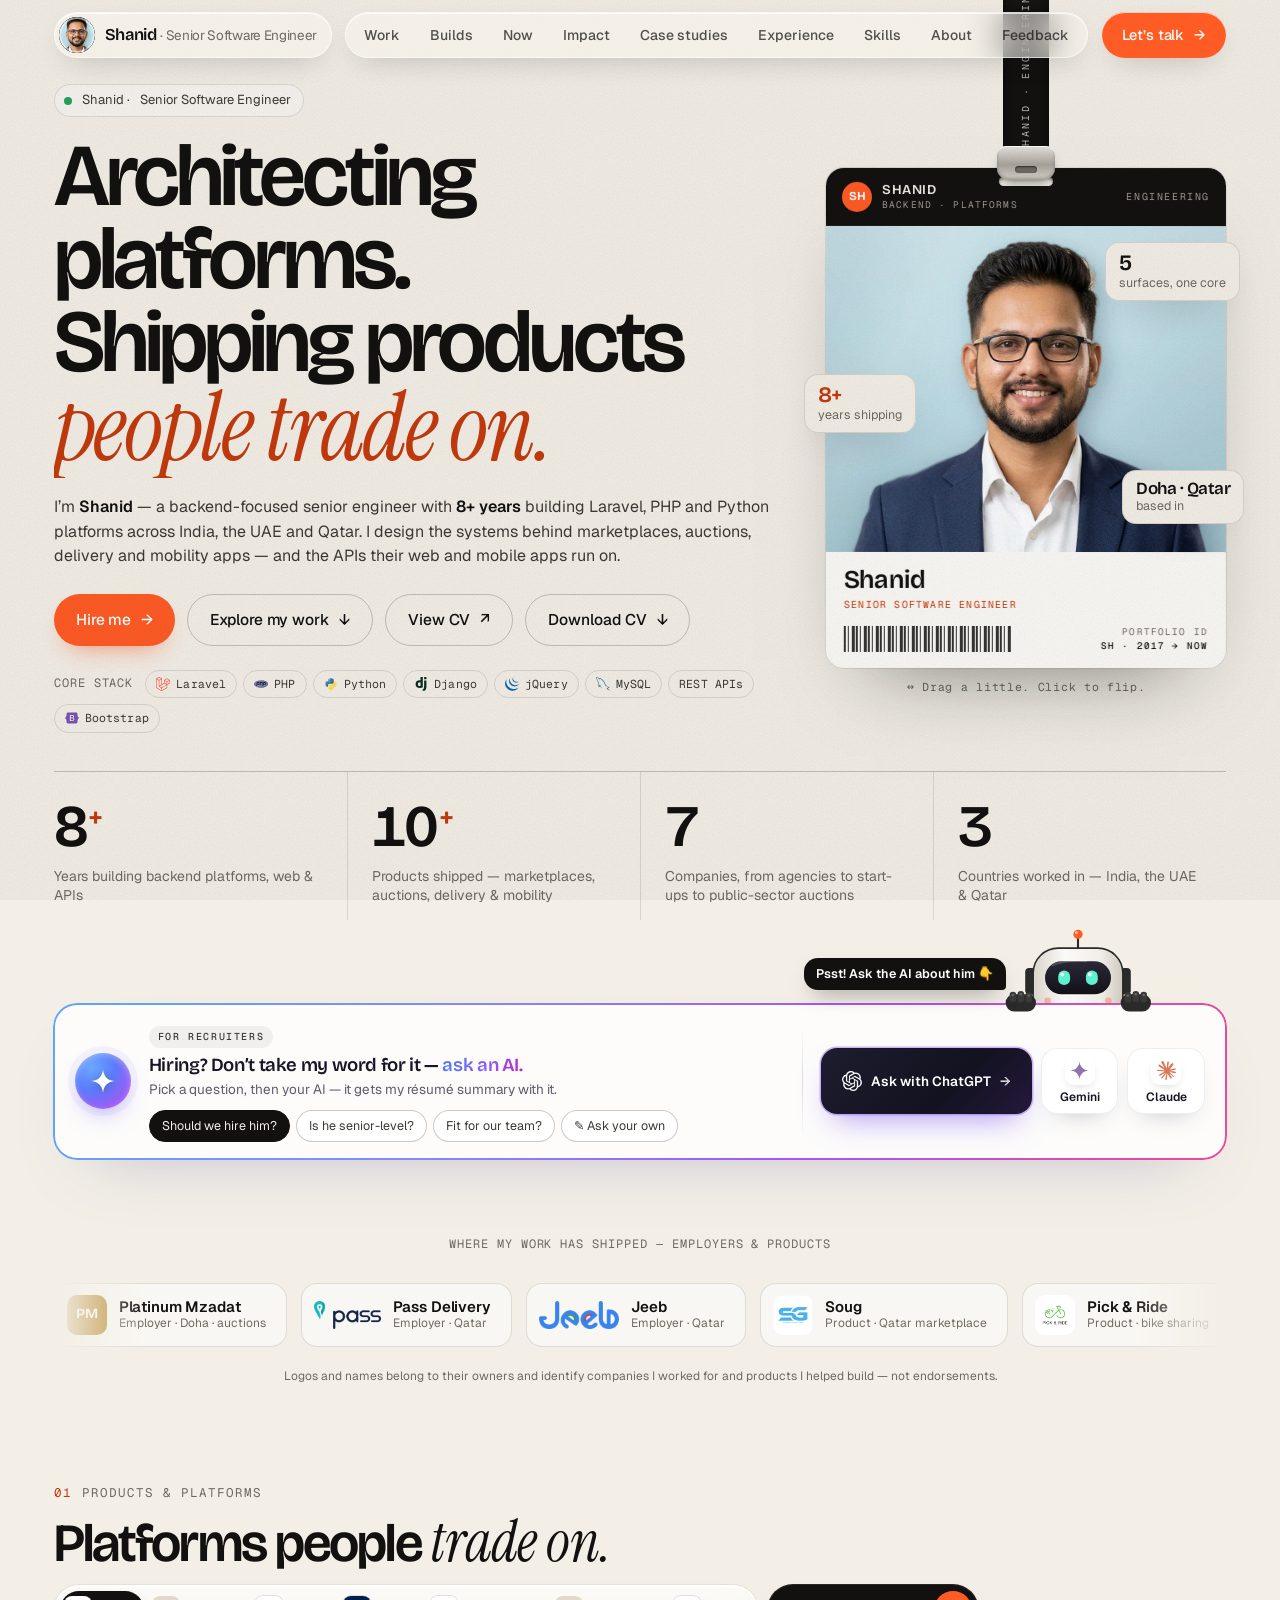
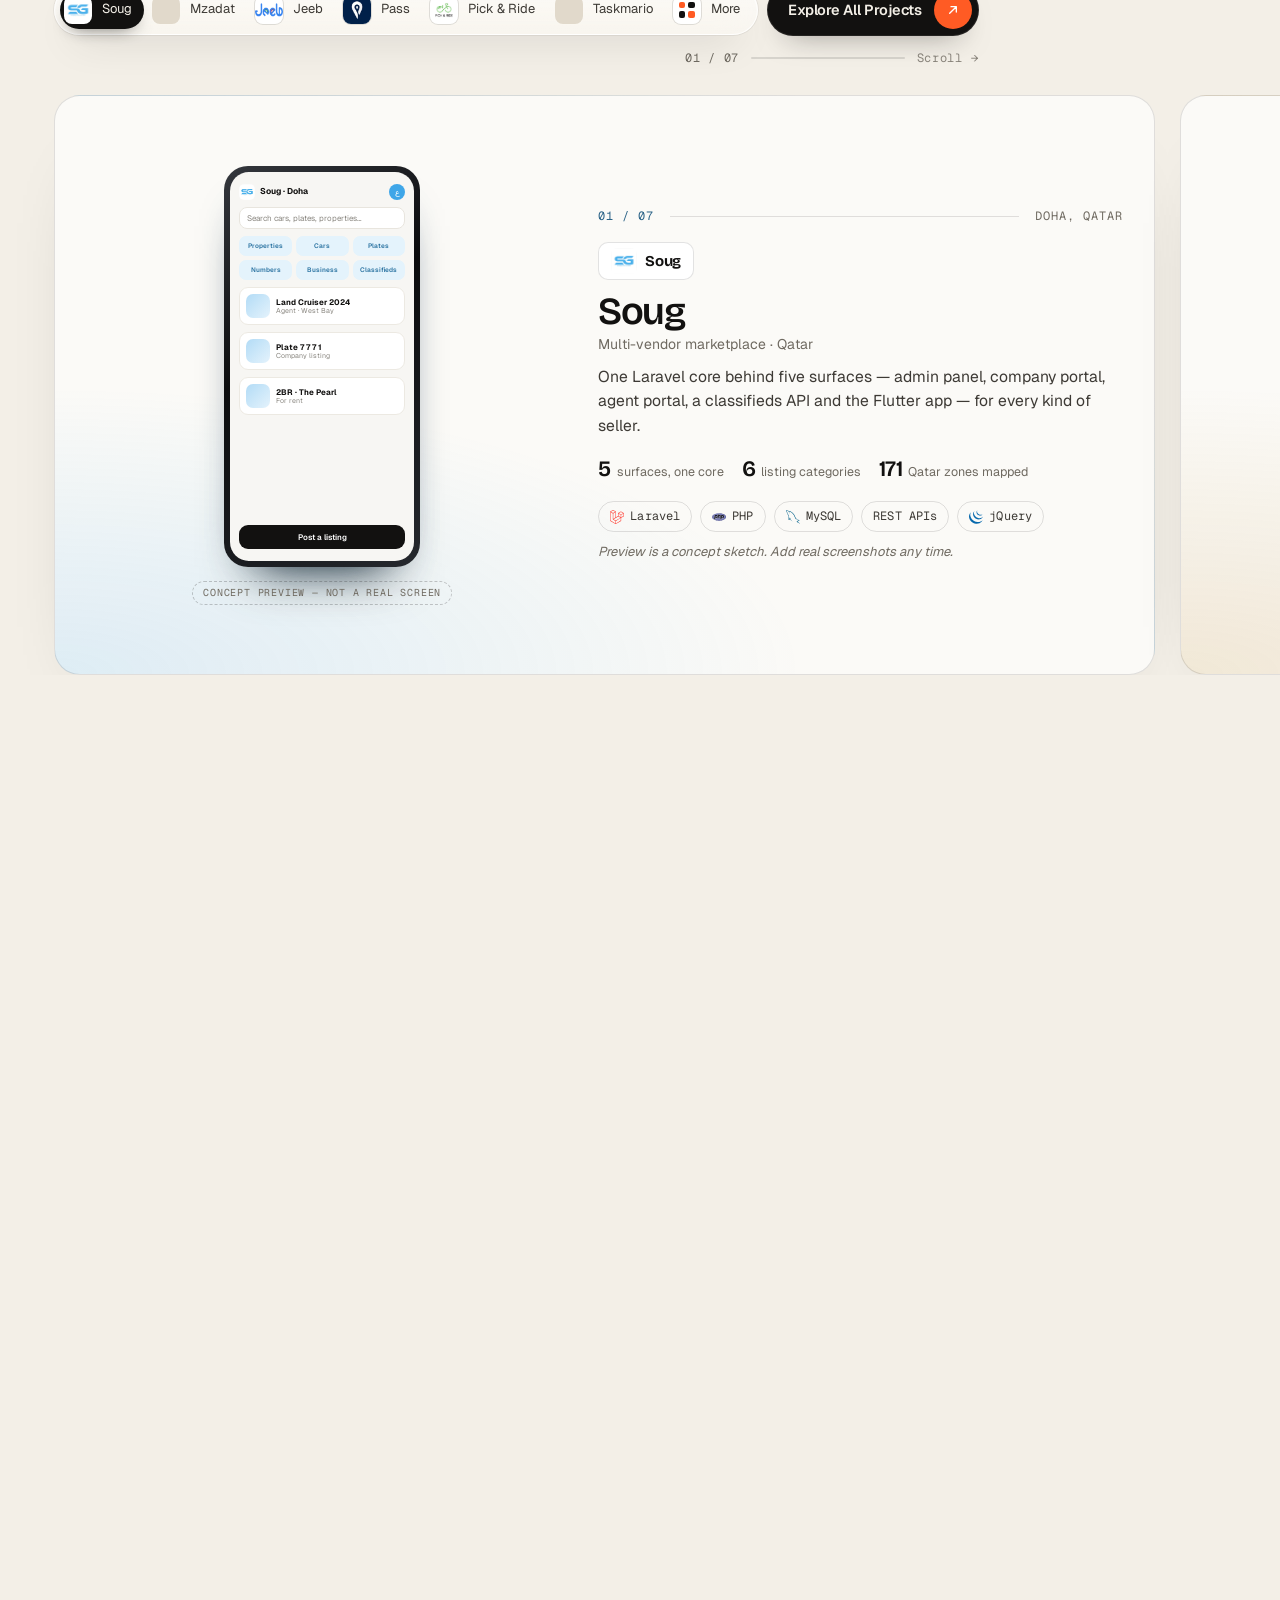
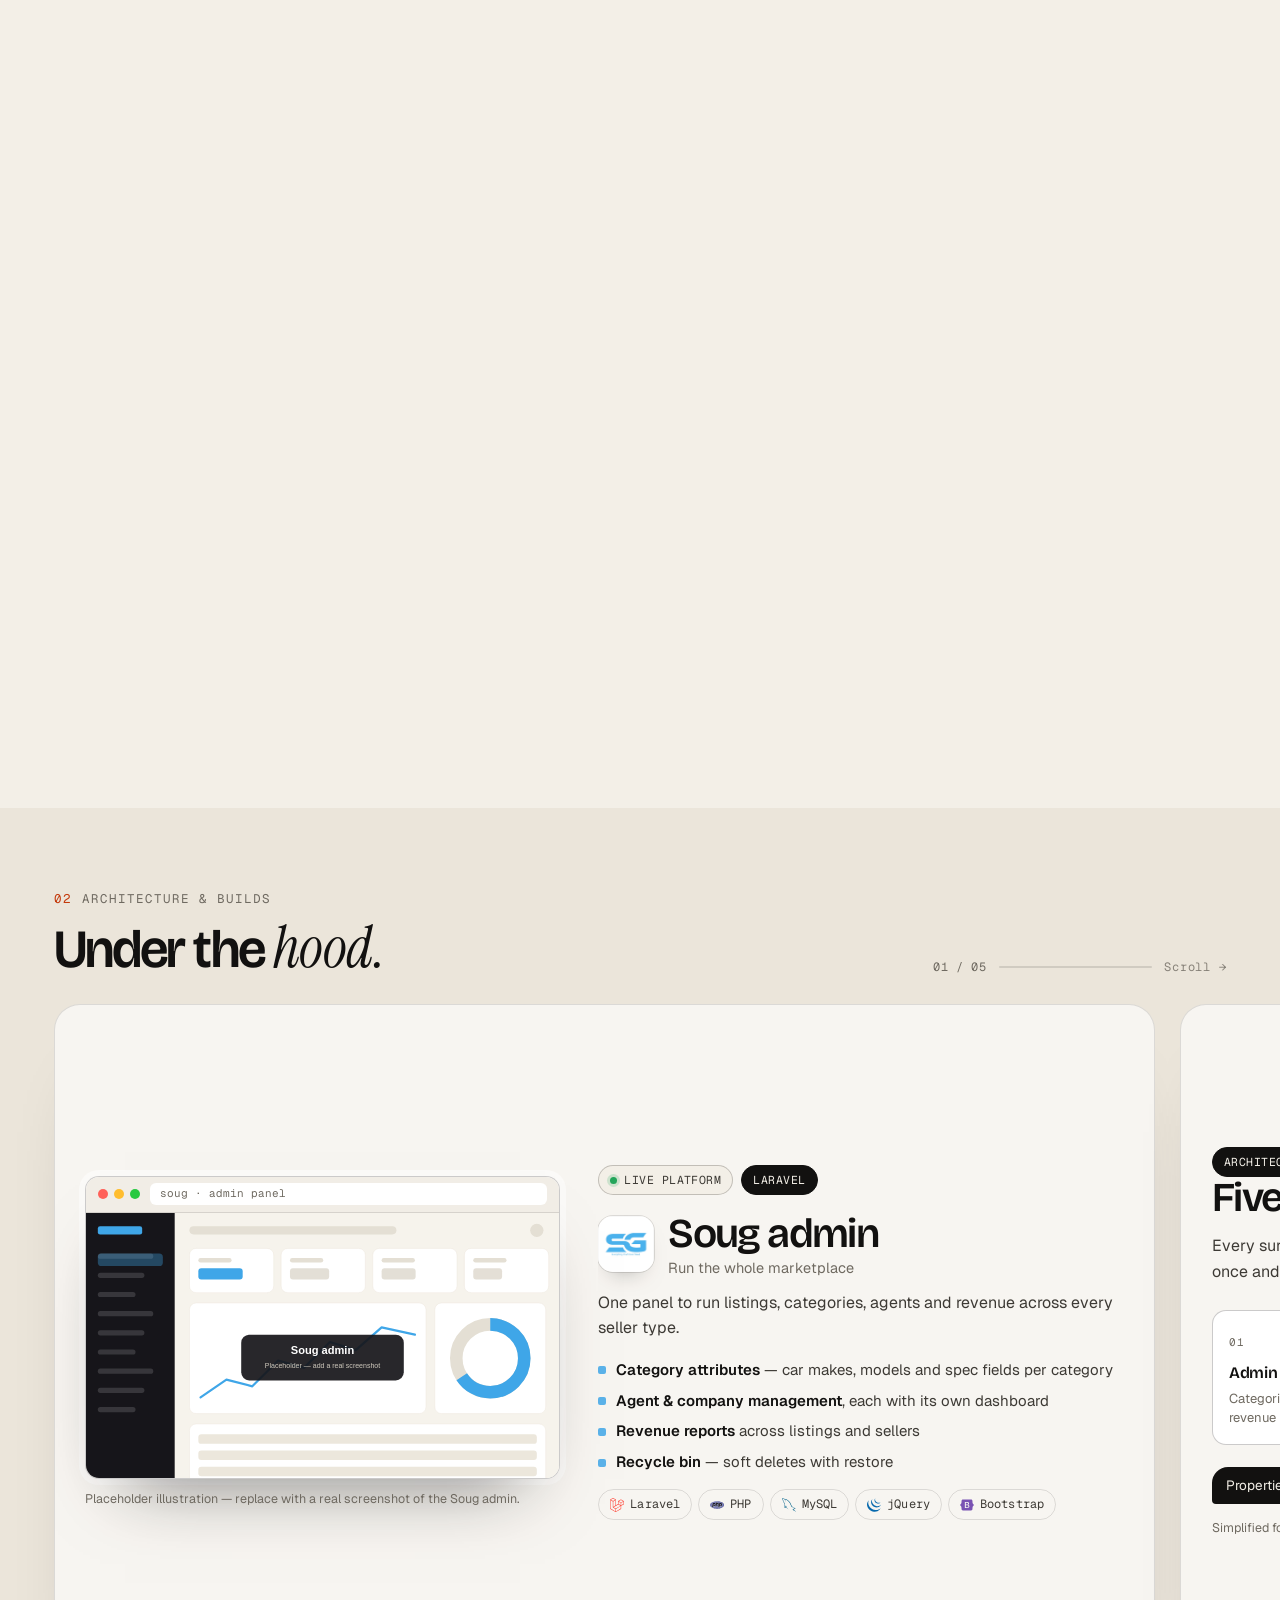
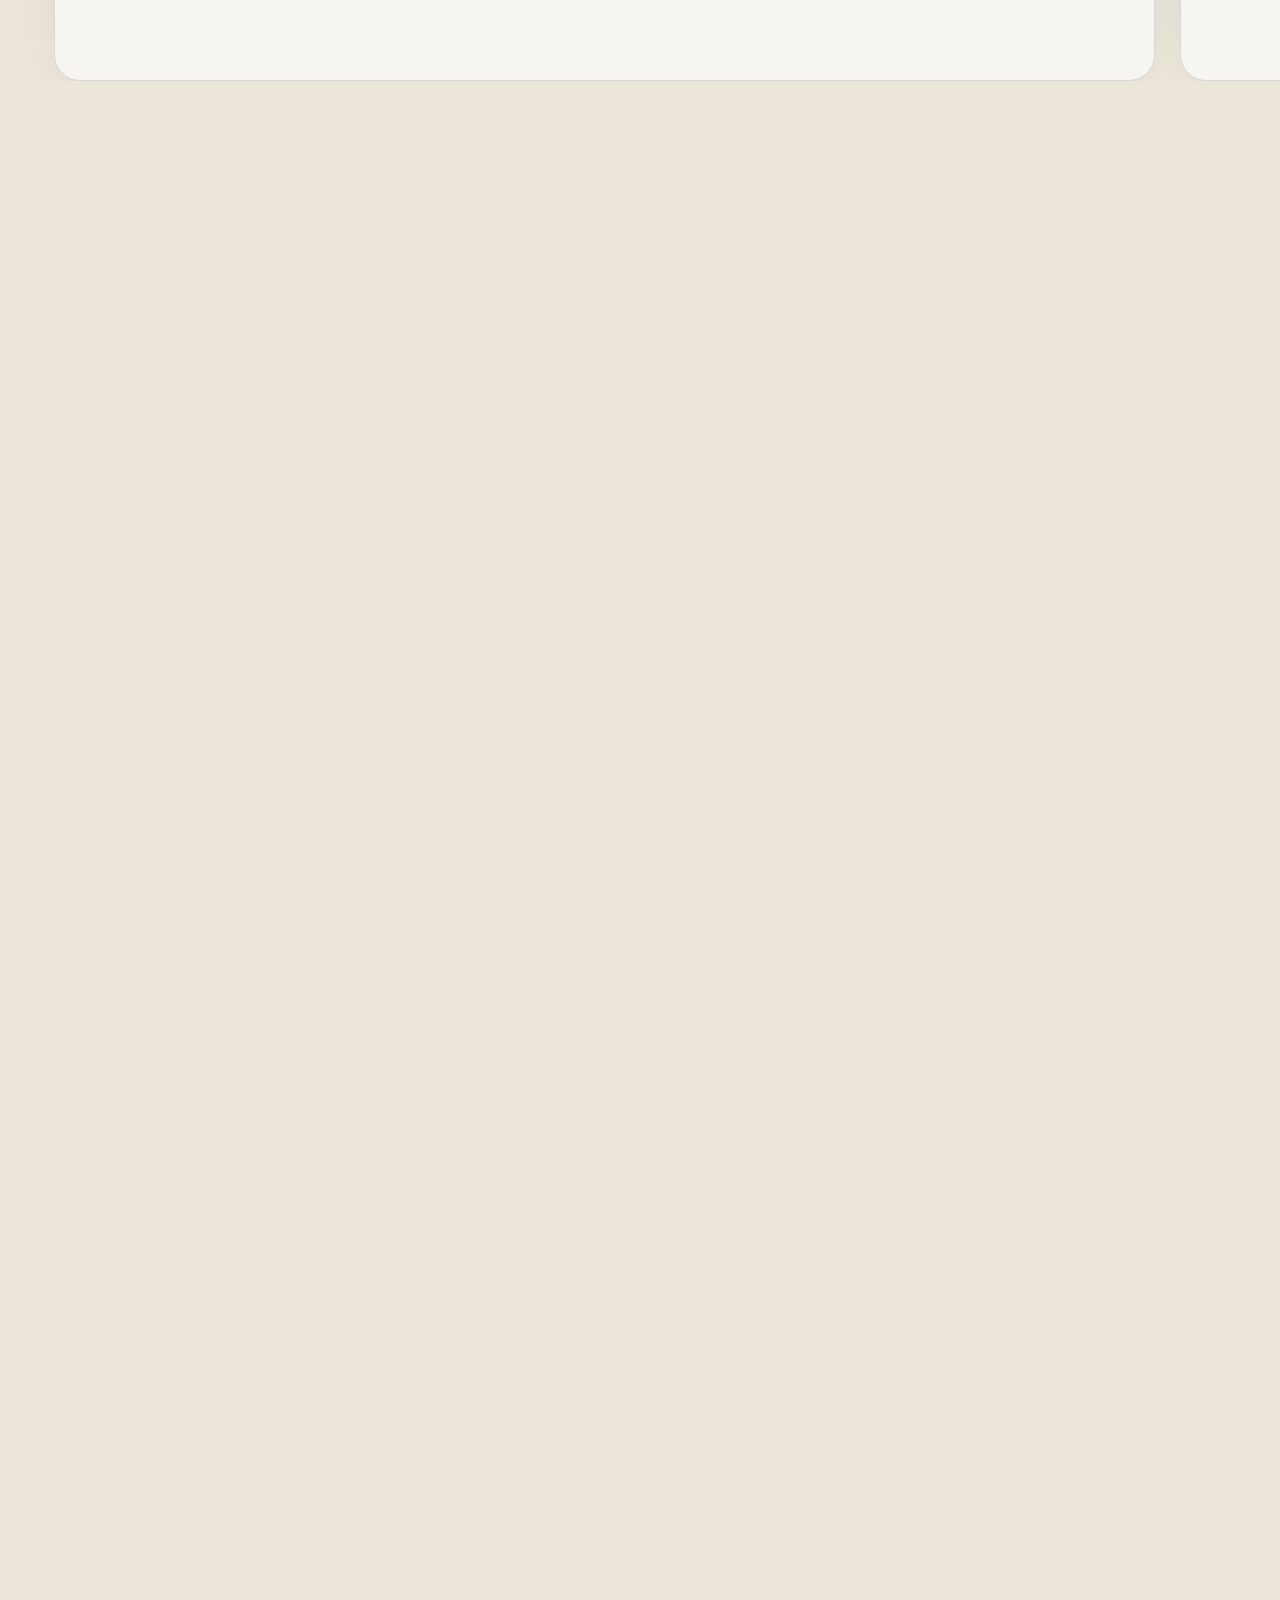
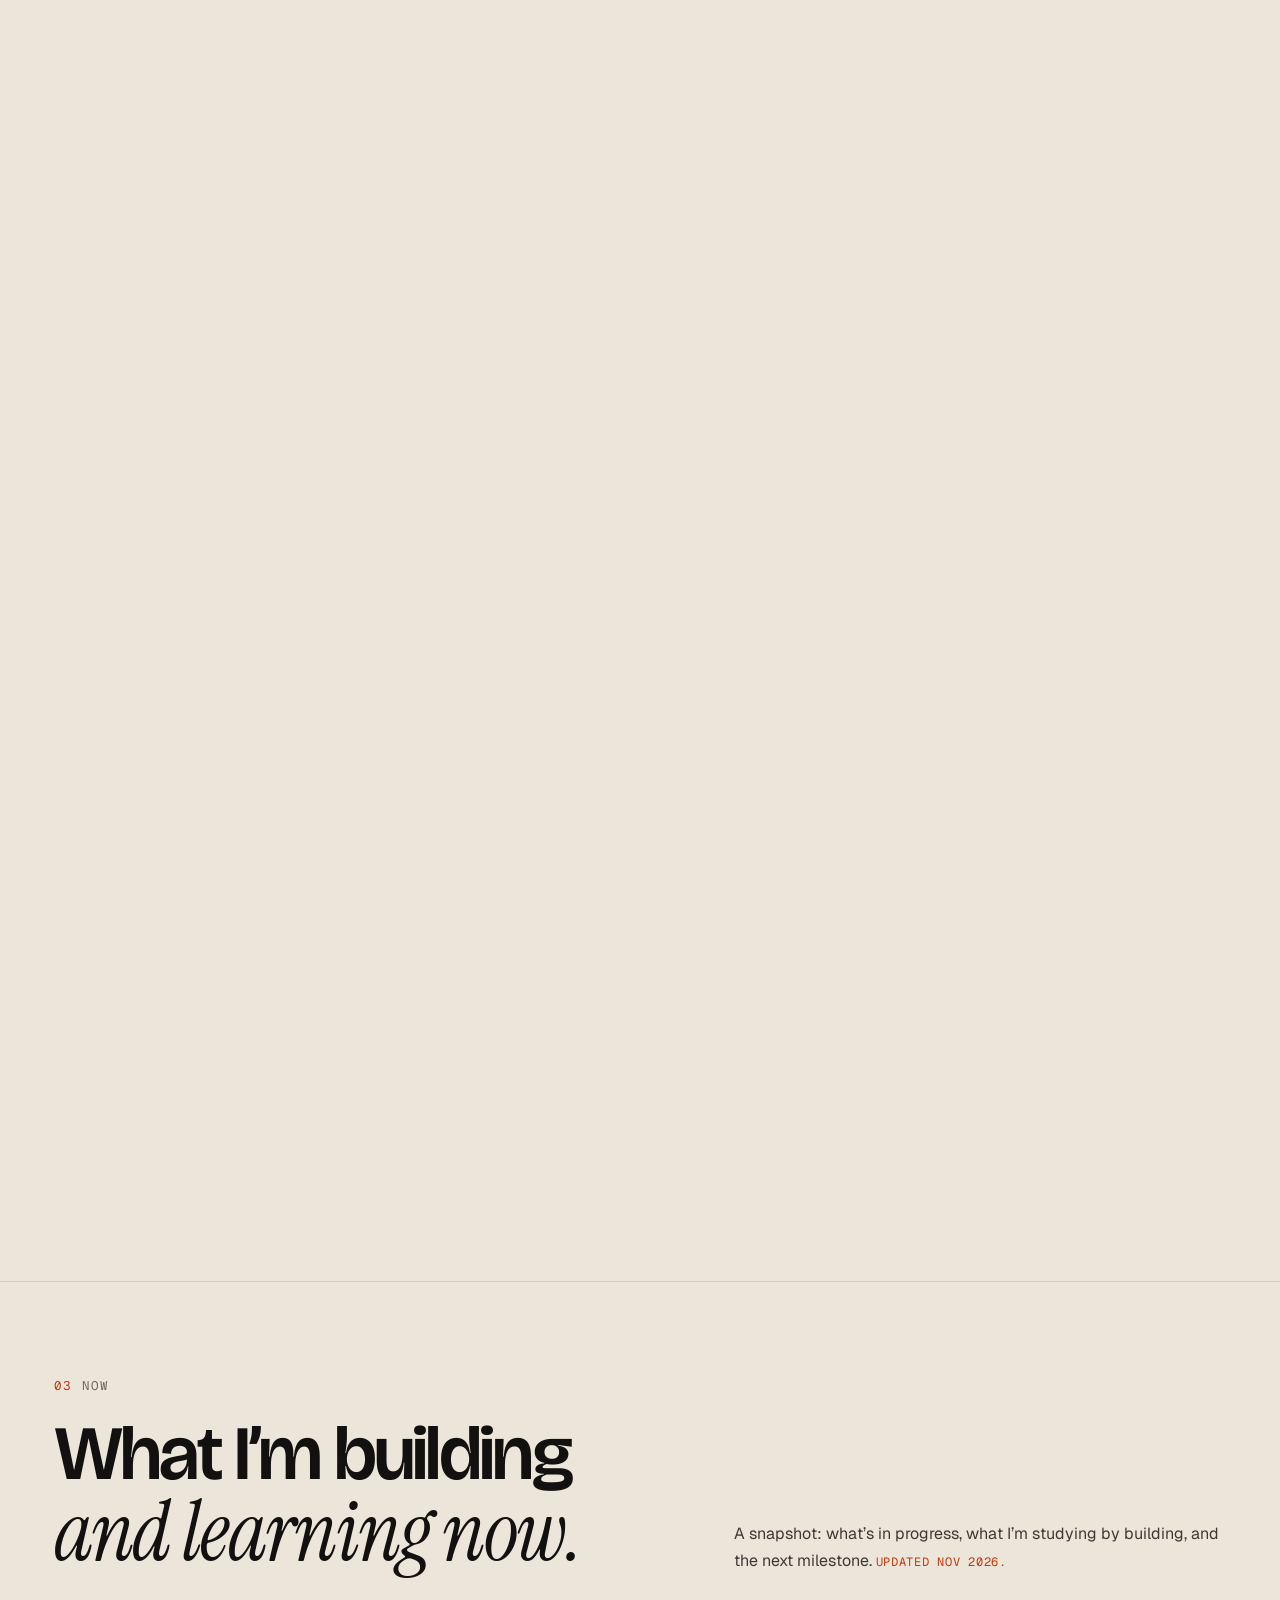
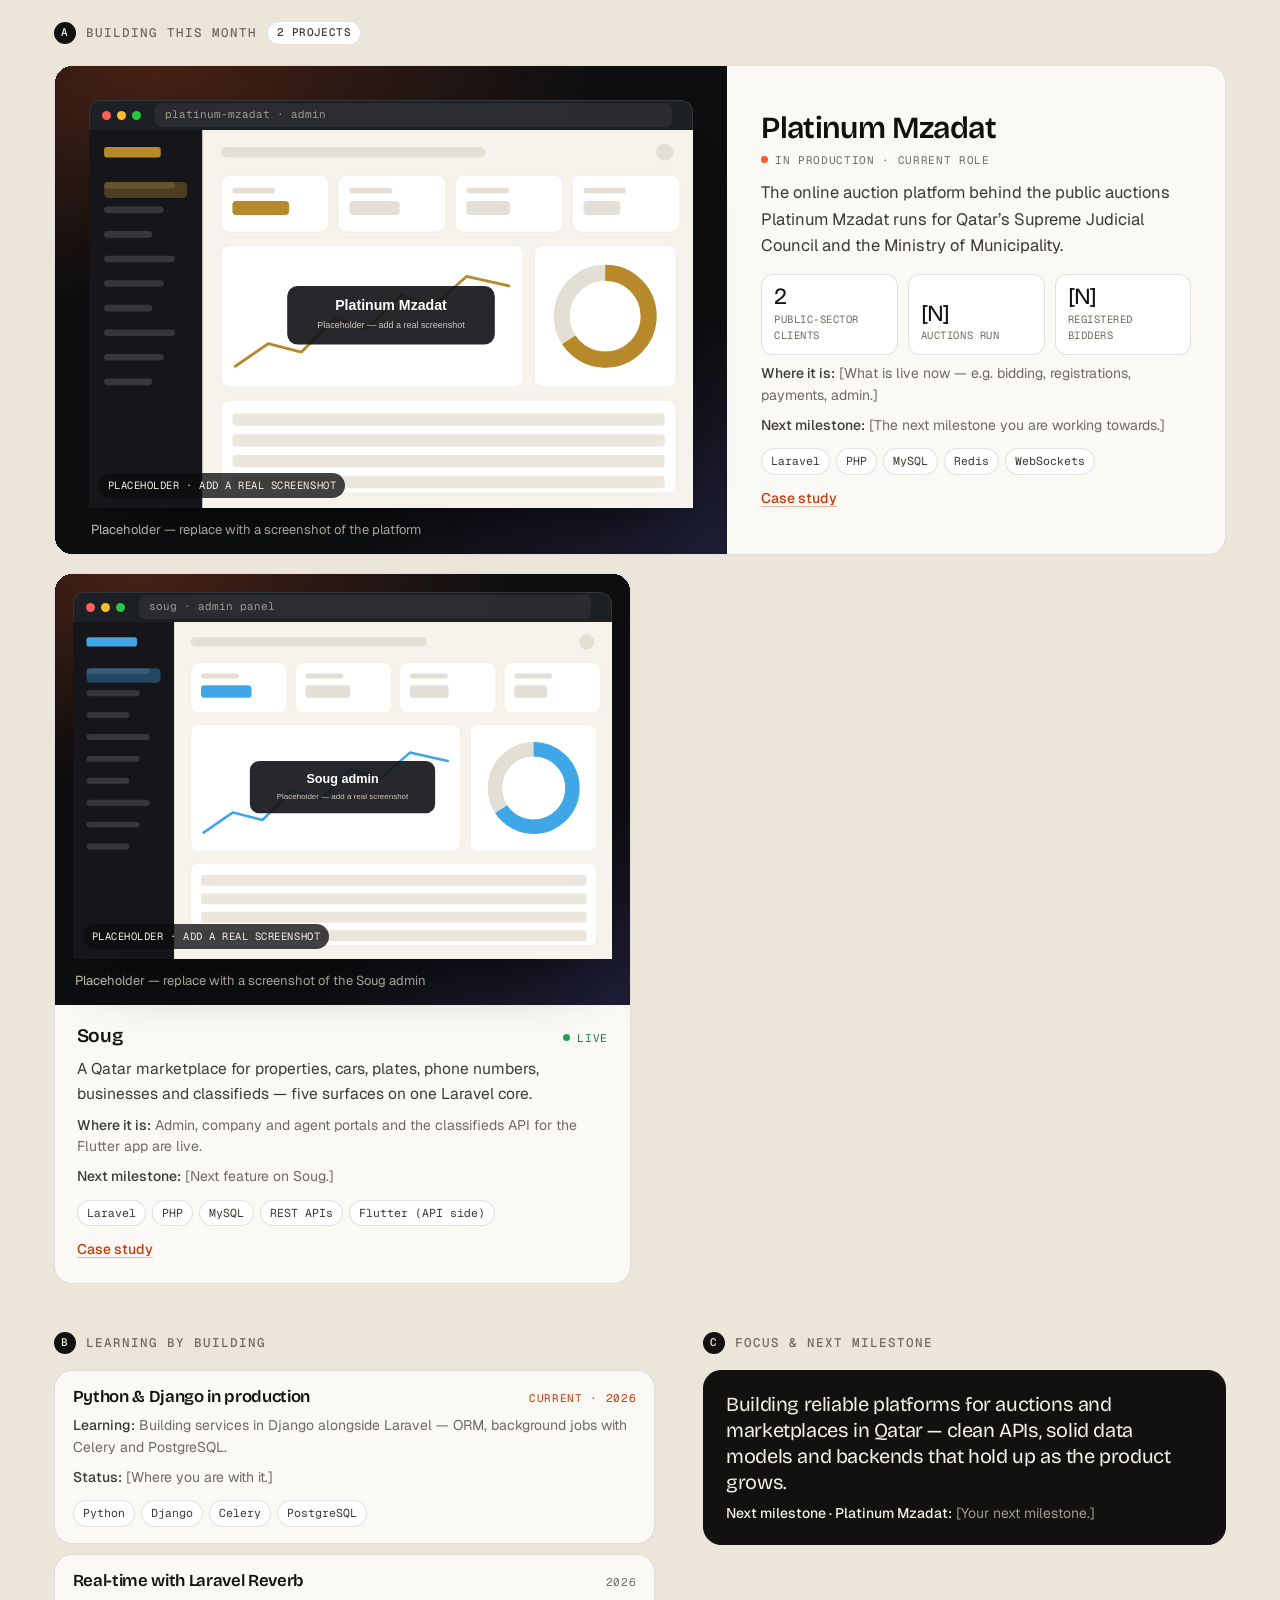
<file: index.html>
<!DOCTYPE html>
<html lang="en">
<head>
  <meta charset="UTF-8">
  <meta name="viewport" content="width=device-width, initial-scale=1, viewport-fit=cover">
  <title>Shanid — Senior Software Engineer · Laravel, PHP &amp; Python</title>
  <meta name="description" content="Shanid is a backend-focused Senior Software Engineer in Doha, Qatar, with 8+ years building Laravel, PHP and Python platforms — marketplaces, auctions, delivery and mobility — across India, the UAE and Qatar.">
  <meta name="author" content="Shanid">
  <meta name="theme-color" content="#f3efe7">
  <link rel="canonical" href="https://techbyshanid.github.io/">

  <!-- Open Graph / social -->
  <meta property="og:type" content="website">
  <meta property="og:site_name" content="Shanid">
  <meta property="og:title" content="Shanid — Senior Software Engineer · Laravel, PHP &amp; Python">
  <meta property="og:description" content="8+ years architecting backend platforms in Qatar, the UAE and India — marketplaces, auctions, delivery and mobility.">
  <meta property="og:url" content="https://techbyshanid.github.io/">
  <meta property="og:image" content="https://techbyshanid.github.io/img/og-image.jpg">
  <meta property="og:image:width" content="1200">
  <meta property="og:image:height" content="630">
  <meta property="og:image:alt" content="Portrait of Shanid, Senior Software Engineer">
  <meta name="twitter:card" content="summary_large_image">
  <meta name="twitter:title" content="Shanid — Senior Software Engineer · Laravel, PHP &amp; Python">
  <meta name="twitter:description" content="8+ years architecting backend platforms in Qatar, the UAE and India.">
  <meta name="twitter:image" content="https://techbyshanid.github.io/img/og-image.jpg">

  <link rel="icon" href="img/favicon.svg" type="image/svg+xml">
  <link rel="apple-touch-icon" href="img/apple-touch-icon.png">

  <link rel="preconnect" href="https://fonts.googleapis.com">
  <link rel="preconnect" href="https://fonts.gstatic.com" crossorigin>
  <link rel="stylesheet" href="https://fonts.googleapis.com/css2?family=Bricolage+Grotesque:opsz,wght@12..96,400..700&family=Geist:wght@400;500;600&family=Geist+Mono:wght@400;500&family=Instrument+Serif:ital@1&display=swap">
  <link rel="preload" as="image" href="img/profile/shanid-960.webp" type="image/webp">
  <link rel="stylesheet" href="css/main.css">
  <link rel="stylesheet" href="css/concierge.css">

  <script>document.documentElement.classList.add('js');if(location.hash.length>1)document.documentElement.classList.add('no-smooth');</script>

  <script type="application/ld+json">
  {
    "@context": "https://schema.org",
    "@type": "Person",
    "name": "Shanid",
    "jobTitle": "Senior Software Engineer",
    "url": "https://techbyshanid.github.io/",
    "image": "https://techbyshanid.github.io/img/profile/shanid-960.jpg",
    "email": "mailto:shanuex@gmail.com",
    "address": { "@type": "PostalAddress", "addressLocality": "Doha", "addressCountry": "QA" },
    "sameAs": ["https://github.com/techbyshanid"],
    "alumniOf": "University of Engineering & Technology, Bangalore",
    "knowsAbout": ["Laravel", "PHP", "Python", "Django", "MySQL", "PostgreSQL", "Redis", "REST APIs", "jQuery", "AWS"]
  }
  </script>
</head>

<body>
  <a class="skip-link" href="#main">Skip to content</a>
  <div class="progress" aria-hidden="true"></div>
  <div class="grain" aria-hidden="true"></div>

  <!-- ===================================================== Navigation -->
  <header class="nav" id="nav">
    <div class="wrap">
      <a class="brand pill" href="#top" aria-label="Shanid — back to top">
        <span class="brand-mark" aria-hidden="true">SH</span>
        <span class="brand-name">Shanid <span class="brand-role">· Senior Software Engineer</span></span>
      </a>

      <nav class="tabs pill" id="tabs" aria-label="Sections">
        <span class="tab-ind" aria-hidden="true"></span>
        <a href="#work">Work</a>
        <a href="#builds">Builds</a>
        <a href="#now">Now</a>
        <a href="#impact">Impact</a>
        <a href="#cases">Case studies</a>
        <a href="#experience">Experience</a>
        <a href="#skills">Skills</a>
        <a href="#about">About</a>
        <a href="#feedback">Feedback</a>
        <a href="#contact" class="tab-contact">Contact</a>
      </nav>

      <a class="btn nav-cta" href="#work-with-me">Let’s talk <span class="arrow" aria-hidden="true">→</span></a>

      <button class="menu-btn pill" type="button" aria-expanded="false" aria-controls="menu" aria-label="Open menu">
        <span class="bars" aria-hidden="true"></span>
      </button>
    </div>
  </header>

  <div class="menu" id="menu" aria-label="Site menu" hidden>
    <ol>
      <li><a href="#work">Work</a></li>
      <li><a href="#builds">Builds</a></li>
      <li><a href="#now">Now</a></li>
      <li><a href="#impact">Impact</a></li>
      <li><a href="#cases">Case studies</a></li>
      <li><a href="#experience">Experience</a></li>
      <li><a href="#skills">Skills</a></li>
      <li><a href="#about">About</a></li>
      <li><a href="#feedback">Feedback</a></li>
      <li><a href="#contact">Contact</a></li>
    </ol>
    <div class="menu-foot">
      <a href="mailto:shanuex@gmail.com">shanuex@gmail.com</a>
      <a href="https://github.com/techbyshanid" target="_blank" rel="noopener">GitHub</a>
      <a href="files/Shanid-Senior-Software-Engineer-CV.pdf" target="_blank" rel="noopener">View CV</a>
      <a href="files/Shanid-Senior-Software-Engineer-CV.pdf" download>Download CV</a>
    </div>
  </div>

  <main id="main">

    <!-- ===================================================== Hero -->
    <section class="hero" id="top" aria-labelledby="hero-title">
      <div class="wrap">
        <div class="hero-grid">
          <div class="hero-copy">
            <p class="status" data-reveal style="--d:.05s">
              <span class="dot" aria-hidden="true"></span>
              <span class="status-name">Shanid ·</span> Senior Software Engineer
            </p>

            <h1 id="hero-title">
              <span class="line"><span style="--d:.1s">Architecting</span></span>
              <span class="line"><span style="--d:.18s">platforms.</span></span>
              <span class="line"><span style="--d:.26s">Shipping products</span></span>
              <span class="line"><span style="--d:.34s" class="serif">people trade on.</span></span>
            </h1>

            <p class="hero-lead" data-reveal style="--d:.5s">
              I’m <strong>Shanid</strong> — a backend-focused senior engineer with <strong>8+ years</strong> building
              Laravel, PHP and Python platforms across India, the UAE and Qatar. I design the systems behind
              marketplaces, auctions, delivery and mobility apps — and the APIs their web and mobile apps run on.
            </p>

            <div class="hero-ctas" data-reveal style="--d:.6s">
              <a class="btn btn-hire" href="#work-with-me">Hire me <span class="arrow" aria-hidden="true">→</span></a>
              <a class="btn ghost" href="#work">Explore my work <span class="arrow" aria-hidden="true">↓</span></a>
              <a class="btn ghost" href="files/Shanid-Senior-Software-Engineer-CV.pdf" target="_blank" rel="noopener">View CV <span class="arrow" aria-hidden="true">↗</span></a>
              <a class="btn ghost" href="files/Shanid-Senior-Software-Engineer-CV.pdf" download="Shanid-Senior-Software-Engineer-CV.pdf" type="application/pdf">Download CV <span class="arrow" aria-hidden="true">↓</span><span class="sr-only"> (PDF, 205 KB)</span></a>
            </div>

            <div class="hero-stack" data-reveal style="--d:.7s">
              <span class="label">Core stack</span>
              <span class="chip">Laravel</span>
              <span class="chip">PHP</span>
              <span class="chip">Python</span>
              <span class="chip">Django</span>
              <span class="chip">jQuery</span>
              <span class="chip">MySQL</span>
              <span class="chip">REST APIs</span>
              <span class="chip">Bootstrap</span>
            </div>
          </div>

          <div class="portrait" data-reveal="scale" style="--d:.2s">
            <div class="idbadge" data-badge>
              <div class="badge-swing">
                <span class="badge-strap" aria-hidden="true"><span>SHANID · ENGINEERING · SHANID · ENGINEERING</span></span>
                <span class="badge-clip" aria-hidden="true"></span>
                <div class="badge-tilt">
                  <button type="button" class="badge-card" aria-pressed="false" aria-label="ID badge for Shanid. Flip to see career stats.">
                    <span class="badge-face badge-front">
                      <span class="bf-head"><span class="bf-mark">SH</span><span class="bf-org">SHANID<small>BACKEND · PLATFORMS</small></span><span class="bf-slot" aria-hidden="true"></span><span class="bf-tag">ENGINEERING</span></span>
                      <span class="bf-photo">
                        <picture>
                          <source srcset="img/profile/shanid-480.webp 480w, img/profile/shanid-960.webp 960w" sizes="(min-width: 960px) 520px, 90vw" type="image/webp">
                          <img src="img/profile/shanid-960.jpg" width="960" height="960" alt="Shanid in a dark blazer and white shirt, smiling" fetchpriority="high" draggable="false">
                        </picture>
                        <span class="bf-holo" aria-hidden="true"></span>
                      </span>
                      <span class="bf-body">
                        <span class="bf-name">Shanid</span>
                        <span class="bf-role">SENIOR SOFTWARE ENGINEER</span>
                        <span class="bf-row"><span class="bf-bars" aria-hidden="true"></span><span class="bf-id">PORTFOLIO ID<b>SH · 2017 → NOW</b></span></span>
                      </span>
                    </span>
                    <span class="badge-face badge-back" aria-hidden="true">
                      <span class="bb-top"><span class="bf-mark">SH</span><span>THE SHORT VERSION</span></span>
                      <span class="bb-title">Built for <em>production.</em></span>
                      <span class="bb-stats">
                        <span><b>8+</b>years</span>
                        <span><b>10+</b>products shipped</span>
                        <span><b>7</b>companies</span>
                        <span><b>3</b>countries</span>
                      </span>
                      <span class="bb-where">Shipped across Qatar · UAE · India</span>
                      <span class="bb-foot"><span>BCA, Computer Applications</span><span>Laravel · PHP · Python</span></span>
                      <span class="bb-hint">Click to flip back</span>
                    </span>
                  </button>
                </div>
              </div>
            </div>
            <div class="float-tag t1 drift" aria-hidden="true"><b>5</b>surfaces, one core</div>
            <div class="float-tag t2 drift slow" aria-hidden="true"><b>8+</b>years shipping</div>
            <div class="float-tag t3 drift" aria-hidden="true"><b>Doha · Qatar</b>based in</div>
            <p class="badge-hint" aria-hidden="true"><span class="h-fine">↔ Drag a little. Click to flip.</span><span class="h-touch">Tap the badge to flip it.</span></p>
          </div>
        </div>

        <ul class="proof" aria-label="Highlights">
          <li class="proof-item" data-reveal style="--d:.05s">
            <div class="proof-value"><span data-count="8">8</span><sup>+</sup></div>
            <p class="proof-label">Years building backend platforms, web &amp; APIs</p>
          </li>
          <li class="proof-item" data-reveal style="--d:.12s">
            <div class="proof-value"><span data-count="10">10</span><sup>+</sup></div>
            <p class="proof-label">Products shipped — marketplaces, auctions, delivery &amp; mobility</p>
          </li>
          <li class="proof-item" data-reveal style="--d:.19s">
            <div class="proof-value"><span data-count="7">7</span></div>
            <p class="proof-label">Companies, from agencies to start-ups to public-sector auctions</p>
          </li>
          <li class="proof-item" data-reveal style="--d:.26s">
            <div class="proof-value"><span data-count="3">3</span></div>
            <p class="proof-label">Countries worked in — India, the UAE &amp; Qatar</p>
          </li>
        </ul>

        <div class="ask-zone" id="ask-ai" data-reveal>
          <div class="minion2 peekbot" aria-hidden="true">
            <svg class="m2-head" viewBox="0 0 200 120">
              <defs>
                <linearGradient id="pbShellA" x1="0" x2="1"><stop offset="0" stop-color="#d9d4cb"/><stop offset=".35" stop-color="#fbfaf7"/><stop offset=".75" stop-color="#f1eee8"/><stop offset="1" stop-color="#cfc9be"/></linearGradient>
                <linearGradient id="pbVisorA" x1="0" y1="0" x2="0" y2="1"><stop offset="0" stop-color="#2a2838"/><stop offset="1" stop-color="#121119"/></linearGradient>
              </defs>
              <g class="m2-hair">
                <path d="M100 34 V14" stroke="#2a2a2a" stroke-width="3.2" stroke-linecap="round"/>
                <circle cx="100" cy="11" r="7" fill="#ff5a1f"/><circle cx="97.6" cy="8.6" r="2.2" fill="#fff" opacity=".7"/>
              </g>
              <rect x="20" y="62" width="16" height="40" rx="6" fill="#2a2a2a"/>
              <rect x="164" y="62" width="16" height="40" rx="6" fill="#2a2a2a"/>
              <rect x="32" y="32" width="136" height="120" rx="38" fill="url(#pbShellA)" stroke="#2a2a2a" stroke-width="2.5"/>
              <rect x="50" y="52" width="100" height="50" rx="25" fill="url(#pbVisorA)"/>
              <g class="m2-iris">
                <rect x="70" y="66" width="18" height="22" rx="9" fill="#5ef0d0"/>
                <rect x="112" y="66" width="18" height="22" rx="9" fill="#5ef0d0"/>
                <circle cx="76" cy="72" r="3" fill="#fff" opacity=".85"/><circle cx="118" cy="72" r="3" fill="#fff" opacity=".85"/>
              </g>
              <rect class="m2-lid" x="50" y="52" width="100" height="50" rx="25" fill="#121119"/>
              <path d="M62 58 C 74 52, 96 50, 112 52" stroke="#fff" stroke-width="3" stroke-linecap="round" fill="none" opacity=".18"/>
              <circle cx="54" cy="112" r="5" fill="#ff5a1f" opacity=".35"/><circle cx="146" cy="112" r="5" fill="#ff5a1f" opacity=".35"/>
            </svg>
            <svg class="m2-glove m2-l" viewBox="0 0 54 40"><rect x="4" y="8" width="46" height="26" rx="13" fill="#2a2a2a"/><rect x="10" y="4" width="10" height="16" rx="5" fill="#3a3a3a"/><rect x="22" y="3" width="10" height="17" rx="5" fill="#3a3a3a"/><rect x="34" y="5" width="10" height="16" rx="5" fill="#3a3a3a"/><circle cx="15" cy="9" r="1.8" fill="#6a6a6a"/><circle cx="27" cy="8" r="1.8" fill="#6a6a6a"/><circle cx="39" cy="10" r="1.8" fill="#6a6a6a"/></svg>
            <svg class="m2-glove m2-r" viewBox="0 0 54 40"><rect x="4" y="8" width="46" height="26" rx="13" fill="#2a2a2a"/><rect x="10" y="5" width="10" height="16" rx="5" fill="#3a3a3a"/><rect x="22" y="3" width="10" height="17" rx="5" fill="#3a3a3a"/><rect x="34" y="4" width="10" height="16" rx="5" fill="#3a3a3a"/><circle cx="15" cy="10" r="1.8" fill="#6a6a6a"/><circle cx="27" cy="8" r="1.8" fill="#6a6a6a"/><circle cx="39" cy="9" r="1.8" fill="#6a6a6a"/></svg>
            <span class="m2-say">Psst! Ask the AI about him 👇</span>
          </div>
        <div class="ask-ai" data-ask-ai>
          <span class="ask-orb" aria-hidden="true"><svg viewBox="0 0 24 24"><path fill="#fff" d="M12 1.5C13 8 16 11 22.5 12 16 13 13 16 12 22.5 11 16 8 13 1.5 12 8 11 11 8 12 1.5Z"/></svg></span>
          <div class="ask-ai-copy">
            <span class="ask-eyebrow">For recruiters</span>
            <p class="ask-title">Hiring? Don’t take my word for it — <span class="ask-grad">ask an AI.</span></p>
            <p class="ask-sub">Pick a question, then your AI — it gets my résumé summary with it.</p>
            <div class="ask-ai-qs" role="radiogroup" aria-label="Choose a question">
              <button type="button" role="radio" aria-checked="true" data-q="hire">Should we hire him?</button>
              <button type="button" role="radio" aria-checked="false" tabindex="-1" data-q="senior">Is he senior-level?</button>
              <button type="button" role="radio" aria-checked="false" tabindex="-1" data-q="fit">Fit for our team?</button>
              <button type="button" role="radio" aria-checked="false" tabindex="-1" data-q="custom">✎ Ask your own</button>
            </div>
            <label class="ask-ai-own" hidden><span class="sr-only">Your question</span><input type="text" maxlength="240" placeholder="e.g. Could he lead a Laravel team of five?"></label>
          </div>
          <span class="ask-divider" aria-hidden="true"></span>
          <div class="ask-ai-go" aria-label="Ask an AI about Shanid">
            <a class="ai-opt is-active" data-ai="chatgpt" href="#" target="_blank" rel="noopener">
              <span class="ai-compact" aria-hidden="true"><span class="ai-ico"><img src="img/tech/openai.svg" alt="" width="24" height="24"></span><span>ChatGPT</span></span>
              <span class="ai-wide"><img src="img/tech/openai.svg" alt="" width="26" height="26"><span>Ask with ChatGPT</span><span class="arrow" aria-hidden="true">→</span></span>
            </a>
            <a class="ai-opt" data-ai="gemini" href="#" target="_blank" rel="noopener">
              <span class="ai-compact" aria-hidden="true"><span class="ai-ico"><img src="img/tech/gemini.svg" alt="" width="24" height="24"></span><span>Gemini</span></span>
              <span class="ai-wide"><img src="img/tech/gemini.svg" alt="" width="26" height="26"><span>Ask with Gemini</span><span class="arrow" aria-hidden="true">→</span></span>
            </a>
            <a class="ai-opt" data-ai="claude" href="#" target="_blank" rel="noopener">
              <span class="ai-compact" aria-hidden="true"><span class="ai-ico"><img src="img/tech/claude.svg" alt="" width="24" height="24"></span><span>Claude</span></span>
              <span class="ai-wide"><img src="img/tech/claude.svg" alt="" width="26" height="26"><span>Ask with Claude</span><span class="arrow" aria-hidden="true">→</span></span>
            </a>
          </div>
        </div>
        </div>


        <div class="logos" data-reveal>
          <p class="logos-title">Where my work has shipped — employers &amp; products</p>
          <div class="marquee" id="logo-marquee">
            <ul class="marquee-track" id="logo-track" aria-label="Companies and products"></ul>
          </div>
          <p class="logos-note">Logos and names belong to their owners and identify companies I worked for and products I helped build — not endorsements.</p>
        </div>
      </div>
    </section>

    <!-- ===================================================== Products -->
    <section class="work work-light hs" id="work" aria-labelledby="work-title" data-hscroll>
      <div class="hs-sticky">
        <div class="wrap hs-head">
          <div>
            <p class="eyebrow"><span class="num">01</span> Products &amp; platforms</p>
            <h2 class="hs-title" id="work-title">Platforms people <span class="serif">trade on.</span></h2>
          </div>
          <div class="hs-meta">
            <div class="app-index-row">
              <nav class="app-index" id="app-index" aria-label="Jump to a product"></nav>
              <a class="btn all-projects-btn ix-all" href="projects/" target="_blank" rel="noopener" data-showcase-link data-track="projects-showcase">
                <span>Explore All Projects</span>
                <span class="ap-ico" aria-hidden="true"><svg viewBox="0 0 24 24" fill="none" stroke="currentColor" stroke-width="2" stroke-linecap="round" stroke-linejoin="round"><path d="M7 17 17 7M9 7h8v8"/></svg></span>
                <span class="sr-only"> (opens in a new tab)</span>
              </a>
            </div>
            <div class="hs-status" aria-hidden="true"><span class="hs-count">01 / 07</span><span class="hs-progress"><i></i></span><span class="hs-hint">Scroll →</span></div>
          </div>
        </div>

        <div class="hs-viewport">
          <div class="hs-track" id="apps-track">

            <!-- 1 · Soug -->
            <article class="hcard doha-hcard" id="app-soug" data-short="Soug" data-icon="img/logos/soug.webp" style="--app:#3fa6e8" aria-labelledby="app-soug-name">
              <div class="hcard-media concept-media" aria-hidden="true">
                <div class="cp-phone big">
                  <div class="cp-screen cx-ui">
                    <div class="cx-top"><img src="img/logos/soug.webp" alt="" width="18" height="18"><b>Soug · Doha</b><span>ع</span></div>
                    <div class="cx-search">Search cars, plates, properties…</div>
                    <div class="cx-chips"><span>Properties</span><span>Cars</span><span>Plates</span><span>Numbers</span><span>Business</span><span>Classifieds</span></div>
                    <div class="cx-card"><i></i><span><b>Land Cruiser 2024</b>Agent · West Bay</span></div>
                    <div class="cx-card"><i></i><span><b>Plate 7 7 7 1</b>Company listing</span></div>
                    <div class="cx-card"><i></i><span><b>2BR · The Pearl</b>For rent</span></div>
                    <div class="cx-btn">Post a listing</div>
                  </div>
                </div>
                <span class="concept-tag">Concept preview — not a real screen</span>
              </div>
              <div class="hcard-copy">
                <div class="app-meta-top"><span class="idx">01 / 07</span><span class="bar"></span><span>Doha, Qatar</span></div>
                <span class="doha-logo"><img src="img/logos/soug.webp" width="240" height="240" alt="Soug logo" loading="lazy" decoding="async"><span class="doha-word">Soug</span></span>
                <h3 class="hcard-name" id="app-soug-name">Soug <span class="kind">Multi-vendor marketplace · Qatar</span></h3>
                <p class="app-summary">One Laravel core behind five surfaces — admin panel, company portal, agent portal, a classifieds API and the Flutter app — for every kind of seller.</p>
                <ul class="doha-metrics">
                  <li><b>5</b><span>surfaces, one core</span></li>
                  <li><b>6</b><span>listing categories</span></li>
                  <li><b>171</b><span>Qatar zones mapped</span></li>
                </ul>
                <div class="app-stack"><span class="chip">Laravel</span><span class="chip">PHP</span><span class="chip">MySQL</span><span class="chip">REST APIs</span><span class="chip">jQuery</span></div>
                <p class="app-note">Preview is a concept sketch. Add real screenshots any time.</p>
              </div>
            </article>

            <!-- 2 · Platinum Mzadat -->
            <article class="hcard doha-hcard" id="app-mzadat" data-short="Mzadat" style="--app:#b8892b" aria-labelledby="app-mzadat-name">
              <div class="hcard-media concept-media" aria-hidden="true">
                <div class="cp-phone big">
                  <div class="cp-screen cx-ui">
                    <div class="cx-top"><b>Platinum Mzadat</b><span>ع</span></div>
                    <div class="cx-hero"><b>Live auction</b><span>Lot 24 · Vehicle</span></div>
                    <div class="cx-timer"><span>02<small>hrs</small></span><span>14<small>min</small></span><span>36<small>sec</small></span></div>
                    <div class="cx-card"><i></i><span><b>Current bid</b>QAR [amount]</span></div>
                    <div class="cx-card"><i></i><span><b>[N] bidders</b>watching</span></div>
                    <div class="cx-btn">Place a bid</div>
                  </div>
                </div>
                <span class="concept-tag">Concept preview — not a real screen</span>
              </div>
              <div class="hcard-copy">
                <div class="app-meta-top"><span class="idx">02 / 07</span><span class="bar"></span><span>Doha, Qatar</span></div>
                <span class="doha-logo is-word"><span class="doha-word">Platinum Mzadat</span></span>
                <h3 class="hcard-name" id="app-mzadat-name">Platinum Mzadat <span class="kind">Public-sector auctions · Qatar</span></h3>
                <p class="app-summary">The online auction platform behind the public auctions Platinum Mzadat runs for Qatar’s Supreme Judicial Council and the Ministry of Municipality.</p>
                <ul class="doha-metrics">
                  <li><b>2</b><span>public-sector clients</span></li>
                  <li><b>[N]</b><span>auctions run</span></li>
                  <li><b>Now</b><span>current role</span></li>
                </ul>
                <div class="app-stack"><span class="chip">Laravel</span><span class="chip">PHP</span><span class="chip">MySQL</span><span class="chip">Redis</span></div>
                <p class="app-note">Preview is a concept sketch. Numbers in [brackets] are placeholders.</p>
              </div>
            </article>

            <!-- 3 · Jeeb -->
            <article class="hcard doha-hcard" id="app-jeeb" data-short="Jeeb" data-icon="img/logos/jeeb-icon.webp" style="--app:#3f86ef" aria-labelledby="app-jeeb-name">
              <div class="hcard-media concept-media" aria-hidden="true">
                <div class="cp-phone big">
                  <div class="cp-screen jeeb-ui">
                    <div class="j-top"><b>Deliver to · Doha</b><span>ع</span></div>
                    <div class="j-search">Search groceries…</div>
                    <div class="j-banner"><b>For you</b><span>Personalised picks</span></div>
                    <div class="j-cats"><i></i><i></i><i></i><i></i></div>
                    <div class="j-grid"><i></i><i></i><i></i><i></i></div>
                    <div class="j-cart">Cart · 4 items</div>
                  </div>
                </div>
                <span class="concept-tag">Concept preview — not a real screen</span>
              </div>
              <div class="hcard-copy">
                <div class="app-meta-top"><span class="idx">03 / 07</span><span class="bar"></span><span>Qatar</span></div>
                <span class="doha-logo"><img src="img/logos/jeeb.webp" width="230" height="80" alt="Jeeb logo" loading="lazy" decoding="async"></span>
                <h3 class="hcard-name" id="app-jeeb-name">Jeeb <span class="kind">Grocery delivery · Qatar</span></h3>
                <p class="app-summary">Backend systems and APIs for Jeeb’s web, mobile and enterprise apps — with technical-lead responsibility for backend development.</p>
                <ul class="doha-metrics">
                  <li><b>2023</b><span>joined as Senior</span></li>
                  <li><b>Lead</b><span>backend development</span></li>
                  <li><b>3</b><span>web, mobile &amp; enterprise</span></li>
                </ul>
                <div class="app-stack"><span class="chip">Laravel</span><span class="chip">PHP</span><span class="chip">Python</span><span class="chip">MySQL</span><span class="chip">REST APIs</span></div>
                <p class="app-note">Preview is a concept sketch.</p>
              </div>
            </article>

            <!-- 4 · Pass Delivery -->
            <article class="hcard doha-hcard" id="app-pass" data-short="Pass" data-icon="img/logos/pass-icon.webp" style="--app:#1cc4cc" aria-labelledby="app-pass-name">
              <div class="hcard-media">
                <div class="hstage" data-stage>
                  <figure class="slot s-main"><div class="enter" style="--d:0s"><div class="tilt"><div class="phone"><div class="screen pass-map" style="--ar:9 / 19" role="img" aria-label="Concept sketch of a delivery map screen: route from pick-up to drop-off with the courier on the way">
                    <svg class="pm-map" viewBox="0 0 180 300" preserveAspectRatio="xMidYMid slice" aria-hidden="true">
                      <rect width="180" height="300" fill="#f3f1ec"/>
                      <g fill="#e6e2d9"><rect x="8" y="10" width="46" height="38" rx="4"/><rect x="66" y="10" width="54" height="38" rx="4"/><rect x="132" y="10" width="40" height="70" rx="4"/><rect x="8" y="60" width="46" height="56" rx="4"/><rect x="66" y="60" width="54" height="56" rx="4"/><rect x="8" y="128" width="72" height="44" rx="4"/><rect x="92" y="92" width="80" height="80" rx="4"/><rect x="8" y="184" width="46" height="60" rx="4"/><rect x="66" y="184" width="106" height="60" rx="4"/></g>
                      <g stroke="#fff" stroke-width="6" fill="none"><path d="M0 54 H180 M0 122 H180 M0 178 H180 M60 0 V300 M126 0 V180 M86 122 V300"/></g>
                      <rect x="92" y="196" width="34" height="22" rx="4" fill="#d7ebe4"/>
                      <path class="pm-route" d="M30 238 C 30 200, 60 182, 60 150 S 100 122, 126 112 S 150 70, 150 44" fill="none" stroke="#1cc4cc" stroke-width="4.5" stroke-linecap="round"/>
                      <circle cx="30" cy="238" r="6" fill="#102048"/>
                      <path d="M150 30 c-7 0-12 5-12 11 0 8 12 19 12 19s12-11 12-19c0-6-5-11-12-11z" fill="#1cc4cc"/><circle cx="150" cy="41" r="4" fill="#fff"/>
                      <circle class="pm-car" cx="60" cy="150" r="7" fill="#102048" stroke="#fff" stroke-width="3"/>
                    </svg>
                    <div class="pm-top" aria-hidden="true"><b>pass</b><span>Doha</span></div>
                    <div class="pm-eta" aria-hidden="true">Courier · 6 min</div>
                    <div class="pm-sheet" aria-hidden="true">
                      <b>On the way to pick-up</b>
                      <div class="pm-steps"><i class="on"></i><i class="on"></i><i></i><i></i></div>
                      <span><em class="a"></em>Al Wifaq St</span>
                      <span><em class="b"></em>B Ring Rd</span>
                    </div>
                  </div></div></div></div></figure>
                  <figure class="slot s-left"><div class="enter" style="--d:.12s"><div class="tilt"><div class="phone"><div class="screen cx-ui" style="--ar:9 / 19" role="img" aria-label="Concept sketch of a driver orders list">
                    <div class="cx-top"><b>Orders</b><span>3</span></div>
                    <div class="cx-card"><i></i><span><b>#1042 · Pick-up</b>Al Sadd → Lusail</span></div>
                    <div class="cx-card"><i></i><span><b>#1043 · Drop-off</b>Msheireb</span></div>
                    <div class="cx-card"><i></i><span><b>#1044 · Pick-up</b>The Pearl</span></div>
                    <div class="cx-btn">Accept next</div>
                  </div></div></div></div></figure>
                  <figure class="slot s-right"><div class="enter" style="--d:.22s"><div class="tilt"><div class="phone"><div class="screen cx-ui cx-logo" style="--ar:9 / 19" role="img" aria-label="Pass Delivery logo screen">
                    <img src="img/logos/pass.webp" alt="" width="191" height="80">
                    <span>Delivery, live across Doha</span>
                  </div></div></div></div></figure>
                </div>
                <span class="concept-tag">Concept sketches — not real screens</span>
              </div>
              <div class="hcard-copy">
                <div class="app-meta-top"><span class="idx">04 / 07</span><span class="bar"></span><span>Qatar</span></div>
                <span class="doha-logo"><img src="img/logos/pass.webp" width="191" height="80" alt="Pass logo" loading="lazy" decoding="async"></span>
                <h3 class="hcard-name" id="app-pass-name">Pass Delivery <span class="kind">Logistics · Qatar</span></h3>
                <p class="app-summary">Technical Lead for software engineering at Pass, an on-demand delivery platform in Qatar — the backend, APIs and the team behind the apps.</p>
                <ul class="doha-metrics">
                  <li><b>Tech Lead</b><span>software engineering</span></li>
                  <li><b>[N]</b><span>engineers led</span></li>
                  <li><b>[N]</b><span>apps &amp; services</span></li>
                </ul>
                <div class="app-stack"><span class="chip">Laravel</span><span class="chip">PHP</span><span class="chip">MySQL</span><span class="chip">Redis</span><span class="chip">AWS</span></div>
                <p class="app-note">Screens are concept sketches. Numbers in [brackets] are placeholders.</p>
              </div>
            </article>

            <!-- 5 · Pick & Ride -->
            <article class="hcard doha-hcard" id="app-pickride" data-short="Pick &amp; Ride" data-icon="img/logos/pick-and-ride.webp" style="--app:#3aa564" aria-labelledby="app-pickride-name">
              <div class="hcard-media concept-media" aria-hidden="true">
                <div class="cp-phone big">
                  <div class="cp-screen cx-ui">
                    <div class="cx-top"><img src="img/logos/pick-and-ride.webp" alt="" width="18" height="18"><b>Pick &amp; Ride</b><span>☰</span></div>
                    <div class="cx-map"><i style="left:22%;top:30%"></i><i style="left:58%;top:22%"></i><i style="left:40%;top:58%"></i><i style="left:74%;top:66%"></i><em style="left:46%;top:40%"></em></div>
                    <div class="cx-card"><i></i><span><b>Bike #A-218</b>120 m away · 92% battery</span></div>
                    <div class="cx-btn">Scan to unlock</div>
                  </div>
                </div>
                <span class="concept-tag">Concept preview — not a real screen</span>
              </div>
              <div class="hcard-copy">
                <div class="app-meta-top"><span class="idx">05 / 07</span><span class="bar"></span><span>Qatar · Boost</span></div>
                <span class="doha-logo"><img src="img/logos/pick-and-ride.webp" width="240" height="240" alt="Pick &amp; Ride logo" loading="lazy" decoding="async"><span class="doha-word">Pick &amp; Ride</span></span>
                <h3 class="hcard-name" id="app-pickride-name">Pick &amp; Ride <span class="kind">Dockless bicycle sharing · Qatar</span></h3>
                <p class="app-summary">A dockless bicycle-sharing platform shipped at Boost — the rider app and the backend that runs the fleet.</p>
                <ul class="doha-metrics">
                  <li><b>0→1</b><span>delivered end to end</span></li>
                  <li><b>App + API</b><span>rider app &amp; fleet backend</span></li>
                </ul>
                <div class="app-stack"><span class="chip">Laravel</span><span class="chip">PHP</span><span class="chip">MySQL</span><span class="chip">REST APIs</span></div>
                <p class="app-note">Preview is a concept sketch.</p>
              </div>
            </article>

            <!-- 6 · Taskmario -->
            <article class="hcard doha-hcard" id="app-taskmario" data-short="Taskmario" style="--app:#0a8be6" aria-labelledby="app-taskmario-name">
              <div class="hcard-media concept-media" aria-hidden="true">
                <div class="cp-phone big">
                  <div class="cp-screen cx-ui">
                    <div class="cx-top"><b>Book a service</b><span>☰</span></div>
                    <div class="cx-search">What do you need done?</div>
                    <div class="cx-grid"><span>Cleaning</span><span>Plumbing</span><span>AC repair</span><span>Electrical</span><span>Painting</span><span>Moving</span></div>
                    <div class="cx-card"><i></i><span><b>Tomorrow · 10:00</b>Deep cleaning · 3 hrs</span></div>
                    <div class="cx-btn">Confirm booking</div>
                  </div>
                </div>
                <span class="concept-tag">Concept preview — not a real screen</span>
              </div>
              <div class="hcard-copy">
                <div class="app-meta-top"><span class="idx">06 / 07</span><span class="bar"></span><span>Home services</span></div>
                <span class="doha-logo"><img src="img/logos/taskmario.webp" width="378" height="71" alt="Taskmario logo" loading="lazy" decoding="async"></span>
                <h3 class="hcard-name" id="app-taskmario-name">Taskmario <span class="kind">Book home services</span></h3>
                <p class="app-summary">Home-services booking — the customer booking flow and provider management behind it.</p>
                <ul class="doha-metrics">
                  <li><b>2</b><span>sides: customers &amp; providers</span></li>
                  <li><b>[N]</b><span>service categories</span></li>
                </ul>
                <div class="app-stack"><span class="chip">Laravel</span><span class="chip">PHP</span><span class="chip">MySQL</span><span class="chip">jQuery</span></div>
                <p class="app-note">Preview is a concept sketch.</p>
              </div>
            </article>

            <article class="hcard more-hcard" id="more-shipped" data-short="More" data-icon="grid" aria-labelledby="more-title">
              <div class="hcard-copy wide">
                <div class="app-meta-top"><span class="idx">07 / 07</span><span class="bar"></span><span>10+ products shipped</span></div>
                <h3 class="hcard-name" id="more-title">More shipped products</h3>
                <p class="app-summary">Other work from the same teams. Details to come.</p>
                <div class="more-grid" id="more-apps"></div>
              </div>
            </article>
          </div>
        </div>
      </div>
    </section>

    <!-- ===================================================== Builds -->
    <section class="builds hs" id="builds" aria-labelledby="builds-title" data-hscroll>
      <div class="hs-sticky">
        <div class="wrap hs-head">
          <div>
            <p class="eyebrow"><span class="num">02</span> Architecture &amp; builds</p>
            <h2 class="hs-title" id="builds-title">Under the <span class="serif">hood.</span></h2>
          </div>
          <div class="hs-meta">
            <div class="hs-status" aria-hidden="true"><span class="hs-count">01 / 05</span><span class="hs-progress"><i></i></span><span class="hs-hint">Scroll →</span></div>
          </div>
        </div>

        <div class="hs-viewport">
          <div class="hs-track">

            <!-- 1 · Soug admin -->
            <article class="hcard build" id="build-soug" style="--b:#3fa6e8" aria-labelledby="soug-admin-name">
              <div class="hcard-media">
                <div class="browser">
                  <div class="browser-bar"><span class="dots" aria-hidden="true"><i></i><i></i><i></i></span><span class="url">soug · admin panel</span></div>
                  <div class="browser-view is-dash">
                    <img class="is-active" src="img/projects/soug-admin.svg" width="1280" height="800" loading="lazy" decoding="async" alt="Placeholder illustration of the Soug admin dashboard">
                  </div>
                </div>
                <p class="gallery-caption">Placeholder illustration — replace with a real screenshot of the Soug admin.</p>
              </div>
              <div class="hcard-copy">
                <div class="badges"><span class="badge live">Live platform</span><span class="badge hot">Laravel</span></div>
                <div class="build-title">
                  <img src="img/logos/soug.webp" width="56" height="56" alt="" loading="lazy" decoding="async">
                  <h3 id="soug-admin-name">Soug admin <span class="kind">Run the whole marketplace</span></h3>
                </div>
                <p class="lede">One panel to run listings, categories, agents and revenue across every seller type.</p>
                <ul class="feature-list one">
                  <li><b>Category attributes</b> — car makes, models and spec fields per category</li>
                  <li><b>Agent &amp; company management</b>, each with its own dashboard</li>
                  <li><b>Revenue reports</b> across listings and sellers</li>
                  <li><b>Recycle bin</b> — soft deletes with restore</li>
                </ul>
                <div class="role-stack"><span class="chip">Laravel</span><span class="chip">PHP</span><span class="chip">MySQL</span><span class="chip">jQuery</span><span class="chip">Bootstrap</span></div>
              </div>
            </article>

            <!-- 2 · Soug architecture -->
            <article class="hcard build mcp-card" id="build-arch" style="--b:#3fa6e8" aria-labelledby="arch-name">
              <div class="hcard-copy wide mcp" data-mcp>
                <div class="badges"><span class="badge hot">Architecture</span><span class="badge">Soug</span></div>
                <h3 id="arch-name" class="hcard-name">Five surfaces, <span class="serif">one Laravel core</span></h3>
                <p class="lede">Every surface shares the same models, rules and permissions — so a new category ships once and appears everywhere.</p>
                <div class="mcp-flow">
                  <span class="mcp-wire" aria-hidden="true"></span>
                  <div class="mcp-node"><span class="step">01</span><b>Admin panel</b><span class="d">Categories, agents, revenue</span></div>
                  <div class="mcp-node"><span class="step">02</span><b>Company portal</b><span class="d">Each business type</span></div>
                  <div class="mcp-node"><span class="step">03</span><b>Agent portal</b><span class="d">Listings &amp; leads</span></div>
                  <div class="mcp-node"><span class="step">04</span><b>Classifieds API</b><span class="d">REST, versioned</span></div>
                  <div class="mcp-node"><span class="step">05</span><b>Flutter app</b><span class="d">Buyers &amp; sellers</span></div>
                </div>
                <div class="mcp-asks" aria-label="What the core handles">
                  <span>Properties · cars · plates</span>
                  <span>Phone numbers · businesses</span>
                  <span>171 Qatar zones, in Arabic</span>
                  <span>Roles &amp; permissions</span>
                </div>
                <p class="mcp-foot">Simplified for illustration — not a full production diagram.</p>
              </div>
            </article>

            <!-- 3 · Platinum Mzadat -->
            <article class="hcard build" id="build-mzadat" style="--b:#b8892b" aria-labelledby="mzadat-build-name">
              <div class="hcard-media">
                <div class="browser">
                  <div class="browser-bar"><span class="dots" aria-hidden="true"><i></i><i></i><i></i></span><span class="url">platinum-mzadat · auctions</span></div>
                  <div class="browser-view is-dash">
                    <img class="is-active" src="img/projects/mzadat-platform.svg" width="1280" height="800" loading="lazy" decoding="async" alt="Placeholder illustration of the Platinum Mzadat auction platform">
                  </div>
                </div>
                <p class="gallery-caption">Placeholder illustration — replace with a real screenshot.</p>
              </div>
              <div class="hcard-copy">
                <div class="badges"><span class="badge live">Current role</span><span class="badge hot">Public sector</span></div>
                <div class="build-title">
                  <span class="mark" aria-hidden="true"><svg viewBox="0 0 24 24" fill="none" stroke="currentColor" stroke-width="1.8" stroke-linecap="round" stroke-linejoin="round"><path d="m14 13-7.5 7.5a2.1 2.1 0 0 1-3-3L11 10"/><path d="m16 16 6-6M8 8l6-6M9 7l8 8M21 11l-8-8"/></svg></span>
                  <h3 id="mzadat-build-name">Auction platform <span class="kind">Platinum Mzadat · Doha</span></h3>
                </div>
                <p class="lede">Online auctions for Qatar’s Supreme Judicial Council and the Ministry of Municipality.</p>
                <ul class="feature-list one">
                  <li><b>[Bidding engine]</b> — [what you built]</li>
                  <li><b>[Bidder registration &amp; deposits]</b> — [what you built]</li>
                  <li><b>[Admin &amp; reporting]</b> — [what you built]</li>
                </ul>
                <div class="role-stack"><span class="chip">Laravel</span><span class="chip">PHP</span><span class="chip">Redis</span><span class="chip">WebSockets</span></div>
              </div>
            </article>

            <!-- 4 · Pick & Ride fleet -->
            <article class="hcard build" id="build-pickride" style="--b:#3aa564" aria-labelledby="pr-build-name">
              <div class="hcard-copy wide mcp" data-mcp>
                <div class="badges"><span class="badge">Boost · Qatar</span><span class="badge hot">Mobility</span></div>
                <h3 id="pr-build-name" class="hcard-name">From scan <span class="serif">to ride.</span></h3>
                <p class="lede">The Pick &amp; Ride backend turns a QR scan into an unlocked bike, a timed trip and a payment.</p>
                <div class="mcp-flow">
                  <span class="mcp-wire" aria-hidden="true"></span>
                  <div class="mcp-node"><span class="step">01</span><b>Rider app</b><span class="d">Find &amp; scan a bike</span></div>
                  <div class="mcp-node"><span class="step">02</span><b>Auth</b><span class="d">Rider account</span></div>
                  <div class="mcp-node"><span class="step">03</span><b>Trips API</b><span class="d">Unlock, time, end</span></div>
                  <div class="mcp-node"><span class="step">04</span><b>Payments</b><span class="d">Fare per ride</span></div>
                  <div class="mcp-node"><span class="step">05</span><b>Fleet admin</b><span class="d">Bikes &amp; zones</span></div>
                </div>
                <p class="mcp-foot">Simplified for illustration.</p>
              </div>
            </article>

            <!-- 5 · APIs for mobile -->
            <article class="hcard build" id="build-apis" style="--b:#6d5bd0" aria-labelledby="api-name">
              <div class="hcard-media">
                <figure class="exp-stage">
                  <div class="exp-bubble" aria-hidden="true"><span>Mobile app asks</span>GET /api/v1/listings?category=cars&amp;zone=west-bay</div>
                  <pre class="exp-json" aria-hidden="true"><span>Laravel API → JSON</span>{ "data": [{
    "id": 2187,
    "title": "Land Cruiser 2024",
    "zone": "West Bay",
    "price": { "amount": 0, "currency": "QAR" }
  }],
  "meta": { "page": 1 } }</pre>
                </figure>
                <p class="gallery-caption">Illustrative request and response — not real data.</p>
              </div>
              <div class="hcard-copy">
                <div class="badges"><span class="badge">APIs</span><span class="badge hot">Web &amp; mobile</span></div>
                <div class="build-title">
                  <span class="mark" aria-hidden="true"><svg viewBox="0 0 24 24" fill="none" stroke="currentColor" stroke-width="1.8"><path d="m8 7-5 5 5 5M16 7l5 5-5 5M13.5 4l-3 16"/></svg></span>
                  <h3 id="api-name">APIs that apps can rely on <span class="kind">REST · documented · secured</span></h3>
                </div>
                <p class="lede">Clean contracts between the backend and the web and mobile teams who build on it.</p>
                <ul class="feature-list one">
                  <li><b>Documented endpoints</b> with Swagger / OpenAPI</li>
                  <li><b>Secured</b> with JWT, OAuth 2.0 and Laravel Passport</li>
                  <li><b>Fast</b> — caching with Redis, heavy work on queues</li>
                </ul>
                <div class="role-stack"><span class="chip">Laravel</span><span class="chip">Swagger / OpenAPI</span><span class="chip">JWT</span><span class="chip">Redis</span><span class="chip">Laravel Queues</span></div>
              </div>
            </article>
          </div>
        </div>
      </div>
    </section>

    <!-- ===================================================== Now -->
    <section class="now" id="now" aria-labelledby="now-title">
      <div class="wrap">
        <div class="section-head split">
          <div>
            <p class="eyebrow"><span class="num">03</span> Now</p>
            <h2 class="section-title" id="now-title" style="margin-top:18px">What I’m building <span class="serif">and learning now.</span></h2>
          </div>
          <p class="section-lead">A snapshot: what’s in progress, what I’m studying by building, and the next milestone. <span class="now-updated" id="now-updated"></span></p>
        </div>
        <div class="now-grid" id="now-root">
          <!-- js/main.js renders this from js/now.js — edit that file to update the section -->
        </div>
      </div>
    </section>

    <!-- ===================================================== Impact -->
    <section class="impact" id="impact" aria-labelledby="impact-title">
      <div class="wrap">
        <div class="section-head split">
          <div>
            <p class="eyebrow"><span class="num">04</span> Impact</p>
            <h2 class="section-title" id="impact-title" style="margin-top:18px">Outcomes, <span class="serif">not just output.</span></h2>
          </div>
          <p class="section-lead">Numbers tied to the product and team where they happened, with a line on where each one comes from.</p>
        </div>

        <ul class="impact-grid">
          <li class="metric" data-reveal>
            <div class="metric-value"><span data-count="5">5</span></div>
            <p class="metric-label">Surfaces on one Laravel core</p>
            <p class="metric-ctx"><b>Soug, Doha</b> — admin, company portal, agent portal, classifieds API and the Flutter app.</p>
            <p class="metric-how"><b>Source</b> The architecture of the live platform.</p>
          </li>
          <li class="metric" data-reveal style="--d:.06s">
            <div class="metric-value"><span data-count="6">6</span></div>
            <p class="metric-label">Listing categories</p>
            <p class="metric-ctx"><b>Soug, Doha</b> — properties, cars, plates, phone numbers, businesses and classifieds.</p>
            <p class="metric-how"><b>Source</b> Categories live on the platform.</p>
          </li>
          <li class="metric" data-reveal style="--d:.12s">
            <div class="metric-value"><span data-count="171">171</span></div>
            <p class="metric-label">Qatar zones mapped</p>
            <p class="metric-ctx"><b>Soug, Doha</b> — Arabic names, slugs and coordinates, enriched to neighbourhood level.</p>
            <p class="metric-how"><b>Source</b> The seeded zone dataset.</p>
          </li>
          <li class="metric" data-reveal>
            <div class="metric-value"><span data-count="10">10</span><span class="unit">+</span></div>
            <p class="metric-label">Products shipped</p>
            <p class="metric-ctx"><b>Across seven companies</b> — Soug, Jeeb, Pass Delivery, Pick &amp; Ride, Taskmario, Noogah, TottLabs and more.</p>
            <p class="metric-how"><b>Source</b> Projects listed on this site and in the CV.</p>
          </li>
          <li class="metric" data-reveal style="--d:.06s">
            <div class="metric-value"><span data-count="8">8</span><span class="unit">+</span></div>
            <p class="metric-label">Years in production engineering</p>
            <p class="metric-ctx"><b>2017 → now</b> — from an internship in Kochi to technical lead in Qatar.</p>
            <p class="metric-how"><b>Source</b> Employment dates in the CV.</p>
          </li>
          <li class="metric" data-reveal style="--d:.12s">
            <div class="metric-value"><span data-count="2">2</span></div>
            <p class="metric-label">Public-sector auction clients</p>
            <p class="metric-ctx"><b>Platinum Mzadat</b> — Qatar’s Supreme Judicial Council and the Ministry of Municipality.</p>
            <p class="metric-how"><b>Source</b> Platinum Mzadat’s client list.</p>
          </li>
        </ul>

        <p class="impact-note" data-reveal>How to read these: each number describes the scope of the work, from the platform itself or the CV. Performance and business results will be added as they are confirmed. Ask me and I’ll walk you through any of them.</p>

        <div class="markets" data-reveal>
          <span>Shipped for markets in</span>
          <span class="chip">Qatar</span><span class="chip">UAE</span><span class="chip">India</span>
          <span>· working from</span>
          <span class="chip">Doha</span><span class="chip">Dubai</span><span class="chip">Kochi</span>
        </div>
      </div>
    </section>

    <!-- ===================================================== Case studies -->
    <section class="cases on-night" id="cases" aria-labelledby="cases-title">
      <div class="wrap">
        <div class="section-head split">
          <div>
            <p class="eyebrow"><span class="num">05</span> Case studies</p>
            <h2 class="section-title" id="cases-title" style="margin-top:18px">How the work <span class="serif">actually got done.</span></h2>
          </div>
          <p class="section-lead">Three engagements, opened like case files: the challenge, what I built, and what changed.</p>
        </div>

        <div class="cs" data-cases>
          <div class="cs-bar">
            <div class="cs-tabs" role="tablist" aria-label="Case studies — rotates automatically">
              <button type="button" role="tab" id="cs-tab-soug" aria-controls="case-soug" aria-selected="true" style="--c:#3fa6e8">
                <span class="cs-tab-logo full"><img src="img/logos/soug.webp" width="240" height="240" alt="" decoding="async"></span>
                <span><b>Soug</b><small>Marketplace · Doha</small></span>
              </button>
              <button type="button" role="tab" id="cs-tab-jeeb" aria-controls="case-jeeb" aria-selected="false" tabindex="-1" style="--c:#3f86ef">
                <span class="cs-tab-logo full"><img src="img/logos/jeeb-icon.webp" width="96" height="96" alt="" decoding="async"></span>
                <span><b>Jeeb</b><small>Grocery · Qatar</small></span>
              </button>
              <button type="button" role="tab" id="cs-tab-boost" aria-controls="case-boost" aria-selected="false" tabindex="-1" style="--c:#3aa564">
                <span class="cs-tab-logo full"><img src="img/logos/pick-and-ride.webp" width="240" height="240" alt="" decoding="async"></span>
                <span><b>Pick &amp; Ride</b><small>Mobility · Boost</small></span>
              </button>
            </div>
              <button type="button" class="cs-play" aria-pressed="false" aria-label="Pause case studies">
              <svg class="i-pause" viewBox="0 0 24 24" aria-hidden="true"><path fill="currentColor" d="M7 5h3.5v14H7zM13.5 5H17v14h-3.5z"/></svg>
              <svg class="i-play" viewBox="0 0 24 24" aria-hidden="true"><path fill="currentColor" d="M8 5.5v13l11-6.5z"/></svg>
            </button>
          </div>

          <!-- Case 1 — Soug -->
          <article class="cs-panel is-active" id="case-soug" role="tabpanel" aria-labelledby="cs-tab-soug" style="--c:#3fa6e8">
            <header class="cs-head">
              <div class="cs-id">
                <span class="cs-logo square"><img src="img/logos/soug.webp" width="240" height="240" alt="Soug logo" loading="lazy" decoding="async"></span>
                <p class="eyebrow"><span class="num">5.1</span> Marketplace · Doha, Qatar · [YEAR] – now</p>
                <h3>A marketplace built <span class="serif">for every kind of seller.</span></h3>
                <p class="who"><b>Laravel Developer</b> · Soug (client project)</p>
              </div>
              <ul class="cs-metrics">
                <li><b>5</b><span>surfaces on one core</span></li>
                <li><b>6</b><span>listing categories</span></li>
                <li><b>171</b><span>Qatar zones mapped</span></li>
                <li><b>3</b><span>seller portals</span></li>
              </ul>
            </header>
            <div class="cs-body">
              <div class="cs-col"><span class="cs-step">01</span><h4>The challenge</h4><p>Sell very different things — property, cars, number plates, phone numbers, businesses and classifieds — to buyers in Qatar, from companies, agents and individuals, on the web and in a Flutter app.</p></div>
              <div class="cs-col"><span class="cs-step">02</span><h4>What I built</h4><ul>
                <li><strong>Company, agent &amp; admin portals</strong>, each business type with its own dashboard</li>
                <li><strong>Cars, plates &amp; phone numbers</strong> — full listing CRUD with category attributes</li>
                <li><strong>Classifieds API</strong> for the Flutter app and partners</li>
                <li><strong>171 zones</strong> with Arabic names, slugs and coordinates</li>
              </ul></div>
              <div class="cs-col"><span class="cs-step">03</span><h4>The result</h4><p>One codebase and one set of rules behind every surface, so a new category or field ships once and shows up everywhere. [Add a business result once confirmed.]</p></div>
            </div>
            <figure class="cs-visual">
              <div class="cs-flow" data-flow>
                <span class="cs-wire" aria-hidden="true"></span>
                <div class="fnode"><b>Sellers</b><span>companies, agents, individuals</span></div>
                <div class="fnode hot"><b>Laravel core</b><span>models, rules, permissions</span></div>
                <div class="fnode"><b>Classifieds API</b><span>versioned REST</span></div>
                <div class="fnode"><b>Buyers</b><span>web &amp; Flutter app, in Arabic</span></div>
              </div>
              <figcaption>One core, many surfaces — simplified for illustration.</figcaption>
            </figure>
          </article>

          <!-- Case 2 — Jeeb -->
          <article class="cs-panel" id="case-jeeb" role="tabpanel" aria-labelledby="cs-tab-jeeb" style="--c:#3f86ef">
            <header class="cs-head">
              <div class="cs-id">
                <span class="cs-logo"><img src="img/logos/jeeb.webp" width="230" height="80" alt="Jeeb logo" loading="lazy" decoding="async"></span>
                <p class="eyebrow"><span class="num">5.2</span> Grocery delivery · Qatar · 2023 – [YYYY]</p>
                <h3>Backend systems for <span class="serif">grocery delivery.</span></h3>
                <p class="who"><b>Senior Software Engineer · backend lead</b> · Jeeb Technologies</p>
              </div>
              <ul class="cs-metrics">
                <li><b>3</b><span>web, mobile &amp; enterprise apps</span></li>
                <li><b>Lead</b><span>backend development</span></li>
                <li><b>[N]</b><span>engineers mentored</span></li>
                <li><b>[N]</b><span>APIs shipped</span></li>
              </ul>
            </header>
            <div class="cs-body">
              <div class="cs-col"><span class="cs-step">01</span><h4>The challenge</h4><p>A grocery delivery business with web, mobile and enterprise apps needed backend systems that scale with the product and stay aligned with its goals.</p></div>
              <div class="cs-col"><span class="cs-step">02</span><h4>What I built</h4><ul>
                <li><strong>Backend architecture</strong> designed with cross-functional teams</li>
                <li><strong>Documented, secure APIs</strong> for the front-end and mobile apps</li>
                <li><strong>Mentoring</strong> for junior backend engineers</li>
                <li><strong>QA partnership</strong> on reliability and correctness</li>
              </ul></div>
              <div class="cs-col"><span class="cs-step">03</span><h4>The result</h4><p>Given technical-lead responsibility for backend development on top of the senior role, based on performance. [Add a measured result once confirmed.]</p></div>
            </div>
            <figure class="cs-visual">
              <div class="cs-flow" data-flow>
                <span class="cs-wire" aria-hidden="true"></span>
                <div class="fnode"><b>Mobile &amp; web</b><span>customer and ops apps</span></div>
                <div class="fnode hot"><b>APIs</b><span>documented, secured, fast</span></div>
                <div class="fnode"><b>Services</b><span>orders, catalogue, delivery</span></div>
                <div class="fnode"><b>Data</b><span>MySQL · Redis</span></div>
              </div>
              <figcaption>Simplified for illustration — not a production diagram.</figcaption>
            </figure>
          </article>

          <!-- Case 3 — Pick & Ride -->
          <article class="cs-panel" id="case-boost" role="tabpanel" aria-labelledby="cs-tab-boost" style="--c:#3aa564">
            <header class="cs-head">
              <div class="cs-id">
                <span class="cs-logo square"><img src="img/logos/pick-and-ride.webp" width="240" height="240" alt="Pick &amp; Ride logo" loading="lazy" decoding="async"></span>
                <p class="eyebrow"><span class="num">5.3</span> Mobility · Qatar · 2021 – 2023</p>
                <h3>Bicycles on demand, <span class="serif">no docks needed.</span></h3>
                <p class="who"><b>Senior Software Engineer</b> · Boost (Creative Marketing Agency)</p>
              </div>
              <ul class="cs-metrics">
                <li><b>0→1</b><span>shipped end to end</span></li>
                <li><b>2</b><span>flagship products delivered</span></li>
                <li><b>[N]</b><span>bikes in the fleet</span></li>
                <li><b>[N]</b><span>riders</span></li>
              </ul>
            </header>
            <div class="cs-body">
              <div class="cs-col"><span class="cs-step">01</span><h4>The challenge</h4><p>An agency client wanted dockless bicycle sharing: riders find a bike nearby, unlock it from their phone, ride and pay — with the fleet managed behind the scenes.</p></div>
              <div class="cs-col"><span class="cs-step">02</span><h4>What I built</h4><ul>
                <li><strong>Rider app backend</strong> — accounts, trips and payments</li>
                <li><strong>Fleet admin</strong> for bikes and zones</li>
                <li><strong>Web &amp; mobile apps</strong> for other agency clients</li>
                <li><strong>Enterprise applications</strong> built to client requirements</li>
              </ul></div>
              <div class="cs-col"><span class="cs-step">03</span><h4>The result</h4><p>Pick &amp; Ride shipped end to end — one of the two large products I delivered at Boost. [Add launch numbers once confirmed.]</p></div>
            </div>
            <figure class="cs-visual">
              <div class="cs-flow" data-flow>
                <span class="cs-wire" aria-hidden="true"></span>
                <div class="fnode"><b>Rider</b><span>finds &amp; scans a bike</span></div>
                <div class="fnode hot"><b>Trips API</b><span>unlock, time, end</span></div>
                <div class="fnode"><b>Payments</b><span>fare per ride</span></div>
                <div class="fnode"><b>Fleet admin</b><span>bikes &amp; zones</span></div>
              </div>
              <figcaption>Simplified for illustration.</figcaption>
            </figure>
          </article>
        </div>

        <!-- Lab -->
        <div class="lab" data-reveal>
          <div class="lab-card">
            <p class="eyebrow">Product · [Year]</p>
            <h4>Taskmario</h4>
            <p>Book home services — the customer booking flow and the provider management behind it. [Add a line on your part.]</p>
            <div class="lab-phones two" aria-label="Taskmario concept screens">
              <div class="lp"><div class="lp-scr cx-ui" role="img" aria-label="Concept sketch of the service picker">
                <div class="cx-top"><b>Services</b><span>☰</span></div>
                <div class="cx-grid"><span>Cleaning</span><span>Plumbing</span><span>AC repair</span><span>Electrical</span></div>
                <div class="cx-btn">Next</div>
              </div><span class="lp-tag">Services · concept</span></div>
              <div class="lp"><div class="lp-scr cx-ui" role="img" aria-label="Concept sketch of a booking confirmation">
                <div class="cx-top"><b>Booking</b><span>✓</span></div>
                <div class="cx-card"><i></i><span><b>Tomorrow · 10:00</b>Deep cleaning</span></div>
                <div class="cx-card"><i></i><span><b>Provider</b>Assigned</span></div>
                <div class="cx-btn">Confirm</div>
              </div><span class="lp-tag">Booking · concept</span></div>
            </div>
            <div class="meta-chips"><span class="chip">Laravel</span><span class="chip">PHP</span><span class="chip">MySQL</span></div>
          </div>
          <div class="lab-card">
            <p class="eyebrow">Products · [Year]</p>
            <h4>Noogah &amp; TottLabs</h4>
            <p>Two more products from the same teams. [Add one line on each: what it does and what you built.]</p>
            <div class="lab-logos" aria-label="Noogah and TottLabs logos">
              <span class="lab-logo"><img src="img/logos/noogah.webp" width="480" height="480" alt="Noogah logo" loading="lazy" decoding="async"></span>
              <span class="lab-logo is-dark"><img src="img/logos/tottlabs.webp" width="207" height="98" alt="TottLabs logo" loading="lazy" decoding="async"></span>
            </div>
            <div class="meta-chips"><span class="chip">Laravel</span><span class="chip">PHP</span></div>
          </div>
        </div>
      </div>
    </section>

    <!-- ===================================================== Experience -->
    <section class="experience" id="experience" aria-labelledby="exp-title">
      <div class="wrap">
        <div class="section-head split">
          <div>
            <p class="eyebrow"><span class="num">06</span> Experience</p>
            <h2 class="section-title" id="exp-title" style="margin-top:18px">Eight years, <span class="serif">one path.</span></h2>
          </div>
          <p class="section-lead">From an internship in Kochi to leading backend teams in Qatar — the map runs forward in time, the timeline below starts with today.</p>
        </div>

        <div class="journey" data-journey>
          <svg class="journey-svg" aria-hidden="true" focusable="false">
            <path class="jp-base"></path>
            <path class="jp-line"></path>
            <path class="jp-next"></path>
            <circle class="jp-dot" r="7" cx="-20" cy="-20"></circle>
          </svg>
          <ol class="journey-stops" aria-label="Career path, oldest to newest">
            <li class="stop" style="--c:#7a8796">
              <a href="#role-spectrum">
                <span class="node-band"><span class="node">SS</span></span>
                <span class="stop-text">
                  <span class="stop-when">2017</span>
                  <b>Web Developer intern</b>
                  <span class="stop-where">Spectrum Softtech · Kochi</span>
                </span>
              </a>
            </li>
            <li class="stop" style="--c:#2f6fb0">
              <a href="#role-datacube">
                <span class="node-band"><span class="node">DC</span></span>
                <span class="stop-text">
                  <span class="stop-when">2018 – 19</span>
                  <b>Software Engineer</b>
                  <span class="stop-where">Datacube · India</span>
                </span>
              </a>
            </li>
            <li class="stop" style="--c:#121110">
              <a href="#role-webcastle">
                <span class="node-band"><span class="node">WC</span></span>
                <span class="stop-text">
                  <span class="stop-when">2019 – 21</span>
                  <b>Software Engineer</b>
                  <span class="stop-where">WebCastle · Dubai</span>
                </span>
              </a>
            </li>
            <li class="stop" style="--c:#3aa564">
              <a href="#role-boost">
                <span class="node-band"><span class="node">B</span></span>
                <span class="stop-text">
                  <span class="stop-when">2021 – 23</span>
                  <b>Senior Software Engineer</b>
                  <span class="stop-where">Boost · Qatar</span>
                </span>
              </a>
            </li>
            <li class="stop" style="--c:#3f86ef">
              <a href="#role-jeeb">
                <span class="node-band"><span class="node has-logo wide"><img src="img/logos/jeeb.webp" width="230" height="80" alt="" loading="lazy" decoding="async"><span class="sr-only">Jeeb</span></span></span>
                <span class="stop-text">
                  <span class="stop-when">2023 – [YY]</span>
                  <b>Senior Software Engineer</b>
                  <span class="stop-where">Jeeb · Qatar</span>
                </span>
              </a>
            </li>
            <li class="stop" style="--c:#1cc4cc">
              <a href="#role-pass">
                <span class="node-band"><span class="node has-logo wide"><img src="img/logos/pass.webp" width="191" height="80" alt="" loading="lazy" decoding="async"><span class="sr-only">Pass Delivery</span></span></span>
                <span class="stop-text">
                  <span class="stop-when">[YY] – [YY]</span>
                  <b>Technical Lead</b>
                  <span class="stop-where">Pass Delivery · Qatar</span>
                </span>
              </a>
            </li>
            <li class="stop latest" style="--c:#b8892b">
              <a href="#role-mzadat">
                <span class="node-band"><span class="node">PM</span></span>
                <span class="stop-text">
                  <span class="stop-when">[YYYY] – Now</span>
                  <b>[Your role]</b>
                  <span class="stop-where">Platinum Mzadat · Doha</span>
                </span>
              </a>
            </li>
            <li class="stop next">
              <a href="#contact">
                <span class="node-band"><span class="node">?</span></span>
                <span class="stop-text">
                  <span class="stop-when">Next</span>
                  <b>Your team?</b>
                  <span class="stop-where">Let’s talk →</span>
                </span>
              </a>
            </li>
          </ol>
        </div>

        <ol class="timeline" data-rail>
          <li class="rail-fill" aria-hidden="true"></li>

          <li class="role" id="role-mzadat" data-reveal>
            <span class="role-node" aria-hidden="true"></span>
            <p class="role-when"><b>[Mon YYYY] – Now</b>Doha, Qatar</p>
            <div class="role-head">
              <p class="role-chapter">Step 07 · Public-sector auctions</p>
              <h3>[Your role]</h3>
              <p class="company">Platinum Mzadat <span class="where">· auctions</span></p>
              <div class="apps-line" data-apps="mzadat"></div>
            </div>
            <div>
              <ul class="role-points">
                <li>Building the <strong>online auction platform</strong> behind the public auctions Platinum Mzadat runs for <strong>Qatar’s Supreme Judicial Council</strong> and the <strong>Ministry of Municipality</strong>.</li>
                <li>[Add what you own there — e.g. bidding engine, real-time auctions, payments, admin portal.]</li>
              </ul>
              <div class="role-stack"><span class="chip">Laravel</span><span class="chip">PHP</span><span class="chip">MySQL</span><span class="chip">Redis</span></div>
            </div>
          </li>

          <li class="role" id="role-pass" data-reveal>
            <p class="role-hop"><span aria-hidden="true">↑</span> Joined Platinum Mzadat · Doha</p>
            <span class="role-node" aria-hidden="true"></span>
            <p class="role-when"><b>[Mon YYYY] – [Mon YYYY]</b>Qatar</p>
            <div class="role-head">
              <p class="role-chapter">Step 06 · Leading engineering</p>
              <h3>Technical Lead · Software Engineer</h3>
              <p class="company">Pass Delivery</p>
              <div class="apps-line" data-apps="pass"></div>
            </div>
            <div>
              <ul class="role-points">
                <li>Led <strong>software engineering</strong> for Pass, an on-demand delivery platform in Qatar.</li>
                <li>[Add what you owned — team size, apps and systems you led, results.]</li>
              </ul>
              <div class="role-stack"><span class="chip">Laravel</span><span class="chip">PHP</span><span class="chip">MySQL</span><span class="chip">AWS</span></div>
            </div>
          </li>

          <li class="role" id="role-jeeb" data-reveal>
            <p class="role-hop"><span aria-hidden="true">↑</span> Stepped up to Technical Lead</p>
            <span class="role-node" aria-hidden="true"></span>
            <p class="role-when"><b>Mar 2023 – [Mon YYYY]</b>Qatar</p>
            <div class="role-head">
              <p class="role-chapter">Step 05 · Backend lead</p>
              <h3>Senior Software Engineer</h3>
              <p class="company">Jeeb Technologies <span class="where">· grocery delivery</span></p>
              <div class="apps-line" data-apps="jeeb"></div>
            </div>
            <div>
              <ul class="role-points">
                <li>Planned, developed and managed <strong>web, mobile and enterprise applications</strong>; granted <strong>technical-lead responsibility for backend</strong> development based on performance.</li>
                <li>Designed <strong>scalable, reliable backend systems</strong> with cross-functional teams, aligned with project goals.</li>
                <li>Built <strong>documented, secure and optimised APIs</strong> for the front-end and mobile apps.</li>
                <li>Mentored junior backend engineers and worked with QA on reliability and correctness.</li>
              </ul>
              <div class="role-stack"><span class="chip">Laravel</span><span class="chip">PHP</span><span class="chip">Python</span><span class="chip">MySQL</span><span class="chip">REST APIs</span></div>
            </div>
          </li>

          <li class="role" id="role-boost" data-reveal>
            <p class="role-hop"><span aria-hidden="true">↑</span> Moved to Jeeb · Qatar</p>
            <span class="role-node" aria-hidden="true"></span>
            <p class="role-when"><b>Oct 2021 – Mar 2023</b>Qatar</p>
            <div class="role-head">
              <p class="role-chapter">Step 04 · Shipping for clients</p>
              <h3>Senior Software Engineer</h3>
              <p class="company">Boost <span class="where">· creative marketing agency</span></p>
              <div class="apps-line" data-apps="pickride"></div>
            </div>
            <div>
              <ul class="role-points">
                <li>Delivered <strong>web, mobile and enterprise applications</strong> for agency clients.</li>
                <li>Shipped <strong>Pick &amp; Ride</strong>, a dockless bicycle-sharing app and backend — one of two large products delivered end to end.</li>
              </ul>
              <div class="role-stack"><span class="chip">Laravel</span><span class="chip">PHP</span><span class="chip">MySQL</span><span class="chip">jQuery</span></div>
            </div>
          </li>

          <li class="role" id="role-webcastle" data-reveal>
            <p class="role-hop"><span aria-hidden="true">↑</span> Moved to Qatar</p>
            <span class="role-node" aria-hidden="true"></span>
            <p class="role-when"><b>Aug 2019 – Sep 2021</b>Dubai, UAE</p>
            <div class="role-head">
              <p class="role-chapter">Step 03 · Going international</p>
              <h3>Software Engineer</h3>
              <p class="company">WebCastle Technologies LLC</p>
            </div>
            <div>
              <ul class="role-points">
                <li>Designed and architected <strong>scalable, modular PHP applications</strong> as a backend developer.</li>
                <li>Chose the right frameworks and libraries per project — <strong>Laravel</strong>, CodeIgniter and others — and worked directly with clients.</li>
                <li>Wrote clean, efficient and secure PHP code.</li>
              </ul>
              <div class="role-stack"><span class="chip">PHP</span><span class="chip">Laravel</span><span class="chip">CodeIgniter</span><span class="chip">MySQL</span></div>
            </div>
          </li>

          <li class="role" id="role-datacube" data-reveal>
            <p class="role-hop"><span aria-hidden="true">↑</span> Moved to Dubai</p>
            <span class="role-node" aria-hidden="true"></span>
            <p class="role-when"><b>Jan 2018 – Jan 2019</b>India</p>
            <div class="role-head">
              <p class="role-chapter">Step 02 · Full-stack foundations</p>
              <h3>Software Engineer</h3>
              <p class="company">Datacube Software Solutions</p>
            </div>
            <div>
              <ul class="role-points">
                <li>Full-stack development — <strong>HTML, CSS and JavaScript</strong> on the front end, server-side code behind it.</li>
                <li>Dynamic pages with AJAX and the Fetch API, consuming backend APIs.</li>
                <li>Provisioned and managed servers on <strong>Amazon EC2</strong> and stored assets on <strong>Amazon S3</strong>.</li>
              </ul>
              <div class="role-stack"><span class="chip">JavaScript</span><span class="chip">jQuery</span><span class="chip">PHP</span><span class="chip">Amazon EC2</span><span class="chip">Amazon S3</span></div>
            </div>
          </li>

          <li class="role" id="role-spectrum" data-reveal>
            <p class="role-hop"><span aria-hidden="true">↑</span> First full-time role</p>
            <span class="role-node" aria-hidden="true"></span>
            <p class="role-when"><b>May 2017 – Jan 2018</b>Kochi, India</p>
            <div class="role-head">
              <p class="role-chapter">Step 01 · The first step</p>
              <h3>Web Developer <span class="serif" style="font-weight:400">(internship)</span></h3>
              <p class="company">Spectrum Softtech Solution</p>
            </div>
            <div>
              <ul class="role-points">
                <li>Worked on an <strong>online e-commerce application</strong>.</li>
              </ul>
              <div class="role-stack"><span class="chip">PHP</span><span class="chip">MySQL</span><span class="chip">JavaScript</span></div>
            </div>
          </li>
        </ol>

        <div class="edu">
          <div data-reveal>
            <h3>Education</h3>
            <div class="school">
              <b>University of Engineering &amp; Technology, Bangalore</b>
              <span>Bachelor of Computer Applications (BCA) · 2011 – 2015</span>
            </div>
          </div>
          <div data-reveal style="--d:.08s">
            <h3>Languages &amp; certifications</h3>
            <ul class="certs">
              <li><span>English · Hindi · Malayalam · Tamil</span><time>Languages</time></li>
              <li><span>[Certification name — issuer]</span><time>[Mon YYYY]</time></li>
              <li><span>[Certification name — issuer]</span><time>[Mon YYYY]</time></li>
            </ul>
          </div>
        </div>
      </div>
    </section>

    <!-- ===================================================== Skills -->
    <section class="skills on-night" id="skills" aria-labelledby="skills-title">
      <div class="wrap">
        <div class="section-head split">
          <div>
            <p class="eyebrow"><span class="num">07</span> Skills</p>
            <h2 class="section-title" id="skills-title" style="margin-top:18px">Depth where <span class="serif">it counts.</span></h2>
          </div>
          <div>
            <p class="section-lead">Grouped by the job they do. Highlighted items are what I reach for every day; dashed ones I’m actively exploring rather than running in production.</p>
            <div class="skill-legend" aria-hidden="true">
              <span><i class="l-core"></i>Daily driver</span>
              <span><i class="l-used"></i>Production experience</span>
              <span><i class="l-exp"></i>Exploring</span>
            </div>
          </div>
        </div>

        <div class="skill-groups">
          <article class="skill-group" data-reveal>
            <div class="g-top">
              <span class="g-icon" aria-hidden="true"><svg viewBox="0 0 24 24" fill="none" stroke="currentColor" stroke-width="1.6"><rect x="3" y="4" width="18" height="6" rx="2"/><rect x="3" y="14" width="18" height="6" rx="2"/><path d="M7 7h.01M7 17h.01"/></svg></span>
              <span class="g-num">01</span>
            </div>
            <h3>Backend engineering</h3>
            <p>Frameworks for the systems behind web and mobile products.</p>
            <ul class="skill-list" aria-label="Backend engineering skills">
              <li class="core">Laravel</li><li class="core">Django</li><li>Livewire</li><li>Laravel Filament</li><li>Eloquent ORM</li><li>CodeIgniter</li><li>Symfony</li><li>Node.js</li><li>Express</li><li>.NET</li>
            </ul>
          </article>

          <article class="skill-group" data-reveal style="--d:.06s">
            <div class="g-top">
              <span class="g-icon" aria-hidden="true"><svg viewBox="0 0 24 24" fill="none" stroke="currentColor" stroke-width="1.6"><path d="m8 7-5 5 5 5M16 7l5 5-5 5M13.5 4l-3 16"/></svg></span>
              <span class="g-num">02</span>
            </div>
            <h3>Languages</h3>
            <p>The languages behind the platforms, the APIs and the tooling.</p>
            <ul class="skill-list" aria-label="Languages">
              <li class="core">PHP</li><li class="core">Python</li><li class="core">JavaScript</li><li>TypeScript</li><li>SQL</li><li>HTML · CSS</li>
            </ul>
          </article>

          <article class="skill-group" data-reveal style="--d:.12s">
            <div class="g-top">
              <span class="g-icon" aria-hidden="true"><svg viewBox="0 0 24 24" fill="none" stroke="currentColor" stroke-width="1.6"><rect x="3" y="4" width="18" height="14" rx="2"/><path d="M3 8h18M8 21h8"/></svg></span>
              <span class="g-num">03</span>
            </div>
            <h3>Frontend &amp; web</h3>
            <p>Admin panels, portals and the web surfaces next to the APIs.</p>
            <ul class="skill-list" aria-label="Frontend and web skills">
              <li class="core">jQuery</li><li class="core">Bootstrap</li><li>Tailwind CSS</li><li>Alpine.js</li><li>React</li><li>Next.js</li><li>AJAX</li>
            </ul>
          </article>

          <article class="skill-group" data-reveal>
            <div class="g-top">
              <span class="g-icon" aria-hidden="true"><svg viewBox="0 0 24 24" fill="none" stroke="currentColor" stroke-width="1.6"><path d="M4 7h16M4 12h16M4 17h10"/><circle cx="18" cy="17" r="2"/></svg></span>
              <span class="g-num">04</span>
            </div>
            <h3>Architecture</h3>
            <p>Structures that keep large platforms maintainable as teams and features grow.</p>
            <ul class="skill-list" aria-label="Architecture skills">
              <li class="core">MVC</li><li class="core">Multi-portal platforms</li><li>Modular monoliths</li><li>Multi-tenant SaaS</li><li>SOLID</li><li>Design patterns</li>
            </ul>
          </article>

          <article class="skill-group" data-reveal style="--d:.06s">
            <div class="g-top">
              <span class="g-icon" aria-hidden="true"><svg viewBox="0 0 24 24" fill="none" stroke="currentColor" stroke-width="1.6"><ellipse cx="12" cy="6" rx="7" ry="3"/><path d="M5 6v6c0 1.7 3.1 3 7 3s7-1.3 7-3V6M5 12v6c0 1.7 3.1 3 7 3s7-1.3 7-3v-6"/></svg></span>
              <span class="g-num">05</span>
            </div>
            <h3>Databases &amp; search</h3>
            <p>Data models, queries and caching that keep platforms quick.</p>
            <ul class="skill-list" aria-label="Database and search skills">
              <li class="core">MySQL</li><li>PostgreSQL</li><li>Redis</li><li>Firebase</li><li>Algolia</li><li>Meilisearch</li>
            </ul>
          </article>

          <article class="skill-group" data-reveal style="--d:.12s">
            <div class="g-top">
              <span class="g-icon" aria-hidden="true"><svg viewBox="0 0 24 24" fill="none" stroke="currentColor" stroke-width="1.6"><path d="M7 18a4.5 4.5 0 0 1-.5-9A6 6 0 0 1 18 8.5a4 4 0 0 1-1 9.5z"/></svg></span>
              <span class="g-num">06</span>
            </div>
            <h3>Cloud &amp; DevOps</h3>
            <p>Hosting, servers and pipelines that get code into production.</p>
            <ul class="skill-list" aria-label="Cloud and DevOps skills">
              <li class="core">AWS (general)</li><li>Amazon EC2</li><li>Amazon S3</li><li>Google Cloud</li><li>Cloudflare</li><li>Vercel</li><li>DigitalOcean</li><li>Docker</li><li class="exploring">Kubernetes</li><li>Nginx</li><li>Apache</li><li>Linux</li><li>Ubuntu</li><li>GitHub Actions</li>
            </ul>
          </article>

          <article class="skill-group" data-reveal>
            <div class="g-top">
              <span class="g-icon" aria-hidden="true"><svg viewBox="0 0 24 24" fill="none" stroke="currentColor" stroke-width="1.6"><path d="M4 12h4l2-6 4 12 2-6h4"/></svg></span>
              <span class="g-num">07</span>
            </div>
            <h3>APIs, real-time &amp; queues</h3>
            <p>Contracts for the apps, live updates and work done in the background.</p>
            <ul class="skill-list" aria-label="API, real-time and queue skills">
              <li class="core">REST APIs</li><li>Swagger / OpenAPI</li><li>WebSockets</li><li>Socket.io</li><li>Pusher</li><li>Laravel Reverb</li><li>Laravel Queues</li><li>Laravel Horizon</li><li>Celery</li><li>Cron / Task Scheduler</li>
            </ul>
          </article>

          <article class="skill-group" data-reveal style="--d:.06s">
            <div class="g-top">
              <span class="g-icon" aria-hidden="true"><svg viewBox="0 0 24 24" fill="none" stroke="currentColor" stroke-width="1.6"><rect x="5" y="11" width="14" height="10" rx="2"/><path d="M8 11V8a4 4 0 0 1 8 0v3"/></svg></span>
              <span class="g-num">08</span>
            </div>
            <h3>Auth, payments &amp; AI</h3>
            <p>Securing access, taking money and plugging in models.</p>
            <ul class="skill-list" aria-label="Auth, payments and AI skills">
              <li class="core">JWT</li><li>OAuth 2.0</li><li>Laravel Passport</li><li>Auth0</li><li>Stripe</li><li>PayPal</li><li class="exploring">OpenAI API</li><li class="exploring">MCP</li>
            </ul>
          </article>

          <article class="skill-group" data-reveal style="--d:.12s">
            <div class="g-top">
              <span class="g-icon" aria-hidden="true"><svg viewBox="0 0 24 24" fill="none" stroke="currentColor" stroke-width="1.6"><circle cx="9" cy="8" r="3"/><circle cx="17" cy="9" r="2.3"/><path d="M3.5 19c.6-3 2.8-4.6 5.5-4.6s4.9 1.6 5.5 4.6M14.5 14.6c.8-.4 1.6-.6 2.5-.6 2.2 0 3.8 1.3 4.3 3.6"/></svg></span>
              <span class="g-num">09</span>
            </div>
            <h3>Delivery &amp; leadership</h3>
            <p>Tools and habits for shipping with a team.</p>
            <ul class="skill-list" aria-label="Delivery and leadership skills">
              <li class="core">Git</li><li>GitHub</li><li>GitLab</li><li>Composer</li><li>npm</li><li>Postman</li><li class="core">Technical leadership</li><li>Mentoring</li><li>Client collaboration</li>
            </ul>
          </article>
        </div>
      </div>
    </section>

    <!-- ===================================================== About -->
    <section class="about" id="about" aria-labelledby="about-title">
      <div class="wrap">
        <div class="section-head about-head">
          <p class="eyebrow"><span class="num">08</span> About</p>
          <div class="mascot-dock"></div>
        </div>

        <div class="about-grid">
          <figure class="about-photo" data-reveal="scale">
            <img src="img/profile/shanid-480.webp" srcset="img/profile/shanid-480.webp 480w, img/profile/shanid-960.webp 960w" sizes="(min-width: 960px) 420px, 90vw" width="480" height="480" loading="lazy" decoding="async" alt="Portrait of Shanid">
            <span class="stamp">EST. 2017</span>
            <figcaption class="about-tag"><span class="dot" aria-hidden="true"></span>Open to senior backend &amp; lead roles</figcaption>
          </figure>

          <div class="about-copy">
            <h2 class="about-title" id="about-title" data-reveal>I build the systems platforms run on — and the APIs their apps talk to.</h2>
            <p class="about-accent" data-reveal style="--d:.05s">From agency projects in Dubai to public-sector auctions in Doha.</p>
            <p class="about-lead" data-reveal>I’m a Senior Software Engineer with 8+ years building web, mobile and enterprise products across India, the UAE and Qatar.</p>
            <div class="body">
              <p data-reveal>My work centres on Laravel and PHP, with Python and Django alongside — designing modular backends, multi-portal platforms, admin panels and the REST APIs that web and mobile teams build on.</p>
              <p data-reveal>I’ve shipped marketplaces, grocery and delivery platforms, bicycle sharing and home-services booking, and I’ve led backend teams — mentoring engineers and working closely with QA and product.</p>
              <p data-reveal>I enjoy owning the whole backend journey: a data model that fits the business, clean code, documented APIs and a platform that holds up when the product grows a new category.</p>
            </div>
          </div>

        <ul class="about-stats" aria-label="At a glance" data-reveal>
          <li><b>8<em>+</em></b><span>years of engineering experience</span></li>
          <li><b>10<em>+</em></b><span>products shipped</span></li>
          <li><b>7</b><span>companies across 3 countries</span></li>
          <li><b class="is-word">End-to-end</b><span>backend, APIs and admin platforms</span></li>
        </ul>

        <div class="about-strengths">
          <article class="str-card" data-reveal>
            <span class="str-num" aria-hidden="true">01</span>
            <h3>Build for production</h3>
            <p>Platforms that hold up when the product grows a new category.</p>
            <a href="#work">See the platforms <span aria-hidden="true">→</span></a>
          </article>
          <article class="str-card" data-reveal style="--d:.06s">
            <span class="str-num" aria-hidden="true">02</span>
            <h3>Own the entire backend</h3>
            <p>Data models, APIs, admin panels, authentication and integrations.</p>
            <a href="#case-soug">Soug case study <span aria-hidden="true">→</span></a>
          </article>
          <article class="str-card is-ai" data-reveal style="--d:.12s">
            <span class="str-num" aria-hidden="true">03</span>
            <h3>Lead the team</h3>
            <p>Technical leadership, mentoring and close work with QA and product.</p>
            <a href="#role-pass">Pass Delivery &amp; Jeeb <span aria-hidden="true">→</span></a>
          </article>
        </div>

        <nav class="about-links" aria-label="Explore the evidence" data-reveal>
          <span class="about-links-label">Explore the evidence</span>
          <a href="#work">Explore my work <span aria-hidden="true">↓</span></a>
          <a href="#builds">See the architecture <span aria-hidden="true">→</span></a>
          <a href="files/Shanid-Senior-Software-Engineer-CV.pdf" target="_blank" rel="noopener">View my CV <span aria-hidden="true">↗</span><span class="sr-only"> (opens in a new tab)</span></a>
          <a href="#work-with-me">Contact me <span aria-hidden="true">→</span></a>
        </nav>
        </div>

      </div>
    </section>

    <!-- ===================================================== Feedback -->
    <section class="feedback" id="feedback" aria-labelledby="feedback-title">
      <div class="wrap">
        <div class="section-head split">
          <div>
            <p class="eyebrow"><span class="num">09</span> Feedback</p>
            <h2 class="section-title" id="feedback-title" style="margin-top:18px">What it’s like <span class="serif">working with me.</span></h2>
          </div>
          <p class="section-lead">Short notes from people I’ve shipped with — managers, product owners, teammates and clients. These cards are placeholders until real, approved quotes replace them.</p>
        </div>

        <div class="fb-bar" id="feedback-bar" hidden></div>
      </div>

      <div class="fb-row marquee" id="feedback-row" data-reveal="fade">
        <ul class="fb-track marquee-track" id="feedback-grid" aria-label="Professional feedback">
          <!-- js/main.js inserts the cards from js/testimonials.js here -->
        </ul>
      </div>
    </section>

    <!-- ===================================================== Contact -->
    <section class="contact on-night" id="contact" aria-labelledby="contact-title">
      <div class="wrap">
        <div class="contact-top">
        <div class="contact-intro">
        <p class="eyebrow"><span class="num">10</span> Contact</p>
        <h2 class="contact-title" id="contact-title" style="margin-top:22px" data-reveal>Have a platform to build? <span class="serif">Let’s talk.</span></h2>
        <p class="contact-lead" data-reveal style="--d:.08s">I’m happy to talk about senior backend and technical-lead roles, Laravel and Python platforms, or a team that needs someone who can design the system and ship it.</p>

        <div class="mail-row" data-reveal style="--d:.14s">
          <a class="mail-big" href="mailto:shanuex@gmail.com">shanuex@gmail.com <span aria-hidden="true">↗</span></a>
          <button class="copy-btn" type="button" data-copy="shanuex@gmail.com">
            <svg viewBox="0 0 24 24" fill="none" stroke="currentColor" stroke-width="1.7" aria-hidden="true"><rect x="8" y="8" width="12" height="12" rx="2.5"/><path d="M16 8V6.5A2.5 2.5 0 0 0 13.5 4h-7A2.5 2.5 0 0 0 4 6.5v7A2.5 2.5 0 0 0 6.5 16H8"/></svg>
            <span>Copy email</span>
          </button>
        </div>
        </div>

        <div class="engage" id="work-with-me" data-reveal style="--d:.2s">
          <article class="engage-card is-primary" aria-labelledby="engage-talk">
            <p class="engage-kicker">New project or role</p>
            <h3 id="engage-talk">Start with a conversation</h3>
            <p>Tell me what you’re building, your timeline and how your team works. We’ll agree on scope before anything else.</p>
            <div class="engage-actions">
              <a class="btn" href="mailto:shanuex@gmail.com?subject=Project%20inquiry%20%E2%80%94%20via%20techbyshanid.github.io&amp;body=Hi%20Shanid%2C%0D%0A%0D%0AWhat%20I%27d%20like%20to%20build%20%28or%20the%20role%29%3A%0D%0A%0D%0ATimeline%3A%0D%0A%0D%0ABest%20way%20to%20reach%20me%3A%0D%0A">Discuss your project <span class="arrow" aria-hidden="true">→</span></a>
              <a class="btn ghost wa-btn" href="https://wa.me/97470825711?text=Hi%20Shanid%2C%20I%20found%20your%20portfolio%20and%20I%E2%80%99d%20like%20to%20talk." target="_blank" rel="noopener noreferrer"><svg viewBox="0 0 24 24" aria-hidden="true"><path fill="currentColor" d="M12.04 2C6.58 2 2.13 6.45 2.13 11.91c0 1.75.46 3.45 1.32 4.95L2.05 22l5.25-1.38a9.9 9.9 0 0 0 4.74 1.21h.01c5.46 0 9.91-4.45 9.91-9.91A9.85 9.85 0 0 0 12.04 2Zm0 18.15h-.01a8.2 8.2 0 0 1-4.19-1.15l-.3-.18-3.12.82.83-3.04-.2-.31a8.2 8.2 0 0 1-1.26-4.38c0-4.54 3.7-8.24 8.25-8.24 2.2 0 4.27.86 5.83 2.42a8.18 8.18 0 0 1 2.41 5.83c0 4.54-3.7 8.24-8.24 8.24Zm4.52-6.17c-.25-.12-1.47-.72-1.69-.81-.23-.08-.39-.12-.56.13-.16.25-.64.81-.79.97-.14.17-.29.19-.54.06-.25-.12-1.05-.39-1.99-1.23-.74-.66-1.23-1.47-1.38-1.72-.14-.25-.02-.38.11-.51.11-.11.25-.29.37-.43.13-.15.17-.25.25-.42.08-.17.04-.31-.02-.43-.06-.13-.56-1.35-.77-1.85-.2-.48-.41-.42-.56-.43h-.48c-.17 0-.43.06-.66.31-.23.25-.87.85-.87 2.07 0 1.22.89 2.4 1.01 2.56.12.17 1.75 2.67 4.23 3.74.59.26 1.05.41 1.41.52.59.19 1.13.16 1.56.1.48-.07 1.47-.6 1.67-1.18.21-.58.21-1.07.15-1.18-.06-.1-.23-.16-.48-.29Z"/></svg>Chat on WhatsApp<span class="sr-only"> (opens WhatsApp in a new tab)</span></a>
            </div>
          </article>
          <article class="engage-card" aria-labelledby="engage-cv">
            <p class="engage-kicker">Hiring?</p>
            <h3 id="engage-cv">Grab the CV</h3>
            <p>Every role, date and stack in one PDF — ready to forward to your team or hiring manager.</p>
            <a class="btn ghost" href="files/Shanid-Senior-Software-Engineer-CV.pdf" download="Shanid-Senior-Software-Engineer-CV.pdf" type="application/pdf">Download CV <span class="arrow" aria-hidden="true">↓</span><span class="sr-only"> (PDF)</span></a>
            <p class="engage-note">Based in Doha, Qatar · open to on-site, hybrid or remote.</p>
          </article>
        </div>
        </div>

        <nav class="contact-links" aria-label="Profiles">
          <a href="https://www.linkedin.com/" target="_blank" rel="noopener">
            <div><small>LinkedIn</small><span>[add your profile]</span></div>
            <svg viewBox="0 0 24 24" fill="none" stroke="currentColor" stroke-width="1.8" aria-hidden="true"><path d="M7 17 17 7M8 7h9v9"/></svg>
          </a>
          <a href="https://github.com/techbyshanid" target="_blank" rel="noopener">
            <div><small>GitHub</small><span>@techbyshanid</span></div>
            <svg viewBox="0 0 24 24" fill="none" stroke="currentColor" stroke-width="1.8" aria-hidden="true"><path d="M7 17 17 7M8 7h9v9"/></svg>
          </a>
          <a href="files/Shanid-Senior-Software-Engineer-CV.pdf" target="_blank" rel="noopener">
            <div><small>Résumé</small><span>View CV</span></div>
            <svg viewBox="0 0 24 24" fill="none" stroke="currentColor" stroke-width="1.8" aria-hidden="true"><path d="M7 17 17 7M8 7h9v9"/></svg>
          </a>
          <a href="files/Shanid-Senior-Software-Engineer-CV.pdf" download="Shanid-Senior-Software-Engineer-CV.pdf" type="application/pdf">
            <div><small>PDF · 205 KB</small><span>Download CV</span></div>
            <svg viewBox="0 0 24 24" fill="none" stroke="currentColor" stroke-width="1.8" aria-hidden="true"><path d="M12 4v12M6 11l6 6 6-6M5 20h14"/></svg>
          </a>
        </nav>

        <div class="ask-zone ask-zone--contact" data-reveal>
          <div class="minion2 peekbot" aria-hidden="true">
            <svg class="m2-head" viewBox="0 0 200 120">
              <defs>
                <linearGradient id="pbShellB" x1="0" x2="1"><stop offset="0" stop-color="#d9d4cb"/><stop offset=".35" stop-color="#fbfaf7"/><stop offset=".75" stop-color="#f1eee8"/><stop offset="1" stop-color="#cfc9be"/></linearGradient>
                <linearGradient id="pbVisorB" x1="0" y1="0" x2="0" y2="1"><stop offset="0" stop-color="#2a2838"/><stop offset="1" stop-color="#121119"/></linearGradient>
              </defs>
              <g class="m2-hair">
                <path d="M100 34 V14" stroke="#2a2a2a" stroke-width="3.2" stroke-linecap="round"/>
                <circle cx="100" cy="11" r="7" fill="#ff5a1f"/><circle cx="97.6" cy="8.6" r="2.2" fill="#fff" opacity=".7"/>
              </g>
              <rect x="20" y="62" width="16" height="40" rx="6" fill="#2a2a2a"/>
              <rect x="164" y="62" width="16" height="40" rx="6" fill="#2a2a2a"/>
              <rect x="32" y="32" width="136" height="120" rx="38" fill="url(#pbShellB)" stroke="#2a2a2a" stroke-width="2.5"/>
              <rect x="50" y="52" width="100" height="50" rx="25" fill="url(#pbVisorB)"/>
              <g class="m2-iris">
                <rect x="70" y="66" width="18" height="22" rx="9" fill="#5ef0d0"/>
                <rect x="112" y="66" width="18" height="22" rx="9" fill="#5ef0d0"/>
                <circle cx="76" cy="72" r="3" fill="#fff" opacity=".85"/><circle cx="118" cy="72" r="3" fill="#fff" opacity=".85"/>
              </g>
              <rect class="m2-lid" x="50" y="52" width="100" height="50" rx="25" fill="#121119"/>
              <path d="M62 58 C 74 52, 96 50, 112 52" stroke="#fff" stroke-width="3" stroke-linecap="round" fill="none" opacity=".18"/>
              <circle cx="54" cy="112" r="5" fill="#ff5a1f" opacity=".35"/><circle cx="146" cy="112" r="5" fill="#ff5a1f" opacity=".35"/>
            </svg>
            <svg class="m2-glove m2-l" viewBox="0 0 54 40"><rect x="4" y="8" width="46" height="26" rx="13" fill="#2a2a2a"/><rect x="10" y="4" width="10" height="16" rx="5" fill="#3a3a3a"/><rect x="22" y="3" width="10" height="17" rx="5" fill="#3a3a3a"/><rect x="34" y="5" width="10" height="16" rx="5" fill="#3a3a3a"/><circle cx="15" cy="9" r="1.8" fill="#6a6a6a"/><circle cx="27" cy="8" r="1.8" fill="#6a6a6a"/><circle cx="39" cy="10" r="1.8" fill="#6a6a6a"/></svg>
            <svg class="m2-glove m2-r" viewBox="0 0 54 40"><rect x="4" y="8" width="46" height="26" rx="13" fill="#2a2a2a"/><rect x="10" y="5" width="10" height="16" rx="5" fill="#3a3a3a"/><rect x="22" y="3" width="10" height="17" rx="5" fill="#3a3a3a"/><rect x="34" y="4" width="10" height="16" rx="5" fill="#3a3a3a"/><circle cx="15" cy="10" r="1.8" fill="#6a6a6a"/><circle cx="27" cy="8" r="1.8" fill="#6a6a6a"/><circle cx="39" cy="9" r="1.8" fill="#6a6a6a"/></svg>
            <span class="m2-say">Psst! Ask the AI about him 👇</span>
          </div>
        <div class="ask-ai" data-ask-ai>
          <span class="ask-orb" aria-hidden="true"><svg viewBox="0 0 24 24"><path fill="#fff" d="M12 1.5C13 8 16 11 22.5 12 16 13 13 16 12 22.5 11 16 8 13 1.5 12 8 11 11 8 12 1.5Z"/></svg></span>
          <div class="ask-ai-copy">
            <span class="ask-eyebrow">For recruiters</span>
            <p class="ask-title">Hiring? Don’t take my word for it — <span class="ask-grad">ask an AI.</span></p>
            <p class="ask-sub">Pick a question, then your AI — it gets my résumé summary with it.</p>
            <div class="ask-ai-qs" role="radiogroup" aria-label="Choose a question">
              <button type="button" role="radio" aria-checked="true" data-q="hire">Should we hire him?</button>
              <button type="button" role="radio" aria-checked="false" tabindex="-1" data-q="senior">Is he senior-level?</button>
              <button type="button" role="radio" aria-checked="false" tabindex="-1" data-q="fit">Fit for our team?</button>
              <button type="button" role="radio" aria-checked="false" tabindex="-1" data-q="custom">✎ Ask your own</button>
            </div>
            <label class="ask-ai-own" hidden><span class="sr-only">Your question</span><input type="text" maxlength="240" placeholder="e.g. Could he lead a Laravel team of five?"></label>
          </div>
          <span class="ask-divider" aria-hidden="true"></span>
          <div class="ask-ai-go" aria-label="Ask an AI about Shanid">
            <a class="ai-opt is-active" data-ai="chatgpt" href="#" target="_blank" rel="noopener">
              <span class="ai-compact" aria-hidden="true"><span class="ai-ico"><img src="img/tech/openai.svg" alt="" width="24" height="24"></span><span>ChatGPT</span></span>
              <span class="ai-wide"><img src="img/tech/openai.svg" alt="" width="26" height="26"><span>Ask with ChatGPT</span><span class="arrow" aria-hidden="true">→</span></span>
            </a>
            <a class="ai-opt" data-ai="gemini" href="#" target="_blank" rel="noopener">
              <span class="ai-compact" aria-hidden="true"><span class="ai-ico"><img src="img/tech/gemini.svg" alt="" width="24" height="24"></span><span>Gemini</span></span>
              <span class="ai-wide"><img src="img/tech/gemini.svg" alt="" width="26" height="26"><span>Ask with Gemini</span><span class="arrow" aria-hidden="true">→</span></span>
            </a>
            <a class="ai-opt" data-ai="claude" href="#" target="_blank" rel="noopener">
              <span class="ai-compact" aria-hidden="true"><span class="ai-ico"><img src="img/tech/claude.svg" alt="" width="24" height="24"></span><span>Claude</span></span>
              <span class="ai-wide"><img src="img/tech/claude.svg" alt="" width="26" height="26"><span>Ask with Claude</span><span class="arrow" aria-hidden="true">→</span></span>
            </a>
          </div>
        </div>
        </div>


        <footer class="footer">
          <span>© <span id="year">2026</span> Shanid. Theme adapted from <a class="footer-license" href="https://github.com/Afaquejaya/afaquejaya.github.io" target="_blank" rel="noopener">Afaque Jaya’s open-source portfolio</a>, used under the <a class="footer-license" href="LICENSE" target="_blank" rel="license noopener">MIT License</a>.</span>
          <span class="footer-note">No cookies, no tracking. The chat guide answers from this page and my CV only.</span>
          <a class="to-top" href="#top">Back to top <span aria-hidden="true">↑</span></a>
        </footer>
        <p class="wordmark" aria-hidden="true">Shanid</p>
      </div>
    </section>
  </main>

  <div class="toast" role="status" aria-live="polite"></div>

  <script src="js/analytics.js" defer></script>
  <script src="js/data.js" defer></script>
  <script src="js/now.js" defer></script>
  <script src="js/testimonials.js" defer></script>
  <script src="js/main.js" defer></script>
  <script src="js/concierge-data.js" defer></script>
  <script src="js/concierge.js" defer></script>
  <script src="js/mascot.js" defer></script>
</body>
</html>
</file>
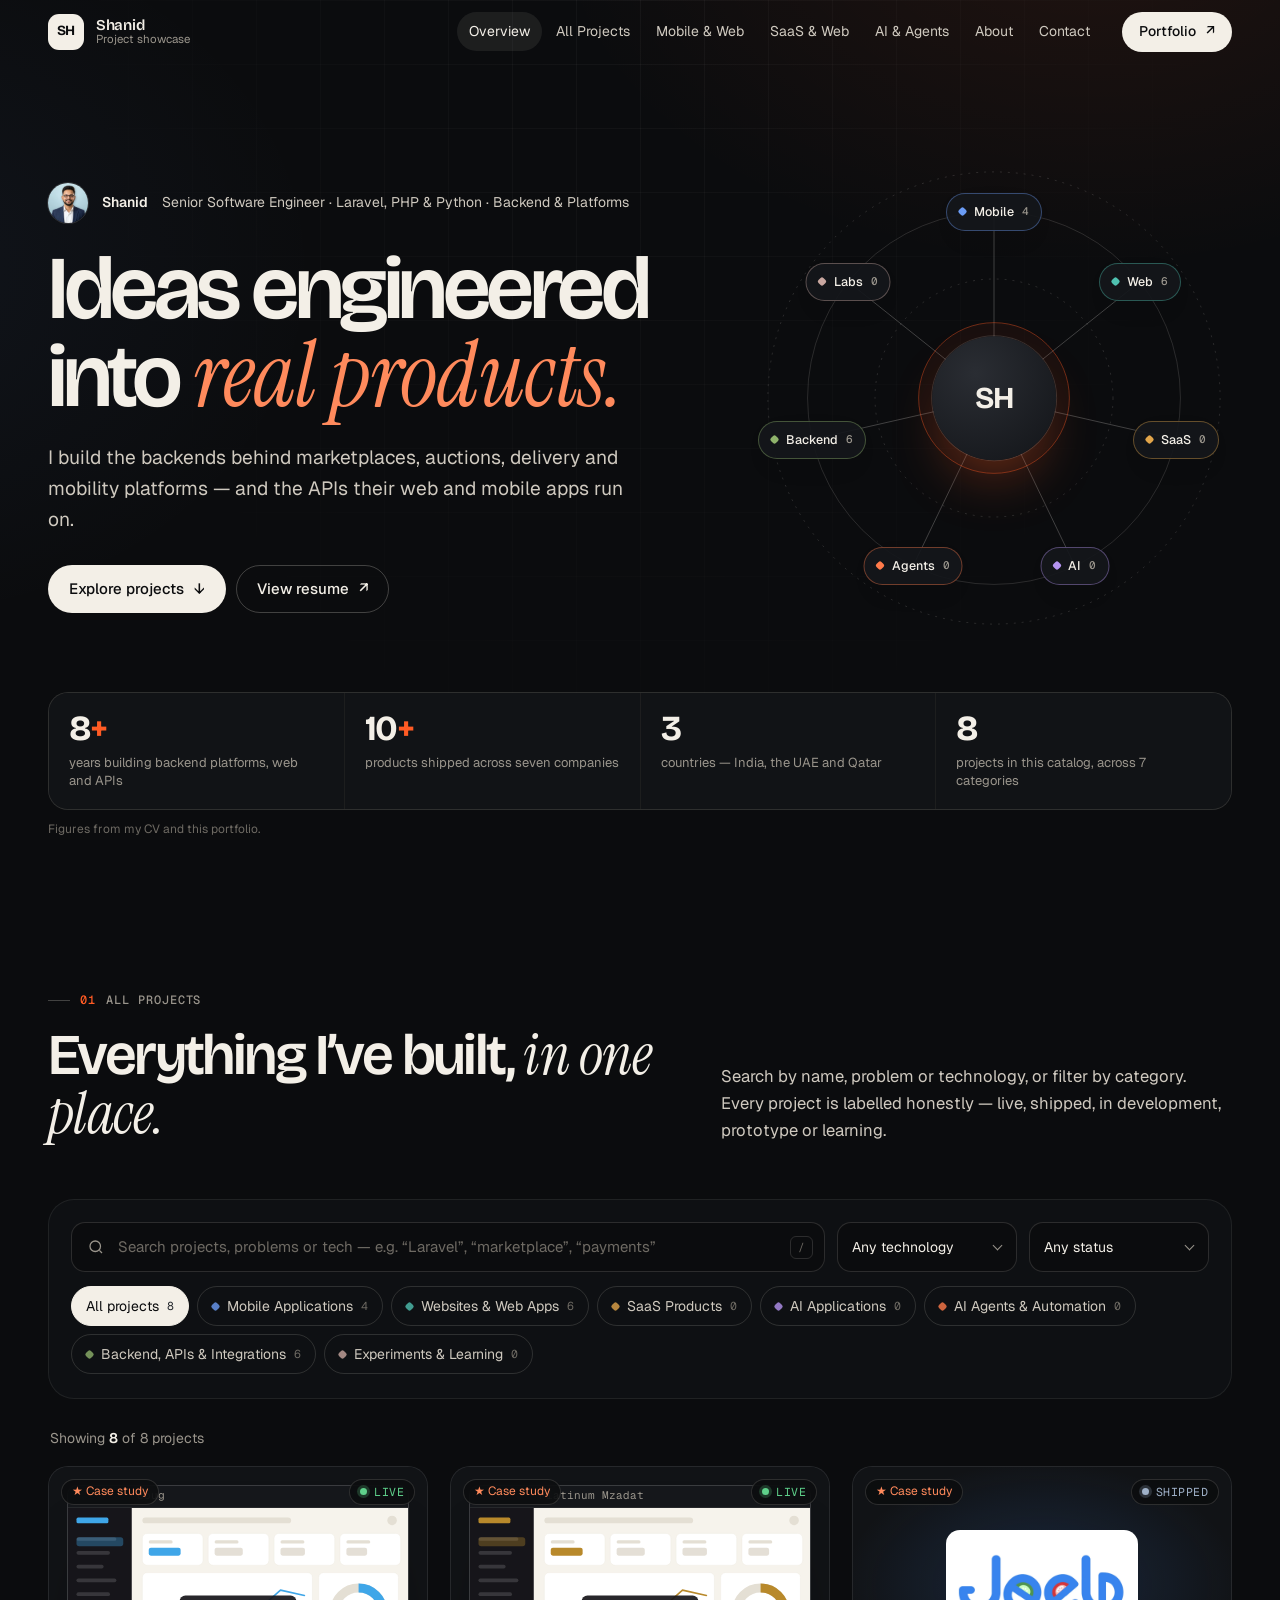
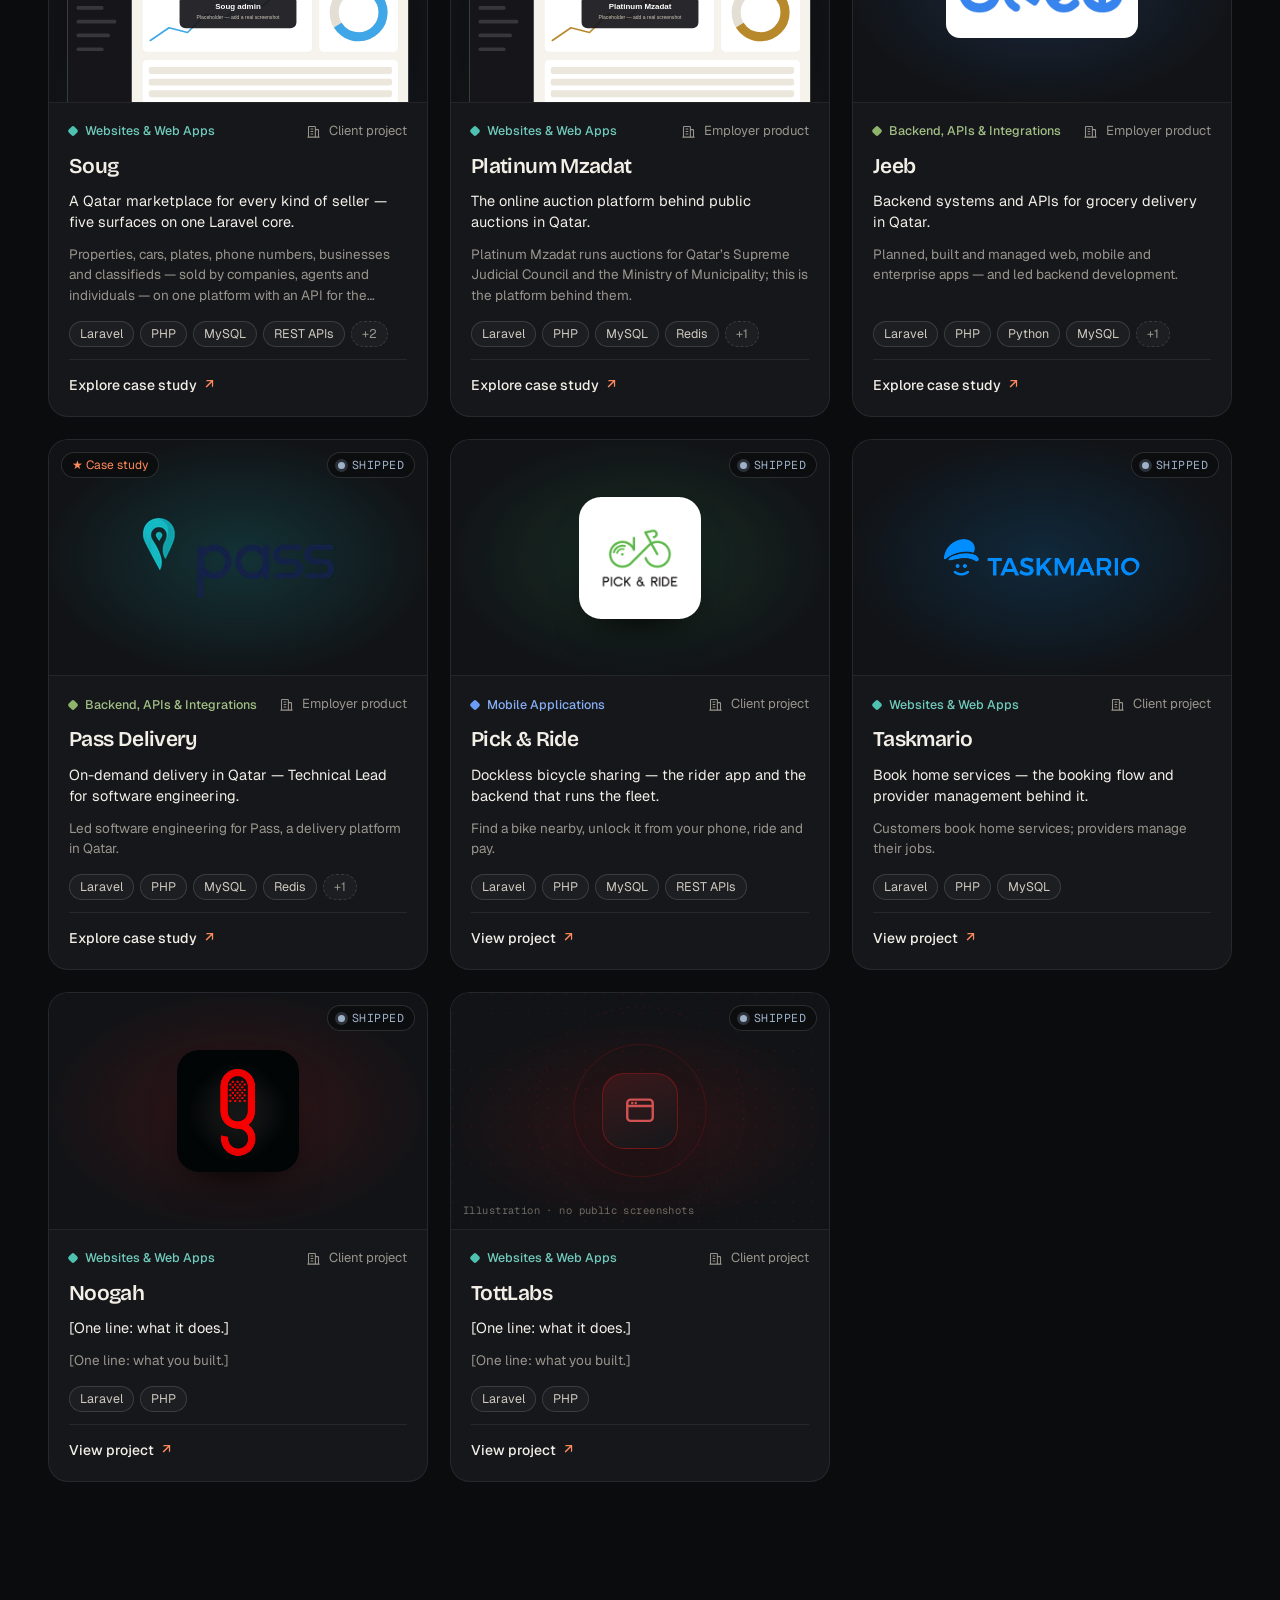
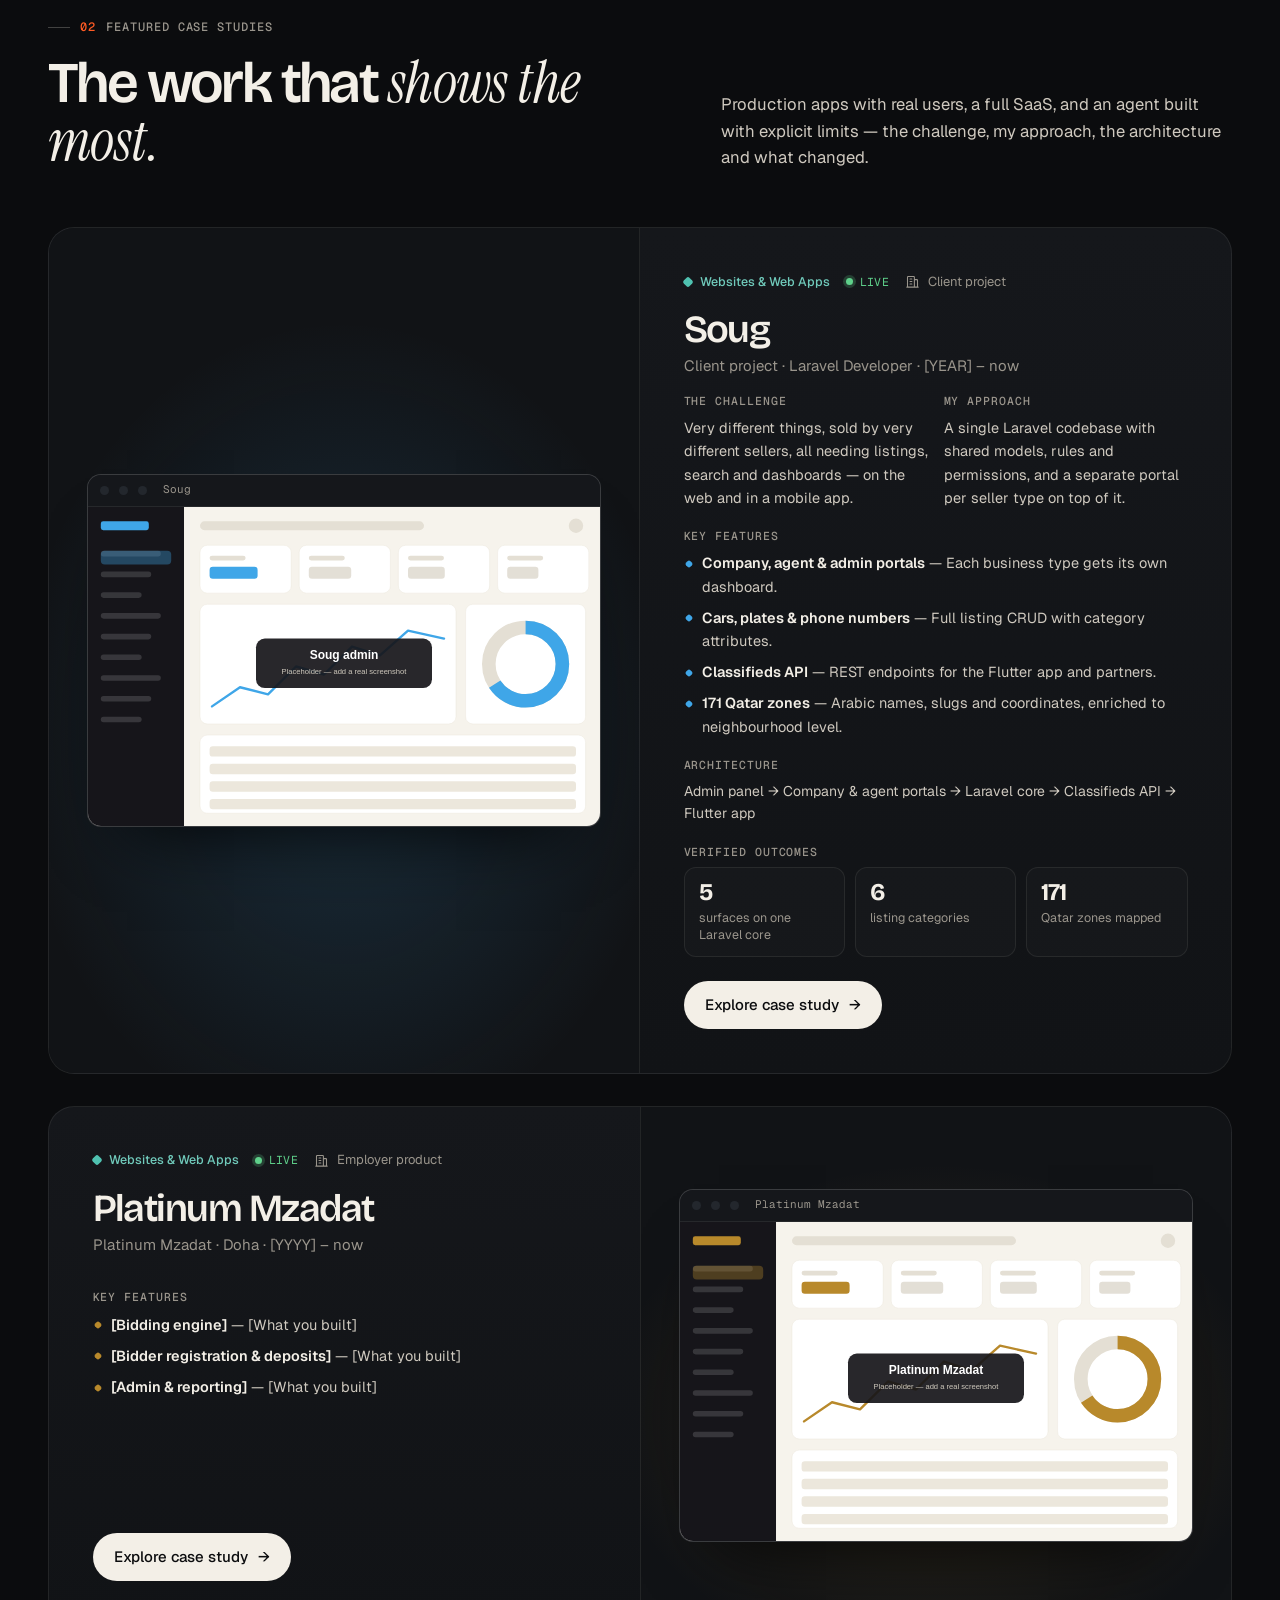
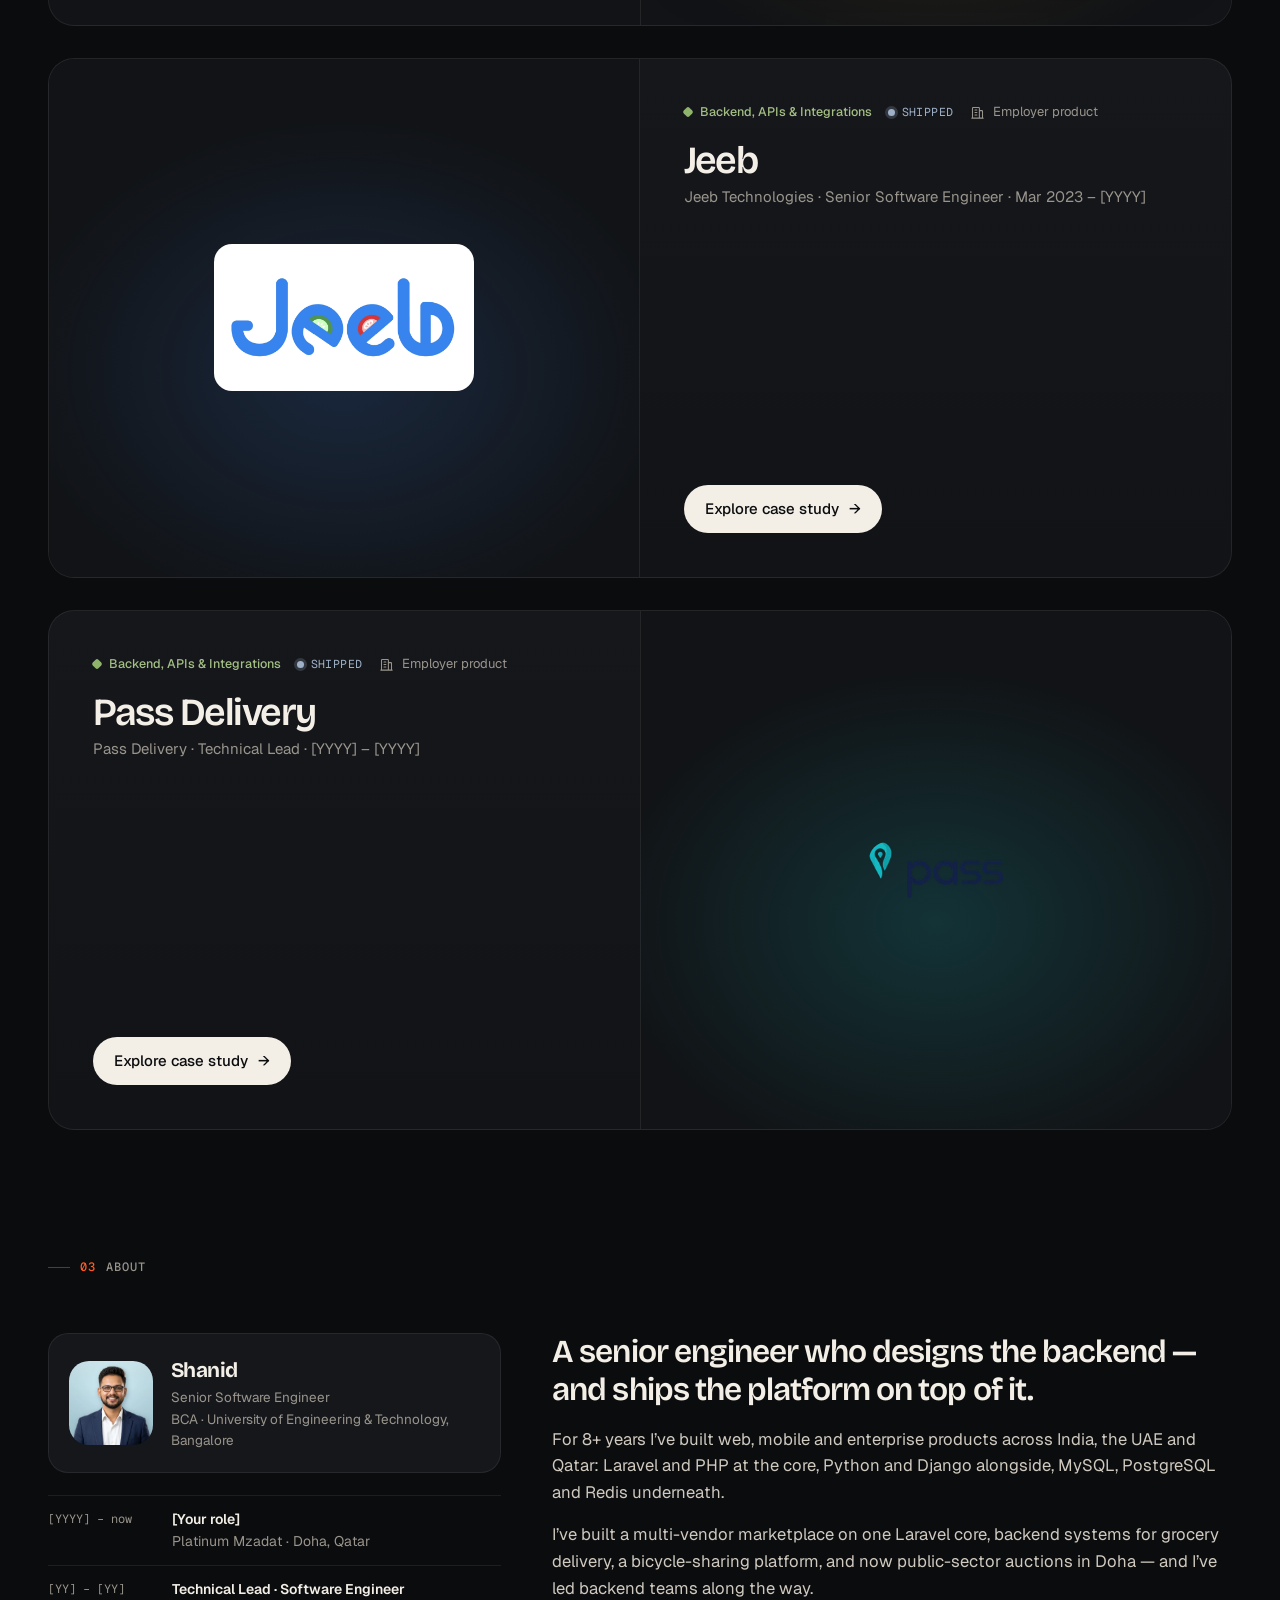
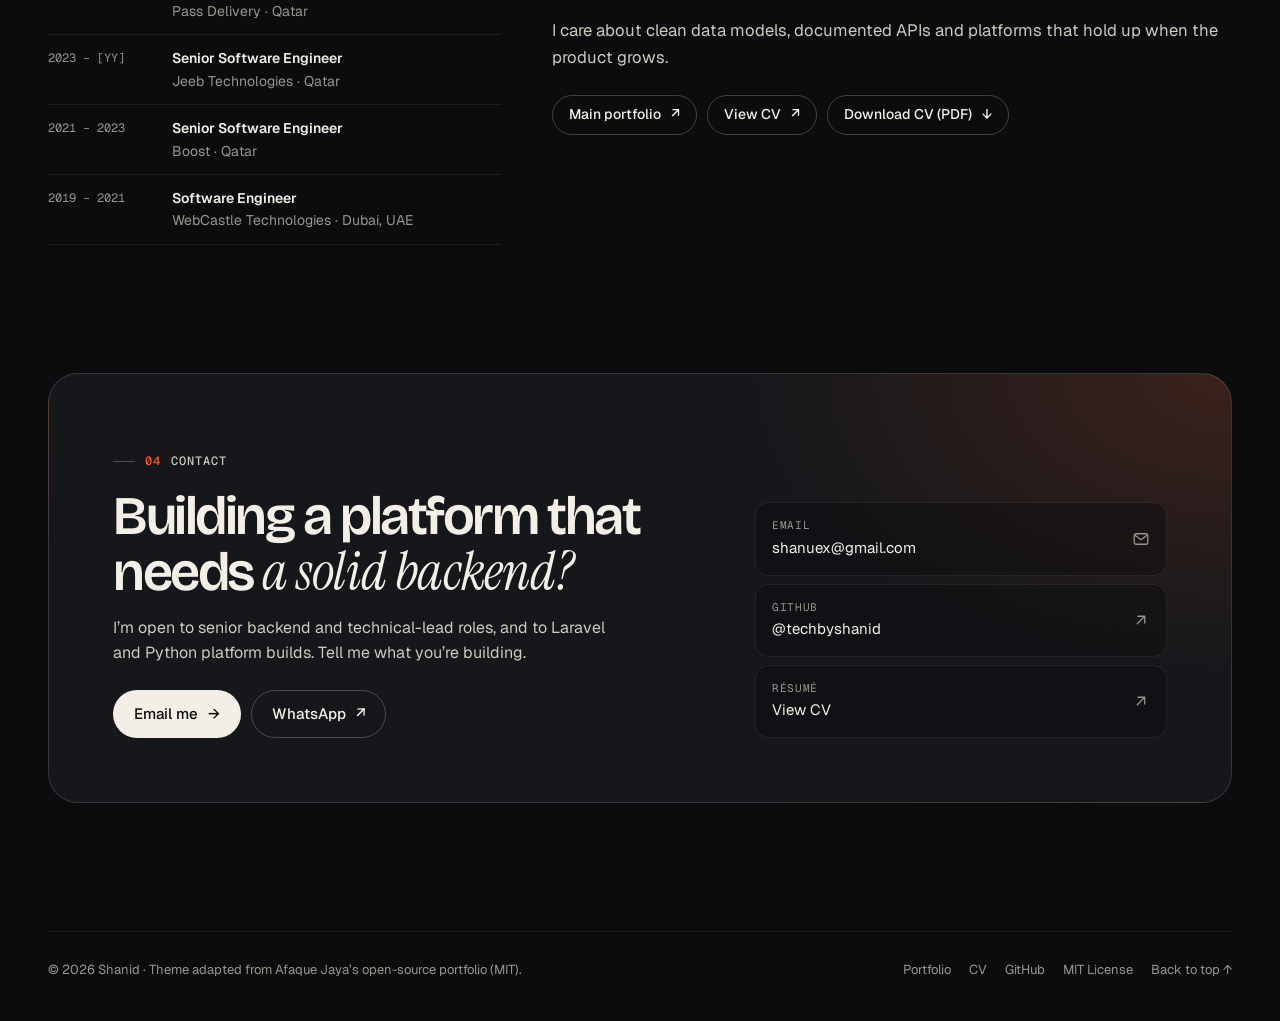
<file: projects/index.html>
<!DOCTYPE html>
<html lang="en">
<head>
  <meta charset="UTF-8">
  <meta name="viewport" content="width=device-width, initial-scale=1, viewport-fit=cover">
  <title>Projects — Shanid · Backend, Platforms & APIs</title>
  <meta name="description" content="The complete project catalog of Shanid, Senior Software Engineer: published mobile apps, SaaS products, AI applications, AI agents and backend integrations — with case studies, architecture and verified outcomes.">
  <meta name="author" content="Shanid">
  <meta name="theme-color" content="#0b0c0e">
  <link rel="canonical" href="https://techbyshanid.github.io/projects/">

  <meta property="og:type" content="website">
  <meta property="og:site_name" content="Shanid — Projects">
  <meta property="og:title" content="Projects — Shanid · Backend, Platforms & APIs">
  <meta property="og:description" content="Published apps, SaaS products, AI applications and agents — explore case studies, architecture and verified outcomes.">
  <meta property="og:url" content="https://techbyshanid.github.io/projects/">
  <meta property="og:image" content="https://techbyshanid.github.io/img/og-image.jpg">
  <meta property="og:image:width" content="1200">
  <meta property="og:image:height" content="630">
  <meta name="twitter:card" content="summary_large_image">
  <meta name="twitter:title" content="Projects — Shanid · Backend, Platforms & APIs">
  <meta name="twitter:description" content="Published apps, SaaS products, AI applications and agents — case studies, architecture and verified outcomes.">
  <meta name="twitter:image" content="https://techbyshanid.github.io/img/og-image.jpg">

  <link rel="icon" href="../img/favicon.svg" type="image/svg+xml">
  <link rel="icon" href="../me_new.ico" sizes="any">
  <link rel="apple-touch-icon" href="../img/apple-touch-icon.png">

  <link rel="preconnect" href="https://fonts.googleapis.com">
  <link rel="preconnect" href="https://fonts.gstatic.com" crossorigin>
  <link rel="stylesheet" href="https://fonts.googleapis.com/css2?family=Bricolage+Grotesque:opsz,wght@12..96,400..700&family=Geist:wght@400;500;600&family=Geist+Mono:wght@400;500&family=Instrument+Serif:ital@1&display=swap">
  <link rel="stylesheet" href="css/showcase.css">
  <link rel="modulepreload" href="js/projects-data.js">

  <script type="application/ld+json">
  {
    "@context": "https://schema.org",
    "@type": "CollectionPage",
    "name": "Projects — Shanid",
    "url": "https://techbyshanid.github.io/projects/",
    "about": {
      "@type": "Person",
      "name": "Shanid",
      "jobTitle": "Senior Software Engineer",
      "url": "https://techbyshanid.github.io/",
      "sameAs": ["https://github.com/techbyshanid"]
    }
  }
  </script>
</head>

<body>
  <a class="skip-link" href="#main">Skip to content</a>
  <div class="backdrop" aria-hidden="true"></div>

  <header class="nav" id="nav"></header>
  <div class="menu" id="menu" aria-label="Site menu" hidden></div>

  <main id="main">
    <!-- ============================================================ Hero -->
    <section class="hero" id="top" aria-labelledby="hero-title">
      <div class="wrap">
        <div class="hero-grid">
          <div>
            <p class="hero-who">
              <img class="avatar" src="../img/profile/shanid-480.webp" width="40" height="40" alt="">
              <b>Shanid</b>
              <span>Senior Software Engineer · Laravel, PHP &amp; Python · Backend &amp; Platforms</span>
            </p>
            <h1 id="hero-title">Ideas engineered into <span class="serif">real products.</span></h1>
            <p class="hero-lead">I build the backends behind marketplaces, auctions, delivery and mobility platforms — and the APIs their web and mobile apps run on.</p>
            <div class="hero-ctas">
              <a class="btn" href="#explore">Explore projects <span class="arrow" aria-hidden="true">↓</span></a>
              <a class="btn ghost" href="../files/Shanid-Senior-Software-Engineer-CV.pdf" target="_blank" rel="noopener">View resume <span class="arrow up" aria-hidden="true">↗</span><span class="sr-only"> (opens in a new tab)</span></a>
            </div>
          </div>
          <div class="orbit" id="orbit" aria-label="Project categories"></div>
        </div>

        <ul class="hero-facts" id="hero-facts" aria-label="Highlights"></ul>
        <p class="hero-facts-src">Figures from my CV and this portfolio.</p>
      </div>
    </section>

    <!-- ============================================== Discovery dashboard -->
    <section class="section" id="explore" aria-labelledby="explore-title" style="padding-top:clamp(32px,5vw,56px)">
      <div class="wrap">
        <div class="section-head split">
          <div>
            <p class="eyebrow"><span class="num">01</span> All projects</p>
            <h2 class="section-title" id="explore-title" style="margin-top:16px">Everything I’ve built, <span class="serif">in one place.</span></h2>
          </div>
          <p class="section-lead">Search by name, problem or technology, or filter by category. Every project is labelled honestly — live, shipped, in development, prototype or learning.</p>
        </div>

        <div class="explore-shell">
          <div class="toolbar" role="search">
            <label class="search">
              <span class="sr-only">Search projects</span>
              <svg viewBox="0 0 24 24" fill="none" stroke="currentColor" stroke-width="1.7" aria-hidden="true"><circle cx="11" cy="11" r="7"/><path d="m20 20-3.5-3.5"/></svg>
              <input id="q" type="search" placeholder="Search projects, problems or tech — e.g. “Laravel”, “marketplace”, “payments”" autocomplete="off" spellcheck="false" aria-describedby="results-count">
              <kbd aria-hidden="true">/</kbd>
              <button class="clear" type="button" id="q-clear" aria-label="Clear search" hidden><svg viewBox="0 0 24 24" width="16" height="16" fill="none" stroke="currentColor" stroke-width="1.8" aria-hidden="true"><path d="M6 6l12 12M18 6 6 18"/></svg></button>
            </label>
            <div class="toolbar-selects">
              <label class="select"><span class="sr-only">Technology</span><select id="tech"><option value="">Any technology</option></select></label>
              <label class="select"><span class="sr-only">Status</span><select id="status"><option value="">Any status</option></select></label>
            </div>
          </div>
          <div class="cat-chips" id="cats" role="group" aria-label="Filter by category"></div>
        </div>

        <div class="results-bar">
          <p class="results-count" id="results-count" aria-live="polite" aria-atomic="true"></p>
          <button class="reset-link" type="button" id="reset" hidden>Reset filters</button>
        </div>
        <p class="cat-desc" id="cat-desc"></p>

        <div class="grid" id="grid" style="margin-top:16px">
          <noscript><p class="noscript">This catalog needs JavaScript to filter projects. You can still browse the main portfolio at <a href="../">techbyshanid.github.io</a>.</p></noscript>
        </div>

        <div class="empty" id="empty" hidden>
          <span class="empty-ico" aria-hidden="true"><svg viewBox="0 0 24 24" fill="none" stroke="currentColor" stroke-width="1.7"><circle cx="11" cy="11" r="7"/><path d="m20 20-3.5-3.5M8.5 11h5"/></svg></span>
          <h3>No projects match those filters</h3>
          <p>Try a broader search, another category, or clear everything to see the full catalog.</p>
          <button class="btn small" type="button" id="empty-reset">Show all projects</button>
        </div>
      </div>
    </section>

    <!-- ========================================================= Featured -->
    <section class="section" id="featured" aria-labelledby="featured-title" style="padding-top:0">
      <div class="wrap">
        <div class="section-head split">
          <div>
            <p class="eyebrow"><span class="num">02</span> Featured case studies</p>
            <h2 class="section-title" id="featured-title" style="margin-top:16px">The work that <span class="serif">shows the most.</span></h2>
          </div>
          <p class="section-lead">Production apps with real users, a full SaaS, and an agent built with explicit limits — the challenge, my approach, the architecture and what changed.</p>
        </div>
        <div class="featured-list" id="featured-list"></div>
      </div>
    </section>

    <!-- ============================================================ About -->
    <section class="section" id="about" aria-labelledby="about-title" style="padding-top:0">
      <div class="wrap">
        <div class="section-head">
          <p class="eyebrow"><span class="num">03</span> About</p>
        </div>
        <div class="about-grid">
          <div data-reveal>
            <div class="about-card">
              <img src="../img/profile/shanid-480.webp" width="84" height="84" alt="Portrait of Shanid" loading="lazy" decoding="async">
              <div><b>Shanid</b><span>Senior Software Engineer</span><span>BCA · University of Engineering &amp; Technology, Bangalore</span></div>
            </div>
            <ol class="timeline-mini" aria-label="Career, newest first">
              <li><time>[YYYY] – now</time><div><b>[Your role]</b><br><span>Platinum Mzadat · Doha, Qatar</span></div></li>
              <li><time>[YY] – [YY]</time><div><b>Technical Lead · Software Engineer</b><br><span>Pass Delivery · Qatar</span></div></li>
              <li><time>2023 – [YY]</time><div><b>Senior Software Engineer</b><br><span>Jeeb Technologies · Qatar</span></div></li>
              <li><time>2021 – 2023</time><div><b>Senior Software Engineer</b><br><span>Boost · Qatar</span></div></li>
              <li><time>2019 – 2021</time><div><b>Software Engineer</b><br><span>WebCastle Technologies · Dubai, UAE</span></div></li>
            </ol>
          </div>
          <div class="about-copy" data-reveal>
            <h2 class="lead" id="about-title">A senior engineer who designs the backend — and ships the platform on top of it.</h2>
            <p>For 8+ years I’ve built web, mobile and enterprise products across India, the UAE and Qatar: Laravel and PHP at the core, Python and Django alongside, MySQL, PostgreSQL and Redis underneath.</p>
            <p>I’ve built a multi-vendor marketplace on one Laravel core, backend systems for grocery delivery, a bicycle-sharing platform, and now public-sector auctions in Doha — and I’ve led backend teams along the way.</p>
            <p>I care about clean data models, documented APIs and platforms that hold up when the product grows.</p>
            <div class="hero-ctas" style="margin-top:8px">
              <a class="btn ghost small" href="../" >Main portfolio <span class="arrow up" aria-hidden="true">↗</span></a>
              <a class="btn ghost small" href="../files/Shanid-Senior-Software-Engineer-CV.pdf" target="_blank" rel="noopener">View CV <span class="arrow up" aria-hidden="true">↗</span><span class="sr-only"> (opens in a new tab)</span></a>
              <a class="btn ghost small" href="../files/Shanid-Senior-Software-Engineer-CV.pdf" download>Download CV (PDF) <span class="arrow" aria-hidden="true">↓</span></a>
            </div>
          </div>
        </div>
      </div>
    </section>

    <!-- ========================================================== Contact -->
    <section class="section" id="contact" aria-labelledby="contact-title" style="padding-top:0">
      <div class="wrap" id="contact-slot"></div>
    </section>
  </main>

  <footer id="site-footer"></footer>

  <script type="module" src="js/catalog.js"></script>
</body>
</html>
</file>
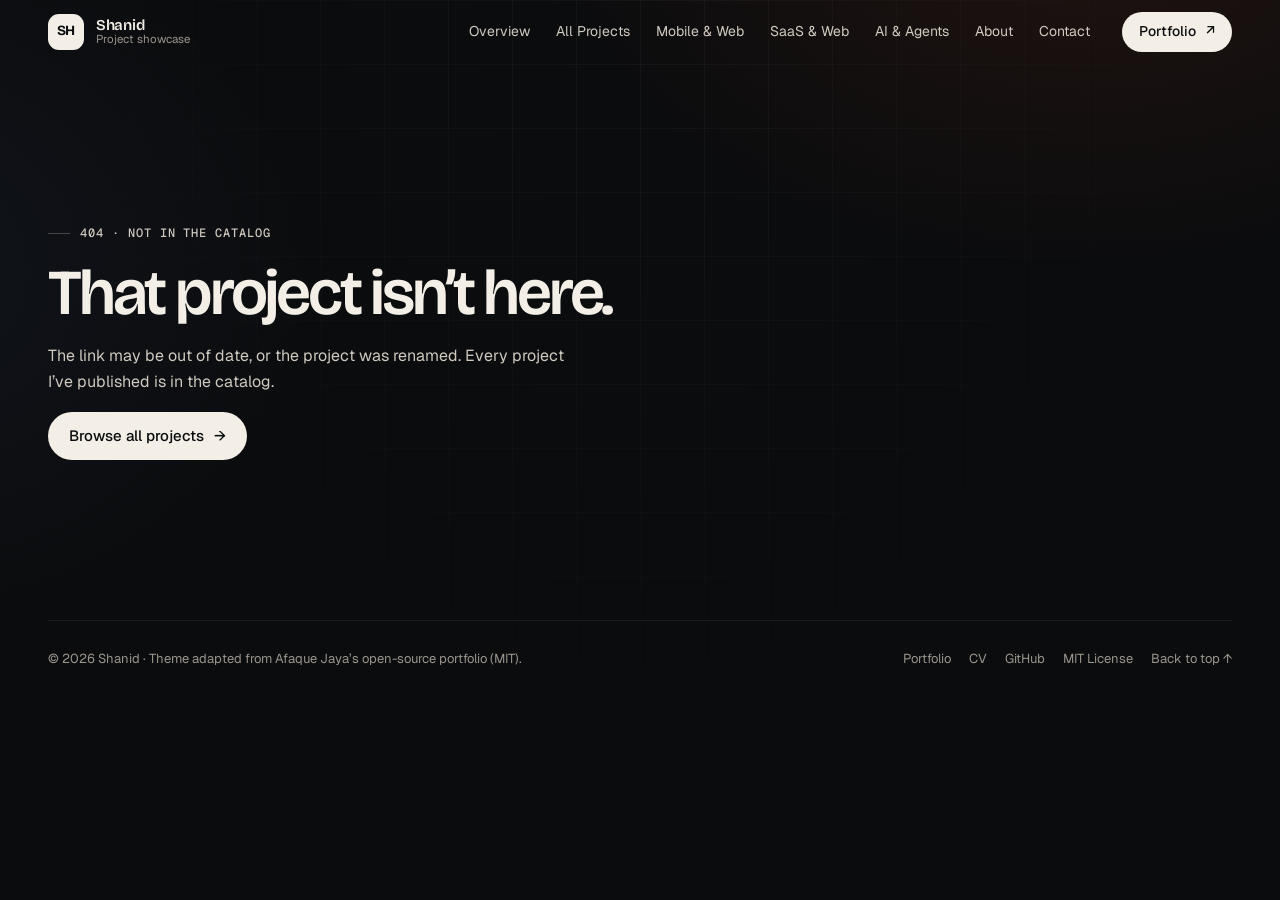
<file: projects/project.html>
<!DOCTYPE html>
<html lang="en">
<head>
  <meta charset="UTF-8">
  <meta name="viewport" content="width=device-width, initial-scale=1, viewport-fit=cover">
  <title>Project — Shanid</title>
  <meta name="description" content="A project case study by Shanid, Senior Software Engineer: the problem, the solution, architecture, technology and verified outcomes.">
  <meta name="author" content="Shanid">
  <meta name="theme-color" content="#0b0c0e">
  <link rel="canonical" href="https://techbyshanid.github.io/projects/project.html">

  <meta property="og:type" content="article">
  <meta property="og:site_name" content="Shanid — Projects">
  <meta property="og:title" content="Project — Shanid">
  <meta property="og:description" content="A project case study by Shanid: problem, solution, architecture and outcomes.">
  <meta property="og:url" content="https://techbyshanid.github.io/projects/project.html">
  <meta property="og:image" content="https://techbyshanid.github.io/img/og-image.jpg">
  <meta name="twitter:card" content="summary_large_image">
  <meta name="twitter:title" content="Project — Shanid">
  <meta name="twitter:description" content="A project case study by Shanid: problem, solution, architecture and outcomes.">
  <meta name="twitter:image" content="https://techbyshanid.github.io/img/og-image.jpg">

  <link rel="icon" href="../img/favicon.svg" type="image/svg+xml">
  <link rel="icon" href="../me_new.ico" sizes="any">
  <link rel="apple-touch-icon" href="../img/apple-touch-icon.png">

  <link rel="preconnect" href="https://fonts.googleapis.com">
  <link rel="preconnect" href="https://fonts.gstatic.com" crossorigin>
  <link rel="stylesheet" href="https://fonts.googleapis.com/css2?family=Bricolage+Grotesque:opsz,wght@12..96,400..700&family=Geist:wght@400;500;600&family=Geist+Mono:wght@400;500&family=Instrument+Serif:ital@1&display=swap">
  <link rel="stylesheet" href="css/showcase.css">
  <link rel="modulepreload" href="js/projects-data.js">
</head>

<body>
  <a class="skip-link" href="#main">Skip to content</a>
  <div class="backdrop" aria-hidden="true"></div>

  <header class="nav" id="nav"></header>
  <div class="menu" id="menu" aria-label="Site menu" hidden></div>

  <main id="main" tabindex="-1">
    <span id="top"></span>
    <div id="project-root">
      <p class="loading" role="status">Loading project…</p>
      <noscript><p class="noscript">This page needs JavaScript to show the case study. Browse the main portfolio at <a href="../">techbyshanid.github.io</a>.</p></noscript>
    </div>
  </main>

  <footer id="site-footer"></footer>

  <script type="module" src="js/detail.js"></script>
</body>
</html>
</file>
<file: css/main.css>
/* ==========================================================================
   Shanid — Portfolio (theme adapted from Afaque Jaya’s MIT-licensed portfolio)
   Design system: warm "paper" editorial pages + a dark "stage" for products.
   No framework. Motion is CSS transitions driven by js/main.js.
   ========================================================================== */

:root {
  /* Colour */
  --paper: #f3efe7;
  --paper-2: #ebe5da;
  --paper-3: #e1d9cb;
  --ink: #121110;
  --ink-2: #3d3a35;
  --ink-3: #6f6a61;
  --line: rgba(18, 17, 16, 0.12);
  --line-strong: rgba(18, 17, 16, 0.22);

  --night: #0d0e10;
  --night-2: #15171a;
  --night-3: #1d2024;
  --night-line: rgba(243, 239, 231, 0.1);
  --night-text: #f3efe7;
  --night-muted: #a19c92;

  --accent: #ff5b24;          /* signal orange */
  --accent-ink: #c43a0c;      /* accent on paper, AA for text */
  --accent-soft: rgba(255, 91, 36, 0.12);
  --teal: #a9cdd5;            /* echoes the portrait backdrop */

  /* Type */
  --f-display: "Bricolage Grotesque", "Segoe UI", system-ui, sans-serif;
  --f-body: "Geist", "Segoe UI", system-ui, -apple-system, sans-serif;
  --f-serif: "Instrument Serif", Georgia, "Times New Roman", serif;
  --f-mono: "Geist Mono", ui-monospace, "SFMono-Regular", Consolas, monospace;

  /* Space & layout */
  --gutter: clamp(16px, 4.2vw, 56px);
  --maxw: 1360px;
  --section-y: clamp(88px, 12vw, 176px);
  --radius: 18px;
  --radius-sm: 10px;

  /* Motion */
  --ease-out: cubic-bezier(0.16, 1, 0.3, 1);
  --ease-in-out: cubic-bezier(0.65, 0, 0.35, 1);
  --dur: 0.9s;

  --nav-h: 70px;
}

/* --------------------------------------------------------------------------
   Base
   -------------------------------------------------------------------------- */
*,
*::before,
*::after { box-sizing: border-box; }

html {
  -webkit-text-size-adjust: 100%;
  text-size-adjust: 100%;
  scroll-behavior: smooth;
  scroll-padding-top: calc(var(--nav-h) + 12px);
}

body {
  margin: 0;
  background: var(--paper);
  color: var(--ink);
  font-family: var(--f-body);
  font-size: 17px;
  line-height: 1.6;
  -webkit-font-smoothing: antialiased;
  -moz-osx-font-smoothing: grayscale;
  overflow-x: clip;
  text-rendering: optimizeLegibility;
}

img, svg { display: block; max-width: 100%; }
img { height: auto; }
a { color: inherit; text-decoration: none; }
button { font: inherit; color: inherit; background: none; border: 0; padding: 0; cursor: pointer; }
p { margin: 0; }
h1, h2, h3, h4 { margin: 0; font-weight: 600; }
ul, ol { margin: 0; padding: 0; list-style: none; }
dl, dd { margin: 0; }

::selection { background: var(--accent); color: #fff; }

:focus-visible {
  outline: 2px solid var(--accent);
  outline-offset: 3px;
  border-radius: 4px;
}

.sr-only {
  position: absolute !important;
  width: 1px; height: 1px;
  padding: 0; margin: -1px;
  overflow: hidden; clip: rect(0 0 0 0);
  white-space: nowrap; border: 0;
}

.skip-link {
  position: fixed;
  top: 12px; left: 12px;
  z-index: 200;
  padding: 10px 16px;
  background: var(--ink);
  color: var(--paper);
  border-radius: 8px;
  transform: translateY(-160%);
  transition: transform 0.2s;
}
.skip-link:focus { transform: none; }

/* Film grain — a single static SVG noise tile, no animation. */
.grain {
  pointer-events: none;
  position: fixed;
  inset: 0;
  z-index: 90;
  opacity: 0.07;
  mix-blend-mode: multiply;
  background-image: url("data:image/svg+xml;utf8,<svg xmlns='http://www.w3.org/2000/svg' width='160' height='160'><filter id='n'><feTurbulence type='fractalNoise' baseFrequency='0.9' numOctaves='2' stitchTiles='stitch'/><feColorMatrix values='0 0 0 0 0  0 0 0 0 0  0 0 0 0 0  0 0 0 0.9 0'/></filter><rect width='100%' height='100%' filter='url(%23n)'/></svg>");
}

.wrap {
  width: 100%;
  max-width: var(--maxw);
  margin-inline: auto;
  padding-inline: var(--gutter);
}

/* --------------------------------------------------------------------------
   Type helpers
   -------------------------------------------------------------------------- */
.eyebrow {
  display: inline-flex;
  align-items: center;
  gap: 10px;
  font-family: var(--f-mono);
  font-size: 12.5px;
  letter-spacing: 0.08em;
  text-transform: uppercase;
  color: var(--ink-3);
}
.eyebrow .num { color: var(--accent-ink); }
.on-night .eyebrow { color: var(--night-muted); }
.on-night .eyebrow .num { color: var(--accent); }

.serif { font-family: var(--f-serif); font-weight: 400; font-style: italic; letter-spacing: -0.01em; }

.section-head {
  display: grid;
  grid-template-columns: minmax(0, 1fr);
  gap: 22px;
  margin-bottom: clamp(48px, 7vw, 96px);
}
.section-title {
  font-family: var(--f-display);
  font-weight: 600;
  font-size: clamp(2.3rem, 6vw, 5.4rem);
  line-height: 0.98;
  letter-spacing: -0.035em;
  max-width: 16ch;
  font-variation-settings: "opsz" 96;
}
.section-title .serif { font-size: 1.08em; letter-spacing: -0.02em; }
.section-lead {
  max-width: 56ch;
  color: var(--ink-2);
  font-size: clamp(1rem, 1.25vw, 1.15rem);
}
.on-night .section-lead { color: var(--night-muted); }

@media (min-width: 960px) {
  .section-head.split {
    grid-template-columns: minmax(0, 1.25fr) minmax(0, 1fr);
    align-items: end;
    column-gap: 64px;
  }
}

/* --------------------------------------------------------------------------
   Buttons & links
   -------------------------------------------------------------------------- */
.btn {
  --bg: var(--ink);
  --fg: var(--paper);
  position: relative;
  display: inline-flex;
  align-items: center;
  justify-content: center;
  gap: 10px;
  min-height: 52px;
  padding: 0 22px;
  border-radius: 999px;
  background: var(--bg);
  color: var(--fg);
  font-weight: 500;
  font-size: 15.5px;
  letter-spacing: -0.005em;
  overflow: hidden;
  isolation: isolate;
  transition: transform 0.35s var(--ease-out), box-shadow 0.35s var(--ease-out), color 0.35s;
}
.btn::before {
  content: "";
  position: absolute;
  inset: 0;
  z-index: -1;
  background: var(--accent);
  transform: translateY(101%);
  transition: transform 0.45s var(--ease-out);
}
.btn .arrow { transition: transform 0.35s var(--ease-out); }
.btn svg { width: 18px; height: 18px; flex: none; }

@media (hover: hover) {
  .btn:hover { transform: translateY(-2px); box-shadow: 0 12px 28px -14px rgba(18, 17, 16, 0.5); }
  .btn:hover::before { transform: translateY(0); }
  .btn:hover .arrow { transform: translateX(3px); }
  .btn.ghost:hover { color: #fff; border-color: transparent; }
}

.btn.ghost {
  --bg: transparent;
  --fg: var(--ink);
  border: 1px solid var(--line-strong);
}
.on-night .btn { --bg: var(--night-text); --fg: var(--night); }
.on-night .btn.ghost { --bg: transparent; --fg: var(--night-text); border-color: rgba(243, 239, 231, 0.24); }
@media (hover: hover) {
  .on-night .btn:hover { color: #fff; }
}

.text-link {
  position: relative;
  display: inline-flex;
  align-items: center;
  gap: 6px;
  font-weight: 500;
  background: linear-gradient(currentColor, currentColor) 0 100% / 0 1px no-repeat;
  transition: background-size 0.45s var(--ease-out), color 0.2s;
}
.text-link:hover { background-size: 100% 1px; }

.chip {
  display: inline-flex;
  align-items: center;
  gap: 6px;
  padding: 5px 11px;
  border: 1px solid var(--line);
  border-radius: 999px;
  font-family: var(--f-mono);
  font-size: 12px;
  letter-spacing: 0.01em;
  color: var(--ink-2);
  white-space: nowrap;
}
.on-night .chip { border-color: var(--night-line); color: #cfc9be; }

/* --------------------------------------------------------------------------
   Navigation
   -------------------------------------------------------------------------- */
.progress {
  position: fixed;
  top: 0; left: 0; right: 0;
  z-index: 120;
  height: 2px;
  background: var(--accent);
  transform-origin: 0 50%;
  transform: scaleX(0);
  pointer-events: none;
}

/* Nav — three floating rounded pills (brand · section tabs · CTA), always on
   top. A filled indicator slides to the section you're reading; on smaller
   screens the tabs become a swipeable strip that keeps the active tab centred. */
/* The pills always contrast with what's behind them: dark pills over the
   light pages, light pills over dark sections (.is-dark) and the menu. */
.nav {
  --pill-bg: rgba(22, 21, 19, 0.86);
  --pill-line: rgba(243, 239, 231, 0.1);
  --pill-shadow: 0 12px 30px -16px rgba(18, 17, 16, 0.6);
  --ind-bg: var(--paper);
  --ind-fg: var(--ink);
  --role: #a19c92;
  position: fixed;
  top: 0; left: 0; right: 0;
  z-index: 100;
  height: var(--nav-h);
  pointer-events: none; /* only the pills are interactive */
  color: var(--night-text);
  transition: color 0.35s;
}
.nav.is-dark,
.menu-open .nav {
  --pill-bg: rgba(250, 248, 243, 0.92);
  --pill-line: rgba(18, 17, 16, 0.1);
  --pill-shadow: 0 12px 30px -16px rgba(0, 0, 0, 0.7);
  --ind-bg: var(--ink);
  --ind-fg: var(--paper);
  --role: var(--ink-3);
  color: var(--ink);
}
.nav .wrap {
  height: 100%;
  display: flex;
  align-items: center;
  gap: 10px;
}
.nav .wrap > * { pointer-events: auto; }

.pill {
  background: var(--pill-bg);
  border: 1px solid var(--pill-line);
  border-radius: 999px;
  box-shadow: var(--pill-shadow);
  -webkit-backdrop-filter: saturate(1.5) blur(16px);
  backdrop-filter: saturate(1.5) blur(16px);
  transition: background-color 0.35s, border-color 0.35s, box-shadow 0.35s;
}

.brand {
  flex: none;
  display: inline-flex;
  align-items: center;
  gap: 10px;
  height: 46px;
  padding: 0 4px;
  font-family: var(--f-display);
  font-weight: 600;
  font-size: 16.5px;
  letter-spacing: -0.02em;
}
.brand-mark {
  display: grid;
  place-items: center;
  width: 36px; height: 36px;
  border-radius: 50%;
  background: var(--ind-bg);
  color: var(--ind-fg);
  font-size: 13px;
  letter-spacing: 0;
  transition: background-color 0.35s, color 0.35s;
}
.brand-name { display: none; white-space: nowrap; padding-right: 10px; }
.brand-role { color: var(--role); font-weight: 400; font-family: var(--f-body); font-size: 13.5px; transition: color 0.35s; }

/* Section tabs */
.tabs {
  position: relative;
  flex: 1 1 auto;
  min-width: 0;
  display: flex;
  align-items: center;
  gap: 2px;
  height: 46px;
  padding: 4px;
  overflow-x: auto;
  overscroll-behavior-x: contain;
  scrollbar-width: none;
  -webkit-mask-image: linear-gradient(90deg, transparent 0, #000 14px, #000 calc(100% - 14px), transparent 100%);
  mask-image: linear-gradient(90deg, transparent 0, #000 14px, #000 calc(100% - 14px), transparent 100%);
}
.tabs::-webkit-scrollbar { display: none; }
.tabs a {
  position: relative;
  z-index: 1;
  flex: none;
  display: inline-flex;
  align-items: center;
  height: 36px;
  padding: 0 14px;
  border-radius: 999px;
  font-size: 14px;
  font-weight: 500;
  white-space: nowrap;
  color: inherit;
  opacity: 0.72;
  transition: color 0.4s var(--ease-out), opacity 0.3s;
}
.tabs a:hover { opacity: 1; }
.tabs a[aria-current="true"] { color: var(--ind-fg); opacity: 1; }
.tab-ind {
  position: absolute;
  top: 4px;
  left: 0;
  height: 36px;
  width: 0;
  border-radius: 999px;
  background: var(--ind-bg);
  opacity: 0;
  transform: translateX(0);
  transition: transform 0.6s var(--ease-out), width 0.6s var(--ease-out), opacity 0.35s, background-color 0.35s;
  pointer-events: none;
}
.tabs.has-active .tab-ind { opacity: 1; }
.menu-open .nav .tabs { opacity: 0; pointer-events: none; }

.nav-cta { display: none; flex: none; min-height: 46px; padding: 0 20px; font-size: 14.5px; box-shadow: var(--pill-shadow); }
.nav .nav-cta { --bg: var(--accent); --fg: #fff; }
.nav .nav-cta::before { background: var(--ink); }
.nav.is-dark .nav-cta::before { background: var(--paper); }
@media (hover: hover) { .nav.is-dark .nav-cta:hover { color: var(--ink); } }

.menu-btn {
  flex: none;
  display: grid;
  place-items: center;
  width: 46px;
  height: 46px;
  border-radius: 50%;
}
.menu-btn .bars {
  position: relative;
  width: 36px; height: 36px;
  border-radius: 50%;
  background: var(--ind-bg);
  transition: background-color 0.35s;
}
.menu-btn .bars::before,
.menu-btn .bars::after {
  content: "";
  position: absolute;
  left: 11px; right: 11px;
  height: 1.5px;
  background: var(--ind-fg);
  transition: transform 0.4s var(--ease-out), background-color 0.35s;
}
.menu-btn .bars::before { top: 14px; }
.menu-btn .bars::after { top: 20px; }
.menu-open .menu-btn .bars::before { transform: translateY(3px) rotate(45deg); }
.menu-open .menu-btn .bars::after { transform: translateY(-3px) rotate(-45deg); }

@media (min-width: 1080px) {
  .nav .wrap { justify-content: space-between; }
  .brand { padding: 0 4px 0 4px; }
  .brand-name { display: inline; }
  .tabs { flex: 0 0 auto; overflow: visible; -webkit-mask-image: none; mask-image: none; }
  .tab-contact { display: none !important; }
  .nav-cta { display: inline-flex; }
  .menu-btn { display: none; }
}

/* Mobile menu */
.menu {
  position: fixed;
  inset: 0;
  z-index: 95;
  display: flex;
  flex-direction: column;
  justify-content: space-between;
  padding: calc(var(--nav-h) + 24px) var(--gutter) 32px;
  background: var(--night);
  color: var(--night-text);
  clip-path: inset(0 0 100% 0);
  visibility: hidden;
  transition: clip-path 0.6s var(--ease-in-out), visibility 0s linear 0.6s;
}
.menu-open .menu {
  clip-path: inset(0 0 0 0);
  visibility: visible;
  transition: clip-path 0.6s var(--ease-in-out), visibility 0s;
}
.menu-open { overflow: hidden; }

.menu ol { counter-reset: m; }
.menu li { overflow: hidden; }
.menu ol a {
  display: flex;
  align-items: baseline;
  gap: 16px;
  padding: 6px 0;
  font-family: var(--f-display);
  font-size: clamp(2.1rem, 9vw, 3.6rem);
  font-weight: 500;
  line-height: 1.08;
  letter-spacing: -0.035em;
  transform: translateY(105%);
  transition: transform 0.6s var(--ease-out);
}
.menu ol a::before {
  counter-increment: m;
  content: "0" counter(m);
  font-family: var(--f-mono);
  font-size: 12px;
  letter-spacing: 0.06em;
  color: var(--accent);
  transform: translateY(-1.1em);
}
.menu-open .menu ol a { transform: none; }
.menu-open .menu li:nth-child(2) a { transition-delay: 0.04s; }
.menu-open .menu li:nth-child(3) a { transition-delay: 0.08s; }
.menu-open .menu li:nth-child(4) a { transition-delay: 0.12s; }
.menu-open .menu li:nth-child(5) a { transition-delay: 0.16s; }
.menu-open .menu li:nth-child(6) a { transition-delay: 0.2s; }
.menu-open .menu li:nth-child(7) a { transition-delay: 0.24s; }
.menu-foot {
  display: flex;
  flex-wrap: wrap;
  gap: 12px 22px;
  font-size: 15px;
  color: var(--night-muted);
}
.menu-foot a { color: var(--night-text); }

/* --------------------------------------------------------------------------
   Hero
   -------------------------------------------------------------------------- */
.hero {
  position: relative;
  padding-top: calc(var(--nav-h) + clamp(28px, 6vw, 72px));
  padding-bottom: clamp(40px, 6vw, 72px);
}
.hero-grid {
  display: grid;
  grid-template-columns: minmax(0, 1fr);
  gap: clamp(36px, 5vw, 64px);
}
@media (min-width: 960px) {
  .hero-grid {
    grid-template-columns: minmax(0, 1.5fr) minmax(0, 1fr);
    align-items: center;
  }
}

.status {
  display: inline-flex;
  align-items: center;
  gap: 10px;
  padding: 7px 14px 7px 10px;
  border: 1px solid var(--line);
  border-radius: 999px;
  font-size: 13.5px;
  color: var(--ink-2);
  background: rgba(255, 255, 255, 0.35);
}
.status .dot {
  position: relative;
  width: 8px; height: 8px;
  border-radius: 50%;
  background: #23a55a;
}
.status .dot::after {
  content: "";
  position: absolute;
  inset: -4px;
  border-radius: 50%;
  border: 1px solid #23a55a;
  opacity: 0;
  animation: ping 2.6s var(--ease-out) infinite;
}
@media (max-width: 480px) { .status-name { display: none; } }
@keyframes ping {
  0% { transform: scale(0.6); opacity: 0.8; }
  70%, 100% { transform: scale(1.6); opacity: 0; }
}

.hero h1 {
  margin-top: clamp(20px, 3vw, 32px);
  font-family: var(--f-display);
  font-weight: 600;
  font-size: clamp(2.65rem, 6.6vw, 7rem);
  line-height: 0.94;
  letter-spacing: -0.045em;
  font-variation-settings: "opsz" 96;
}
.hero h1 .line { display: block; overflow: hidden; padding-bottom: 0.06em; margin-bottom: -0.06em; }
.hero h1 .line > span { display: inline-block; }
.hero h1 .serif {
  font-weight: 400;
  font-size: 1.06em;
  letter-spacing: -0.025em;
  color: var(--accent-ink);
}

.hero-lead {
  margin-top: clamp(22px, 3vw, 34px);
  max-width: 54ch;
  font-size: clamp(1.03rem, 1.35vw, 1.2rem);
  color: var(--ink-2);
}
.hero-lead strong { color: var(--ink); font-weight: 600; }

.hero-ctas {
  display: flex;
  flex-wrap: wrap;
  gap: 12px;
  margin-top: 32px;
}

.hero-stack {
  display: flex;
  flex-wrap: wrap;
  align-items: center;
  gap: 8px;
  margin-top: 34px;
}
.hero-stack .label {
  margin-right: 6px;
  font-family: var(--f-mono);
  font-size: 12px;
  letter-spacing: 0.08em;
  text-transform: uppercase;
  color: var(--ink-3);
}

/* Portrait */
.portrait {
  position: relative;
  width: min(100%, 520px);
  margin-inline: auto;
}
.portrait-frame {
  position: relative;
  aspect-ratio: 4 / 5;
  border-radius: var(--radius);
  overflow: hidden;
  background: var(--teal);
  box-shadow: 0 40px 80px -48px rgba(18, 17, 16, 0.55), 0 0 0 1px rgba(18, 17, 16, 0.06);
}
.portrait-frame img {
  width: 100%;
  height: 112%;
  object-fit: cover;
  object-position: 50% 12%;
  transform: translate3d(0, var(--py, 0px), 0) scale(1.02);
  will-change: transform;
}
.portrait-caption {
  position: absolute;
  left: 16px; bottom: 16px;
  display: flex;
  align-items: center;
  gap: 10px;
  padding: 8px 14px 8px 8px;
  border-radius: 999px;
  background: rgba(243, 239, 231, 0.88);
  -webkit-backdrop-filter: blur(8px);
  backdrop-filter: blur(8px);
  font-size: 13px;
  line-height: 1.25;
  color: var(--ink);
}
.portrait-caption b { display: block; font-weight: 600; }
.portrait-caption span { color: var(--ink-3); }
.portrait-caption i {
  display: grid;
  place-items: center;
  width: 30px; height: 30px;
  border-radius: 50%;
  background: var(--accent);
  color: #fff;
  font-style: normal;
  font-size: 14px;
}

.float-tag {
  position: absolute;
  z-index: 2;
  display: flex;
  flex-direction: column;
  padding: 12px 16px;
  border-radius: 14px;
  background: var(--paper);
  border: 1px solid var(--line);
  box-shadow: 0 18px 40px -24px rgba(18, 17, 16, 0.45);
  font-size: 12.5px;
  color: var(--ink-3);
  line-height: 1.25;
}
.float-tag b {
  font-family: var(--f-display);
  font-size: 26px;
  font-weight: 600;
  letter-spacing: -0.03em;
  color: var(--ink);
  line-height: 1.05;
}
.float-tag.t1 { top: 9%; right: -14px; }
.float-tag.t2 { top: 44%; left: -22px; }
.float-tag.t2 b { color: var(--accent-ink); }
@media (max-width: 600px) {
  .float-tag { padding: 9px 12px; font-size: 11.5px; }
  .float-tag b { font-size: 20px; }
  .float-tag.t1 { right: -6px; }
  .float-tag.t2 { left: -6px; }
}
@media (max-width: 959px) {
  .portrait { width: min(100%, 440px); }
}

/* Gentle ambient drift — transform only, paused for reduced motion. */
.drift { animation: drift 7s ease-in-out infinite alternate; }
.drift.slow { animation-duration: 9s; animation-delay: -3s; }
@keyframes drift {
  from { transform: translate3d(0, -6px, 0); }
  to { transform: translate3d(0, 6px, 0); }
}

/* Proof bar */
.proof {
  margin-top: clamp(56px, 8vw, 104px);
  display: grid;
  grid-template-columns: repeat(2, minmax(0, 1fr));
  border-top: 1px solid var(--line-strong);
}
.proof-item {
  padding: 22px 0 6px;
  border-bottom: 1px solid var(--line);
}
.proof-item:nth-child(odd) { padding-right: 16px; }
.proof-item:nth-child(even) { padding-left: 16px; border-left: 1px solid var(--line); }
.proof-value {
  font-family: var(--f-display);
  font-size: clamp(2.2rem, 4.6vw, 3.8rem);
  font-weight: 600;
  letter-spacing: -0.045em;
  line-height: 1;
  font-variant-numeric: tabular-nums;
}
.proof-value sup { font-size: 0.5em; vertical-align: 0.65em; margin-left: 2px; color: var(--accent-ink); }
.proof-label { margin-top: 10px; font-size: 14px; color: var(--ink-3); line-height: 1.4; padding-bottom: 14px; }
@media (min-width: 860px) {
  .proof { grid-template-columns: repeat(4, minmax(0, 1fr)); }
  .proof-item { border-bottom: 0; padding: 26px 24px 0 !important; border-left: 1px solid var(--line); }
  .proof-item:first-child { border-left: 0; padding-left: 0 !important; }
}

/* --------------------------------------------------------------------------
   Night (dark) sections
   -------------------------------------------------------------------------- */
.on-night {
  position: relative;
  background: var(--night);
  color: var(--night-text);
}
.on-night ::selection { background: var(--accent); color: #fff; }

/* --------------------------------------------------------------------------
   Products
   -------------------------------------------------------------------------- */
.work {
  padding-block: var(--section-y);
  border-radius: clamp(20px, 3vw, 36px) clamp(20px, 3vw, 36px) 0 0;
}
.work .section-title { max-width: 13ch; }

.app-index {
  display: flex;
  flex-wrap: wrap;
  gap: 10px;
  margin-top: 8px;
}
.app-index a {
  display: inline-flex;
  align-items: center;
  gap: 10px;
  min-height: 44px;
  padding: 5px 14px 5px 5px;
  border: 1px solid var(--night-line);
  border-radius: 999px;
  font-size: 14px;
  color: #d9d3c8;
  transition: border-color 0.3s, background-color 0.3s, color 0.3s;
}
.app-index a:hover { border-color: rgba(243, 239, 231, 0.32); background: var(--night-2); color: #fff; }
.app-index a[aria-current="true"] { border-color: var(--accent); color: #fff; }
.app-index img { width: 32px; height: 32px; border-radius: 9px; background: var(--night-3); }

.apps { display: grid; gap: clamp(96px, 14vw, 200px); }

.app {
  --app: var(--accent);
  position: relative;
  display: grid;
  grid-template-columns: minmax(0, 1fr);
  gap: clamp(40px, 6vw, 72px);
  align-items: center;
}
@media (min-width: 960px) {
  .app { grid-template-columns: minmax(0, 1fr) minmax(0, 1.08fr); gap: 72px; }
  .app:nth-child(even) .app-copy { order: 2; }
}

.app-copy { max-width: 560px; }
.app-meta-top {
  display: flex;
  align-items: center;
  justify-content: space-between;
  gap: 16px;
  font-family: var(--f-mono);
  font-size: 12px;
  letter-spacing: 0.08em;
  text-transform: uppercase;
  color: var(--night-muted);
}
.app-meta-top .bar { flex: 1; height: 1px; background: var(--night-line); }
.app-meta-top .idx { color: var(--app); }

.app-title {
  display: flex;
  align-items: center;
  gap: 18px;
  margin-top: 26px;
}
.app-icon {
  flex: none;
  width: 72px; height: 72px;
  border-radius: 18px;
  background: var(--night-3);
  box-shadow: 0 0 0 1px rgba(255, 255, 255, 0.08), 0 18px 36px -18px var(--app);
  transition: transform 0.5s var(--ease-out);
}
@media (hover: hover) {
  .app:hover .app-icon { transform: rotate(-4deg) scale(1.04); }
}
.app-title h3 {
  font-family: var(--f-display);
  font-size: clamp(2rem, 4.2vw, 3.4rem);
  font-weight: 600;
  letter-spacing: -0.04em;
  line-height: 1;
}
.app-title .kind { display: block; margin-top: 8px; font-size: 14.5px; color: var(--night-muted); letter-spacing: 0; font-family: var(--f-body); font-weight: 400; }

.app-summary {
  margin-top: 26px;
  font-size: clamp(1.05rem, 1.4vw, 1.22rem);
  line-height: 1.55;
  color: #e7e1d6;
}

.app-facts {
  display: grid;
  gap: 18px;
  margin-top: 28px;
  padding-top: 24px;
  border-top: 1px solid var(--night-line);
}
.app-facts dt {
  font-family: var(--f-mono);
  font-size: 11.5px;
  letter-spacing: 0.08em;
  text-transform: uppercase;
  color: var(--app);
  margin-bottom: 4px;
}
.app-facts dd { color: var(--night-muted); font-size: 15.5px; line-height: 1.55; }
@media (min-width: 600px) {
  .app-facts { grid-template-columns: 1fr 1fr; column-gap: 28px; }
}

.app-stack { display: flex; flex-wrap: wrap; gap: 8px; margin-top: 24px; }

.app-bottom {
  display: flex;
  flex-wrap: wrap;
  align-items: center;
  gap: 14px 22px;
  margin-top: 30px;
}
.app-metric {
  display: flex;
  align-items: baseline;
  gap: 10px;
}
.app-metric b {
  font-family: var(--f-display);
  font-size: 34px;
  font-weight: 600;
  letter-spacing: -0.04em;
  color: var(--night-text);
}
.app-metric span { font-size: 13.5px; color: var(--night-muted); line-height: 1.3; max-width: 18ch; }

.store-links { display: flex; flex-wrap: wrap; gap: 10px; }
.store {
  display: inline-flex;
  align-items: center;
  gap: 9px;
  min-height: 46px;
  padding: 0 16px 0 13px;
  border-radius: 12px;
  border: 1px solid rgba(243, 239, 231, 0.2);
  font-size: 14px;
  font-weight: 500;
  color: var(--night-text);
  transition: background-color 0.3s, border-color 0.3s, transform 0.3s var(--ease-out);
}
.store svg { width: 18px; height: 18px; }
.store small { display: block; font-size: 10.5px; font-weight: 400; color: var(--night-muted); line-height: 1.1; letter-spacing: 0.02em; }
.store span { line-height: 1.15; }
.store:hover { background: var(--night-text); color: var(--night); border-color: var(--night-text); transform: translateY(-2px); }
.store:hover small { color: #5c574f; }

/* Device stage
   .slot  — absolutely placed; JS writes a scroll-driven translate on it
   .enter — one-time entrance (opacity/translate)
   .tilt  — static rotation + idle float
   .phone (device frame around a raw UI capture) | .card (store panel) */
.stage {
  position: relative;
  height: clamp(520px, 52vw, 700px);
  isolation: isolate;
}
.stage::before {
  content: "";
  position: absolute;
  inset: 10% 6% 6%;
  z-index: -1;
  border-radius: 50%;
  background: radial-gradient(closest-side, color-mix(in srgb, var(--app) 30%, transparent), transparent 72%);
  opacity: 0.6;
}
.slot {
  --w: clamp(190px, 21vw, 280px);
  position: absolute;
  left: 50%;
  top: 50%;
  width: var(--w);
  margin: 0;
  margin-left: calc(var(--w) / -2);
  translate: 0 -50%;
  will-change: transform;
}
.slot.s-main { z-index: 3; }
.slot.s-left, .slot.s-right { --w: clamp(150px, 16.5vw, 228px); z-index: 2; }
.slot.s-left { margin-left: calc(var(--w) * -1.42); top: 54%; }
.slot.s-right { margin-left: calc(var(--w) * 0.42); top: 46%; z-index: 1; }
.slot.s-left .tilt { rotate: -7deg; }
.slot.s-right .tilt { rotate: 6deg; }
.slot.s-left .shot, .slot.s-right .shot { filter: brightness(0.82) saturate(0.92); }

.enter { width: 100%; }
.tilt { width: 100%; }
.stage.is-visible .s-main .tilt { animation: float 6s ease-in-out infinite alternate; }
.stage.is-visible .s-right .tilt { animation: float 7.5s ease-in-out -2s infinite alternate; }
@keyframes float {
  from { transform: translate3d(0, -7px, 0); }
  to { transform: translate3d(0, 7px, 0); }
}

.phone {
  padding: calc(var(--w) * 0.034);
  border-radius: calc(var(--w) * 0.14);
  background: linear-gradient(145deg, #34373d, #0b0c0e 42%, #26292e);
  box-shadow:
    inset 0 0 0 1.5px rgba(255, 255, 255, 0.09),
    0 0 0 1px rgba(0, 0, 0, 0.7),
    0 50px 80px -40px rgba(0, 0, 0, 0.95),
    0 30px 70px -50px var(--app);
}
.phone .screen {
  position: relative;
  overflow: hidden;
  border-radius: calc(var(--w) * 0.11);
  background: #000;
  aspect-ratio: var(--ar);
}
.phone .screen::after {
  content: "";
  position: absolute;
  inset: 0;
  pointer-events: none;
  background: linear-gradient(115deg, rgba(255, 255, 255, 0.12) 0%, rgba(255, 255, 255, 0) 30%);
}
.card {
  position: relative;
  overflow: hidden;
  aspect-ratio: var(--ar);
  border-radius: calc(var(--w) * 0.08);
  box-shadow:
    0 0 0 1px rgba(255, 255, 255, 0.08),
    0 50px 80px -40px rgba(0, 0, 0, 0.95),
    0 30px 70px -50px var(--app);
}
.shot { width: 100%; height: 100%; object-fit: cover; object-position: 50% 0; }

@media (max-width: 959px) {
  .stage { height: auto; aspect-ratio: 1 / 1.08; max-width: 620px; width: 100%; margin-inline: auto; }
  .slot { --w: 40%; }
  .slot.s-left, .slot.s-right { --w: 31%; }
}
@media (max-width: 600px) {
  .stage { aspect-ratio: 1 / 1.25; }
  .slot { --w: 53%; }
  .slot.s-left, .slot.s-right { --w: 38%; }
  .slot.s-left { margin-left: calc(var(--w) * -1.3); }
  .slot.s-right { margin-left: calc(var(--w) * 0.3); }
}

.app-note { margin-top: 14px; font-size: 13px; color: var(--night-muted); font-style: italic; }

/* More shipped apps */
.more-apps {
  margin-top: clamp(96px, 12vw, 160px);
  padding-top: 40px;
  border-top: 1px solid var(--night-line);
}
.more-apps h3 {
  font-family: var(--f-display);
  font-weight: 500;
  font-size: clamp(1.5rem, 2.6vw, 2.1rem);
  letter-spacing: -0.03em;
}
.more-apps > p { margin-top: 10px; color: var(--night-muted); max-width: 60ch; }
.more-grid {
  display: grid;
  grid-template-columns: minmax(0, 1fr);
  margin-top: 32px;
  border-top: 1px solid var(--night-line);
}
@media (min-width: 760px) { .more-grid { grid-template-columns: repeat(2, minmax(0, 1fr)); } }
.more-item {
  display: flex;
  align-items: center;
  gap: 16px;
  padding: 20px 4px;
  border-bottom: 1px solid var(--night-line);
  transition: background-color 0.3s;
}
@media (min-width: 760px) {
  .more-item:nth-child(odd) { padding-right: 24px; border-right: 1px solid var(--night-line); }
  .more-item:nth-child(even) { padding-left: 24px; }
}
.more-item img { width: 52px; height: 52px; border-radius: 13px; flex: none; background: var(--night-3); }
.more-item .t { flex: 1; min-width: 0; }
.more-item .mono {
  flex: none;
  display: grid;
  place-items: center;
  width: 52px; height: 52px;
  border-radius: 13px;
  background: var(--night-3);
  border: 1px solid var(--night-line);
  font-family: var(--f-display);
  font-weight: 600;
  font-size: 19px;
  letter-spacing: -0.03em;
  color: var(--night-muted);
}
.more-item .t .where { margin-top: 4px; font-family: var(--f-mono); font-size: 11.5px; letter-spacing: 0.04em; color: #7d786f; }
.more-item b { display: block; font-weight: 600; font-size: 16.5px; }
.more-item span { display: block; color: var(--night-muted); font-size: 14px; line-height: 1.45; }
.more-item .go {
  flex: none;
  display: grid;
  place-items: center;
  width: 40px; height: 40px;
  border-radius: 50%;
  border: 1px solid var(--night-line);
  transition: background-color 0.3s, color 0.3s, transform 0.4s var(--ease-out);
}
.more-item .go svg { width: 16px; height: 16px; }
.more-item:hover .go { background: var(--accent); border-color: var(--accent); color: #fff; transform: rotate(-45deg); }

/* --------------------------------------------------------------------------
   Impact
   -------------------------------------------------------------------------- */
.impact { padding-block: var(--section-y); }
.impact-grid {
  display: grid;
  grid-template-columns: minmax(0, 1fr);
  border-top: 1px solid var(--line-strong);
}
@media (min-width: 720px) { .impact-grid { grid-template-columns: repeat(2, minmax(0, 1fr)); } }
@media (min-width: 1080px) { .impact-grid { grid-template-columns: repeat(3, minmax(0, 1fr)); } }

.metric {
  position: relative;
  padding: 32px 0 34px;
  border-bottom: 1px solid var(--line);
}
@media (min-width: 720px) {
  .metric { padding: 36px 32px 40px; border-left: 1px solid var(--line); }
  .metric:nth-child(2n + 1) { border-left: 0; padding-left: 0; }
}
@media (min-width: 1080px) {
  .metric:nth-child(2n + 1) { border-left: 1px solid var(--line); padding-left: 32px; }
  .metric:nth-child(3n + 1) { border-left: 0; padding-left: 0; }
}
.metric-value {
  font-family: var(--f-display);
  font-size: clamp(3.4rem, 7vw, 6rem);
  font-weight: 600;
  line-height: 0.95;
  letter-spacing: -0.055em;
  font-variant-numeric: tabular-nums;
}
.metric-value .unit { color: var(--accent-ink); }
.metric-label { margin-top: 14px; font-size: 17px; font-weight: 500; letter-spacing: -0.01em; max-width: 26ch; }
.metric-ctx { margin-top: 8px; font-size: 14px; color: var(--ink-3); max-width: 34ch; }
.metric-ctx b { color: var(--ink-2); font-weight: 500; }

.markets {
  display: flex;
  flex-wrap: wrap;
  align-items: center;
  gap: 10px 14px;
  margin-top: 40px;
  font-size: 15px;
  color: var(--ink-2);
}
.markets .chip { font-size: 12.5px; }

/* --------------------------------------------------------------------------
   Case studies
   -------------------------------------------------------------------------- */
.cases {
  padding-block: var(--section-y);
  background: var(--paper-2);
}
.case {
  display: grid;
  grid-template-columns: minmax(0, 1fr);
  gap: 36px;
  padding-block: clamp(48px, 6vw, 80px);
  border-top: 1px solid var(--line-strong);
}
.case:first-of-type { border-top: 0; padding-top: 0; }
@media (min-width: 1000px) {
  .case { grid-template-columns: minmax(0, 0.9fr) minmax(0, 1.4fr); gap: 72px; }
  .case-aside { position: sticky; top: calc(var(--nav-h) + 32px); align-self: start; }
}
.case-aside .eyebrow { margin-bottom: 18px; }
.case-aside h3 {
  font-family: var(--f-display);
  font-size: clamp(1.9rem, 3.4vw, 3rem);
  font-weight: 600;
  letter-spacing: -0.04em;
  line-height: 1.02;
}
.case-aside h3 .serif { color: var(--accent-ink); }
.case-aside .who { margin-top: 18px; color: var(--ink-3); font-size: 15px; }
.case-aside .who b { color: var(--ink); font-weight: 600; }
.case-outcomes {
  display: grid;
  grid-template-columns: repeat(2, minmax(0, 1fr));
  gap: 1px;
  margin-top: 28px;
  background: var(--line);
  border: 1px solid var(--line);
  border-radius: 14px;
  overflow: hidden;
}
.case-outcomes div { background: var(--paper-2); padding: 16px 18px; }
.case-outcomes b {
  display: block;
  font-family: var(--f-display);
  font-size: 30px;
  font-weight: 600;
  letter-spacing: -0.04em;
  line-height: 1.05;
}
.case-outcomes span { font-size: 13px; color: var(--ink-3); line-height: 1.35; display: block; margin-top: 4px; }

.case-body { display: grid; gap: 0; }
.case-step {
  display: grid;
  grid-template-columns: minmax(0, 1fr);
  gap: 8px;
  padding: 22px 0;
  border-top: 1px solid var(--line);
}
.case-step:first-child { border-top: 0; padding-top: 0; }
@media (min-width: 640px) {
  .case-step { grid-template-columns: 170px minmax(0, 1fr); gap: 24px; }
}
.case-step h4 {
  font-family: var(--f-mono);
  font-size: 12px;
  font-weight: 400;
  letter-spacing: 0.08em;
  text-transform: uppercase;
  color: var(--ink-3);
  padding-top: 5px;
}
.case-step p, .case-step li { color: var(--ink-2); font-size: 16.5px; }
.case-step ul { display: grid; gap: 8px; }
.case-step li { position: relative; padding-left: 20px; }
.case-step li::before {
  content: "";
  position: absolute;
  left: 0; top: 0.72em;
  width: 9px; height: 1px;
  background: var(--accent-ink);
}

/* Concept diagram */
.diagram {
  margin-top: 8px;
  padding: 20px;
  border: 1px dashed var(--line-strong);
  border-radius: 14px;
  background: rgba(255, 255, 255, 0.35);
}
.diagram figcaption {
  margin-top: 12px;
  font-size: 12.5px;
  color: var(--ink-3);
  font-family: var(--f-mono);
}
.flow {
  display: grid;
  grid-template-columns: minmax(0, 1fr);
  gap: 10px;
  align-items: center;
}
@media (min-width: 640px) {
  .flow { grid-template-columns: minmax(0, 1fr) 28px minmax(0, 1fr) 28px minmax(0, 1fr); }
}
.flow .fnode {
  padding: 12px 14px;
  border-radius: 10px;
  background: var(--paper);
  border: 1px solid var(--line);
  font-size: 14px;
  line-height: 1.35;
}
.flow .fnode b { display: block; font-size: 14.5px; }
.flow .fnode span { color: var(--ink-3); font-size: 12.5px; }
.flow .fnode.hot { border-color: var(--accent-ink); box-shadow: inset 0 0 0 1px var(--accent-ink); }
.flow .arr { color: var(--ink-3); justify-self: center; transform: rotate(90deg); }
@media (min-width: 640px) { .flow .arr { transform: none; } }

/* Lab / side projects */
.lab {
  margin-top: clamp(40px, 6vw, 72px);
  display: grid;
  grid-template-columns: minmax(0, 1fr);
  gap: 1px;
  background: var(--line);
  border: 1px solid var(--line);
  border-radius: var(--radius);
  overflow: hidden;
}
@media (min-width: 760px) { .lab { grid-template-columns: 1.4fr 1fr 1fr; } }
.lab > * { background: var(--paper); padding: 26px; }
.lab .lab-head { background: var(--ink); color: var(--paper); }
.lab .lab-head .eyebrow { color: #b8b2a7; }
.lab h4 { font-family: var(--f-display); font-size: 21px; font-weight: 600; letter-spacing: -0.02em; margin-top: 12px; line-height: 1.15; }
.lab p { margin-top: 10px; font-size: 15px; color: var(--ink-2); }
.lab .lab-head p { color: #d6d0c5; }
.lab .meta { margin-top: 14px; font-family: var(--f-mono); font-size: 12px; color: var(--ink-3); }
.lab .lab-head .meta { color: #b8b2a7; }
.lab .meta-chips { display: flex; flex-wrap: wrap; gap: 6px; margin-top: 14px; }
.lab .lab-head .chip { border-color: rgba(243, 239, 231, 0.18); color: #e4ded3; }
.lab a.text-link { margin-top: 14px; font-size: 14.5px; color: var(--accent); }

/* --------------------------------------------------------------------------
   Experience
   -------------------------------------------------------------------------- */
.experience { padding-block: var(--section-y); }
.timeline { border-top: 1px solid var(--line-strong); }
.role {
  display: grid;
  grid-template-columns: minmax(0, 1fr);
  gap: 14px 48px;
  padding: clamp(28px, 4vw, 44px) 0;
  border-bottom: 1px solid var(--line);
}
@media (min-width: 900px) {
  .role { grid-template-columns: 220px minmax(0, 1fr) minmax(0, 0.9fr); }
}
.role-when {
  font-family: var(--f-mono);
  font-size: 13px;
  color: var(--ink-3);
  letter-spacing: 0.02em;
  padding-top: 6px;
}
.role-when b { display: block; color: var(--ink); font-weight: 500; }
.role-head h3 {
  font-family: var(--f-display);
  font-size: clamp(1.45rem, 2.4vw, 2rem);
  font-weight: 600;
  letter-spacing: -0.03em;
  line-height: 1.12;
}
.role-head .company { margin-top: 6px; font-size: 16px; color: var(--ink-2); }
.role-head .company .where { color: var(--ink-3); }
.role-head .apps-line { display: flex; flex-wrap: wrap; gap: 8px; margin-top: 16px; }
.role-head .apps-line a {
  display: inline-flex;
  align-items: center;
  gap: 6px;
  font-size: 13px;
  padding: 4px 10px 4px 4px;
  border-radius: 999px;
  background: var(--paper-2);
  border: 1px solid var(--line);
  transition: border-color 0.2s, background-color 0.2s;
}
.role-head .apps-line .app-pill {
  display: inline-flex;
  align-items: center;
  gap: 6px;
  font-size: 13px;
  padding: 4px 10px 4px 4px;
  border-radius: 999px;
  border: 1px dashed var(--line-strong);
  color: var(--ink-3);
}
.role-head .apps-line a:hover { border-color: var(--ink); background: var(--paper); }
.role-head .apps-line img { width: 20px; height: 20px; border-radius: 6px; }
.role-head .apps-line .noimg { width: 20px; height: 20px; border-radius: 6px; background: var(--paper-3); display: grid; place-items: center; font-size: 10px; font-weight: 600; }
.role-points { display: grid; gap: 10px; }
.role-points li { position: relative; padding-left: 20px; color: var(--ink-2); font-size: 15.5px; line-height: 1.55; }
.role-points li::before {
  content: "";
  position: absolute;
  left: 0; top: 0.68em;
  width: 7px; height: 7px;
  border-radius: 50%;
  border: 1.5px solid var(--accent-ink);
}
.role-points strong { color: var(--ink); font-weight: 600; }
.role-stack { display: flex; flex-wrap: wrap; gap: 6px; margin-top: 16px; }

.edu {
  display: grid;
  grid-template-columns: minmax(0, 1fr);
  gap: 32px;
  margin-top: clamp(48px, 6vw, 72px);
}
@media (min-width: 900px) { .edu { grid-template-columns: 1fr 1.6fr; gap: 48px; } }
.edu h3 { font-family: var(--f-mono); font-size: 12px; font-weight: 400; letter-spacing: 0.08em; text-transform: uppercase; color: var(--ink-3); margin-bottom: 14px; }
.edu .school b { display: block; font-family: var(--f-display); font-size: 22px; font-weight: 600; letter-spacing: -0.02em; }
.edu .school span { color: var(--ink-3); font-size: 15px; }
.certs li {
  display: flex;
  justify-content: space-between;
  gap: 16px;
  padding: 11px 0;
  border-bottom: 1px solid var(--line);
  font-size: 15.5px;
}
.certs li:first-child { border-top: 1px solid var(--line); }
.certs time { flex: none; font-family: var(--f-mono); font-size: 12.5px; color: var(--ink-3); padding-top: 2px; }

/* --------------------------------------------------------------------------
   Skills
   -------------------------------------------------------------------------- */
.skills { padding-block: var(--section-y); }
.skill-groups {
  display: grid;
  grid-template-columns: minmax(0, 1fr);
  gap: 1px;
  background: var(--night-line);
  border: 1px solid var(--night-line);
  border-radius: var(--radius);
  overflow: hidden;
}
@media (min-width: 760px) { .skill-groups { grid-template-columns: repeat(2, minmax(0, 1fr)); } }
@media (min-width: 1120px) { .skill-groups { grid-template-columns: repeat(3, minmax(0, 1fr)); } }
.skill-group {
  position: relative;
  padding: clamp(24px, 3vw, 34px);
  background: var(--night);
  transition: background-color 0.4s;
}
.skill-group:hover { background: var(--night-2); }
.skill-group .g-top { display: flex; align-items: center; justify-content: space-between; }
.skill-group .g-icon {
  width: 42px; height: 42px;
  display: grid;
  place-items: center;
  border-radius: 12px;
  background: var(--night-3);
  color: var(--accent);
}
.skill-group .g-icon svg { width: 20px; height: 20px; }
.skill-group .g-num { font-family: var(--f-mono); font-size: 12px; color: var(--night-muted); }
.skill-group h3 {
  margin-top: 22px;
  font-family: var(--f-display);
  font-size: 22px;
  font-weight: 600;
  letter-spacing: -0.025em;
}
.skill-group p { margin-top: 8px; color: var(--night-muted); font-size: 15px; line-height: 1.55; }
.skill-list { display: flex; flex-wrap: wrap; gap: 7px; margin-top: 18px; }
.skill-list li {
  padding: 5px 11px;
  border-radius: 8px;
  background: rgba(243, 239, 231, 0.06);
  font-size: 13.5px;
  color: #e4ded3;
  transition: background-color 0.25s, color 0.25s;
}
.skill-list li.core { background: rgba(255, 91, 36, 0.14); color: #ffd8c9; }
.skill-list li.exploring { background: transparent; border: 1px dashed rgba(243, 239, 231, 0.22); color: var(--night-muted); }
.skill-legend {
  display: flex;
  flex-wrap: wrap;
  gap: 18px;
  margin-top: 22px;
  font-size: 13.5px;
  color: var(--night-muted);
}
.skill-legend span { display: inline-flex; align-items: center; gap: 8px; }
.skill-legend i { display: inline-block; width: 14px; height: 14px; border-radius: 4px; }
.skill-legend .l-core { background: rgba(255, 91, 36, 0.35); }
.skill-legend .l-used { background: rgba(243, 239, 231, 0.16); }
.skill-legend .l-exp { border: 1px dashed rgba(243, 239, 231, 0.4); }

/* --------------------------------------------------------------------------
   About
   -------------------------------------------------------------------------- */
.about { padding-block: var(--section-y); }
.about-grid {
  display: grid;
  grid-template-columns: minmax(0, 1fr);
  gap: clamp(40px, 6vw, 88px);
  align-items: start;
}
@media (min-width: 960px) { .about-grid { grid-template-columns: minmax(0, 0.8fr) minmax(0, 1.2fr); } }
.about-photo {
  position: relative;
  border-radius: var(--radius);
  overflow: hidden;
  aspect-ratio: 1 / 1;
  background: var(--teal);
  max-width: 480px;
}
.about-photo img { width: 100%; height: 100%; object-fit: cover; }
.about-photo .stamp {
  position: absolute;
  right: 14px; top: 14px;
  padding: 6px 12px;
  border-radius: 999px;
  background: var(--ink);
  color: var(--paper);
  font-family: var(--f-mono);
  font-size: 11.5px;
  letter-spacing: 0.06em;
}
.about-copy .big {
  font-family: var(--f-display);
  font-size: clamp(1.6rem, 3vw, 2.5rem);
  font-weight: 500;
  line-height: 1.18;
  letter-spacing: -0.03em;
}
.about-copy .big .serif { color: var(--accent-ink); font-size: 1.06em; }
.about-copy .body { margin-top: 26px; display: grid; gap: 16px; color: var(--ink-2); max-width: 62ch; }
.principles {
  display: grid;
  grid-template-columns: minmax(0, 1fr);
  margin-top: 40px;
  border-top: 1px solid var(--line-strong);
}
@media (min-width: 640px) { .principles { grid-template-columns: repeat(2, minmax(0, 1fr)); } }
.principles li { padding: 20px 0; border-bottom: 1px solid var(--line); }
@media (min-width: 640px) {
  .principles li:nth-child(odd) { padding-right: 24px; }
  .principles li:nth-child(even) { padding-left: 24px; border-left: 1px solid var(--line); }
}
.principles b { display: block; font-weight: 600; font-size: 16.5px; letter-spacing: -0.01em; }
.principles span { display: block; margin-top: 4px; color: var(--ink-3); font-size: 15px; line-height: 1.5; }

/* --------------------------------------------------------------------------
   Contact
   -------------------------------------------------------------------------- */
.contact {
  padding-top: var(--section-y);
  padding-bottom: 40px;
  overflow: hidden;
}
.contact::before {
  content: "";
  position: absolute;
  right: -10%; top: -30%;
  width: 70vw; height: 70vw;
  max-width: 900px; max-height: 900px;
  border-radius: 50%;
  background: radial-gradient(closest-side, rgba(255, 91, 36, 0.16), transparent 70%);
  pointer-events: none;
}
.contact-title {
  position: relative;
  font-family: var(--f-display);
  font-weight: 600;
  font-size: clamp(2.6rem, 8vw, 8rem);
  line-height: 0.95;
  letter-spacing: -0.05em;
  max-width: 14ch;
}
.contact-title .serif { display: block; color: var(--accent); font-weight: 400; }
.contact-lead { margin-top: 26px; max-width: 52ch; color: var(--night-muted); font-size: clamp(1rem, 1.3vw, 1.15rem); }

.mail-row {
  position: relative;
  display: flex;
  flex-wrap: wrap;
  align-items: center;
  gap: 14px;
  margin-top: 44px;
}
.mail-big {
  display: inline-flex;
  align-items: center;
  gap: 14px;
  max-width: 100%;
  font-family: var(--f-display);
  font-size: clamp(1.25rem, 3.6vw, 2.6rem);
  font-weight: 500;
  letter-spacing: -0.03em;
  overflow-wrap: anywhere;
  background: linear-gradient(var(--accent), var(--accent)) 0 100% / 0 2px no-repeat;
  padding-bottom: 4px;
  transition: background-size 0.5s var(--ease-out);
}
.mail-big:hover { background-size: 100% 2px; }
.copy-btn {
  display: inline-flex;
  align-items: center;
  gap: 8px;
  min-height: 44px;
  padding: 0 16px;
  border-radius: 999px;
  border: 1px solid rgba(243, 239, 231, 0.22);
  font-size: 14px;
  color: var(--night-text);
  transition: background-color 0.25s, color 0.25s;
}
.copy-btn:hover { background: var(--night-text); color: var(--night); }
.copy-btn svg { width: 16px; height: 16px; }

.contact-links {
  position: relative;
  display: grid;
  grid-template-columns: minmax(0, 1fr);
  margin-top: clamp(56px, 7vw, 96px);
  border-top: 1px solid var(--night-line);
}
@media (min-width: 720px) { .contact-links { grid-template-columns: repeat(2, minmax(0, 1fr)); } }
@media (min-width: 1100px) { .contact-links { grid-template-columns: repeat(4, minmax(0, 1fr)); } }
.contact-links a {
  display: flex;
  align-items: center;
  justify-content: space-between;
  gap: 12px;
  padding: 24px 4px;
  border-bottom: 1px solid var(--night-line);
  transition: color 0.25s, padding 0.4s var(--ease-out);
}
@media (min-width: 1100px) {
  .contact-links a { border-bottom: 0; border-left: 1px solid var(--night-line); padding: 26px 22px; }
  .contact-links a:first-child { border-left: 0; padding-left: 4px; }
}
.contact-links a small { display: block; font-family: var(--f-mono); font-size: 11.5px; letter-spacing: 0.08em; text-transform: uppercase; color: var(--night-muted); }
.contact-links a span { display: block; margin-top: 4px; font-size: 17px; font-weight: 500; }
.contact-links a svg { width: 18px; height: 18px; flex: none; transition: transform 0.4s var(--ease-out); }
.contact-links a:hover { color: var(--accent); }
.contact-links a:hover svg { transform: translate(3px, -3px); }

.footer {
  position: relative;
  display: flex;
  flex-wrap: wrap;
  justify-content: space-between;
  gap: 12px 24px;
  margin-top: clamp(64px, 9vw, 120px);
  padding-top: 24px;
  border-top: 1px solid var(--night-line);
  font-size: 13.5px;
  color: var(--night-muted);
}
.footer a:hover { color: var(--night-text); }
.footer .to-top { display: inline-flex; align-items: center; gap: 6px; }
.footer .footer-note { flex-basis: 100%; order: 3; font-size: 0.8em; opacity: 0.7; }

.wordmark {
  position: relative;
  margin-top: 40px;
  font-family: var(--f-display);
  font-weight: 700;
  font-size: clamp(3.4rem, 17.5vw, 17rem);
  line-height: 0.8;
  letter-spacing: -0.065em;
  color: transparent;
  -webkit-text-stroke: 1px rgba(243, 239, 231, 0.16);
  white-space: nowrap;
  user-select: none;
}

/* --------------------------------------------------------------------------
   Toast
   -------------------------------------------------------------------------- */
.toast {
  position: fixed;
  left: 50%; bottom: 24px;
  z-index: 150;
  padding: 12px 18px;
  border-radius: 999px;
  background: var(--ink);
  color: var(--paper);
  font-size: 14px;
  transform: translate(-50%, calc(100% + 40px));
  visibility: hidden;
  transition: transform 0.45s var(--ease-out), visibility 0s linear 0.45s;
  pointer-events: none;
}
.toast.show { transform: translate(-50%, 0); visibility: visible; transition: transform 0.45s var(--ease-out), visibility 0s; }

/* --------------------------------------------------------------------------
   Reveal system (JS adds .js to <html>; without JS everything is visible)
   -------------------------------------------------------------------------- */
.js [data-reveal] {
  opacity: 0;
  transform: translate3d(0, 28px, 0);
  transition: opacity var(--dur) var(--ease-out), transform var(--dur) var(--ease-out);
  transition-delay: var(--d, 0s);
}
.js [data-reveal="fade"] { transform: none; }
.js [data-reveal="left"] { transform: translate3d(-28px, 0, 0); }
.js [data-reveal="scale"] { transform: scale(0.96); }
.js [data-reveal].is-in { opacity: 1; transform: none; }

/* Hero line mask reveal */
.js .hero h1 .line > span {
  transform: translate3d(0, 108%, 0);
  transition: transform 1.1s var(--ease-out);
  transition-delay: var(--d, 0s);
}
.js .hero.is-in h1 .line > span { transform: none; }

/* Devices enter from below; parallax lives on the outer .slot. */
.js .stage .enter {
  opacity: 0;
  transform: translate3d(0, 70px, 0);
  transition: opacity 1s var(--ease-out), transform 1.3s var(--ease-out);
  transition-delay: var(--d, 0s);
}
.js .stage.is-in .enter { opacity: 1; transform: none; }

/* --------------------------------------------------------------------------
   Reduced motion: everything visible, nothing drifts or parallaxes.
   -------------------------------------------------------------------------- */
@media (prefers-reduced-motion: reduce) {
  html { scroll-behavior: auto; }
  *, *::before, *::after {
    animation-duration: 0.001ms !important;
    animation-iteration-count: 1 !important;
    transition-duration: 0.001ms !important;
    transition-delay: 0s !important;
  }
  .js [data-reveal],
  .js .hero h1 .line > span,
  .js .stage .enter { opacity: 1 !important; transform: none !important; }
  .slot, .portrait-frame img { transform: none !important; }
  .stage .tilt, .drift { animation: none !important; }
  .status .dot::after { display: none; }
}

section[tabindex="-1"]:focus, article[tabindex="-1"]:focus { outline: none; }

/* --------------------------------------------------------------------------
   Mascot (js/mascot.js) — small, bottom-right, never essential
   -------------------------------------------------------------------------- */
.mascot {
  --m: 78px;
  position: fixed;
  right: max(14px, env(safe-area-inset-right));
  bottom: max(14px, env(safe-area-inset-bottom));
  z-index: 80;
  width: var(--m);
  height: var(--m);
  opacity: 0;
  transform: translate3d(0, 24px, 0);
  transition: opacity 0.5s var(--ease-out), transform 0.6s var(--ease-out), visibility 0s linear 0.6s;
  visibility: hidden;
}
.mascot.is-ready { opacity: 1; transform: none; visibility: visible; transition: opacity 0.5s var(--ease-out), transform 0.6s var(--ease-out), visibility 0s; }
.mascot.is-ready.is-away { opacity: 0; transform: translate3d(0, 120%, 0); visibility: hidden; transition: opacity 0.3s, transform 0.45s var(--ease-out), visibility 0s linear 0.45s; }
/* Small screens: the mascot lives inline in the About section instead of floating over text. */
.about-head { grid-template-columns: 1fr auto; align-items: end; }
.mascot.is-docked {
  --m: 64px;
  position: relative;
  right: auto;
  bottom: auto;
  z-index: 1;
}
.mascot.is-docked .mascot-disc { box-shadow: 0 0 0 3px var(--paper), 0 10px 24px -14px rgba(18, 17, 16, 0.5); }
.mascot.is-docked .mascot-bubble { max-width: min(260px, calc(100vw - 120px)); }

.mascot-btn {
  position: relative;
  display: block;
  width: 100%;
  height: 100%;
  border-radius: 50%;
  user-select: none;
  -webkit-tap-highlight-color: transparent;
}
.mascot-btn:focus-visible { outline: 2px solid var(--accent); outline-offset: 4px; }
.mascot-disc {
  position: absolute;
  inset: 8% 6% 0;
  border-radius: 50%;
  background: var(--teal);
  box-shadow: 0 0 0 3px var(--paper), 0 14px 30px -12px rgba(18, 17, 16, 0.55);
  overflow: hidden;
}
.mascot-body {
  position: absolute;
  inset: -12% -6% 0;
  transform-origin: 50% 78%;
}
.mascot-layer {
  position: absolute;
  inset: 0;
  background-size: 300% 300%;
  background-repeat: no-repeat;
}
.mascot-react { opacity: 0; }

.mascot-bubble {
  position: absolute;
  right: calc(100% - 10px);
  bottom: calc(100% - 6px);
  width: max-content;
  max-width: min(280px, calc(100vw - 110px));
  padding: 12px 14px;
  border-radius: 16px 16px 4px 16px;
  background: var(--ink);
  color: var(--paper);
  font-size: 14px;
  line-height: 1.4;
  box-shadow: 0 18px 40px -18px rgba(0, 0, 0, 0.6);
  opacity: 0;
  transform: translate3d(8px, 8px, 0) scale(0.96);
  transform-origin: 100% 100%;
  pointer-events: none;
  transition: opacity 0.3s var(--ease-out), transform 0.4s var(--ease-out);
}
.mascot-bubble a {
  display: inline-block;
  margin-top: 6px;
  color: var(--accent);
  font-weight: 600;
}
.mascot-bubble span { display: block; }
.mascot-bubble b { display: block; margin-bottom: 3px; font-weight: 600; letter-spacing: -0.01em; }
.mascot-bubble small { display: block; margin-top: 8px; font-size: 11px; font-weight: 600; letter-spacing: 0.08em; text-transform: uppercase; color: var(--accent); }
.mascot-bubble:empty { display: none; }
/* Tail pointing at the avatar */
.mascot-bubble::after {
  content: "";
  position: absolute;
  right: -6px;
  bottom: 8px;
  width: 14px;
  height: 14px;
  background: inherit;
  border-radius: 2px;
  transform: rotate(45deg);
}
.mascot.is-talking .mascot-bubble { opacity: 1; transform: none; pointer-events: auto; cursor: pointer; }
.mascot.is-talking .mascot-disc { animation: mascot-ping 1.6s var(--ease-out) 2; }
@keyframes mascot-ping {
  0% { box-shadow: 0 0 0 3px var(--paper), 0 0 0 3px var(--accent), 0 14px 30px -12px rgba(18, 17, 16, 0.55); }
  100% { box-shadow: 0 0 0 3px var(--paper), 0 0 0 18px rgba(255, 255, 255, 0), 0 14px 30px -12px rgba(18, 17, 16, 0.55); }
}
/* Docked (phones) the bubble can sit over the dark Skills panel — a thin paper ring keeps its edge. */
.mascot.is-docked .mascot-bubble { bottom: calc(100% - 2px); right: calc(100% - 14px); box-shadow: 0 0 0 1.5px var(--paper), 0 18px 40px -18px rgba(0, 0, 0, 0.6); }
@media (prefers-reduced-motion: reduce) { .mascot.is-talking .mascot-disc { animation: none; } }

/* --------------------------------------------------------------------------
   Tech logos inside chips / skill items (added by js/main.js)
   -------------------------------------------------------------------------- */
.tech-icons { display: inline-flex; align-items: center; gap: 3px; flex: none; }
.tech-ico { width: 14px; height: 14px; flex: none; object-fit: contain; }
.skill-list li { display: inline-flex; align-items: center; gap: 7px; }
.skill-list .tech-ico { width: 15px; height: 15px; }
/* Black/near-black marks (Apple, GitHub, Next.js, Expo, Cursor, Anthropic, LangChain) flip to white on dark */
.on-night .tech-ico.mono,
.lab-head .tech-ico.mono { filter: invert(1) brightness(1.15); }
.hero-stack .chip, .role-stack .chip, .app-stack .chip { gap: 6px; }

/* --------------------------------------------------------------------------
   Career journey — map + rail (drawn/filled by js/main.js)
   -------------------------------------------------------------------------- */
.journey {
  position: relative;
  margin-bottom: clamp(64px, 8vw, 112px);
  padding: clamp(20px, 3vw, 36px) clamp(12px, 2vw, 28px) clamp(24px, 3vw, 32px);
  border: 1px solid var(--line);
  border-radius: var(--radius);
  background:
    radial-gradient(circle at 1px 1px, rgba(18, 17, 16, 0.07) 1px, transparent 1.5px) 0 0 / 22px 22px,
    rgba(255, 255, 255, 0.28);
}
.journey-svg {
  position: absolute;
  inset: 0;
  width: 100%;
  height: 100%;
  overflow: visible;
  pointer-events: none;
}
.jp-base, .jp-line, .jp-next { fill: none; stroke-linecap: round; }
.jp-base { stroke: var(--line-strong); stroke-width: 2; stroke-dasharray: 2 8; }
.jp-line { stroke: var(--accent); stroke-width: 3; }
.jp-next { stroke: var(--ink-3); stroke-width: 2; stroke-dasharray: 6 8; opacity: 0; transition: opacity 0.6s; }
.journey.is-done .jp-next { opacity: 0.8; }
.jp-dot { fill: var(--accent); filter: drop-shadow(0 0 6px rgba(255, 91, 36, 0.7)); opacity: 0; }
.journey.is-in .jp-dot { opacity: 1; }

.journey-stops {
  position: relative;
  display: grid;
  grid-template-columns: repeat(6, minmax(0, 1fr));
  gap: 10px;
}
.stop a {
  display: flex;
  flex-direction: column;
  height: 100%;
  border-radius: 14px;
  padding: 0 6px 6px;
  outline-offset: 4px;
}
.node-band { position: relative; display: block; height: 128px; }
.stop:nth-child(odd) .node { top: 64px; }
.stop:nth-child(even) .node { top: 6px; }
.node {
  position: absolute;
  left: 0;
  display: grid;
  place-items: center;
  width: 62px;
  height: 62px;
  border-radius: 50%;
  background: var(--paper);
  border: 2px solid var(--line-strong);
  font-family: var(--f-display);
  font-weight: 600;
  font-size: 13px;
  letter-spacing: -0.01em;
  color: var(--ink-3);
  transform: scale(0.86);
  transition: transform 0.6s var(--ease-out), border-color 0.4s, background-color 0.4s, color 0.4s, box-shadow 0.4s;
}
.stop.is-lit .node {
  transform: none;
  border-color: var(--c);
  background: var(--c);
  color: #fff;
  box-shadow: 0 0 0 6px color-mix(in srgb, var(--c) 18%, transparent), 0 14px 28px -14px var(--c);
}
.stop.latest.is-lit .node::after {
  content: "";
  position: absolute;
  inset: -8px;
  border-radius: 50%;
  border: 2px solid var(--c);
  animation: ping 2.4s var(--ease-out) infinite;
}
.stop.next .node { border-style: dashed; font-size: 20px; color: var(--ink-3); }
.journey.is-done .stop.next .node { border-color: var(--ink); color: var(--ink); }

.stop-text { display: block; margin-top: 14px; opacity: 0.45; transition: opacity 0.6s; }
.stop.is-lit .stop-text, .journey.is-done .stop.next .stop-text { opacity: 1; }
.stop-when {
  display: block;
  font-family: var(--f-mono);
  font-size: 12px;
  letter-spacing: 0.04em;
  color: var(--accent-ink);
}
.stop-text b {
  display: block;
  margin-top: 6px;
  font-family: var(--f-display);
  font-size: 16.5px;
  font-weight: 600;
  letter-spacing: -0.02em;
  line-height: 1.2;
}
.stop-where { display: block; margin-top: 4px; font-size: 13.5px; color: var(--ink-3); line-height: 1.4; }
@media (hover: hover) {
  .stop a:hover .node { transform: scale(1.08); }
  .stop a:hover b { text-decoration: underline; text-underline-offset: 3px; text-decoration-thickness: 1px; }
}

/* Tablet: two staggered rows would crowd — keep 6 columns but tighten */
@media (max-width: 1100px) and (min-width: 761px) {
  .node { width: 54px; height: 54px; font-size: 12px; }
  .stop-text b { font-size: 15px; }
  .stop-where { font-size: 12.5px; }
}

/* Phone: the path runs top-to-bottom and winds left/right */
@media (max-width: 760px) {
  .journey-stops { grid-template-columns: minmax(0, 1fr); gap: 6px; }
  .stop a { flex-direction: row; align-items: center; gap: 14px; padding: 6px 4px; }
  .node-band { flex: none; width: 88px; height: 64px; }
  .stop:nth-child(odd) .node, .stop:nth-child(even) .node { top: 4px; }
  .stop:nth-child(odd) .node { left: 0; }
  .stop:nth-child(even) .node { left: 30px; }
  .node { width: 56px; height: 56px; font-size: 12px; }
  .stop-text { margin-top: 0; }
}

/* Timeline rail */
.timeline {
  position: relative;
  border-top: 0;
  padding-left: 56px;
}
.timeline::before,
.rail-fill {
  content: "";
  position: absolute;
  left: 19px;
  top: 0;
  bottom: 0;
  width: 2px;
  border-radius: 2px;
}
.timeline::before { background: var(--line); }
.rail-fill {
  list-style: none;
  background: linear-gradient(var(--accent), var(--accent-ink));
  transform-origin: 50% 0;
  transform: scaleY(var(--p, 0));
  box-shadow: 0 0 12px rgba(255, 91, 36, 0.35);
}
.timeline .role { position: relative; }
.rail-fill + .role { border-top: 1px solid var(--line-strong); }
.role-node {
  position: absolute;
  left: -45px;
  top: calc(clamp(28px, 4vw, 44px) + 4px);
  width: 16px;
  height: 16px;
  border-radius: 50%;
  background: var(--paper);
  border: 2px solid var(--line-strong);
  transition: background-color 0.4s, border-color 0.4s, box-shadow 0.4s, transform 0.4s var(--ease-out);
}
.role.is-passed .role-node {
  background: var(--accent);
  border-color: var(--accent);
  box-shadow: 0 0 0 5px rgba(255, 91, 36, 0.16);
  transform: scale(1.1);
}
.role-hop {
  position: absolute;
  top: 0;
  left: -46px;
  transform: translateY(-50%);
  z-index: 1;
  display: inline-flex;
  align-items: center;
  gap: 8px;
  padding: 5px 12px 5px 10px;
  border-radius: 999px;
  background: var(--paper);
  border: 1px solid var(--line-strong);
  font-family: var(--f-mono);
  font-size: 11.5px;
  letter-spacing: 0.03em;
  color: var(--ink-2);
  white-space: nowrap;
  max-width: calc(100% + 40px);
  overflow: hidden;
  text-overflow: ellipsis;
}
.role-hop span { color: var(--accent-ink); }
.role.is-passed .role-hop { border-color: var(--accent-ink); }
.role-chapter {
  margin-bottom: 8px;
  font-family: var(--f-mono);
  font-size: 11.5px;
  letter-spacing: 0.08em;
  text-transform: uppercase;
  color: var(--accent-ink);
}
.timeline .role { padding-top: clamp(40px, 5vw, 56px); }
.role-node { top: calc(clamp(40px, 5vw, 56px) + 4px); }

@media (max-width: 760px) {
  .timeline { padding-left: 40px; }
  .timeline::before, .rail-fill { left: 11px; }
  .role-node { left: -37px; }
  .role-hop { left: -38px; font-size: 10.5px; }
}

/* --------------------------------------------------------------------------
   Logo strip (rendered from PORTFOLIO.logos in js/data.js)
   -------------------------------------------------------------------------- */
.float-tag.t3 { bottom: 16%; right: -18px; top: auto; }
.float-tag.t3 b { font-size: 19px; }
@media (max-width: 600px) { .float-tag.t3 { right: -6px; bottom: 20%; } .float-tag.t3 b { font-size: 15px; } }

.logos { margin-top: clamp(48px, 6vw, 80px); }
.logos-title {
  font-family: var(--f-mono);
  font-size: 12px;
  letter-spacing: 0.08em;
  text-transform: uppercase;
  color: var(--ink-3);
  text-align: center;
}
.marquee {
  position: relative;
  margin-top: 22px;
  overflow: hidden;
  -webkit-mask-image: linear-gradient(90deg, transparent, #000 8%, #000 92%, transparent);
  mask-image: linear-gradient(90deg, transparent, #000 8%, #000 92%, transparent);
}
.marquee-track {
  display: flex;
  gap: 14px;
  width: max-content;
  padding: 6px 0;
  animation: marquee var(--marquee-dur, 48s) linear infinite;
}
.marquee:hover .marquee-track,
.marquee:focus-within .marquee-track { animation-play-state: paused; }
.marquee.is-offscreen .marquee-track { animation-play-state: paused; }
@keyframes marquee { to { transform: translateX(calc(-50% - 7px)); } }

.logo-item {
  flex: none;
  display: flex;
  align-items: center;
  gap: 12px;
  height: 64px;
  padding: 0 20px 0 12px;
  border: 1px solid var(--line);
  border-radius: 16px;
  background: rgba(255, 255, 255, 0.5);
  color: var(--ink);
  transition: border-color 0.3s, background-color 0.3s, transform 0.4s var(--ease-out), box-shadow 0.4s;
}
a.logo-item:hover, a.logo-item:focus-visible {
  border-color: var(--ink);
  background: #fff;
  transform: translateY(-3px);
  box-shadow: 0 14px 30px -18px rgba(18, 17, 16, 0.45);
}
.logo-item img { height: 40px; width: auto; max-width: 120px; object-fit: contain; border-radius: 10px; }
.logo-item img.square { width: 40px; }
.logo-item img.wide { height: 28px; border-radius: 0; }
.logo-tile { display: grid; place-items: center; height: 40px; padding: 0 10px; border-radius: 10px; }
.logo-tile img { height: 22px; border-radius: 0; }
.logo-item .wordmark-tile {
  display: grid;
  place-items: center;
  min-width: 40px;
  height: 40px;
  padding: 0 8px;
  border-radius: 10px;
  background: var(--lc, var(--ink));
  color: #fff;
  font-family: var(--f-display);
  font-weight: 700;
  font-size: 14px;
  letter-spacing: -0.02em;
}
.logo-item .lt { line-height: 1.2; }
.logo-item .lt b { display: block; font-size: 15px; font-weight: 600; letter-spacing: -0.01em; white-space: nowrap; }
.logo-item .lt span { display: block; font-size: 12px; color: var(--ink-3); white-space: nowrap; }
.logos-note { margin-top: 14px; text-align: center; font-size: 12px; color: var(--ink-3); }

@media (prefers-reduced-motion: reduce) {
  .marquee { overflow-x: auto; -webkit-mask-image: none; mask-image: none; }
  .marquee-track { animation: none; }
  .marquee-track [aria-hidden="true"] { display: none; }
}

/* --------------------------------------------------------------------------
   SaaS, AI & innovation (#builds)
   -------------------------------------------------------------------------- */
.builds { padding-block: var(--section-y); background: var(--paper-2); }
.build {
  --b: var(--accent-ink);
  position: relative;
  border: 1px solid var(--line);
  border-radius: calc(var(--radius) + 6px);
  background: rgba(255, 255, 255, 0.55);
  box-shadow: 0 40px 80px -60px rgba(18, 17, 16, 0.45);
  overflow: hidden;
}
.build-row { margin-top: clamp(24px, 3vw, 36px); }
.build-feature {
  display: grid;
  grid-template-columns: minmax(0, 1fr);
  gap: clamp(28px, 4vw, 56px);
  padding: clamp(22px, 4vw, 52px);
}
@media (min-width: 1000px) { .build-feature { grid-template-columns: minmax(0, 0.95fr) minmax(0, 1.25fr); align-items: start; } }
.build-row { display: grid; grid-template-columns: minmax(0, 1fr); gap: clamp(24px, 3vw, 36px); }
@media (min-width: 1000px) { .build-row { grid-template-columns: minmax(0, 1.2fr) minmax(0, 1fr); } }
.build-row .build { padding: clamp(22px, 3vw, 36px); display: flex; flex-direction: column; }

.badges { display: flex; flex-wrap: wrap; gap: 8px; }
.badge {
  display: inline-flex;
  align-items: center;
  gap: 7px;
  padding: 5px 11px;
  border-radius: 999px;
  font-family: var(--f-mono);
  font-size: 11.5px;
  letter-spacing: 0.04em;
  text-transform: uppercase;
  background: var(--paper);
  border: 1px solid var(--line-strong);
  color: var(--ink-2);
}
.badge.live::before { content: ""; width: 7px; height: 7px; border-radius: 50%; background: #23a55a; box-shadow: 0 0 0 3px rgba(35, 165, 90, 0.18); }
.badge.hot { background: var(--ink); color: var(--paper); border-color: var(--ink); }
.badge.concept { border-style: dashed; color: var(--ink-3); }

.build-title { display: flex; align-items: center; gap: 14px; margin-top: 18px; }
.build-title img, .build-title .mark {
  flex: none;
  width: 56px; height: 56px;
  border-radius: 15px;
  box-shadow: 0 0 0 1px var(--line), 0 12px 24px -16px rgba(18, 17, 16, 0.5);
  object-fit: cover;
}
.build-title .mark { display: grid; place-items: center; background: var(--b); color: #fff; }
.build-title .mark svg { width: 26px; height: 26px; }
.build h3 {
  font-family: var(--f-display);
  font-size: clamp(1.8rem, 3.2vw, 2.8rem);
  font-weight: 600;
  letter-spacing: -0.04em;
  line-height: 1.02;
}
.build-row .build h3 { font-size: clamp(1.5rem, 2.4vw, 2.1rem); }
.build h3 .serif { color: var(--b); }
.build .kind { display: block; margin-top: 6px; color: var(--ink-3); font-size: 14.5px; letter-spacing: 0; font-family: var(--f-body); font-weight: 400; }
.build .lede { margin-top: 18px; color: var(--ink-2); font-size: clamp(1rem, 1.3vw, 1.1rem); max-width: 62ch; }
.feature-list {
  display: grid;
  grid-template-columns: repeat(2, minmax(0, 1fr));
  gap: 8px 18px;
  margin-top: 22px;
}
.feature-list li { position: relative; padding-left: 18px; font-size: 14.5px; color: var(--ink-2); line-height: 1.45; }
.feature-list li::before { content: ""; position: absolute; left: 0; top: 0.5em; width: 8px; height: 8px; border-radius: 2px; background: var(--b); opacity: 0.85; }
@media (max-width: 480px) { .feature-list { grid-template-columns: minmax(0, 1fr); } }
.build .role-stack { margin-top: 20px; }
.build-links { display: flex; flex-wrap: wrap; gap: 10px; margin-top: auto; padding-top: 24px; }
.build-links .btn { min-height: 46px; font-size: 14.5px; }
.build .note { margin-top: 12px; font-size: 12.5px; color: var(--ink-3); font-style: italic; }
.build dl.facts { display: grid; gap: 14px; margin-top: 22px; padding-top: 20px; border-top: 1px solid var(--line); }
.build dl.facts dt { font-family: var(--f-mono); font-size: 11.5px; letter-spacing: 0.08em; text-transform: uppercase; color: var(--b); }
.build dl.facts dd { margin-top: 4px; font-size: 14.5px; color: var(--ink-2); line-height: 1.5; }
@media (min-width: 640px) { .build dl.facts { grid-template-columns: 1fr 1fr; column-gap: 24px; } }

/* Browser mockup + gallery */
.browser {
  border-radius: 14px;
  overflow: hidden;
  background: #fff;
  border: 1px solid var(--line-strong);
  box-shadow: 0 40px 70px -40px rgba(18, 17, 16, 0.55), 0 0 0 6px rgba(255, 255, 255, 0.5);
}
.browser-bar {
  display: flex;
  align-items: center;
  gap: 10px;
  height: 36px;
  padding: 0 12px;
  background: #f1ede6;
  border-bottom: 1px solid var(--line);
}
.browser-bar .dots { display: flex; gap: 6px; }
.browser-bar .dots i { width: 10px; height: 10px; border-radius: 50%; background: #d9d2c6; }
.browser-bar .dots i:first-child { background: #ff6159; }
.browser-bar .dots i:nth-child(2) { background: #ffbd2e; }
.browser-bar .dots i:nth-child(3) { background: #28c941; }
.browser-bar .url {
  flex: 1;
  min-width: 0;
  height: 22px;
  display: flex;
  align-items: center;
  padding: 0 10px;
  border-radius: 6px;
  background: #fff;
  font-family: var(--f-mono);
  font-size: 11px;
  color: var(--ink-3);
  white-space: nowrap;
  overflow: hidden;
  text-overflow: ellipsis;
}
.browser-view { position: relative; aspect-ratio: 16 / 9; background: #f7f4ef; overflow: hidden; }
.browser-view img {
  position: absolute;
  inset: 0;
  width: 100%;
  height: 100%;
  object-fit: cover;
  object-position: 50% 0;
  opacity: 0;
  transform: scale(1.02);
  transition: opacity 0.6s var(--ease-out), transform 0.9s var(--ease-out);
}
.browser-view img.is-active { opacity: 1; transform: none; }
.gallery-tabs { display: flex; flex-wrap: wrap; gap: 6px; margin-top: 14px; }
.gallery-tabs button {
  min-height: 36px;
  padding: 0 14px;
  border-radius: 999px;
  border: 1px solid var(--line-strong);
  font-size: 13px;
  color: var(--ink-2);
  background: var(--paper);
  transition: background-color 0.25s, color 0.25s, border-color 0.25s;
}
.gallery-tabs button[aria-selected="true"] { background: var(--ink); color: var(--paper); border-color: var(--ink); }
.gallery-caption { margin-top: 10px; font-size: 12.5px; color: var(--ink-3); }

/* MCP architecture flow */
.mcp {
  padding: clamp(22px, 4vw, 44px);
  border-top: 1px solid var(--line);
  background:
    radial-gradient(circle at 1px 1px, rgba(18, 17, 16, 0.06) 1px, transparent 1.5px) 0 0 / 20px 20px,
    var(--paper);
}
.mcp-head { display: flex; flex-wrap: wrap; align-items: baseline; justify-content: space-between; gap: 10px 24px; }
.mcp-head h4 { font-family: var(--f-display); font-size: clamp(1.25rem, 2vw, 1.6rem); font-weight: 600; letter-spacing: -0.03em; }
.mcp-head p { font-size: 14px; color: var(--ink-3); max-width: 62ch; }
.mcp-flow {
  position: relative;
  display: grid;
  grid-template-columns: minmax(0, 1fr);
  gap: 14px;
  margin-top: 26px;
}
@media (min-width: 900px) { .mcp-flow { grid-template-columns: repeat(5, minmax(0, 1fr)); gap: 18px; } }
.mcp-node {
  position: relative;
  z-index: 1;
  padding: 16px;
  border-radius: 14px;
  background: #fff;
  border: 1px solid var(--line-strong);
  transition: border-color 0.35s, box-shadow 0.35s, transform 0.35s var(--ease-out);
}
.mcp-node .step { font-family: var(--f-mono); font-size: 11px; letter-spacing: 0.08em; color: var(--ink-3); }
.mcp-node b { display: block; margin-top: 6px; font-family: var(--f-display); font-size: 16px; font-weight: 600; letter-spacing: -0.02em; }
.mcp-node .d { display: block; margin-top: 4px; font-size: 13px; color: var(--ink-3); line-height: 1.45; }
.mcp-node.is-on { border-color: var(--accent-ink); box-shadow: 0 0 0 4px var(--accent-soft), 0 18px 34px -22px rgba(196, 58, 12, 0.6); transform: translateY(-3px); }
.mcp-wire {
  position: absolute;
  z-index: 0;
  left: 6%; right: 6%;
  top: 50%;
  height: 2px;
  background: repeating-linear-gradient(90deg, var(--line-strong) 0 6px, transparent 6px 12px);
  overflow: hidden;
}
.mcp-wire::after {
  content: "";
  position: absolute;
  top: -2px;
  left: -20%;
  width: 20%;
  height: 6px;
  border-radius: 6px;
  background: linear-gradient(90deg, transparent, var(--accent), transparent);
  animation: packet 2.8s linear infinite;
}
.mcp.is-paused .mcp-wire::after { animation-play-state: paused; }
@keyframes packet { to { left: 100%; } }
@keyframes packet-v { to { top: 100%; } }
@media (max-width: 899px) {
  .mcp-wire { left: 26px; right: auto; top: 4%; bottom: 4%; width: 2px; height: auto; background: repeating-linear-gradient(180deg, var(--line-strong) 0 6px, transparent 6px 12px); }
  .mcp-wire::after { left: -2px; top: -20%; width: 6px; height: 20%; background: linear-gradient(180deg, transparent, var(--accent), transparent); animation-name: packet-v; }
  .mcp-node { margin-left: 52px; }
}
.mcp-asks { display: flex; flex-wrap: wrap; gap: 8px; margin-top: 22px; }
.mcp-asks span {
  padding: 8px 14px;
  border-radius: 16px 16px 16px 4px;
  background: var(--ink);
  color: var(--paper);
  font-size: 13.5px;
}
.mcp-foot { margin-top: 14px; font-size: 12.5px; color: var(--ink-3); max-width: 80ch; }

/* Pregnancy Tracker: conceptual phone + widget, drawn in HTML/CSS */
.preg { --b: #d0605f; }
.preg-stage {
  position: relative;
  display: flex;
  justify-content: center;
  align-items: center;
  gap: 18px;
  margin-top: 26px;
  padding: 26px 12px;
  border-radius: 18px;
  background: linear-gradient(160deg, #fff0f2, #ffe5e5 60%, #ffe0d1);
}
.preg-phone {
  flex: none;
  width: 200px;
  padding: 7px;
  border-radius: 30px;
  background: linear-gradient(145deg, #34373d, #0b0c0e 42%, #26292e);
  box-shadow: 0 40px 60px -36px rgba(77, 44, 44, 0.7);
}
.preg-screen {
  border-radius: 24px;
  overflow: hidden;
  aspect-ratio: 9 / 19;
  background: #fffbf9;
  color: #4d2c2c;
  font-family: var(--f-body);
  display: flex;
  flex-direction: column;
}
.ps-top { padding: 18px 14px 12px; background: #ffe5e5; }
.ps-top small { display: block; font-size: 9px; letter-spacing: 0.08em; text-transform: uppercase; color: #a08484; }
.ps-top b { display: block; margin-top: 2px; font-size: 17px; font-weight: 800; letter-spacing: -0.02em; }
.ps-top span { display: block; font-size: 10px; color: #a08484; margin-top: 2px; }
.ps-bar { height: 6px; margin-top: 10px; border-radius: 6px; background: #f3e6e1; overflow: hidden; }
.ps-bar i { display: block; height: 100%; width: var(--pct, 60%); border-radius: 6px; background: #e67e7e; }
.ps-baby { display: grid; place-items: center; margin: 12px auto 4px; width: 92px; height: 92px; border-radius: 50%; background: radial-gradient(circle at 40% 35%, #ffe0d1, #fad4d8); font-size: 40px; }
.ps-card { margin: 8px 12px 0; padding: 10px 12px; border-radius: 12px; background: #fff0e8; border: 1px solid #ffe0d1; font-size: 10px; line-height: 1.4; }
.ps-card b { display: block; font-size: 11px; }
.ps-nav { margin: auto 10px 10px; height: 32px; border-radius: 16px; background: #4d2c2c; display: flex; align-items: center; justify-content: space-around; }
.ps-nav i { width: 14px; height: 14px; border-radius: 4px; background: rgba(255, 240, 232, 0.35); }
.ps-nav i:first-child { background: #ffe5e5; }

.preg-widget {
  flex: none;
  width: 230px;
  padding: 14px 16px;
  border-radius: 22px;
  background: #fffbf9;
  color: #4d2c2c;
  box-shadow: 0 30px 50px -30px rgba(77, 44, 44, 0.55), 0 0 0 1px #ffe0d1;
}
.preg-widget .w-top { display: flex; align-items: center; justify-content: space-between; }
.preg-widget .w-top small { font-size: 10px; letter-spacing: 0.06em; text-transform: uppercase; color: #a08484; }
.preg-widget .w-top span { font-size: 16px; }
.preg-widget b { display: block; margin-top: 6px; font-size: 18px; font-weight: 800; letter-spacing: -0.02em; }
.preg-widget .w-sub { font-size: 11px; color: #a08484; }
.preg-widget .w-chips { display: flex; gap: 6px; margin-top: 10px; }
.preg-widget .w-chips span { padding: 3px 8px; border-radius: 999px; font-size: 10px; background: #ffe5e5; color: #d17d5e; }
.preg-widget .w-chips span + span { background: #fff0e8; }
.widget-label { display: block; margin-bottom: 8px; font-family: var(--f-mono); font-size: 10.5px; letter-spacing: 0.08em; text-transform: uppercase; color: #a08484; }
@media (max-width: 560px) {
  .preg-stage { flex-direction: column; }
  .preg-phone { width: 180px; }
}

/* Doha supporting cards (dark section) with concept previews */
.doha { margin-top: clamp(96px, 12vw, 160px); padding-top: 40px; border-top: 1px solid var(--night-line); }
.doha-head h3 { margin-top: 14px; font-family: var(--f-display); font-weight: 600; font-size: clamp(1.6rem, 3vw, 2.4rem); letter-spacing: -0.035em; }
.doha-head > p:last-child { margin-top: 10px; max-width: 64ch; color: var(--night-muted); font-size: 15px; }
.doha-grid { display: grid; grid-template-columns: minmax(0, 1fr); gap: 20px; margin-top: 32px; }
@media (min-width: 960px) { .doha-grid { grid-template-columns: 1fr 1fr; } }
.doha-card {
  display: grid;
  grid-template-columns: 150px minmax(0, 1fr);
  gap: 22px;
  align-items: start;
  padding: 22px;
  border-radius: var(--radius);
  border: 1px solid var(--night-line);
  background: linear-gradient(160deg, color-mix(in srgb, var(--app) 12%, var(--night-2)), var(--night-2) 55%);
  transition: border-color 0.35s, transform 0.5s var(--ease-out);
}
.doha-card:hover { border-color: color-mix(in srgb, var(--app) 55%, transparent); transform: translateY(-4px); }
@media (max-width: 480px) { .doha-card { grid-template-columns: minmax(0, 1fr); } .doha-preview { justify-self: center; } }
.doha-preview { position: relative; }
.concept-tag {
  display: block;
  margin-top: 10px;
  text-align: center;
  font-family: var(--f-mono);
  font-size: 10px;
  letter-spacing: 0.08em;
  text-transform: uppercase;
  color: var(--night-muted);
  border: 1px dashed rgba(243, 239, 231, 0.24);
  border-radius: 999px;
  padding: 3px 0;
}
.cp-phone { width: 150px; padding: 6px; border-radius: 24px; background: linear-gradient(145deg, #34373d, #0b0c0e 42%, #26292e); box-shadow: 0 30px 50px -30px rgba(0, 0, 0, 0.9), 0 20px 50px -40px var(--app); }
.cp-screen { aspect-ratio: 9 / 19; border-radius: 19px; overflow: hidden; background: #fff; color: #121110; display: flex; flex-direction: column; font-size: 8px; }
.jeeb-ui { padding: 12px 9px; gap: 7px; background: #f6faf9; }
.j-top { display: flex; justify-content: space-between; align-items: center; }
.j-top b { font-size: 8.5px; }
.j-top span { width: 16px; height: 16px; border-radius: 50%; display: grid; place-items: center; background: var(--app); color: #fff; font-size: 9px; }
.j-search { padding: 5px 7px; border-radius: 8px; background: #fff; border: 1px solid #e3ecea; color: #8a9692; }
.j-banner { padding: 9px; border-radius: 10px; background: linear-gradient(120deg, var(--app), #7fd8cc); color: #fff; }
.j-banner b { display: block; font-size: 10px; } .j-banner span { opacity: 0.85; }
.j-cats { display: flex; gap: 5px; } .j-cats i { flex: 1; height: 18px; border-radius: 6px; background: #e1f3f0; }
.j-grid { display: grid; grid-template-columns: 1fr 1fr; gap: 5px; flex: 1; } .j-grid i { border-radius: 8px; background: #fff; border: 1px solid #e3ecea; }
.j-cart { padding: 6px; border-radius: 8px; background: #121110; color: #fff; text-align: center; }
.pass-ui { background: #eef0f7; }
.p-map { flex: 1; position: relative; background: repeating-linear-gradient(0deg, transparent 0 18px, rgba(16, 32, 72, 0.07) 18px 19px), repeating-linear-gradient(90deg, transparent 0 18px, rgba(16, 32, 72, 0.07) 18px 19px), #f4f5fb; }
.p-map svg { position: absolute; inset: 8% 6%; width: 88%; height: 84%; }
.p-sheet { padding: 10px 10px 14px; background: #fff; border-radius: 14px 14px 0 0; box-shadow: 0 -6px 16px -10px rgba(0, 0, 0, 0.3); }
.p-sheet b { display: block; font-size: 10px; }
.p-sheet span { display: block; margin-top: 4px; color: #77798a; }
.p-steps { display: flex; gap: 4px; margin-top: 6px; } .p-steps i { flex: 1; height: 4px; border-radius: 4px; background: #dfe1ee; } .p-steps i.on { background: var(--app); }
.doha-logo { display: inline-flex; align-items: center; height: 38px; padding: 0 12px; margin-bottom: 12px; border-radius: 10px; background: #fff; }
.doha-logo img { height: 22px; width: auto; }
.doha-copy h4 { font-family: var(--f-display); font-size: 22px; font-weight: 600; letter-spacing: -0.025em; line-height: 1.15; }
.doha-copy h4 span { display: block; margin-top: 4px; font-family: var(--f-body); font-size: 13.5px; font-weight: 400; color: var(--night-muted); letter-spacing: 0; }
.doha-copy p { margin-top: 12px; font-size: 14.5px; color: #d9d3c8; line-height: 1.55; }
.doha-metrics { display: flex; flex-wrap: wrap; gap: 8px 18px; margin-top: 16px; }
.doha-metrics li { display: flex; align-items: baseline; gap: 6px; }
.doha-metrics b { font-family: var(--f-display); font-size: 22px; font-weight: 600; letter-spacing: -0.03em; color: var(--night-text); }
.doha-metrics span { font-size: 12.5px; color: var(--night-muted); }
.doha-copy .role-stack { margin-top: 14px; }

/* Journey nodes with real company logos */
.node.has-logo { background: #fff; overflow: hidden; }
.node.has-logo img { width: 62%; height: 62%; object-fit: contain; filter: grayscale(1); opacity: 0.55; transition: filter 0.5s, opacity 0.5s; }
.node.has-logo.wide img { width: 78%; }
.node.has-logo.on-dark { background: #121110; }
.node.has-logo.on-dark img { width: 80%; }
.stop.is-lit .node.has-logo { background: #fff; border-color: var(--c); }
.stop.is-lit .node.has-logo.on-dark { background: #121110; }
.stop.is-lit .node.has-logo img { filter: none; opacity: 1; }

/* ==========================================================================
   Pinned horizontal sections (Apps, SaaS & AI)
   js/main.js adds .hs-on when the viewport is tall enough and motion is
   allowed: the section becomes (track overflow + 1 viewport) tall, the inner
   frame sticks, and the card track follows the vertical scroll sideways.
   Without .hs-on the track is a native, swipeable scroll-snap row.
   ========================================================================== */
.hs { position: relative; padding-block: 0 !important; }
.hs-sticky {
  display: flex;
  flex-direction: column;
  padding-top: var(--section-y);
  padding-bottom: var(--section-y);
}
.hs.hs-on .hs-sticky {
  position: sticky;
  top: 0;
  height: 100vh;
  height: 100svh;
  overflow: hidden;
  padding-top: calc(var(--nav-h) + clamp(10px, 2.4vh, 32px));
  padding-bottom: clamp(14px, 3vh, 36px);
}
.hs-head {
  display: flex;
  flex-wrap: wrap;
  align-items: flex-end;
  justify-content: space-between;
  gap: 14px 40px;
}
.hs-title {
  margin-top: 10px;
  font-family: var(--f-display);
  font-weight: 600;
  font-size: clamp(1.9rem, 4.2vw, 3.9rem);
  line-height: 0.98;
  letter-spacing: -0.035em;
  font-variation-settings: "opsz" 96;
}
.hs-title .serif { font-size: 1.06em; }
.hs-meta { display: flex; flex-direction: column; align-items: flex-end; gap: 14px; }
.hs-status {
  display: flex;
  align-items: center;
  gap: 12px;
  font-family: var(--f-mono);
  font-size: 12px;
  letter-spacing: 0.06em;
  color: var(--ink-3);
}
.on-night .hs-status { color: var(--night-muted); }
.hs-progress { position: relative; width: clamp(90px, 12vw, 180px); height: 2px; border-radius: 2px; background: var(--line); overflow: hidden; }
.on-night .hs-progress { background: var(--night-line); }
.hs-progress i { position: absolute; inset: 0; background: var(--accent); transform-origin: 0 50%; transform: scaleX(0); }
.hs-hint { opacity: 0.8; }
.hs .app-index { margin-top: 0; justify-content: flex-end; }
.hs .app-index a { min-height: 38px; padding: 4px 12px 4px 4px; font-size: 13px; }
.hs .app-index img { width: 28px; height: 28px; border-radius: 8px; }
.hs .app-index .ix-dot { width: 28px; height: 28px; border-radius: 8px; background: var(--night-3); }

.hs-viewport {
  flex: 1;
  min-height: 0;
  margin-top: clamp(14px, 3vh, 34px);
  overflow-x: auto;
  overflow-y: hidden;
  scroll-snap-type: x mandatory;
  scrollbar-width: none;
}
.hs-viewport::-webkit-scrollbar { display: none; }
.hs.hs-on .hs-viewport { overflow: hidden; overflow: clip; scroll-snap-type: none; } /* clip: not scrollable by anchors or focus */
.hs-track {
  display: flex;
  gap: clamp(14px, 2vw, 28px);
  width: max-content;
  height: 100%;
  padding-inline: max(var(--gutter), calc((100vw - var(--maxw)) / 2 + var(--gutter)));
  will-change: transform;
}

/* Card */
.hcard {
  --app: var(--accent);
  flex: none;
  width: min(1120px, 86vw);
  display: grid;
  grid-template-columns: minmax(0, 0.95fr) minmax(0, 1.05fr);
  gap: clamp(18px, 3vw, 44px);
  padding: clamp(18px, 2.4vw, 34px);
  border-radius: 26px;
  scroll-snap-align: center;
  min-height: 0;
  overflow: hidden;
}
.hs.hs-on .hcard { height: 100%; }
.work .hcard {
  border: 1px solid var(--night-line);
  background:
    radial-gradient(120% 90% at 0% 100%, color-mix(in srgb, var(--app) 20%, transparent), transparent 60%),
    var(--night-2);
}
.builds .hcard { background: rgba(255, 255, 255, 0.62); border: 1px solid var(--line); box-shadow: 0 40px 80px -60px rgba(18, 17, 16, 0.45); }
.hcard-media { position: relative; display: flex; flex-direction: column; justify-content: center; min-height: 0; }
.hcard-copy { display: flex; flex-direction: column; justify-content: center; min-height: 0; overflow: hidden; }
.hcard-copy.wide { grid-column: 1 / -1; }
.hcard-name {
  font-family: var(--f-display);
  font-size: clamp(1.6rem, 3vw, 2.7rem);
  font-weight: 600;
  letter-spacing: -0.04em;
  line-height: 1.02;
}
.hcard-name .kind, .app-title .kind { display: block; margin-top: 6px; font-family: var(--f-body); font-size: 14px; font-weight: 400; letter-spacing: 0; color: var(--night-muted); }
.builds .hcard-name .kind { color: var(--ink-3); }

/* App card copy, compacted for the frame */
.hcard .app-title { margin-top: 18px; gap: 14px; }
.hcard .app-icon { width: 60px; height: 60px; border-radius: 16px; }
.hcard .app-title h3 { font-size: clamp(1.6rem, 3vw, 2.7rem); }
.hcard .app-summary {
  margin-top: 14px;
  font-size: clamp(0.98rem, 1.15vw, 1.08rem);
  display: -webkit-box;
  -webkit-line-clamp: 4;
  -webkit-box-orient: vertical;
  overflow: hidden;
}
.hcard .app-facts { margin-top: 16px; padding-top: 14px; gap: 12px; }
.hcard .app-facts dd { font-size: 14px; display: -webkit-box; -webkit-line-clamp: 3; -webkit-box-orient: vertical; overflow: hidden; }
.hcard .app-stack { margin-top: 14px; }
.hcard .app-bottom { margin-top: 18px; gap: 12px 18px; }
.hcard .app-metric b { font-size: 30px; }
.hcard .app-note { margin-top: 10px; }
.hcard .doha-logo { margin-top: 16px; align-self: flex-start; }
.hcard .doha-metrics { margin-top: 14px; }

/* Phone stage scales to the card's height (container units) */
.hstage { position: relative; flex: 1; min-height: 0; container-type: size; isolation: isolate; }
.hstage::before {
  content: "";
  position: absolute;
  inset: 8% 4% 6%;
  z-index: -1;
  border-radius: 50%;
  background: radial-gradient(closest-side, color-mix(in srgb, var(--app) 30%, transparent), transparent 72%);
}
.hstage .slot { --w: min(40cqh, 33cqw); }
.hstage .slot.s-left, .hstage .slot.s-right { --w: min(31cqh, 26cqw); }
.hstage .slot.s-left { margin-left: calc(var(--w) * -1.38); }
.hstage .slot.s-right { margin-left: calc(var(--w) * 0.38); }
.hstage.is-visible .s-main .tilt { animation: float 6s ease-in-out infinite alternate; }

.concept-media { align-items: center; }
.cp-phone.big { width: min(230px, 38cqh, 80%); }
.concept-media { container-type: size; }
.concept-media .concept-tag { width: min(260px, 90%); margin-top: 14px; }

/* More shipped apps card */
.more-hcard { width: min(920px, 86vw); grid-template-columns: minmax(0, 1fr); }
.more-hcard .more-grid { margin-top: 20px; }

/* SaaS & AI cards */
.builds .hcard .lede { margin-top: 14px; font-size: clamp(1rem, 1.25vw, 1.1rem); color: var(--ink-2); }
.feature-list.one { grid-template-columns: minmax(0, 1fr); gap: 9px; margin-top: 18px; }
.feature-list.one li { font-size: 15px; }
.feature-list.one b { color: var(--ink); font-weight: 600; }
.builds .hcard .role-stack { margin-top: 16px; }
.builds .hcard .build-links { margin-top: 18px; padding-top: 0; }
.builds .hcard .browser-view { aspect-ratio: 16 / 9; }
.builds .hcard .gallery-tabs { margin-top: 12px; }
.mcp-card { width: min(1040px, 86vw); grid-template-columns: minmax(0, 1fr); }
.mcp-card .mcp { padding: 0; border: 0; background: none; justify-content: center; }
.mcp-card .mcp-flow { margin-top: 26px; }
.preg .preg-stage { margin-top: 0; padding: 18px 12px; container-type: size; flex: 1; min-height: 0; }
.preg .preg-phone { width: min(200px, 44cqh); }
.preg .preg-widget { width: min(230px, 44cqw); }

/* Short laptop screens: trim secondary details so the card fits */
@media (max-height: 820px) {
  .hs.hs-on .hcard .app-facts dd { -webkit-line-clamp: 2; }
  .hs.hs-on .hcard .app-note, .hs.hs-on .hcard .app-stack { display: none; }
  .hs.hs-on .hs-title { font-size: clamp(1.8rem, 3.4vw, 3rem); }
  .hs.hs-on .builds .hcard .role-stack, .hs.hs-on.builds .hcard .role-stack { display: none; }
  .hs.hs-on.builds .gallery-caption { display: none; }
}

/* Tablet & phone: card stacks media above copy */
@media (max-width: 899px) {
  .hcard { grid-template-columns: minmax(0, 1fr); grid-template-rows: minmax(0, 0.9fr) minmax(0, 1.1fr); gap: 16px; }
  .hcard.more-hcard, .hcard.mcp-card { grid-template-rows: none; }
  .hs-meta { align-items: flex-start; width: 100%; }
  .hs .app-index { display: none; }
  .hs-head { gap: 10px; }
  .hcard .app-facts, .hcard .app-note { display: none; }
  .hcard .app-title { margin-top: 10px; }
  .hcard .app-icon { width: 48px; height: 48px; border-radius: 13px; }
  .hcard .app-summary { -webkit-line-clamp: 3; margin-top: 10px; }
  .hcard .app-bottom { margin-top: 12px; }
  .hcard .app-metric b { font-size: 24px; }
  .hcard .store { min-height: 40px; }
  .hcard .doha-metrics b { font-size: 18px; }
  .builds .hcard .feature-list.one li:nth-child(n+3) { display: none; }
  .builds .hcard .role-stack, .builds .hcard .gallery-caption { display: none; }
  .builds .hcard .gallery-tabs button { min-height: 32px; padding: 0 10px; font-size: 12px; }
  .mcp-card .mcp-node { padding: 10px 12px; }
  .mcp-card .mcp-node .d { display: none; }
  .mcp-card .mcp-flow { gap: 8px; margin-top: 16px; }
  .mcp-card .mcp-asks span:nth-child(n+3) { display: none; }
}
@media (max-width: 899px) and (max-height: 760px) {
  .hcard .app-stack, .hcard .doha-metrics { display: none; }
}

/* Not pinned (short screens / reduced motion): give stages a real height */
.hs:not(.hs-on) .hcard { min-height: 0; }
.hs:not(.hs-on) .hstage { flex: none; height: clamp(300px, 46vw, 460px); }
.hs:not(.hs-on) .concept-media { height: clamp(300px, 46vw, 460px); }
.hs:not(.hs-on) .preg .preg-stage { flex: none; height: 380px; }
@media (max-width: 899px) {
  .hs:not(.hs-on) .hcard { grid-template-rows: none; }
}

/* Card fit tuning: never squash copy; trim it instead */
.hcard-copy > * { flex-shrink: 0; }
.hstage .slot { --w: min(47cqh, 37cqw); }
.hstage .slot.s-left, .hstage .slot.s-right { --w: min(36cqh, 28cqw); }
.hcard .app-summary { -webkit-line-clamp: 3; }
.hcard .app-facts dd { -webkit-line-clamp: 2; }
.hcard .app-stack { flex-wrap: nowrap; overflow: hidden; -webkit-mask-image: linear-gradient(90deg, #000 85%, transparent); mask-image: linear-gradient(90deg, #000 85%, transparent); }
.hs .app-index .ix-dot { background: color-mix(in srgb, var(--night-text) 14%, transparent); }

/* Short laptop screens */
@media (min-width: 900px) and (max-height: 800px) {
  .hs.hs-on .hcard { padding: 18px 22px; }
  .hs.hs-on .hcard .app-summary { -webkit-line-clamp: 2; }
  .hs.hs-on .hcard .app-facts { grid-template-columns: minmax(0, 1fr); margin-top: 12px; padding-top: 10px; }
  .hs.hs-on .hcard .app-facts > div:first-child { display: none; }
  .hs.hs-on .hcard .app-title { margin-top: 12px; }
  .hs.hs-on .hcard .app-icon { width: 52px; height: 52px; }
  .hs.hs-on .hcard .app-bottom { margin-top: 12px; }
  .hs.hs-on .more-hcard .more-item { padding: 12px 4px; }
  .hs.hs-on .more-hcard .more-item .t > span:not(.where) { display: -webkit-box; -webkit-line-clamp: 1; -webkit-box-orient: vertical; overflow: hidden; }
}

/* Phones & tablets (pinned only when ≥700px tall) */
@media (max-width: 899px) {
  .hs.hs-on .hcard { grid-template-rows: minmax(0, 0.72fr) minmax(0, 1.28fr); padding: 16px; gap: 12px; }
  .hs.hs-on .hcard.more-hcard, .hs.hs-on .hcard.mcp-card { grid-template-rows: none; }
  .hs.hs-on .hs-title { font-size: clamp(1.6rem, 6.4vw, 2.2rem); }
  .hs.hs-on .hs-viewport { margin-top: 14px; }
  .hcard .doha-logo { margin-top: 10px; height: 32px; }
  .hcard .doha-logo img { height: 18px; }
  .more-hcard .more-grid { margin-top: 12px; }
  .more-hcard .more-item { padding: 10px 2px; gap: 12px; }
  .more-hcard .more-item img, .more-hcard .more-item .mono { width: 40px; height: 40px; border-radius: 11px; }
  .more-hcard .more-item .t > span:not(.where) { display: none; }
  .more-hcard .more-item .go { width: 34px; height: 34px; }
  .mcp-card .badges, .mcp-card .lede { display: none; }
  .mcp-card .hcard-name { font-size: 1.5rem; }
  .mcp-card .mcp-node b { font-size: 14.5px; margin-top: 2px; }
  .mcp-card .mcp-asks { margin-top: 14px; }
  .mcp-card .mcp-asks span { font-size: 12.5px; padding: 6px 12px; }
  .mcp-card .mcp-foot { margin-top: 10px; font-size: 12px; }
  .builds .hcard .badges { display: none; }
  .builds .hcard .build-title { margin-top: 0; }
  .builds .hcard .build-title img, .builds .hcard .build-title .mark { width: 44px; height: 44px; border-radius: 12px; }
  .builds .hcard h3 { font-size: 1.45rem; }
  .builds .hcard .lede { margin-top: 10px; font-size: 0.98rem; }
  .builds .hcard .feature-list.one { margin-top: 12px; }
  .builds .hcard .build-links { margin-top: 12px; }
  .builds .hcard .build-links .btn { min-height: 42px; }
}

@media (max-width: 899px) { .mcp-card .mcp-asks span:nth-child(n+2) { display: none; } }
.js .builds .hcard .cd-chart .bars i { transform: scaleY(0.2); }
.js .builds .hcard.is-current .cd-chart .bars i { transform: none; }
@media (prefers-reduced-motion: reduce) { .js .builds .hcard .cd-chart .bars i { transform: none; } }
.preg-screen.shot-screen { aspect-ratio: 560 / 1245; display: block; background: #fdf6f4; }
.preg-screen.shot-screen img { display: block; width: 100%; height: 100%; object-fit: cover; object-position: 50% 0; }

/* --------------------------------------------------------------------------
   Apps section — light cards (matches "Beyond the app stores")
   -------------------------------------------------------------------------- */
.work.work-light { background: var(--paper); color: var(--ink); border-radius: 0; }
.work-light .hcard {
  border: 1px solid var(--line);
  background:
    radial-gradient(110% 80% at 0% 100%, color-mix(in srgb, var(--app) 16%, transparent), transparent 62%),
    rgba(255, 255, 255, 0.66);
  box-shadow: 0 40px 80px -60px rgba(18, 17, 16, 0.45);
}
.work-light .app-meta-top { color: var(--ink-3); }
.work-light .app-meta-top .bar { background: var(--line); }
.work-light .app-meta-top .idx,
.work-light .app-facts dt { color: color-mix(in srgb, var(--app) 55%, #121110); }
.work-light .hcard-name .kind, .work-light .app-title .kind { color: var(--ink-3); }
.work-light .app-summary { color: var(--ink-2); }
.work-light .app-facts { border-top-color: var(--line); }
.work-light .app-facts dd { color: var(--ink-2); }
.work-light .app-metric b, .work-light .doha-metrics b { color: var(--ink); }
.work-light .app-metric span, .work-light .doha-metrics span { color: var(--ink-3); }
.work-light .app-note { color: var(--ink-3); }
.work-light .app-icon { box-shadow: 0 0 0 1px var(--line), 0 14px 26px -16px rgba(18, 17, 16, 0.5); }
.work-light .store { border-color: var(--line-strong); color: var(--ink); }
.work-light .store small { color: var(--ink-3); }
.work-light .store:hover { background: var(--ink); color: var(--paper); border-color: var(--ink); }
.work-light .store:hover small { color: #c9c3b8; }
.work-light .app-index a { border-color: var(--line-strong); color: var(--ink-2); background: rgba(255, 255, 255, 0.5); }
.work-light .app-index a:hover { background: #fff; color: var(--ink); border-color: var(--ink); }
.work-light .app-index a[aria-current="true"] { border-color: var(--ink); background: var(--ink); color: var(--paper); }
.work-light .app-index img { background: var(--paper-2); }
.work-light .app-index .ix-dot { background: var(--paper-3); }
.work-light .concept-tag { color: var(--ink-3); border-color: var(--line-strong); }
.work-light .doha-logo { border: 1px solid var(--line); }
.work-light .more-hcard { background: rgba(255, 255, 255, 0.66); }
.work-light .more-grid { border-top-color: var(--line); }
.work-light .more-item { border-bottom-color: var(--line); }
.work-light .more-item:nth-child(odd) { border-right-color: var(--line); }
.work-light .more-item span { color: var(--ink-3); }
.work-light .more-item .t .where { color: #8b857b; }
.work-light .more-item .mono { background: var(--paper-2); border-color: var(--line); color: var(--ink-3); }
.work-light .more-item .go { border-color: var(--line-strong); }
.work-light .hstage .phone { box-shadow: inset 0 0 0 1.5px rgba(255, 255, 255, 0.09), 0 0 0 1px rgba(0, 0, 0, 0.7), 0 40px 60px -34px rgba(18, 17, 16, 0.55); }
.work-light .hstage .slot.s-left .shot, .work-light .hstage .slot.s-right .shot { filter: none; }

/* Pregnancy card on phones: phone + widget side by side */
@media (max-width: 899px) {
  .hs.hs-on .hcard.preg { grid-template-rows: minmax(0, 1fr) minmax(0, 1fr); }
  .preg .hcard-media { min-height: 0; }
  .preg .preg-stage { flex-direction: row; align-items: center; gap: 10px; padding: 10px; }
  .preg .preg-phone { width: min(150px, 42cqh, 44cqw); padding: 5px; border-radius: 22px; }
  .preg .preg-screen { border-radius: 18px; }
  .preg .preg-widget { width: min(180px, 48cqw); padding: 10px 12px; border-radius: 16px; }
  .preg .preg-widget b { font-size: 14px; }
  .preg .preg-widget .w-sub { font-size: 10px; }
  .preg .preg-widget .w-chips { flex-wrap: wrap; gap: 4px; }
  .preg .preg-widget .w-chips span { font-size: 9px; }
  .preg .widget-label { font-size: 9px; margin-bottom: 6px; }
  .preg .feature-list.one li:nth-child(n+2) { display: none; }
}
.hs:not(.hs-on) .preg .preg-stage { height: 340px; }

/* App tab bar — frosted glass pill, matching the top navigation */
.work-light .app-index {
  position: relative;
  z-index: 2;
  flex-wrap: nowrap;
  gap: 4px;
  padding: 5px;
  border-radius: 999px;
  background: linear-gradient(180deg, rgba(255, 255, 255, 0.72), rgba(255, 255, 255, 0.42));
  border: 1px solid rgba(255, 255, 255, 0.85);
  box-shadow:
    inset 0 1px 0 rgba(255, 255, 255, 0.9),
    0 0 0 1px rgba(18, 17, 16, 0.06),
    0 18px 40px -22px rgba(18, 17, 16, 0.45);
  -webkit-backdrop-filter: saturate(1.6) blur(18px);
  backdrop-filter: saturate(1.6) blur(18px);
}
.work-light .app-index a {
  position: relative;
  z-index: 1;
  border: 0;
  background: transparent;
  color: var(--ink-2);
  transition: background-color 0.3s, color 0.4s var(--ease-out), box-shadow 0.3s;
}
.work-light .app-index a:hover { background: rgba(255, 255, 255, 0.75); color: var(--ink); border: 0; }
.work-light .app-index a[aria-current="true"] {
  background: transparent;
  color: var(--paper);
  box-shadow: none;
}
.work-light .app-index a[aria-current="true"]:hover { background: transparent; color: var(--paper); }
/* The filled pill that glides from tab to tab (js/main.js → hsIndicator) */
.app-index .ix-ind {
  position: absolute;
  top: 5px;
  bottom: 5px;
  left: 0;
  width: 0;
  border-radius: 999px;
  background: var(--ink);
  box-shadow: 0 8px 18px -10px rgba(18, 17, 16, 0.7);
  opacity: 0;
  transform: translateX(0);
  transition: transform 0.6s var(--ease-out), width 0.6s var(--ease-out), opacity 0.35s;
  pointer-events: none;
}
.app-index .ix-ind.is-on { opacity: 1; }
/* Without the script's pill (e.g. before it has measured), fall back to a filled tab. */
.work-light .app-index:not(:has(.ix-ind.is-on)) a[aria-current="true"] { background: var(--ink); }
@media (prefers-reduced-motion: reduce) { .app-index .ix-ind { transition: opacity 0.35s; } }
.work-light .app-index img { background: #fff; box-shadow: 0 0 0 1px var(--line); object-fit: cover; }
.ix-grid {
  display: grid;
  grid-template-columns: 1fr 1fr;
  gap: 3px;
  width: 28px; height: 28px;
  padding: 6px;
  border-radius: 8px;
  background: #fff;
  box-shadow: 0 0 0 1px var(--line);
}
.ix-grid i { border-radius: 2px; background: var(--accent); }
.ix-grid i:nth-child(2), .ix-grid i:nth-child(3) { background: var(--ink); }
.work-light .app-index a[aria-current="true"] .ix-grid { background: var(--paper); }

/* Opened with an #anchor: jump instantly so js/main.js can land on the right card */
html.no-smooth { scroll-behavior: auto; }

/* Pass: concept delivery-map screen (drawn, not a capture) */
.pass-map { position: relative; background: #f3f1ec; font-family: var(--f-body); color: #102048; }
.pass-map .pm-map { position: absolute; inset: 0; width: 100%; height: 100%; }
.pass-map .pm-route { stroke-dasharray: 340; stroke-dashoffset: 340; }
.hstage.is-in .pass-map .pm-route { animation: pm-draw 2.4s var(--ease-out) 0.5s forwards; }
@keyframes pm-draw { to { stroke-dashoffset: 0; } }
.pm-top { position: absolute; top: 9%; left: 8%; right: 8%; display: flex; justify-content: space-between; align-items: center; padding: 5px 9px; border-radius: 999px; background: #fff; box-shadow: 0 6px 14px -8px rgba(16, 32, 72, 0.5); font-size: clamp(7px, 2.6cqh, 11px); }
.pm-top b { font-family: var(--f-display); font-weight: 700; letter-spacing: -0.03em; color: #102048; }
.pm-top span { color: #6b7488; }
.pm-eta { position: absolute; top: 44%; left: 24%; padding: 4px 9px; border-radius: 999px; background: #102048; color: #fff; font-size: clamp(6px, 2.2cqh, 10px); white-space: nowrap; }
.pm-sheet { position: absolute; left: 0; right: 0; bottom: 0; padding: 9% 9% 11%; border-radius: 16px 16px 0 0; background: #fff; box-shadow: 0 -10px 20px -14px rgba(16, 32, 72, 0.5); font-size: clamp(6px, 2.2cqh, 10px); }
.pm-sheet b { display: block; font-size: clamp(7px, 2.6cqh, 11.5px); }
.pm-steps { display: flex; gap: 4px; margin: 7px 0 8px; }
.pm-steps i { flex: 1; height: 4px; border-radius: 4px; background: #e2e5ee; }
.pm-steps i.on { background: #1cc4cc; }
.pm-sheet span { display: flex; align-items: center; gap: 6px; margin-top: 4px; color: #4b5470; }
.pm-sheet em { width: 7px; height: 7px; border-radius: 50%; }
.pm-sheet em.a { background: #1cc4cc; } .pm-sheet em.b { background: #102048; }
@media (prefers-reduced-motion: reduce) { .pass-map .pm-route { stroke-dashoffset: 0; animation: none; } }

/* ==========================================================================
   Case studies — dark "case files" with a glass tab bar
   ========================================================================== */
.cases.on-night {
  background:
    radial-gradient(60% 50% at 85% 0%, rgba(255, 91, 36, 0.12), transparent 70%),
    radial-gradient(50% 40% at 0% 100%, rgba(79, 141, 245, 0.1), transparent 70%),
    var(--night);
}
.cs { position: relative; }
.cs-tabs {
  display: inline-flex;
  flex-wrap: wrap;
  gap: 6px;
  padding: 6px;
  border-radius: 22px;
  background: linear-gradient(180deg, rgba(255, 255, 255, 0.09), rgba(255, 255, 255, 0.03));
  border: 1px solid rgba(255, 255, 255, 0.12);
  box-shadow: inset 0 1px 0 rgba(255, 255, 255, 0.08), 0 24px 50px -30px rgba(0, 0, 0, 0.9);
  -webkit-backdrop-filter: blur(16px) saturate(1.4);
  backdrop-filter: blur(16px) saturate(1.4);
}
.cs-tabs button {
  display: flex;
  align-items: center;
  gap: 12px;
  min-height: 56px;
  padding: 6px 18px 6px 6px;
  border-radius: 16px;
  color: var(--night-muted);
  text-align: left;
  transition: background-color 0.35s, color 0.35s, box-shadow 0.35s;
}
.cs-tabs button b { display: block; font-family: var(--f-display); font-size: 16px; font-weight: 600; letter-spacing: -0.02em; color: var(--night-text); }
.cs-tabs button small { display: block; font-size: 12px; }
.cs-tabs button:hover { background: rgba(255, 255, 255, 0.06); }
.cs-tabs button[aria-selected="true"] {
  background: rgba(255, 255, 255, 0.1);
  color: #d9d3c8;
  box-shadow: inset 0 0 0 1px color-mix(in srgb, var(--c) 60%, transparent), 0 14px 30px -18px var(--c);
}
.cs-tab-logo { display: grid; place-items: center; width: 44px; height: 44px; border-radius: 12px; background: #fff; overflow: hidden; flex: none; }
.cs-tab-logo img { width: 100%; height: 100%; object-fit: contain; }

.cs-panel {
  --c: var(--accent);
  position: relative;
  margin-top: 22px;
  padding: clamp(22px, 4vw, 52px);
  border-radius: 28px;
  border: 1px solid var(--night-line);
  background:
    radial-gradient(70% 60% at 100% 0%, color-mix(in srgb, var(--c) 22%, transparent), transparent 70%),
    linear-gradient(180deg, var(--night-2), #111214);
  overflow: hidden;
  isolation: isolate;
}
.cs-panel::before {
  /* hairline glow along the top edge */
  content: "";
  position: absolute;
  inset: 0 10% auto;
  height: 1px;
  background: linear-gradient(90deg, transparent, color-mix(in srgb, var(--c) 80%, #fff), transparent);
  opacity: 0.7;
}
.js .cs-panel:not(.is-active) { display: none; }
.js .cs-panel.is-active { animation: cs-in 0.7s var(--ease-out) both; }
@keyframes cs-in { from { opacity: 0; transform: translate3d(0, 18px, 0); } to { opacity: 1; transform: none; } }

.cs-head {
  display: grid;
  grid-template-columns: minmax(0, 1fr);
  gap: 28px;
  padding-bottom: clamp(24px, 3vw, 36px);
  border-bottom: 1px solid var(--night-line);
}
@media (min-width: 1000px) { .cs-head { grid-template-columns: minmax(0, 1.05fr) minmax(0, 1fr); align-items: end; gap: 48px; } }
.cs-logo { display: inline-flex; align-items: center; height: 48px; padding: 0 14px; border-radius: 12px; background: #fff; margin-bottom: 20px; }
.cs-logo img { height: 28px; width: auto; }
.cs-id .eyebrow { display: flex; }
.cs-id h3 {
  margin-top: 14px;
  font-family: var(--f-display);
  font-size: clamp(2rem, 4vw, 3.6rem);
  font-weight: 600;
  letter-spacing: -0.045em;
  line-height: 0.98;
}
.cs-id h3 .serif { color: color-mix(in srgb, var(--c) 70%, #fff); font-size: 1.05em; }
.cs-id .who { margin-top: 16px; color: var(--night-muted); font-size: 15px; }
.cs-id .who b { color: var(--night-text); font-weight: 600; }
.cs-metrics { display: grid; grid-template-columns: repeat(2, minmax(0, 1fr)); gap: 1px; border-radius: 18px; overflow: hidden; background: var(--night-line); border: 1px solid var(--night-line); }
.cs-metrics li { padding: 18px 20px; background: rgba(13, 14, 16, 0.6); }
.cs-metrics b {
  display: block;
  font-family: var(--f-display);
  font-size: clamp(1.9rem, 3.4vw, 3rem);
  font-weight: 600;
  letter-spacing: -0.05em;
  line-height: 1;
  background: linear-gradient(180deg, #fff, color-mix(in srgb, var(--c) 45%, #fff));
  -webkit-background-clip: text;
  background-clip: text;
  color: transparent;
}
.cs-metrics span { display: block; margin-top: 8px; font-size: 13px; color: var(--night-muted); line-height: 1.35; }
.js .cs-panel.is-active .cs-metrics li { animation: cs-pop 0.8s var(--ease-out) both; }
.js .cs-panel.is-active .cs-metrics li:nth-child(2) { animation-delay: 0.08s; }
.js .cs-panel.is-active .cs-metrics li:nth-child(3) { animation-delay: 0.16s; }
.js .cs-panel.is-active .cs-metrics li:nth-child(4) { animation-delay: 0.24s; }
@keyframes cs-pop { from { opacity: 0; transform: translate3d(0, 14px, 0); } to { opacity: 1; transform: none; } }

.cs-body {
  display: grid;
  grid-template-columns: minmax(0, 1fr);
  gap: 22px;
  padding-block: clamp(24px, 3vw, 36px);
}
@media (min-width: 900px) { .cs-body { grid-template-columns: repeat(3, minmax(0, 1fr)); gap: 32px; } }
.cs-col { position: relative; padding: 22px; border-radius: 18px; background: rgba(255, 255, 255, 0.03); border: 1px solid var(--night-line); }
.cs-step { font-family: var(--f-mono); font-size: 12px; letter-spacing: 0.08em; color: color-mix(in srgb, var(--c) 70%, #fff); }
.cs-col h4 { margin-top: 8px; font-family: var(--f-display); font-size: 20px; font-weight: 600; letter-spacing: -0.02em; }
.cs-col p, .cs-col li { margin-top: 10px; color: #cfc9be; font-size: 15px; line-height: 1.55; }
.cs-col ul { display: grid; gap: 2px; }
.cs-col li { position: relative; padding-left: 18px; margin-top: 8px; }
.cs-col li::before { content: ""; position: absolute; left: 0; top: 0.62em; width: 8px; height: 8px; border-radius: 2px; background: var(--c); }
.cs-col strong { color: var(--night-text); font-weight: 600; }

.cs-visual { margin: 0; padding: clamp(18px, 3vw, 28px); border-radius: 20px; border: 1px dashed rgba(243, 239, 231, 0.16); background: rgba(255, 255, 255, 0.02); }
.cs-visual figcaption { margin-top: 14px; font-family: var(--f-mono); font-size: 11.5px; color: var(--night-muted); }

/* Jeeb: animated server-driven flow */
.cs-flow { position: relative; display: grid; grid-template-columns: minmax(0, 1fr); gap: 12px; }
@media (min-width: 760px) { .cs-flow { grid-template-columns: repeat(4, minmax(0, 1fr)); gap: 18px; } }
.cs-flow .fnode { position: relative; z-index: 1; padding: 16px; border-radius: 14px; background: #17191d; border: 1px solid rgba(243, 239, 231, 0.12); transition: border-color 0.35s, box-shadow 0.35s, transform 0.35s var(--ease-out); }
.cs-flow .fnode b { display: block; font-family: var(--f-display); font-size: 16px; font-weight: 600; }
.cs-flow .fnode span { display: block; margin-top: 4px; font-size: 13px; color: var(--night-muted); }
.cs-flow .fnode.hot, .cs-flow .fnode.is-on { border-color: var(--c); box-shadow: 0 0 0 4px color-mix(in srgb, var(--c) 18%, transparent), 0 18px 30px -20px var(--c); }
.cs-flow .fnode.is-on { transform: translateY(-3px); }
.cs-wire { position: absolute; z-index: 0; left: 6%; right: 6%; top: 50%; height: 2px; background: repeating-linear-gradient(90deg, rgba(243, 239, 231, 0.2) 0 6px, transparent 6px 12px); overflow: hidden; }
.cs-wire::after { content: ""; position: absolute; top: -2px; left: -20%; width: 20%; height: 6px; border-radius: 6px; background: linear-gradient(90deg, transparent, var(--c), transparent); animation: packet 2.6s linear infinite; }
@media (max-width: 759px) {
  .cs-wire { left: 22px; right: auto; top: 6%; bottom: 6%; width: 2px; height: auto; background: repeating-linear-gradient(180deg, rgba(243, 239, 231, 0.2) 0 6px, transparent 6px 12px); }
  .cs-wire::after { left: -2px; top: -20%; width: 6px; height: 20%; background: linear-gradient(180deg, transparent, var(--c), transparent); animation-name: packet-v; }
  .cs-flow .fnode { margin-left: 44px; }
}

/* Kobet: app family + team */
.cs-family { display: grid; grid-template-columns: minmax(0, 1fr); gap: 22px; }
@media (min-width: 900px) { .cs-family { grid-template-columns: 1.4fr 1fr; align-items: center; } .cs-family figcaption { grid-column: 1 / -1; margin-top: 0; } }
.cs-apps { display: grid; grid-template-columns: repeat(4, minmax(0, 1fr)); gap: 12px; }
.cs-apps li { display: flex; flex-direction: column; align-items: center; text-align: center; padding: 14px 8px; border-radius: 16px; background: #17191d; border: 1px solid rgba(243, 239, 231, 0.1); transition: transform 0.4s var(--ease-out), border-color 0.3s; }
.cs-apps li:hover { transform: translateY(-4px); border-color: rgba(243, 239, 231, 0.3); }
.cs-apps img { width: 56px; height: 56px; border-radius: 15px; box-shadow: 0 14px 24px -14px rgba(0, 0, 0, 0.9); }
.cs-apps b { margin-top: 10px; font-size: 14px; }
.cs-apps span { font-size: 11.5px; color: var(--night-muted); }
.cs-team { display: flex; align-items: center; justify-content: center; gap: 8px; flex-wrap: wrap; }
.cs-city { display: inline-flex; align-items: center; gap: 8px; padding: 8px 14px; border-radius: 999px; background: #17191d; border: 1px solid rgba(243, 239, 231, 0.12); font-size: 14px; font-weight: 500; }
.cs-city i { width: 8px; height: 8px; border-radius: 50%; background: var(--c); box-shadow: 0 0 0 4px color-mix(in srgb, var(--c) 22%, transparent); }
.cs-link { width: 28px; height: 2px; background: repeating-linear-gradient(90deg, var(--c) 0 4px, transparent 4px 8px); opacity: 0.8; }
@media (max-width: 480px) { .cs-apps { grid-template-columns: repeat(2, minmax(0, 1fr)); } .cs-link { display: none; } }

/* eVV: real screen + roles */
.cs-evv { display: grid; grid-template-columns: minmax(0, 1fr); gap: 22px; align-items: center; justify-items: center; }
@media (min-width: 760px) { .cs-evv { grid-template-columns: 220px minmax(0, 1fr); justify-items: stretch; } .cs-evv figcaption { grid-column: 1 / -1; } }
.cs-evv-phone { width: 200px; padding: 7px; border-radius: 30px; background: linear-gradient(145deg, #34373d, #0b0c0e 42%, #26292e); box-shadow: 0 30px 60px -30px rgba(79, 141, 245, 0.6); }
.cs-evv-phone img { width: 100%; border-radius: 24px; aspect-ratio: 560 / 996; object-fit: cover; }
.cs-roles { display: grid; gap: 10px; width: 100%; }
.cs-roles li { display: flex; align-items: baseline; justify-content: space-between; gap: 12px; padding: 14px 18px; border-radius: 14px; background: #17191d; border: 1px solid rgba(243, 239, 231, 0.1); }
.cs-roles b { font-family: var(--f-display); font-size: 18px; font-weight: 600; }
.cs-roles span { color: var(--night-muted); font-size: 13.5px; }

/* Lab strip on the dark background */
.cases.on-night .lab { background: var(--night-line); border-color: var(--night-line); }
.cases.on-night .lab > * { background: var(--night-2); }
.cases.on-night .lab .lab-head { background: linear-gradient(160deg, #2a1810, var(--night-2) 70%); }
.cases.on-night .lab p { color: #cfc9be; }
.cases.on-night .lab .eyebrow { color: var(--night-muted); }
.cases.on-night .lab .chip { border-color: var(--night-line); color: #cfc9be; }

@media (max-width: 640px) {
  .cs-tabs { display: grid; grid-template-columns: repeat(3, minmax(0, 1fr)); width: 100%; }
  .cs-tabs button { flex-direction: column; align-items: center; text-align: center; gap: 6px; padding: 8px 4px; }
  .cs-tabs button small { display: none; }
  .cs-metrics li { padding: 14px; }
}
@media (prefers-reduced-motion: reduce) {
  .js .cs-panel.is-active, .js .cs-panel.is-active .cs-metrics li { animation: none; }
  .cs-wire::after { animation: none; }
}
.cs-logo.square { height: 56px; width: 56px; padding: 6px; justify-content: center; }
.cs-logo.square img { height: 100%; width: 100%; object-fit: contain; border-radius: 8px; }

/* --------------------------------------------------------------------------
   Lab: featured side project with its real app screen
   -------------------------------------------------------------------------- */
@media (min-width: 760px) {
  .lab { grid-template-columns: 1fr 1fr; }
  .lab .lab-head { grid-column: 1 / -1; }
}
.lab .lab-head { display: grid; grid-template-columns: minmax(0, 1fr); gap: 28px; align-items: center; overflow: hidden; }
@media (min-width: 900px) { .lab .lab-head { grid-template-columns: minmax(0, 1fr) minmax(0, 1fr); gap: 40px; padding: 32px 36px 0; } }
.lab .lab-text h4 { font-size: clamp(1.4rem, 2.4vw, 2rem); letter-spacing: -0.03em; }
.lab .lab-text code { font-family: var(--f-mono); font-size: 0.86em; padding: 1px 6px; border-radius: 6px; background: rgba(255, 255, 255, 0.08); color: #ffd2bf; }
.lab-visual { position: relative; margin: 0; align-self: end; display: flex; flex-direction: column; align-items: center; }
.lab-phone {
  width: min(300px, 78%);
  padding: 9px 9px 0;
  border-radius: 38px 38px 0 0;
  background: linear-gradient(145deg, #3a3d43, #0b0c0e 40%, #26292e);
  box-shadow: 0 -10px 60px -20px rgba(255, 91, 36, 0.35), inset 0 0 0 1.5px rgba(255, 255, 255, 0.08);
  -webkit-mask-image: linear-gradient(180deg, #000 78%, transparent);
  mask-image: linear-gradient(180deg, #000 78%, transparent);
}
.lab-phone img { display: block; width: 100%; border-radius: 30px 30px 0 0; }
.lab-bubble, .lab-json {
  position: absolute;
  z-index: 2;
  margin: 0;
  padding: 10px 14px;
  border-radius: 14px;
  font-size: 12.5px;
  line-height: 1.45;
  box-shadow: 0 18px 36px -18px rgba(0, 0, 0, 0.8);
  max-width: 220px;
}
.lab-bubble span, .lab-json span { display: block; margin-bottom: 4px; font-family: var(--f-mono); font-size: 10px; letter-spacing: 0.08em; text-transform: uppercase; opacity: 0.7; }
.lab-bubble { top: 16%; left: 0; background: #fff; color: #121110; border-radius: 14px 14px 14px 4px; }
.lab-json { bottom: 22%; right: 0; background: #1b1d21; color: #9fe3b4; border: 1px solid rgba(159, 227, 180, 0.25); font-family: var(--f-mono); font-size: 11.5px; white-space: pre; border-radius: 14px 14px 4px 14px; }
.lab-visual figcaption { position: absolute; bottom: 8px; left: 0; right: 0; text-align: center; font-family: var(--f-mono); font-size: 10.5px; color: var(--night-muted); }
.js .lab-visual .lab-bubble, .js .lab-visual .lab-json { animation: drift 7s ease-in-out infinite alternate; }
.js .lab-visual .lab-json { animation-delay: -3s; }
@media (max-width: 560px) {
  .lab-bubble { position: relative; top: auto; left: auto; align-self: flex-start; margin-bottom: 12px; }
  .lab-json { position: relative; bottom: auto; right: auto; align-self: flex-end; margin: -40px 0 34px; }
}

/* --------------------------------------------------------------------------
   Case-study tabs: clearer, logo-fitted, brand-lit
   -------------------------------------------------------------------------- */
.cs-tabs { gap: 8px; padding: 8px; border-radius: 24px; background: linear-gradient(180deg, rgba(255, 255, 255, 0.11), rgba(255, 255, 255, 0.04)); border-color: rgba(255, 255, 255, 0.14); }
.cs-tabs button {
  position: relative;
  gap: 14px;
  min-height: 64px;
  padding: 8px 22px 8px 8px;
  border-radius: 18px;
  border: 1px solid rgba(255, 255, 255, 0.08);
  background: rgba(255, 255, 255, 0.035);
  color: #b9b3a8;
  transition: background 0.35s, border-color 0.35s, box-shadow 0.35s, transform 0.35s var(--ease-out);
}
.cs-tabs button b { font-size: 17px; color: #f3efe7; }
.cs-tabs button small { margin-top: 2px; font-size: 12.5px; color: #b9b3a8; }
.cs-tabs button:hover { border-color: rgba(255, 255, 255, 0.22); background: rgba(255, 255, 255, 0.07); transform: translateY(-1px); }
.cs-tabs button[aria-selected="true"] {
  border-color: color-mix(in srgb, var(--c) 75%, #fff);
  background:
    radial-gradient(120% 140% at 0% 50%, color-mix(in srgb, var(--c) 34%, transparent), transparent 70%),
    rgba(255, 255, 255, 0.06);
  box-shadow: 0 0 0 4px color-mix(in srgb, var(--c) 16%, transparent), 0 18px 36px -20px var(--c);
}
.cs-tabs button[aria-selected="true"] small { color: #ece6db; }
.cs-tabs button[aria-selected="true"]::after {
  content: "";
  position: absolute;
  left: 50%;
  bottom: -9px;
  width: 26px;
  height: 3px;
  margin-left: -13px;
  border-radius: 3px;
  background: var(--c);
  box-shadow: 0 0 12px var(--c);
}
.cs-tab-logo {
  display: grid;
  place-items: center;
  width: 48px;
  height: 48px;
  padding: 5px;
  border-radius: 14px;
  background: #fff;
  box-shadow: 0 8px 18px -10px rgba(0, 0, 0, 0.8), inset 0 0 0 1px rgba(18, 17, 16, 0.06);
  overflow: hidden;
}
.cs-tab-logo img { width: auto; height: auto; max-width: 100%; max-height: 100%; object-fit: contain; }
.cs-tab-logo.full { padding: 0; }
.cs-tab-logo.full img { width: 100%; height: 100%; max-width: none; max-height: none; object-fit: cover; }
@media (max-width: 640px) {
  .cs-tabs button { padding: 10px 6px 12px; min-height: 0; }
  .cs-tabs button b { font-size: 15px; }
  .cs-tab-logo { width: 44px; height: 44px; }
}
.lab-json { max-width: none; right: 2%; font-size: 11px; }
.lab-bubble { left: 1%; max-width: 200px; }
@media (min-width: 900px) and (max-width: 1180px) { .lab-json { right: 0; bottom: 26%; } .lab-bubble { top: 10%; } }

/* Lab cards with phone screens (Social media app, Face detection) */
.lab > .lab-card { display: flex; flex-direction: column; }
.lab-phones { display: flex; justify-content: center; align-items: flex-end; gap: 12px; margin: 22px 0 18px; }
.lab-phones .lp { flex: 1 1 0; max-width: 150px; display: flex; flex-direction: column; align-items: center; }
.lab-phones.two .lp { max-width: 170px; }
.lab-phones .lp:nth-child(2) { transform: translateY(-14px); }
.lab-phones.two .lp:nth-child(2) { transform: none; }
.lp-scr {
  position: relative;
  width: 100%;
  aspect-ratio: 9 / 18.3;
  border-radius: 20px;
  overflow: hidden;
  border: 5px solid #121316;
  background: #fff;
  box-shadow: 0 0 0 1px rgba(255, 255, 255, 0.08), 0 24px 40px -24px rgba(0, 0, 0, 0.9);
  transition: transform 0.5s var(--ease-out);
}
.lab-phones .lp:hover .lp-scr { transform: translateY(-4px); }
.lp-scr > img { width: 100%; height: 100%; object-fit: cover; object-position: 50% 0; }
.lp-tag { margin-top: 8px; font-family: var(--f-mono); font-size: 9.5px; letter-spacing: 0.06em; text-transform: uppercase; color: var(--night-muted); text-align: center; }

/* Concept: chat */
.ui-chat { display: flex; flex-direction: column; background: #eef1f7; font-size: 8.5px; color: #121110; }
.c-top { display: flex; align-items: center; gap: 6px; padding: 9px 7px 7px; background: #4f46e5; color: #fff; }
.c-top i { width: 18px; height: 18px; border-radius: 50%; background: linear-gradient(135deg, #f9a8d4, #a78bfa); flex: none; }
.c-top span { flex: 1; line-height: 1.1; } .c-top b { display: block; font-size: 9px; } .c-top small { font-size: 7px; opacity: 0.8; }
.c-top em { font-style: normal; font-size: 10px; opacity: 0.9; }
.c-msgs { flex: 1; display: flex; flex-direction: column; gap: 5px; padding: 8px 6px; }
.c-msgs p { margin: 0; max-width: 80%; padding: 5px 7px; border-radius: 9px; line-height: 1.3; }
.c-msgs .in { align-self: flex-start; background: #fff; border-bottom-left-radius: 3px; }
.c-msgs .out { align-self: flex-end; background: #4f46e5; color: #fff; border-bottom-right-radius: 3px; }
.c-msgs .typing { display: flex; gap: 3px; padding: 7px 8px; }
.c-msgs .typing i { width: 4px; height: 4px; border-radius: 50%; background: #9aa3b5; animation: typing 1.2s infinite; }
.c-msgs .typing i:nth-child(2) { animation-delay: 0.2s; } .c-msgs .typing i:nth-child(3) { animation-delay: 0.4s; }
@keyframes typing { 0%, 60%, 100% { opacity: 0.3; transform: none; } 30% { opacity: 1; transform: translateY(-2px); } }
.c-input { display: flex; align-items: center; gap: 5px; margin: 0 6px 8px; padding: 5px 5px 5px 9px; border-radius: 999px; background: #fff; color: #9aa3b5; }
.c-input span { flex: 1; } .c-input b { display: grid; place-items: center; width: 16px; height: 16px; border-radius: 50%; background: #4f46e5; color: #fff; font-size: 7px; }

/* Concept: video call */
.ui-call { background: radial-gradient(80% 60% at 50% 35%, #3b3f77, #14152a); color: #fff; }
.v-remote { position: absolute; inset: 0; display: grid; place-items: center; }
.v-remote span { display: grid; place-items: center; width: 56px; height: 56px; border-radius: 50%; background: linear-gradient(135deg, #f9a8d4, #a78bfa); font-family: var(--f-display); font-size: 24px; font-weight: 700; box-shadow: 0 0 0 8px rgba(167, 139, 250, 0.18), 0 0 0 16px rgba(167, 139, 250, 0.08); animation: ring 2.4s ease-out infinite; }
@keyframes ring { 0% { box-shadow: 0 0 0 0 rgba(167, 139, 250, 0.35), 0 0 0 0 rgba(167, 139, 250, 0.2); } 100% { box-shadow: 0 0 0 14px rgba(167, 139, 250, 0), 0 0 0 26px rgba(167, 139, 250, 0); } }
.v-self { position: absolute; top: 10px; right: 8px; width: 30%; aspect-ratio: 3 / 4; border-radius: 8px; background: linear-gradient(160deg, #6b7280, #374151); border: 1.5px solid rgba(255, 255, 255, 0.5); }
.v-info { position: absolute; top: 12px; left: 9px; line-height: 1.15; } .v-info b { display: block; font-size: 9px; } .v-info small { font-size: 7.5px; opacity: 0.75; }
.v-ctrl { position: absolute; left: 0; right: 0; bottom: 12px; display: flex; justify-content: center; gap: 8px; }
.v-ctrl i { display: grid; place-items: center; width: 22px; height: 22px; border-radius: 50%; background: rgba(255, 255, 255, 0.18); font-style: normal; font-size: 9px; }
.v-ctrl i.end { background: #ef4444; }
@media (prefers-reduced-motion: reduce) { .c-msgs .typing i, .v-remote span { animation: none; } }

/* Auto-fit levels (js/main.js → hsFit): trim secondary details, never the actions */
.hcard-copy { justify-content: safe center; }
.hcard.fit-1 .app-facts > div:first-child,
.hcard.fit-1 .app-note,
.hcard.fit-1 .gallery-caption { display: none; }
.hcard.fit-1 .app-facts { grid-template-columns: minmax(0, 1fr); }
.hcard.fit-2 .app-stack,
.hcard.fit-2 .role-stack,
.hcard.fit-2 .badges { display: none; }
.hcard.fit-3 .app-facts,
.hcard.fit-3 .doha-metrics li:nth-child(3),
.hcard.fit-3 .feature-list.one li:nth-child(n+3) { display: none; }
.hcard.fit-4 .app-summary,
.hcard.fit-4 .lede { -webkit-line-clamp: 2; display: -webkit-box; -webkit-box-orient: vertical; overflow: hidden; }
.hcard.fit-4 .app-title { margin-top: 8px; }
.hcard.fit-4 .app-bottom { margin-top: 10px; }
.hcard.fit-5 .app-metric span { display: none; }
.hcard.fit-5 .feature-list.one { display: none; }
.hcard .app-bottom { flex-shrink: 0; }
.hcard .store { min-height: 44px; }

/* Case files: stack all panels so the section height never jumps while rotating */
.js .cs { display: grid; grid-template-columns: minmax(0, 1fr); }
.js .cs > .cs-tabs { grid-row: 1; justify-self: start; }
.js .cs > .cs-panel { grid-row: 2; grid-column: 1; display: block !important; }
.js .cs-panel:not(.is-active) { visibility: hidden; opacity: 0; pointer-events: none; }
@media (max-width: 640px) { .js .cs > .cs-tabs { justify-self: stretch; } }
/* Progress bar on the active tab while auto-rotating */
.cs-tabs button { overflow: hidden; }
.cs-tabs button::before {
  content: "";
  position: absolute;
  left: 0; right: 0; bottom: 0;
  height: 3px;
  background: var(--c);
  transform: scaleX(0);
  transform-origin: 0 50%;
}
.cs.is-playing .cs-tabs button[aria-selected="true"]::before { animation: cs-progress var(--cs-dur, 9s) linear forwards; }
.cs-tabs button[aria-selected="true"]::after { display: none; }
@keyframes cs-progress { to { transform: scaleX(1); } }
.lab .c-msgs p { margin: 0; font-size: 8.5px; line-height: 1.3; color: #121110; }
.lab .c-msgs p.out { color: #fff; }
.lab .c-msgs p.typing { display: flex; }
@media (max-width: 480px) { .lab .c-msgs p { font-size: 7.5px; } }
.cases.on-night .lab .c-msgs p.in { color: #121110; }
.cases.on-night .lab .c-msgs p.out { color: #fff; }

/* --------------------------------------------------------------------------
   Case files v3: sticky glass bar + sliding, auto-rotating panels
   -------------------------------------------------------------------------- */
.js .cs > .cs-bar { grid-row: 1; justify-self: start; }
.js .cs > .cs-panel { grid-row: 2; }
.cs-bar {
  position: sticky;
  top: calc(var(--nav-h) + 8px);
  z-index: 5;
  display: inline-flex;
  align-items: center;
  gap: 8px;
  padding: 8px;
  border-radius: 26px;
  background:
    linear-gradient(135deg, rgba(255, 255, 255, 0.16), rgba(255, 255, 255, 0.04) 45%, rgba(255, 255, 255, 0.1));
  border: 1px solid rgba(255, 255, 255, 0.18);
  box-shadow:
    inset 0 1px 0 rgba(255, 255, 255, 0.28),
    inset 0 -1px 0 rgba(255, 255, 255, 0.05),
    0 30px 60px -30px rgba(0, 0, 0, 0.95),
    0 0 0 1px rgba(0, 0, 0, 0.25);
  -webkit-backdrop-filter: blur(22px) saturate(1.7);
  backdrop-filter: blur(22px) saturate(1.7);
  isolation: isolate;
}
.cs-bar::before {
  /* soft colour wash that follows the active case, so the glass has something to refract */
  content: "";
  position: absolute;
  inset: -30% -10%;
  z-index: -1;
  border-radius: 40px;
  background: radial-gradient(40% 60% at var(--glow-x, 20%) 50%, color-mix(in srgb, var(--glow, #3f86ef) 40%, transparent), transparent 70%);
  filter: blur(18px);
  opacity: 0.7;
  transition: background 0.8s var(--ease-out);
}
.cs-bar .cs-tabs { padding: 0; border: 0; border-radius: 0; background: none; box-shadow: none; -webkit-backdrop-filter: none; backdrop-filter: none; }
.cs-tabs button { background: rgba(255, 255, 255, 0.05); border-color: rgba(255, 255, 255, 0.1); }
.cs-tabs button[aria-selected="true"] {
  background:
    linear-gradient(180deg, rgba(255, 255, 255, 0.18), rgba(255, 255, 255, 0.06)),
    radial-gradient(120% 140% at 0% 50%, color-mix(in srgb, var(--c) 40%, transparent), transparent 70%);
  border-color: rgba(255, 255, 255, 0.35);
  box-shadow: inset 0 1px 0 rgba(255, 255, 255, 0.35), 0 0 0 1px color-mix(in srgb, var(--c) 55%, transparent), 0 16px 34px -18px var(--c);
}
.cs-play {
  flex: none;
  display: grid;
  place-items: center;
  width: 46px;
  height: 46px;
  border-radius: 50%;
  color: #f3efe7;
  background: rgba(255, 255, 255, 0.1);
  border: 1px solid rgba(255, 255, 255, 0.18);
  box-shadow: inset 0 1px 0 rgba(255, 255, 255, 0.25);
  transition: background-color 0.3s, transform 0.3s var(--ease-out);
}
.cs-play:hover { background: rgba(255, 255, 255, 0.2); transform: scale(1.05); }
.cs-play svg { width: 18px; height: 18px; }
.cs-play .i-play, .cs.is-paused .cs-play .i-pause { display: none; }
.cs.is-paused .cs-play .i-play { display: block; }

/* Slide transition between case files */
.js .cs > .cs-panel {
  transition: opacity 0.7s var(--ease-out), transform 0.8s var(--ease-out), visibility 0s linear 0.8s;
  transform: translate3d(70px, 0, 0);
}
.js .cs > .cs-panel.from-left { transform: translate3d(-70px, 0, 0); }
.js .cs > .cs-panel.to-left { transform: translate3d(-70px, 0, 0); }
.js .cs > .cs-panel.to-right { transform: translate3d(70px, 0, 0); }
.js .cs > .cs-panel.is-active { transform: none; opacity: 1; visibility: visible; transition: opacity 0.7s var(--ease-out) 0.1s, transform 0.8s var(--ease-out) 0.05s, visibility 0s; animation: none; }
.js .cs > .cs-panel.is-active .cs-metrics li { animation: cs-pop 0.8s var(--ease-out) both; }
.cs-panel.is-active .cs-col { animation: cs-pop 0.8s var(--ease-out) both; }
.cs-panel.is-active .cs-col:nth-child(2) { animation-delay: 0.08s; }
.cs-panel.is-active .cs-col:nth-child(3) { animation-delay: 0.16s; }

@media (max-width: 640px) {
  .js .cs > .cs-bar { justify-self: stretch; }
  .cs-bar { display: grid; grid-template-columns: minmax(0, 1fr) auto; }
  .cs-play { width: 40px; height: 40px; }
}
@media (prefers-reduced-motion: reduce) {
  .js .cs > .cs-panel, .js .cs > .cs-panel.from-left, .js .cs > .cs-panel.to-left, .js .cs > .cs-panel.to-right { transform: none; transition: none; }
  .cs-panel.is-active .cs-col { animation: none; }
}
.cases { overflow-x: clip; } /* panels waiting off-stage must not widen the page; clip keeps the sticky bar working */

/* ==========================================================================
   Hero ID badge on a lanyard (js/main.js → initBadge)
   .badge-swing rotates around the strap's top (spring physics, drag),
   .badge-tilt adds a small 3D lean toward the cursor,
   .badge-card flips (rotateY 180deg) on click / Enter / Space.
   ========================================================================== */
.portrait { padding-top: 70px; }
.idbadge { position: relative; display: block; perspective: 1400px; }
.badge-swing {
  position: relative;
  transform-origin: 50% -70px;
  will-change: transform;
}
.badge-strap {
  position: absolute;
  left: 50%;
  bottom: calc(100% - 6px);
  width: 46px;
  height: 900px;
  margin-left: -23px;
  border-radius: 3px;
  background:
    linear-gradient(90deg, rgba(0, 0, 0, 0.25), transparent 22%, transparent 78%, rgba(0, 0, 0, 0.25)),
    var(--ink);
  overflow: hidden;
  -webkit-mask-image: linear-gradient(180deg, transparent 0, #000 82%);
  mask-image: linear-gradient(180deg, transparent 0, #000 82%);
  z-index: 0;
}
.badge-strap span {
  position: absolute;
  left: 50%;
  bottom: 20px;
  transform: translateX(-50%) rotate(180deg);
  writing-mode: vertical-rl;
  font-family: var(--f-mono);
  font-size: 10px;
  letter-spacing: 0.24em;
  color: rgba(243, 239, 231, 0.75);
  white-space: nowrap;
}
.badge-clip {
  position: absolute;
  left: 50%;
  top: -22px;
  z-index: 2;
  width: 58px;
  height: 34px;
  margin-left: -29px;
  border-radius: 9px 9px 12px 12px;
  background: linear-gradient(180deg, #e9e6e0, #a9a49b 55%, #d9d5ce);
  box-shadow: inset 0 1px 0 #fff, inset 0 -2px 3px rgba(0, 0, 0, 0.25), 0 6px 12px -6px rgba(0, 0, 0, 0.6);
}
.badge-clip::after {
  content: "";
  position: absolute;
  left: 50%;
  bottom: 7px;
  width: 22px;
  height: 7px;
  margin-left: -11px;
  border-radius: 4px;
  background: #6f6a61;
  box-shadow: inset 0 1px 2px rgba(0, 0, 0, 0.6);
}
.badge-tilt { position: relative; z-index: 1; transform-style: preserve-3d; will-change: transform; }

.badge-card {
  position: relative;
  display: block;
  width: 100%;
  aspect-ratio: 4 / 5;
  padding: 0;
  border: 0;
  border-radius: var(--radius);
  background: none;
  text-align: left;
  cursor: grab;
  touch-action: pan-y;
  user-select: none;
  -webkit-user-select: none;
  -webkit-tap-highlight-color: transparent;
  transform-style: preserve-3d;
  transition: transform 0.9s var(--ease-out);
}
.idbadge.is-dragging .badge-card { cursor: grabbing; }
.badge-card.is-flipped { transform: rotateY(180deg); }
.badge-card:focus-visible { outline: none; }
.badge-card:focus-visible .badge-face { box-shadow: 0 0 0 3px var(--accent), 0 40px 80px -48px rgba(18, 17, 16, 0.6); }

.badge-face {
  position: absolute;
  inset: 0;
  display: flex;
  flex-direction: column;
  border-radius: var(--radius);
  overflow: hidden;
  -webkit-backface-visibility: hidden;
  backface-visibility: hidden;
  box-shadow: 0 40px 80px -48px rgba(18, 17, 16, 0.6), 0 0 0 1px rgba(18, 17, 16, 0.08);
}

/* Front */
.badge-front { background: #fbf9f5; color: var(--ink); }
.bf-head {
  position: relative;
  flex: none;
  display: flex;
  align-items: center;
  gap: 10px;
  height: 58px;
  padding: 0 16px;
  background: var(--ink);
  color: var(--paper);
}
.bf-mark { display: grid; place-items: center; width: 30px; height: 30px; border-radius: 50%; background: var(--accent); color: #fff; font-family: var(--f-display); font-weight: 700; font-size: 12px; letter-spacing: 0; }
.bf-org { font-family: var(--f-display); font-weight: 600; font-size: 13.5px; letter-spacing: 0.04em; line-height: 1.1; }
.bf-org small { display: block; font-family: var(--f-mono); font-weight: 400; font-size: 9.5px; letter-spacing: 0.12em; color: #a19c92; margin-top: 2px; }
.bf-slot { position: absolute; left: 50%; top: 9px; width: 54px; height: 9px; margin-left: -27px; border-radius: 5px; background: var(--paper); box-shadow: inset 0 2px 3px rgba(0, 0, 0, 0.45); }
.bf-tag { margin-left: auto; font-family: var(--f-mono); font-size: 10px; letter-spacing: 0.16em; color: #a19c92; }
.bf-photo { position: relative; flex: 1; min-height: 0; overflow: hidden; background: var(--teal); }
.bf-photo picture, .bf-photo img { display: block; width: 100%; height: 100%; }
.bf-photo img { object-fit: cover; object-position: 50% 14%; pointer-events: none; }
.bf-holo {
  /* subtle holographic sheen that moves with the tilt */
  position: absolute;
  inset: 0;
  background: linear-gradient(115deg, transparent 30%, rgba(255, 255, 255, 0.28) 45%, rgba(169, 205, 213, 0.18) 52%, transparent 66%);
  transform: translateX(var(--sheen, -30%));
  mix-blend-mode: soft-light;
  pointer-events: none;
}
.bf-body { flex: none; display: flex; flex-direction: column; padding: 14px 18px 16px; }
.bf-name { font-family: var(--f-display); font-weight: 600; font-size: clamp(1.25rem, 2vw, 1.6rem); letter-spacing: -0.03em; line-height: 1.1; }
.bf-role { margin-top: 3px; font-family: var(--f-mono); font-size: 10px; letter-spacing: 0.12em; color: var(--accent-ink); }
.bf-row { display: flex; align-items: flex-end; justify-content: space-between; gap: 12px; margin-top: 12px; }
.bf-bars {
  width: 46%;
  height: 26px;
  background: repeating-linear-gradient(90deg, var(--ink) 0 2px, transparent 2px 4px, var(--ink) 4px 5px, transparent 5px 8px, var(--ink) 8px 11px, transparent 11px 12px);
  opacity: 0.85;
}
.bf-id { font-family: var(--f-mono); font-size: 9.5px; letter-spacing: 0.12em; color: var(--ink-3); text-align: right; line-height: 1.4; }
.bf-id b { display: block; color: var(--ink); font-weight: 500; }

/* Back */
.badge-back {
  transform: rotateY(180deg);
  padding: 22px clamp(18px, 3vw, 28px);
  gap: 0;
  color: var(--night-text);
  background:
    radial-gradient(80% 60% at 100% 0%, rgba(255, 91, 36, 0.28), transparent 70%),
    radial-gradient(70% 50% at 0% 100%, rgba(169, 205, 213, 0.18), transparent 70%),
    var(--night);
}
.bb-top { display: flex; align-items: center; gap: 10px; font-family: var(--f-mono); font-size: 10.5px; letter-spacing: 0.14em; color: var(--night-muted); }
.bb-title { margin-top: auto; font-family: var(--f-display); font-weight: 600; font-size: clamp(2rem, 4vw, 3rem); letter-spacing: -0.045em; line-height: 0.98; }
.bb-title em { display: block; font-family: var(--f-serif); font-style: italic; font-weight: 400; color: var(--accent); font-size: 1.06em; }
.bb-stats { display: grid; grid-template-columns: 1fr 1fr; gap: 1px; margin-top: 20px; border-radius: 14px; overflow: hidden; background: var(--night-line); border: 1px solid var(--night-line); }
.bb-stats > span { padding: 12px 14px; background: rgba(13, 14, 16, 0.6); font-size: 12px; color: var(--night-muted); line-height: 1.3; }
.bb-stats b { display: block; font-family: var(--f-display); font-size: clamp(1.6rem, 3vw, 2.2rem); font-weight: 600; letter-spacing: -0.05em; color: var(--night-text); line-height: 1; margin-bottom: 4px; }
.bb-where { margin-top: 16px; font-size: 13px; color: #d9d3c8; }
.bb-foot { display: flex; justify-content: space-between; gap: 10px; margin-top: auto; padding-top: 14px; border-top: 1px solid var(--night-line); font-family: var(--f-mono); font-size: 9.5px; letter-spacing: 0.06em; color: var(--night-muted); }
.bb-hint { margin-top: 10px; font-family: var(--f-mono); font-size: 9.5px; letter-spacing: 0.12em; text-transform: uppercase; color: var(--accent); }

.badge-hint { margin-top: 18px; text-align: center; font-family: var(--f-mono); font-size: 11.5px; letter-spacing: 0.06em; color: var(--ink-3); }
.badge-hint .h-touch { display: none; }
@media (hover: none), (pointer: coarse) {
  .badge-hint .h-fine { display: none; }
  .badge-hint .h-touch { display: inline; }
  .badge-card { cursor: pointer; }
}

/* The badge replaces the old framed photo; keep the floating stats clear of the strap */
.portrait .float-tag.t1 { top: calc(70px + 9%); }
@media (max-width: 959px) { .portrait { padding-top: 56px; } .badge-swing { transform-origin: 50% -56px; } }
@media (max-width: 600px) {
  .bf-head { height: 50px; padding: 0 12px; }
  .bf-tag { display: none; }
  .bf-body { padding: 10px 14px 12px; }
  .bb-title { font-size: 1.9rem; }
  .bb-stats > span { padding: 9px 10px; font-size: 11px; }
  .bb-stats b { font-size: 1.5rem; }
  .bb-foot span:last-child { display: none; }
}
@media (prefers-reduced-motion: reduce) {
  .badge-card { transition: none; }
}
/* Floating stat cards step aside while the badge is flipped or being dragged */
.portrait .float-tag { transition: opacity 0.4s var(--ease-out), visibility 0s linear 0.4s; }
.portrait.badge-flipped .float-tag,
.portrait.badge-moving .float-tag { opacity: 0; visibility: hidden; }
.portrait .float-tag.t3 { bottom: 30%; }
@media (max-width: 600px) { .portrait .float-tag.t3 { bottom: 33%; } }

/* Badge a touch smaller than the old photo card (~10%) */
.portrait { width: min(100%, 440px); }
@media (max-width: 959px) { .portrait { width: min(100%, 390px); } }
@media (max-width: 600px) { .portrait { width: min(92%, 340px); } }
.idbadge.is-dragging .badge-swing, .idbadge.is-dragging .badge-tilt { will-change: transform; }

/* --------------------------------------------------------------------------
   Avatar in the nav's brand mark + the flight to the corner (js/mascot.js)
   -------------------------------------------------------------------------- */
.brand-mark.has-avatar { position: relative; overflow: hidden; }
.brand-avatar {
  position: absolute;
  inset: 0;
  border-radius: 50%;
  background-color: var(--teal);
  background-repeat: no-repeat;
  box-shadow: inset 0 0 0 2px rgba(255, 255, 255, 0.55);
  transition: opacity 0.25s, transform 0.35s var(--ease-out);
}
.brand-mark.avatar-away .brand-avatar { opacity: 0; transform: scale(0.3); }
.mascot.no-trans, .mascot.no-trans * { transition: none !important; }
.mascot-flyer {
  position: fixed;
  left: 0;
  top: 0;
  z-index: 160;
  border-radius: 50%;
  background-color: var(--teal);
  background-repeat: no-repeat;
  box-shadow: 0 0 0 3px var(--paper), 0 18px 40px -14px rgba(18, 17, 16, 0.55);
  pointer-events: none;
  will-change: transform;
}
.mascot-flyer.ghost { box-shadow: none; filter: blur(1.5px); z-index: 159; }

/* --------------------------------------------------------------------------
   Ask an AI about me (compact, under the hero stats)
   -------------------------------------------------------------------------- */
.ask-ai {
  position: relative;
  display: grid;
  grid-template-columns: minmax(0, 1.1fr) auto auto;
  align-items: center;
  gap: 14px 20px;
  margin-top: clamp(28px, 4vw, 44px);
  padding: 12px 12px 12px 14px;
  border-radius: 22px;
  background: rgba(255, 255, 255, 0.6);
  border: 1px solid transparent;
  background-clip: padding-box;
  box-shadow: 0 24px 50px -36px rgba(18, 17, 16, 0.45);
  isolation: isolate;
}
.ask-ai::before {
  /* slowly rotating AI-gradient border */
  content: "";
  position: absolute;
  inset: -1px;
  z-index: -1;
  border-radius: inherit;
  padding: 1.5px;
  background: conic-gradient(from var(--ask-a, 0deg), #10a37f, #4f8df5, #8e75b2, #d97757, #ff5b24, #10a37f);
  -webkit-mask: linear-gradient(#000 0 0) content-box, linear-gradient(#000 0 0);
  -webkit-mask-composite: xor;
  mask: linear-gradient(#000 0 0) content-box exclude, linear-gradient(#000 0 0);
  animation: ask-spin 6s linear infinite;
}
@property --ask-a { syntax: "<angle>"; inherits: false; initial-value: 0deg; }
@keyframes ask-spin { to { --ask-a: 360deg; } }
.ask-ai-lead { display: flex; align-items: center; gap: 12px; min-width: 0; }
.ask-ai-lead p { line-height: 1.3; }
.ask-ai-lead b { display: block; font-size: 15px; font-weight: 600; letter-spacing: -0.01em; }
.ask-ai-lead span { display: block; margin-top: 2px; font-size: 12.5px; color: var(--ink-3); }
.ask-orb {
  position: relative;
  flex: none;
  width: 40px;
  height: 40px;
  border-radius: 50%;
  background: conic-gradient(from var(--ask-a, 0deg), #10a37f, #4f8df5, #8e75b2, #d97757, #10a37f);
  animation: ask-spin 4s linear infinite;
  box-shadow: 0 8px 20px -8px rgba(79, 141, 245, 0.7);
}
.ask-orb i { position: absolute; inset: 4px; border-radius: 50%; background: var(--ink); }
.ask-orb i::after { content: "✦"; position: absolute; inset: 0; display: grid; place-items: center; color: #fff; font-size: 15px; font-style: normal; animation: ask-twinkle 2.4s ease-in-out infinite; }
@keyframes ask-twinkle { 50% { transform: scale(0.8) rotate(45deg); opacity: 0.75; } }

.ask-ai-qs { display: flex; flex-wrap: wrap; gap: 6px; }
.ask-ai-qs button {
  min-height: 36px;
  padding: 0 12px;
  border-radius: 999px;
  border: 1px solid var(--line-strong);
  font-size: 13px;
  color: var(--ink-2);
  background: rgba(255, 255, 255, 0.7);
  white-space: nowrap;
  transition: background-color 0.25s, color 0.25s, border-color 0.25s;
}
.ask-ai-qs button:hover { border-color: var(--ink); color: var(--ink); }
.ask-ai-qs button[aria-checked="true"] { background: var(--ink); color: var(--paper); border-color: var(--ink); }
.ask-ai-own { grid-column: 1 / -1; display: block; }
.ask-ai-own[hidden] { display: none; }
.ask-ai-own input {
  width: 100%;
  min-height: 42px;
  padding: 0 14px;
  border-radius: 12px;
  border: 1px solid var(--line-strong);
  background: #fff;
  font: inherit;
  font-size: 14.5px;
  color: var(--ink);
}
.ask-ai-own input:focus { outline: 2px solid var(--accent); outline-offset: 1px; }
.ask-ai-go { display: flex; gap: 6px; }
.ai-btn {
  display: inline-flex;
  align-items: center;
  gap: 7px;
  min-height: 40px;
  padding: 0 14px 0 11px;
  border-radius: 12px;
  background: var(--ink);
  color: var(--paper);
  font-size: 13.5px;
  font-weight: 500;
  transition: transform 0.3s var(--ease-out), box-shadow 0.3s, background-color 0.3s;
}
.ai-btn img { width: 16px; height: 16px; padding: 2px; border-radius: 5px; background: #fff; box-sizing: content-box; }
.ai-btn:hover { transform: translateY(-2px); box-shadow: 0 12px 24px -12px rgba(18, 17, 16, 0.6); }
.ai-btn[data-ai="chatgpt"]:hover { background: #10a37f; }
.ai-btn[data-ai="gemini"]:hover { background: #4f6ef5; }
.ai-btn[data-ai="claude"]:hover { background: #c66a4d; }

@media (max-width: 1180px) {
  .ask-ai { grid-template-columns: minmax(0, 1fr) auto; }
  .ask-ai-qs { grid-column: 1 / -1; grid-row: 2; }
  .ask-ai-own { grid-row: 3; }
}
@media (max-width: 640px) {
  .ask-ai { grid-template-columns: minmax(0, 1fr); padding: 14px; }
  .ask-ai-qs { grid-row: auto; overflow-x: auto; flex-wrap: nowrap; scrollbar-width: none; margin-inline: -2px; padding-bottom: 2px; }
  .ask-ai-qs::-webkit-scrollbar { display: none; }
  .ask-ai-own { grid-row: auto; }
  .ask-ai-go { display: grid; grid-template-columns: repeat(3, minmax(0, 1fr)); }
  .ai-btn { justify-content: center; padding: 0 8px; }
}
@media (prefers-reduced-motion: reduce) { .ask-ai::before, .ask-orb, .ask-orb i::after { animation: none; } }

/* Ask-AI: brighter, thicker moving outline with a soft travelling glow */
.ask-ai { border-radius: 22px; background: rgba(255, 255, 255, 0.75); }
.ask-ai::before {
  inset: -2.5px;
  padding: 2.5px;
  background: conic-gradient(from var(--ask-a, 0deg), #10a37f, #22d3ee, #4f8df5, #a855f7, #ec4899, #ff5b24, #facc15, #10a37f);
  animation: ask-spin 4s linear infinite;
}
.ask-ai::after {
  /* blurred copy of the gradient behind the card: a glow that orbits with the border */
  content: "";
  position: absolute;
  inset: -6px;
  z-index: -2;
  border-radius: 28px;
  background: conic-gradient(from var(--ask-a, 0deg), #10a37f, #22d3ee, #4f8df5, #a855f7, #ec4899, #ff5b24, #facc15, #10a37f);
  filter: blur(16px);
  opacity: 0.45;
  animation: ask-spin 4s linear infinite;
}
.ask-ai:hover::after { opacity: 0.7; }
@media (prefers-reduced-motion: reduce) { .ask-ai::after { animation: none; } }

/* Hero spacing: less air under the nav and between the stack and the stats */
.hero { padding-top: calc(var(--nav-h) + clamp(10px, 1.6vw, 24px)); }
.hero .proof { margin-top: clamp(24px, 3vw, 40px); }
.portrait { padding-top: 56px; }
.badge-swing { transform-origin: 50% -56px; }
.badge-hint { margin-top: 12px; }
.ask-ai { background: #fbf9f5; } /* opaque so the orbiting glow stays outside the card */
.ask-ai { isolation: auto; z-index: auto; } /* no own stacking context: the glow (z-index -2) must sit behind the card fill */

/* Ask-AI: colour only on the outer border — inside stays neutral */
.ask-ai { background: #fbf9f5; }
.ask-ai::after { inset: -3px; border-radius: 25px; filter: blur(7px); opacity: 0.35; }
.ask-ai:hover::after { opacity: 0.5; }
.ask-orb { background: var(--ink); animation: none; box-shadow: 0 8px 18px -10px rgba(18, 17, 16, 0.6); }
.ask-orb i { inset: 0; background: transparent; }
.ai-btn[data-ai]:hover { background: #2a2825; }

/* ==========================================================================
   Ask an AI — v2 (matches the reference: orb · copy | ChatGPT · Gemini · Claude)
   ========================================================================== */
.ask-ai {
  grid-template-columns: auto minmax(0, 1fr) auto auto;
  gap: 22px;
  padding: 22px 26px;
  border-radius: 28px;
  background:
    radial-gradient(60% 120% at 100% 100%, rgba(255, 196, 140, 0.16), transparent 60%),
    radial-gradient(50% 120% at 0% 0%, rgba(120, 160, 255, 0.12), transparent 60%),
    #fdfcfb;
  box-shadow: 0 30px 70px -40px rgba(80, 70, 140, 0.35);
}
.ask-ai::before {
  inset: -1.5px;
  padding: 1.5px;
  background: conic-gradient(from var(--ask-a, 0deg), #60a5fa, #818cf8, #a855f7, #ec4899, #fb923c, #fbbf24, #60a5fa);
  animation: ask-spin 7s linear infinite;
}
.ask-ai::after { inset: -2px; border-radius: 30px; filter: blur(10px); opacity: 0.28; animation: ask-spin 7s linear infinite;
  background: conic-gradient(from var(--ask-a, 0deg), #60a5fa, #818cf8, #a855f7, #ec4899, #fb923c, #fbbf24, #60a5fa); }

.ask-ai .ask-orb {
  position: relative;
  width: 72px;
  height: 72px;
  display: grid;
  place-items: center;
  border-radius: 50%;
  background: radial-gradient(circle at 30% 25%, #6aa8ff, #5b7cfa 40%, #9b5cf6 75%, #c451e6);
  box-shadow: 0 0 0 10px rgba(130, 120, 250, 0.08), 0 16px 34px -12px rgba(110, 90, 240, 0.65), inset 0 2px 6px rgba(255, 255, 255, 0.35);
  animation: none;
}
.ask-ai .ask-orb svg { width: 30px; height: 30px; filter: drop-shadow(0 2px 4px rgba(0, 0, 0, 0.2)); animation: ask-twinkle 3s ease-in-out infinite; }
.ask-ai .ask-orb i { display: none; }

.ask-eyebrow {
  display: inline-block;
  padding: 4px 11px;
  border-radius: 999px;
  background: rgba(99, 102, 241, 0.1);
  color: #5b5bd6;
  font-family: var(--f-mono);
  font-size: 11px;
  font-weight: 500;
  letter-spacing: 0.16em;
  text-transform: uppercase;
}
.ask-title {
  margin-top: 8px;
  font-family: var(--f-display);
  font-size: clamp(1.15rem, 1.7vw, 1.55rem);
  font-weight: 600;
  letter-spacing: -0.02em;
  line-height: 1.2;
  color: #171624;
}
.ask-grad { background: linear-gradient(90deg, #4f7cf7, #8b5cf6 55%, #c026d3); -webkit-background-clip: text; background-clip: text; color: transparent; }
.ask-sub { margin-top: 6px; font-size: 14.5px; line-height: 1.5; color: #5d5b6b; max-width: 56ch; }
.ask-divider { width: 1px; align-self: stretch; margin-block: 6px; background: linear-gradient(180deg, transparent, rgba(23, 22, 36, 0.14), transparent); }

.ask-ai .ask-ai-go { display: flex; align-items: center; gap: 14px; }
.ai-primary {
  position: relative;
  display: inline-flex;
  align-items: center;
  gap: 12px;
  min-height: 62px;
  padding: 0 22px 0 18px;
  border-radius: 18px;
  background: linear-gradient(135deg, #1e1d2e, #121220 60%, #24183a);
  color: #fff;
  font-size: 15.5px;
  font-weight: 600;
  white-space: nowrap;
  box-shadow: 0 0 0 1.5px rgba(168, 120, 255, 0.55), 0 14px 30px -14px rgba(120, 80, 240, 0.7);
  transition: transform 0.3s var(--ease-out), box-shadow 0.3s;
}
.ai-primary img { width: 26px; height: 26px; filter: invert(1); }
.ai-primary .arrow { margin-left: 4px; opacity: 0.8; transition: transform 0.3s var(--ease-out); }
.ai-primary:hover { transform: translateY(-2px); box-shadow: 0 0 0 1.5px rgba(190, 150, 255, 0.85), 0 20px 36px -14px rgba(120, 80, 240, 0.85); }
.ai-primary:hover .arrow { transform: translateX(4px); }
.ai-tile {
  display: flex;
  flex-direction: column;
  align-items: center;
  justify-content: center;
  gap: 6px;
  width: 92px;
  height: 92px;
  border-radius: 20px;
  background: #fff;
  border: 1px solid rgba(23, 22, 36, 0.06);
  box-shadow: 0 12px 26px -16px rgba(60, 50, 120, 0.4);
  font-size: 14px;
  font-weight: 600;
  color: #171624;
  transition: transform 0.3s var(--ease-out), box-shadow 0.3s;
}
.ai-tile[data-ai="gemini"] { background: linear-gradient(180deg, #f6f3ff, #fff); }
.ai-tile[data-ai="claude"] { background: linear-gradient(180deg, #fff6f0, #fff); }
.ai-tile:hover { transform: translateY(-3px); box-shadow: 0 18px 32px -16px rgba(60, 50, 120, 0.55); }
.ai-ico { display: grid; place-items: center; width: 40px; height: 40px; border-radius: 12px; background: #fff; box-shadow: 0 4px 10px -4px rgba(0, 0, 0, 0.18); }
.ai-ico img { width: 26px; height: 26px; }

@media (max-width: 1180px) {
  .ask-ai { grid-template-columns: auto minmax(0, 1fr); }
  .ask-divider { display: none; }
  .ask-ai .ask-ai-go { grid-column: 1 / -1; justify-content: flex-start; }
}
@media (max-width: 640px) {
  .ask-ai { grid-template-columns: auto minmax(0, 1fr); gap: 14px 16px; padding: 18px; }
  .ask-ai .ask-orb { width: 54px; height: 54px; box-shadow: 0 0 0 7px rgba(130, 120, 250, 0.08), 0 12px 26px -12px rgba(110, 90, 240, 0.65); }
  .ask-ai .ask-orb svg { width: 24px; height: 24px; }
  .ask-sub { font-size: 13.5px; }
  .ask-ai .ask-ai-go { display: grid; grid-template-columns: minmax(0, 1fr) 76px 76px; gap: 10px; }
  .ai-primary { min-height: 76px; padding: 0 14px; font-size: 14px; white-space: normal; line-height: 1.2; }
  .ai-primary .arrow { display: none; }
  .ai-tile { width: auto; height: 76px; font-size: 12.5px; }
  .ai-ico { width: 34px; height: 34px; }
  .ai-ico img { width: 22px; height: 22px; }
}
.ask-ai .ask-orb svg { width: 34px; height: 34px; animation: ask-pulse 2.8s ease-in-out infinite; }
@keyframes ask-pulse { 50% { transform: scale(0.86); opacity: 0.85; } }
@media (prefers-reduced-motion: reduce) { .ask-ai .ask-orb svg { animation: none; } }

/* ==========================================================================
   Ask an AI — v3: colour only outside the card, hover-expanding assistants
   ========================================================================== */
.ask-ai { background: #fdfcfb; isolation: isolate; }
/* The orbiting glow is masked to a band OUTSIDE the card, so it can never tint the inside */
.ask-ai::after {
  inset: -16px;
  padding: 14px;
  z-index: 0;
  border-radius: 42px;
  filter: blur(9px);
  opacity: 0.4;
  pointer-events: none;
  -webkit-mask: linear-gradient(#000 0 0) content-box, linear-gradient(#000 0 0);
  -webkit-mask-composite: xor;
  mask: linear-gradient(#000 0 0) content-box exclude, linear-gradient(#000 0 0);
}
.ask-ai::before { z-index: 0; pointer-events: none; }
.ask-ai > * { position: relative; z-index: 1; }
.ask-eyebrow { background: rgba(18, 17, 16, 0.05); color: var(--ink-2); }

.ask-ai .ask-ai-go { display: flex; gap: 12px; width: 470px; }
.ai-opt {
  position: relative;
  flex: 1 1 0;
  min-width: 0;
  height: 88px;
  border-radius: 20px;
  background: #fff;
  border: 1px solid rgba(23, 22, 36, 0.07);
  box-shadow: 0 12px 26px -16px rgba(40, 36, 60, 0.35);
  color: #171624;
  overflow: hidden;
  transition: flex-grow 0.55s var(--ease-out), background-color 0.45s, box-shadow 0.45s, transform 0.35s var(--ease-out), border-color 0.45s;
}
.ai-opt.is-active {
  flex-grow: 2.75;
  background: linear-gradient(135deg, #1e1d2e, #121220 60%, #24183a);
  border-color: transparent;
  box-shadow: 0 0 0 1.5px rgba(168, 120, 255, 0.55), 0 16px 32px -14px rgba(120, 80, 240, 0.65);
}
.ai-opt:active { transform: scale(0.98); }
.ai-compact, .ai-wide {
  position: absolute;
  inset: 0;
  display: flex;
  align-items: center;
  justify-content: center;
  transition: opacity 0.3s var(--ease-out), transform 0.45s var(--ease-out);
}
.ai-compact { flex-direction: column; gap: 6px; font-size: 13.5px; font-weight: 600; }
.ai-wide { gap: 12px; padding: 0 18px; color: #fff; font-size: 15px; font-weight: 600; white-space: nowrap; opacity: 0; transform: translateX(-10px); }
.ai-wide img { width: 26px; height: 26px; flex: none; }
.ai-wide .arrow { opacity: 0.8; transition: transform 0.3s var(--ease-out); }
.ai-opt[data-ai="chatgpt"] .ai-wide img { filter: invert(1); }
.ai-opt[data-ai="gemini"] .ai-wide img,
.ai-opt[data-ai="claude"] .ai-wide img { padding: 3px; border-radius: 8px; background: #fff; box-sizing: content-box; width: 22px; height: 22px; }
.ai-opt.is-active .ai-compact { opacity: 0; transform: scale(0.9); }
.ai-opt.is-active .ai-wide { opacity: 1; transform: none; transition-delay: 0.12s; }
.ai-opt.is-active:hover .ai-wide .arrow { transform: translateX(4px); }
.ai-opt:not(.is-active):hover { transform: translateY(-2px); }
.ai-opt:focus-visible { outline: 2px solid #8b5cf6; outline-offset: 3px; }

@media (max-width: 1180px) { .ask-ai .ask-ai-go { width: min(470px, 100%); } }
@media (max-width: 640px) {
  .ask-ai .ask-ai-go { display: flex; width: 100%; gap: 8px; }
  .ai-opt { height: 74px; border-radius: 16px; }
  .ai-opt.is-active { flex-grow: 2.2; }
  .ai-compact { font-size: 12px; }
  .ai-wide { gap: 8px; padding: 0 12px; font-size: 13px; white-space: normal; line-height: 1.2; }
  .ai-wide .arrow { display: none; }
}
@media (prefers-reduced-motion: reduce) { .ai-opt, .ai-compact, .ai-wide { transition: none; } }
.ask-ai::after { inset: -12px; padding: 10px; border-radius: 38px; opacity: 0.3; filter: blur(7px); }

/* Ask-AI v4: smooth expansion, even gradient border, question chips */
.ai-opt { transition: flex-grow 0.85s cubic-bezier(0.45, 0, 0.2, 1), background-color 0.6s ease, box-shadow 0.6s ease, transform 0.4s var(--ease-out), border-color 0.6s ease; }
.ai-compact, .ai-wide { transition: opacity 0.45s ease, transform 0.7s cubic-bezier(0.45, 0, 0.2, 1); }
.ai-opt.is-active .ai-wide { transition-delay: 0.22s; }
.ai-opt:not(.is-active) .ai-compact { transition-delay: 0.25s; }

/* A crisp, even 2px gradient border — no blurred glow */
.ask-ai::after { display: none; }
.ask-ai::before {
  inset: -2px;
  padding: 2px;
  background: linear-gradient(110deg, #60a5fa, #818cf8, #a855f7, #ec4899, #fb923c, #fbbf24, #60a5fa) 0 0 / 200% 100%;
  animation: ask-flow 8s linear infinite;
}
@keyframes ask-flow { to { background-position: 200% 0; } }
@media (prefers-reduced-motion: reduce) { .ask-ai::before { animation: none; } }

.ask-ai .ask-ai-qs { display: flex; flex-wrap: wrap; gap: 8px; margin-top: 14px; }
.ask-ai .ask-ai-qs button { min-height: 36px; padding: 0 14px; font-size: 13.5px; background: #fff; }
.ask-ai .ask-ai-own { display: block; margin-top: 10px; max-width: 520px; }
.ask-ai .ask-ai-own[hidden] { display: none; }
.ask-ai .ask-ai-own input { min-height: 40px; border-radius: 12px; }
@media (max-width: 640px) {
  .ask-ai .ask-ai-qs { flex-wrap: nowrap; overflow-x: auto; scrollbar-width: none; margin-right: -18px; padding-right: 18px; }
  .ask-ai .ask-ai-qs::-webkit-scrollbar { display: none; }
  .ask-ai .ask-ai-qs button { flex: none; }
}
.ask-ai .ask-ai-qs button[aria-checked="true"] { background: var(--ink); color: var(--paper); border-color: var(--ink); }

/* Ask-AI v5: compact */
.ask-ai { gap: 18px; padding: 16px 20px; border-radius: 24px; }
.ask-ai .ask-orb { width: 56px; height: 56px; box-shadow: 0 0 0 7px rgba(130, 120, 250, 0.08), 0 12px 26px -12px rgba(110, 90, 240, 0.65), inset 0 2px 6px rgba(255, 255, 255, 0.35); }
.ask-ai .ask-orb svg { width: 26px; height: 26px; }
.ask-eyebrow { padding: 3px 9px; font-size: 10px; }
.ask-title { margin-top: 6px; font-size: clamp(1.05rem, 1.45vw, 1.3rem); }
.ask-sub { margin-top: 3px; font-size: 13.5px; }
.ask-ai .ask-ai-qs { margin-top: 10px; gap: 6px; }
.ask-ai .ask-ai-qs button { min-height: 32px; padding: 0 12px; font-size: 12.5px; }
.ask-ai .ask-ai-go { width: 410px; gap: 10px; }
.ai-opt { height: 76px; border-radius: 18px; }
.ai-ico { width: 34px; height: 34px; border-radius: 10px; }
.ai-ico img { width: 22px; height: 22px; }
.ai-compact { gap: 4px; font-size: 12.5px; }
.ai-wide { gap: 10px; padding: 0 16px; font-size: 14px; }
.ai-wide img { width: 22px; height: 22px; }
@media (max-width: 1180px) { .ask-ai .ask-ai-go { width: min(410px, 100%); } }
@media (max-width: 640px) { .ai-opt { height: 66px; } }

/* Less air between the hero and "Published mobile applications" */
.hero { padding-bottom: 16px; }
.hs.hs-on .hs-sticky { padding-top: calc(var(--nav-h) + 6px); }

/* SaaS & AI · AI expense tracker card (phone + explanatory callouts) */
.expense .hcard-media { min-height: 0; }
.exp-stage {
  position: relative;
  flex: 1;
  min-height: 0;
  margin: 0;
  display: flex;
  align-items: flex-end;
  justify-content: center;
  padding-top: 18px;
  border-radius: 18px;
  overflow: hidden;
  background:
    radial-gradient(60% 70% at 50% 100%, rgba(109, 91, 208, 0.22), transparent 70%),
    linear-gradient(180deg, #f4f2fb, #ebe8f6);
  container-type: size;
}
.exp-phone {
  width: min(250px, 56cqh, 62cqw);
  padding: 8px 8px 0;
  border-radius: 32px 32px 0 0;
  background: linear-gradient(145deg, #3a3d43, #0b0c0e 40%, #26292e);
  box-shadow: 0 -12px 40px -18px rgba(109, 91, 208, 0.55), inset 0 0 0 1.5px rgba(255, 255, 255, 0.08);
}
.exp-phone img { display: block; width: 100%; border-radius: 25px 25px 0 0; }
.exp-bubble, .exp-json {
  position: absolute;
  z-index: 2;
  margin: 0;
  padding: 9px 12px;
  border-radius: 14px;
  font-size: 12px;
  line-height: 1.45;
  box-shadow: 0 16px 30px -16px rgba(30, 20, 70, 0.55);
}
.exp-bubble span, .exp-json span { display: block; margin-bottom: 3px; font-family: var(--f-mono); font-size: 9.5px; letter-spacing: 0.08em; text-transform: uppercase; opacity: 0.65; }
.exp-bubble { top: 12%; left: 4%; max-width: 46%; background: #fff; color: #121110; border-radius: 14px 14px 14px 4px; }
.exp-json { bottom: 14%; right: 4%; background: #1b1d21; color: #9fe3b4; border: 1px solid rgba(159, 227, 180, 0.25); font-family: var(--f-mono); font-size: 10.5px; white-space: pre; border-radius: 14px 14px 4px 14px; }
.js .exp-stage .exp-bubble, .js .exp-stage .exp-json { animation: drift 7s ease-in-out infinite alternate; }
.js .exp-stage .exp-json { animation-delay: -3s; }
@media (max-width: 899px) {
  .exp-bubble { font-size: 10.5px; padding: 7px 9px; max-width: 48%; }
  .exp-json { font-size: 9px; padding: 7px 9px; }
}
@media (prefers-reduced-motion: reduce) { .exp-stage .exp-bubble, .exp-stage .exp-json { animation: none; } }
.hs:not(.hs-on) .exp-stage { flex: none; height: clamp(300px, 46vw, 440px); }
.exp-phone { width: min(300px, 72cqh, 66cqw); }
@media (max-width: 899px) {
  .exp-json { display: none; }
  .exp-bubble { top: 10%; left: 3%; max-width: 40%; font-size: 9.5px; }
  .exp-phone { width: min(220px, 70cqh, 60cqw); }
}

/* Case slot follows the active panel's height (js/main.js → sizeCases) */
.js .cs { grid-template-rows: auto var(--cs-h, auto); transition: grid-template-rows 0.7s var(--ease-out); }
.js .cs > .cs-panel { align-self: start; }
@media (prefers-reduced-motion: reduce) { .js .cs { transition: none; } }

/* Tighter spacing around the side projects */
.cases .lab { margin-top: 28px; }
.cases { padding-bottom: clamp(40px, 5vw, 64px); }
/* Impact → Case studies: no double section padding between the markets row and the next heading */
.impact { padding-bottom: clamp(36px, 4vw, 56px); }
.cases { padding-top: clamp(56px, 6vw, 88px); }
.experience { padding-top: clamp(56px, 7vw, 96px); }

/* --------------------------------------------------------------------------
   Hero fits the first screen on laptops/desktops: headline, intro, CTAs and
   core stack all visible on load. Sizes follow viewport HEIGHT as well as width.
   -------------------------------------------------------------------------- */
@media (min-width: 960px) {
  .hero { min-height: 100vh; min-height: 100svh; padding-top: calc(var(--nav-h) + clamp(8px, 1.6vh, 20px)); }
  .hero-grid { align-items: center; gap: clamp(28px, 4vw, 56px); }
  .hero h1 {
    margin-top: clamp(12px, 2vh, 24px);
    font-size: clamp(2.6rem, min(6vw, 10.2vh), 7rem);
  }
  .hero-lead { margin-top: clamp(14px, 2.4vh, 28px); font-size: clamp(0.98rem, min(1.25vw, 2.2vh), 1.18rem); line-height: 1.55; max-width: 58ch; }
  .hero-ctas { margin-top: clamp(16px, 2.8vh, 30px); }
  .hero-ctas .btn { min-height: clamp(44px, 6vh, 52px); }
  .hero-stack { margin-top: clamp(14px, 2.6vh, 30px); gap: 6px; }
  .hero-stack .chip { padding: 4px 10px; font-size: 11.5px; }
  .status { padding: 5px 12px 5px 9px; font-size: 13px; }

  /* Badge scales with the screen height: card + strap + hint stay inside the viewport */
  .portrait { width: min(100%, 400px, calc((100vh - var(--nav-h) - 130px) * 0.8)); padding-top: 48px; }
  .badge-swing { transform-origin: 50% -48px; }
  .badge-hint { margin-top: 10px; }
  .float-tag { padding: 9px 13px; }
  .float-tag b { font-size: 22px; }
  .float-tag.t3 b { font-size: 17px; }
}
@media (min-width: 960px) { .hero h1 { font-size: clamp(2.6rem, min(6vw, 9.6vh), 7rem); } }

/* Hero: text column takes the free space, badge column hugs the badge */
@media (min-width: 960px) {
  .hero-grid { grid-template-columns: minmax(0, 1fr) auto; column-gap: clamp(32px, 3.5vw, 64px); }
  .portrait { margin-inline: 0; }
  .hero h1 { font-size: clamp(2.6rem, min(6.6vw, 10.4vh), 7.6rem); }
  .hero-lead { max-width: 64ch; }
}
@media (min-width: 960px) { .portrait { width: min(400px, 34vw, calc((100vh - var(--nav-h) - 130px) * 0.8)); } }
@media (min-width: 960px) { .hero-lead { max-width: none; } .hero h1 { font-size: clamp(2.6rem, min(6.9vw, 11.2vh), 8rem); } }
@media (min-width: 960px) { .hero h1 { font-size: clamp(2.6rem, min(6.9vw, 10.6vh), 8rem); } }

/* --------------------------------------------------------------------------
   Ask-AI: slightly smaller buttons + a "thinking → decided" avatar perched on
   the top-left corner of the buttons, pointing at the expanded one.
   -------------------------------------------------------------------------- */
.ask-ai .ask-ai-go { position: relative; width: 384px; gap: 9px; }
.ai-opt { height: 66px; border-radius: 16px; }
.ai-ico { width: 30px; height: 30px; border-radius: 9px; }
.ai-ico img { width: 19px; height: 19px; }
.ai-compact { font-size: 12px; gap: 3px; }
.ai-wide { gap: 9px; padding: 0 14px; font-size: 13.5px; }
.ai-wide img { width: 20px; height: 20px; }
.ai-opt[data-ai="gemini"] .ai-wide img, .ai-opt[data-ai="claude"] .ai-wide img { width: 18px; height: 18px; }

.ask-buddy {
  position: absolute;
  z-index: 3;
  left: -24px;
  top: -34px;
  width: 46px;
  height: 46px;
  pointer-events: none;
  animation: ab-bob 4.8s ease-in-out infinite;
}
.ab-face {
  position: absolute;
  inset: 0;
  border-radius: 50%;
  overflow: hidden;
  background: var(--teal);
  box-shadow: 0 0 0 3px #fdfcfb, 0 10px 20px -8px rgba(40, 30, 90, 0.55);
}
.ab-look, .ab-happy {
  position: absolute;
  inset: -12% -6% 0;
  background-size: 300% 300%;
  background-repeat: no-repeat;
}
.ab-look { background-image: none; background-position: 100% 100%; animation: ab-look 4.8s steps(1) infinite; }
.ab-happy { background-image: none; background-position: 100% 100%; opacity: 0; animation: ab-happy 4.8s steps(1) infinite; }

/* thought bubble: three dots while thinking, then a lightbulb */
.ab-think {
  position: absolute;
  left: -30px;
  top: -24px;
  display: flex;
  align-items: center;
  gap: 3px;
  height: 22px;
  padding: 0 7px;
  border-radius: 12px;
  background: #fff;
  box-shadow: 0 6px 14px -6px rgba(40, 30, 90, 0.45), 0 0 0 1px rgba(23, 22, 36, 0.06);
}
.ab-think::after { content: ""; position: absolute; right: -3px; bottom: -4px; width: 7px; height: 7px; border-radius: 50%; background: #fff; box-shadow: 0 0 0 1px rgba(23, 22, 36, 0.06); }
.ab-think i { width: 4px; height: 4px; border-radius: 50%; background: #8b86a8; animation: ab-dot 1.2s ease-in-out infinite; }
.ab-think i:nth-child(2) { animation-delay: 0.15s; }
.ab-think i:nth-child(3) { animation-delay: 0.3s; }
.ab-think b { position: absolute; inset: 0; display: grid; place-items: center; font-size: 13px; opacity: 0; transform: scale(0.4); }
.ab-think, .ab-think i { animation-fill-mode: both; }
.ask-buddy .ab-think i { animation: ab-dot 1.2s ease-in-out infinite, ab-hide 4.8s steps(1) infinite; }
.ask-buddy .ab-think b { animation: ab-bulb 4.8s var(--ease-out) infinite; }

.ab-arrow {
  position: absolute;
  left: 34px;
  top: 30px;
  width: 30px;
  height: 26px;
  color: #8b5cf6;
  animation: ab-point 1.6s ease-in-out infinite;
}
.ab-arrow path:first-child { animation: ab-dash 1.2s linear infinite; }

@keyframes ab-bob { 0%, 100% { transform: translateY(0) rotate(-3deg); } 50% { transform: translateY(-3px) rotate(3deg); } }
@keyframes ab-dot { 0%, 60%, 100% { transform: translateY(0); opacity: 0.45; } 30% { transform: translateY(-3px); opacity: 1; } }
@keyframes ab-hide { 0% { visibility: visible; } 62% { visibility: hidden; } }
@keyframes ab-bulb { 0%, 60% { opacity: 0; transform: scale(0.4); } 66% { opacity: 1; transform: scale(1.25); } 72%, 96% { opacity: 1; transform: scale(1); } 100% { opacity: 0; transform: scale(0.4); } }
@keyframes ab-look { 0% { opacity: 1; } 62% { opacity: 0; } }
@keyframes ab-happy { 0% { opacity: 0; } 62% { opacity: 1; } }
@keyframes ab-point { 0%, 100% { transform: translate(0, 0); } 50% { transform: translate(4px, 4px); } }
@keyframes ab-dash { to { stroke-dashoffset: -16; } }

@media (max-width: 1180px) { .ask-ai .ask-ai-go { width: min(384px, 100%); margin-top: 26px; margin-left: 18px; } }
@media (max-width: 640px) { .ai-opt { height: 62px; } .ask-ai .ask-ai-go { width: calc(100% - 18px); } }
@media (prefers-reduced-motion: reduce) {
  .ask-buddy, .ab-arrow, .ab-arrow path, .ab-think i, .ab-think b, .ab-look, .ab-happy { animation: none !important; }
}
@media (min-width: 1181px) {
  .ab-think { left: -44px; top: 4px; }
  .ab-think::after { right: -5px; bottom: 6px; }
}

/* --------------------------------------------------------------------------
   Ask-AI peeker: an original cartoon buddy hiding behind the card's top-right
   edge — body behind the card, pointing hand in front of it.
   -------------------------------------------------------------------------- */
.ask-buddy { display: none !important; }
.ask-zone { position: relative; margin-top: clamp(56px, 7vw, 84px); }
.ask-zone > .ask-ai { position: relative; z-index: 1; margin-top: 0; }
.peeker { position: absolute; inset: 0; pointer-events: none; }
.pk-body {
  position: absolute;
  z-index: 0;
  right: clamp(24px, 6%, 90px);
  top: -78px;
  width: 92px;
  height: 130px;
  overflow: visible;
  transform-origin: 50% 100%;
  animation: pk-peek 6s var(--ease-out) infinite;
}
.pk-hand {
  position: absolute;
  z-index: 2;
  right: calc(clamp(24px, 6%, 90px) + 56px);
  top: -6px;
  width: 78px;
  height: 52px;
  overflow: visible;
  transform-origin: 100% 50%;
  animation: pk-hand 6s var(--ease-out) infinite;
}
.pk-finger { transform-origin: 40px 38px; animation: pk-tap 0.9s ease-in-out infinite; }
.pk-lids rect { transform-origin: center; transform: scaleY(0); animation: pk-blink 4.2s infinite; }
.pk-lids rect:nth-child(2) { animation-delay: 0.02s; }
.pk-iris { animation: pk-look 6s ease-in-out infinite; }
.pk-brows { animation: pk-brow 6s ease-in-out infinite; }
.pk-mouth { transform-origin: 58px 98px; animation: pk-ooh 6s ease-in-out infinite; }
.pk-sprout { transform-origin: 60px 14px; animation: pk-sprout 1.8s ease-in-out infinite; }
.pk-say {
  position: absolute;
  z-index: 2;
  right: calc(clamp(24px, 6%, 90px) + 98px);
  top: -60px;
  padding: 6px 12px;
  border-radius: 14px 14px 4px 14px;
  background: var(--ink);
  color: #fff;
  font-size: 12.5px;
  font-weight: 600;
  white-space: nowrap;
  box-shadow: 0 10px 22px -10px rgba(0, 0, 0, 0.5);
  animation: pk-say 6s var(--ease-out) infinite;
}
/* hovering the card makes him extra excited */
.ask-zone:hover .pk-body { animation-duration: 3s; }
.ask-zone:hover .pk-finger { animation-duration: 0.45s; }

@keyframes pk-peek {
  0%, 4% { transform: translateY(70px) rotate(8deg); }
  14% { transform: translateY(-6px) rotate(-6deg); }
  20%, 78% { transform: translateY(0) rotate(-4deg); }
  48% { transform: translateY(-4px) rotate(-7deg); }
  90%, 100% { transform: translateY(70px) rotate(6deg); }
}
@keyframes pk-hand {
  0%, 10% { opacity: 0; transform: translateX(30px) rotate(10deg); }
  20%, 76% { opacity: 1; transform: none; }
  86%, 100% { opacity: 0; transform: translateX(30px) rotate(10deg); }
}
@keyframes pk-tap { 50% { transform: translate(-3px, 2px) rotate(-6deg); } }
@keyframes pk-blink { 0%, 44%, 50%, 100% { transform: scaleY(0); } 47% { transform: scaleY(1); } }
@keyframes pk-look { 0%, 30% { transform: translate(-1px, 1px); } 40%, 60% { transform: translate(2px, -2px); } 70%, 100% { transform: translate(-1px, 1px); } }
@keyframes pk-brow { 0%, 18% { transform: none; } 24%, 70% { transform: translateY(-3px); } 80%, 100% { transform: none; } }
@keyframes pk-ooh { 0%, 18% { transform: scale(0.7); } 24% { transform: scale(1.15); } 34%, 70% { transform: scale(1); } 80%, 100% { transform: scale(0.7); } }
@keyframes pk-sprout { 50% { transform: rotate(-12deg); } }
@keyframes pk-say {
  0%, 22% { opacity: 0; transform: translateY(8px) scale(0.9); }
  28%, 72% { opacity: 1; transform: none; }
  80%, 100% { opacity: 0; transform: translateY(8px) scale(0.9); }
}
@media (max-width: 640px) {
  .pk-body { right: 16px; width: 76px; height: 108px; top: -64px; }
  .pk-hand { right: 62px; top: -4px; width: 64px; height: 43px; }
  .pk-say { right: 96px; top: -52px; font-size: 11.5px; }
}
@media (prefers-reduced-motion: reduce) {
  .pk-body, .pk-hand, .pk-finger, .pk-lids rect, .pk-iris, .pk-brows, .pk-mouth, .pk-sprout, .pk-say { animation: none !important; }
  .pk-say { opacity: 1; }
}
.pk-body { width: 106px; height: 150px; top: -90px; }
.pk-hand { right: calc(clamp(24px, 6%, 90px) + 58px); top: -10px; width: 104px; height: 66px; }
.pk-finger { transform-origin: 54px 40px; }
.pk-say { right: calc(clamp(24px, 6%, 90px) + 112px); top: -74px; }
@media (max-width: 640px) {
  .pk-body { right: 14px; width: 84px; height: 119px; top: -72px; }
  .pk-hand { right: 58px; top: -8px; width: 84px; height: 53px; }
  .pk-say { right: 100px; top: -60px; }
}
@media (max-width: 1180px) { .pk-hand { rotate: -32deg; top: 4px; } }
@media (max-width: 1180px) { .pk-hand { rotate: none; top: -10px; } } @media (max-width: 640px) { .pk-hand { top: -12px; } }

/* ==========================================================================
   Minion-style peeker (replaces .peeker). Body sits BEHIND the card; the
   gripping glove and the pointing arm sit IN FRONT of it.
   Wide screens: peeks from behind the card's right edge (like the reference).
   Narrower: peeks over the card's top-right corner.
   ========================================================================== */
.peeker { display: none !important; }
.minion { position: absolute; inset: 0; pointer-events: none; }
.mn-body, .mn-grip, .mn-point { position: absolute; overflow: visible; }
.mn-body { z-index: 0; }
.mn-grip, .mn-point, .mn-say { z-index: 2; }
.mn-say {
  position: absolute;
  padding: 6px 12px;
  border-radius: 14px 14px 4px 14px;
  background: var(--ink);
  color: #fff;
  font-size: 12.5px;
  font-weight: 600;
  white-space: nowrap;
  box-shadow: 0 10px 22px -10px rgba(0, 0, 0, 0.5);
}

/* -- side peek (≥1400px: enough page margin to the right of the card) -- */
@media (min-width: 1400px) {
  .ask-zone > .ask-ai { padding-right: 96px; }
  .mn-body { right: -86px; top: -28px; width: 112px; height: 179px; }
  .mn-grip { right: -14px; top: 22px; width: 30px; height: 39px; }
  .mn-point { right: -46px; top: 66px; width: 124px; height: 57px; }
  .mn-say { right: 0; top: -52px; border-radius: 14px 14px 4px 14px; }
}
/* -- top-corner peek (narrower screens) -- */
@media (max-width: 1399px) {
  .mn-body { right: clamp(18px, 6%, 80px); top: -104px; width: 92px; height: 147px; }
  .mn-grip { right: calc(clamp(18px, 6%, 80px) + 2px); top: -18px; width: 26px; height: 34px; rotate: 90deg; }
  .mn-point { right: calc(clamp(18px, 6%, 80px) + 54px); top: -6px; width: 104px; height: 48px; rotate: -38deg; transform-origin: 100% 60%; }
  .mn-say { right: calc(clamp(18px, 6%, 80px) + 96px); top: -64px; }
}
@media (max-width: 640px) {
  .mn-body { right: 14px; top: -86px; width: 76px; height: 122px; }
  .mn-grip { right: 14px; top: -16px; width: 22px; height: 29px; }
  .mn-point { right: 56px; top: -4px; width: 86px; height: 40px; }
  .mn-say { right: 92px; top: -54px; font-size: 11.5px; }
}

/* -- motion: slides out from behind the card once, then idles -- */
.mn-body, .mn-grip, .mn-point, .mn-say { opacity: 0; }
.ask-zone.is-in .mn-body { animation: mn-in 1s var(--ease-out) 0.3s both, mn-bob 3.4s ease-in-out 1.3s infinite; }
.ask-zone.is-in .mn-grip { animation: mn-fade 0.4s ease 0.75s both; }
.ask-zone.is-in .mn-point { animation: mn-arm 0.7s var(--ease-out) 1s both; }
.ask-zone.is-in .mn-say { animation: mn-say 0.5s var(--ease-out) 1.4s both; }
@media (min-width: 1400px) { @keyframes mn-in { from { opacity: 1; transform: translateX(-60px); } to { opacity: 1; transform: none; } } }
@media (max-width: 1399px) { @keyframes mn-in { from { opacity: 1; transform: translateY(80px); } to { opacity: 1; transform: none; } } }
@keyframes mn-bob { 0%, 100% { transform: rotate(0deg); } 50% { transform: rotate(-3deg) translateY(-2px); } }
@keyframes mn-fade { from { opacity: 0; } to { opacity: 1; } }
@keyframes mn-arm { from { opacity: 0; transform: translateX(30px); } to { opacity: 1; transform: none; } }
@keyframes mn-say { from { opacity: 0; transform: translateY(8px) scale(0.9); } to { opacity: 1; transform: none; } }
.mn-body { transform-origin: 30% 100%; }
.mn-finger { animation: mn-jab 0.9s ease-in-out infinite; }
@keyframes mn-jab { 50% { transform: translateX(-5px); } }
.mn-lids rect { transform-box: fill-box; transform-origin: center; transform: scaleY(0); animation: mn-blink 4s infinite; }
@keyframes mn-blink { 0%, 46%, 52%, 100% { transform: scaleY(0); } 49% { transform: scaleY(1); } }
.mn-iris { animation: mn-look 5s ease-in-out infinite; }
@keyframes mn-look { 0%, 40% { transform: none; } 50%, 70% { transform: translate(3px, -2px); } 80%, 100% { transform: none; } }
.mn-tuft { transform-origin: 101px 34px; animation: mn-tuft 2s ease-in-out infinite; }
@keyframes mn-tuft { 50% { transform: rotate(-8deg); } }
.mn-grin { opacity: 0; animation: mn-mouth 5s steps(1) infinite; }
.mn-ooh { animation: mn-mouth2 5s steps(1) infinite; }
@keyframes mn-mouth { 0% { opacity: 0; } 55% { opacity: 1; } 85% { opacity: 0; } }
@keyframes mn-mouth2 { 0% { opacity: 1; } 55% { opacity: 0; } 85% { opacity: 1; } }
.ask-zone:hover .mn-finger { animation-duration: 0.45s; }
.ask-zone:hover .mn-grin { opacity: 1; animation: none; }
.ask-zone:hover .mn-ooh { opacity: 0; animation: none; }
@media (prefers-reduced-motion: reduce) {
  .mn-body, .mn-grip, .mn-point, .mn-say { opacity: 1 !important; animation: none !important; }
  .mn-finger, .mn-lids rect, .mn-iris, .mn-tuft, .mn-grin, .mn-ooh { animation: none !important; }
}
@media (min-width: 1400px) {
  .mn-grip { top: 56px; }
  .mn-point { top: 98px; }
}
@media (max-width: 640px) {
  .mn-point { display: none; }
  .mn-say::after { content: " 👇"; }
}
@media (min-width: 1400px) { .ask-zone > .ask-ai { padding-right: 28px; } }

/* Minion: always peek from behind the card's RIGHT side.
   Below 1400px the zone reserves a strip on the right (--mn-pad) for him. */
.ask-zone { --mn-pad: 0px; padding-right: var(--mn-pad); }
@media (max-width: 1399px) { .ask-zone { --mn-pad: 64px; } }
@media (max-width: 640px) { .ask-zone { --mn-pad: 52px; } }
.mn-grip { rotate: none; }
.mn-body { right: calc(var(--mn-pad) - 86px); top: -28px; width: 112px; height: 179px; }
.mn-grip { right: calc(var(--mn-pad) - 14px); top: 56px; width: 30px; height: 39px; }
.mn-say { right: var(--mn-pad); top: -52px; }
@media (max-width: 640px) {
  .mn-body { right: calc(var(--mn-pad) - 66px); top: -18px; width: 86px; height: 137px; }
  .mn-grip { right: calc(var(--mn-pad) - 11px); top: 44px; width: 23px; height: 30px; }
  .mn-say { top: -44px; font-size: 11.5px; }
}
@keyframes mn-in { from { opacity: 1; transform: translateX(-60px); } to { opacity: 1; transform: none; } }
@media (max-width: 1399px) { @keyframes mn-in { from { opacity: 1; transform: translateX(-60px); } to { opacity: 1; transform: none; } } }
/* Half-body peek: ~half of him stays behind the card */
.mn-body { right: calc(var(--mn-pad) - 58px); }
.mn-grip { right: calc(var(--mn-pad) - 12px); top: 70px; }
@media (min-width: 1400px) { .ask-zone > .ask-ai { padding-right: 20px; } }
@media (max-width: 1399px) { .ask-zone { --mn-pad: 46px; } }
@media (max-width: 640px) {
  .ask-zone { --mn-pad: 38px; }
  .mn-body { right: calc(var(--mn-pad) - 45px); }
  .mn-grip { right: calc(var(--mn-pad) - 10px); top: 54px; }
}

/* ==========================================================================
   Minion v2 — peeks over the card's TOP-RIGHT edge (dome behind the card,
   both gloves gripping the edge in front), eye looking down at the section.
   ========================================================================== */
.minion { display: none !important; }
.ask-zone { --mn-pad: 0px !important; padding-right: 0 !important; }
.ask-zone > .ask-ai { padding-right: 20px !important; }
.minion2 { position: absolute; inset: 0; pointer-events: none; --m2-r: clamp(28px, 7%, 110px); --m2-w: 132px; }
.m2-head, .m2-glove, .m2-say { position: absolute; overflow: visible; }
.m2-head { z-index: 0; right: var(--m2-r); top: calc(var(--m2-w) * -0.5); width: var(--m2-w); height: calc(var(--m2-w) * 0.6); }
.m2-glove { z-index: 2; top: calc(var(--m2-w) * -0.11); width: calc(var(--m2-w) * 0.27); height: calc(var(--m2-w) * 0.2); }
.m2-l { right: calc(var(--m2-r) + var(--m2-w) * 0.8); }
.m2-r { right: calc(var(--m2-r) - var(--m2-w) * 0.07); }
.m2-say {
  z-index: 2;
  right: calc(var(--m2-r) + var(--m2-w) + 6px);
  top: -46px;
  padding: 6px 12px;
  border-radius: 14px 14px 4px 14px;
  background: var(--ink);
  color: #fff;
  font-size: 12.5px;
  font-weight: 600;
  white-space: nowrap;
  box-shadow: 0 10px 22px -10px rgba(0, 0, 0, 0.5);
}
@media (max-width: 640px) {
  .minion2 { --m2-r: 22px; --m2-w: 104px; }
  .m2-say { right: calc(var(--m2-r) + var(--m2-w) - 10px); top: -78px; font-size: 11.5px; }
}

/* motion: rises from behind the edge, then peeks — ducks a little, looks around, blinks */
.m2-head, .m2-glove, .m2-say { opacity: 0; }
.ask-zone.is-in .m2-head { animation: m2-up 0.9s var(--ease-out) 0.3s both, m2-peek 5s ease-in-out 1.2s infinite; }
.ask-zone.is-in .m2-glove { animation: m2-fade 0.35s ease 0.7s both, m2-grip 5s ease-in-out 1.2s infinite; }
.ask-zone.is-in .m2-say { animation: m2-say 0.5s var(--ease-out) 1.3s both; }
@keyframes m2-up { from { opacity: 1; transform: translateY(70%); } to { opacity: 1; transform: none; } }
@keyframes m2-peek { 0%, 100% { transform: none; } 40% { transform: none; } 48% { transform: translateY(14%); } 58% { transform: translateY(-4%); } 66% { transform: none; } }
@keyframes m2-grip { 0%, 40%, 66%, 100% { transform: none; } 48% { transform: translateY(2px); } }
@keyframes m2-fade { to { opacity: 1; } }
@keyframes m2-say { from { opacity: 0; transform: translateY(8px) scale(0.9); } to { opacity: 1; transform: none; } }
.m2-iris { animation: m2-look 5s ease-in-out infinite; }
@keyframes m2-look { 0%, 20% { transform: translate(-4px, 0); } 30%, 50% { transform: translate(4px, 1px); } 60%, 100% { transform: translate(-4px, 0); } }
.m2-lid { transform-box: fill-box; transform-origin: center top; transform: scaleY(0); animation: m2-blink 4.2s infinite; }
@keyframes m2-blink { 0%, 44%, 50%, 100% { transform: scaleY(0); } 47% { transform: scaleY(1); } }
.m2-hair { transform-origin: 100px 12px; animation: m2-hair 2.2s ease-in-out infinite; }
@keyframes m2-hair { 50% { transform: rotate(-4deg); } }
@media (prefers-reduced-motion: reduce) {
  .m2-head, .m2-glove, .m2-say { opacity: 1 !important; animation: none !important; }
  .m2-iris, .m2-lid, .m2-hair { animation: none !important; }
}
.m2-head { top: calc(var(--m2-w) * -0.6 + 2px); }

/* 3D avatar in the corner mascot: one image, tilted toward the cursor */
.mascot.is-3d .mascot-body { inset: -14% -4% 0; }
.mascot.is-3d .mascot-dir {
  background-size: contain;
  background-position: 50% 100%;
  opacity: 1;
  transform-origin: 50% 90%;
  transition: transform 0.45s var(--ease-out);
  filter: drop-shadow(0 4px 6px rgba(0, 0, 0, 0.18));
}
.mascot-emoji {
  position: absolute;
  right: -6px;
  top: -10px;
  font-size: 22px;
  line-height: 1;
  opacity: 0;
  pointer-events: none;
}
.mascot-emoji.pop { animation: emoji-pop 0.9s var(--ease-out) both; }
@keyframes emoji-pop {
  0% { opacity: 0; transform: translateY(6px) scale(0.4); }
  25% { opacity: 1; transform: translateY(-6px) scale(1.2); }
  70% { opacity: 1; transform: translateY(-12px) scale(1); }
  100% { opacity: 0; transform: translateY(-22px) scale(0.9); }
}
.brand-avatar { background-color: var(--teal); }
@media (prefers-reduced-motion: reduce) { .mascot.is-3d .mascot-dir { transition: none; } .mascot-emoji.pop { animation-duration: 0.01s; } }
/* Bottom-right avatar a little larger */
.mascot { --m: 96px; }
@media (max-width: 760px) { .mascot.is-docked { --m: 78px; } }
/* Corner mascot: 3D avatar with live eyes (js/mascot.js) */
.mascot { --m: 132px; }
@media (max-width: 760px) { .mascot.is-docked { --m: 96px; } }
.mascot.is-av svg.av {
  display: block;
  width: 100%;
  height: 100%;
  overflow: visible;
  filter: drop-shadow(0 6px 8px rgba(18, 17, 16, 0.22));
}

/* Second Ask-AI card under the contact links (dark section) */
.ask-zone--contact { margin-top: clamp(84px, 9vw, 110px); }
.ask-zone--contact .ask-ai { color: #171624; }
.ask-zone--contact .ask-ai { box-shadow: 0 30px 70px -40px rgba(0, 0, 0, 0.8); }
.ask-zone--contact .m2-say { background: var(--paper); color: var(--ink); }

/* ==========================================================================
   Glass navigation — translucent frosted pills that adapt to what's behind
   them (dark text over light pages, light text over dark sections and the
   open menu). On phones the section tabs become a bottom tab bar; the
   profile pill and the menu button stay at the top.
   ========================================================================== */
.nav {
  --pill-bg: rgba(250, 248, 243, 0.5);
  --pill-line: rgba(255, 255, 255, 0.6);
  --pill-shadow: 0 10px 30px -14px rgba(18, 17, 16, 0.32), inset 0 1px 0 rgba(255, 255, 255, 0.7);
  --ind-bg: var(--ink);
  --ind-fg: var(--paper);
  --role: var(--ink-3);
  color: var(--ink);
}
.nav.is-dark,
.menu-open .nav {
  --pill-bg: rgba(24, 24, 27, 0.42);
  --pill-line: rgba(255, 255, 255, 0.14);
  --pill-shadow: 0 12px 32px -14px rgba(0, 0, 0, 0.65), inset 0 1px 0 rgba(255, 255, 255, 0.1);
  --ind-bg: var(--paper);
  --ind-fg: var(--ink);
  --role: #a19c92;
  color: var(--night-text);
}
.nav .pill {
  -webkit-backdrop-filter: saturate(1.8) blur(18px);
  backdrop-filter: saturate(1.8) blur(18px);
}
.nav .nav-cta::before { background: var(--ink); }
.nav.is-dark .nav-cta::before { background: var(--paper); }
/* Without backdrop blur the glass would be hard to read: fall back to solid. */
@supports not ((-webkit-backdrop-filter: blur(1px)) or (backdrop-filter: blur(1px))) {
  .nav { --pill-bg: rgba(250, 248, 243, 0.94); }
  .nav.is-dark, .menu-open .nav { --pill-bg: rgba(24, 24, 27, 0.92); }
}

@media (max-width: 760px) {
  /* Top: profile pill on the left, menu button on the right. */
  .nav .wrap { justify-content: space-between; }

  /* Bottom tab bar */
  .nav .tabs {
    --pill-bg: rgba(250, 248, 243, 0.55);
    --pill-line: rgba(255, 255, 255, 0.6);
    --pill-shadow: 0 -2px 24px -10px rgba(18, 17, 16, 0.28), 0 14px 34px -16px rgba(18, 17, 16, 0.45), inset 0 1px 0 rgba(255, 255, 255, 0.7);
    --ind-bg: var(--ink);
    --ind-fg: var(--paper);
    position: fixed;
    left: 12px;
    right: 12px;
    bottom: max(12px, env(safe-area-inset-bottom));
    flex: none;
    height: 56px;
    padding: 6px;
    color: var(--ink);
    -webkit-mask-image: none;
    mask-image: none;
    scroll-padding-inline: 12px;
  }
  /* Over a dark section the bar turns to dark glass — judged at the bottom of the screen, not the top. */
  .nav .tabs.on-dark {
    --pill-bg: rgba(24, 24, 27, 0.48);
    --pill-line: rgba(255, 255, 255, 0.14);
    --pill-shadow: 0 14px 34px -16px rgba(0, 0, 0, 0.7), inset 0 1px 0 rgba(255, 255, 255, 0.1);
    --ind-bg: var(--paper);
    --ind-fg: var(--ink);
    color: var(--night-text);
  }
  .nav .tabs a { height: 44px; padding: 0 15px; font-size: 14px; }
  .nav .tab-ind { top: 6px; height: 44px; }

  /* Keep content, the pinned card strips and pop-ups clear of the bar. */
  body { padding-bottom: calc(80px + env(safe-area-inset-bottom)); }
  .hs.hs-on .hs-sticky { padding-bottom: calc(80px + env(safe-area-inset-bottom)); }
  .toast { bottom: calc(86px + env(safe-area-inset-bottom)); }
}

/* --------------------------------------------------------------------------
   Ask-an-AI card on phones: one clean column — small orb beside the title,
   question chips in a 2 × 2 grid (no sideways overflow), and three equal,
   compact AI buttons under a short label.
   -------------------------------------------------------------------------- */
@media (max-width: 600px) {
  .ask-zone > .ask-ai {
    display: grid;
    grid-template-columns: 44px minmax(0, 1fr);
    align-items: center;
    gap: 0 12px;
    padding: 18px 16px 16px !important;
    border-radius: 22px;
  }
  .ask-ai .ask-ai-copy { display: contents; }
  .ask-ai .ask-orb {
    grid-column: 1;
    grid-row: 1 / span 2;
    align-self: center;
    width: 44px;
    height: 44px;
    box-shadow: 0 0 0 5px rgba(130, 120, 250, 0.08), 0 10px 20px -10px rgba(110, 90, 240, 0.6);
  }
  .ask-ai .ask-orb svg { width: 20px; height: 20px; }
  .ask-ai .ask-eyebrow { grid-column: 2; grid-row: 1; justify-self: start; }
  .ask-ai .ask-title { grid-column: 2; grid-row: 2; margin-top: 5px; font-size: 18px; line-height: 1.25; }
  .ask-ai .ask-sub { grid-column: 1 / -1; margin-top: 12px; font-size: 14px; line-height: 1.45; }

  .ask-ai .ask-ai-qs {
    grid-column: 1 / -1;
    display: grid;
    grid-template-columns: repeat(2, minmax(0, 1fr));
    gap: 8px;
    margin: 14px 0 0;
    padding: 0;
    overflow: visible;
  }
  .ask-ai .ask-ai-qs button {
    min-height: 42px;
    padding: 8px 10px;
    font-size: 13.5px;
    line-height: 1.2;
    white-space: normal;
    text-align: center;
    justify-content: center;
  }
  .ask-ai .ask-ai-own { grid-column: 1 / -1; max-width: none; }
  .ask-ai .ask-divider { display: none; }

  .ask-ai .ask-ai-go {
    grid-column: 1 / -1;
    display: grid;
    grid-template-columns: repeat(3, minmax(0, 1fr));
    gap: 8px;
    width: 100%;
    margin: 16px 0 0;
  }
  .ask-ai .ask-ai-go::before {
    content: "Then ask with";
    grid-column: 1 / -1;
    margin-bottom: 2px;
    font-family: var(--f-mono);
    font-size: 10.5px;
    letter-spacing: 0.08em;
    text-transform: uppercase;
    color: #6e6a7c;
  }
  /* Equal buttons: no expanding "active" one on a touch screen. */
  .ask-ai .ai-opt,
  .ask-ai .ai-opt.is-active {
    flex-grow: 0;
    height: 52px;
    border-radius: 14px;
    background: #fff;
    border: 1px solid rgba(23, 22, 36, 0.1);
    box-shadow: 0 8px 18px -14px rgba(40, 36, 60, 0.45);
  }
  .ask-ai .ai-opt .ai-wide { display: none; }
  .ask-ai .ai-opt .ai-compact,
  .ask-ai .ai-opt.is-active .ai-compact {
    flex-direction: row;
    gap: 7px;
    opacity: 1;
    transform: none;
    color: #171624;
    font-size: 13px;
  }
  .ask-ai .ai-ico { width: 26px; height: 26px; border-radius: 8px; box-shadow: none; background: transparent; }
  .ask-ai .ai-ico img { width: 20px; height: 20px; }
  .ask-ai .ai-opt:active { background: #f3f1fb; }
}
@media (max-width: 374px) {
  .ask-ai .ask-ai-qs button { font-size: 12.5px; padding: 8px 6px; }
}

/* Experience → Skills → About → Contact: same rhythm as Impact → Case
   studies (no doubled full section padding between neighbours). */
.experience { padding-bottom: clamp(36px, 4vw, 56px); }
.skills { padding-top: clamp(56px, 6vw, 88px); padding-bottom: clamp(36px, 4vw, 56px); }
.contact { padding-top: clamp(56px, 6vw, 88px); }

/* --------------------------------------------------------------------------
   Hiring & client payments
   -------------------------------------------------------------------------- */
/* Hero "Hire me": the one orange button; fills dark on hover. */
.btn.btn-hire { --bg: var(--accent); --fg: #fff; box-shadow: 0 12px 26px -14px rgba(255, 91, 36, 0.75); }
.btn.btn-hire::before { background: var(--ink); }

/* Contact: two ways to work together — talk first (primary), pay later (secondary). */
.engage {
  position: relative;
  display: grid;
  grid-template-columns: minmax(0, 1fr);
  gap: 14px;
  margin-top: clamp(40px, 5vw, 64px);
}
@media (min-width: 820px) { .engage { grid-template-columns: 1.15fr 1fr; } }
.engage-card {
  display: flex;
  flex-direction: column;
  align-items: flex-start;
  gap: 10px;
  padding: clamp(20px, 2.4vw, 30px);
  border: 1px solid var(--night-line);
  border-radius: var(--radius);
  background: rgba(255, 255, 255, 0.03);
}
.engage-card.is-primary {
  border-color: rgba(255, 91, 36, 0.3);
  background: linear-gradient(160deg, rgba(255, 91, 36, 0.14), rgba(255, 255, 255, 0.03) 62%);
}
.engage-kicker { font-family: var(--f-mono); font-size: 11.5px; letter-spacing: 0.08em; text-transform: uppercase; color: var(--night-muted); }
.engage-card h3 { font-family: var(--f-display); font-size: clamp(1.35rem, 2vw, 1.75rem); font-weight: 600; letter-spacing: -0.02em; line-height: 1.15; color: var(--night-text); }
.engage-card > p:not(.engage-kicker) { max-width: 52ch; color: var(--night-muted); line-height: 1.6; }
.engage-card .btn { margin-top: 8px; min-height: 48px; font-size: 15px; }
.engage-card.is-primary .btn { --bg: var(--accent); --fg: #fff; }
.engage-card.is-primary .btn::before { background: var(--night-text); }
@media (hover: hover) { .engage-card.is-primary .btn:hover { color: var(--night); } }
.engage-card .engage-note { margin-top: -2px; font-size: 12.5px; }
.engage-card .btn:focus-visible, .btn-hire:focus-visible { outline: 2px solid var(--accent); outline-offset: 3px; }
@media (max-width: 600px) {
  .engage-card .btn { width: 100%; }
}

/* Contact: on wide screens, intro on the left and the ways to work together
   on the right — so "Hire me" lands on a screen that shows both. */
.contact-top { position: relative; }
#work-with-me { scroll-margin-top: calc(var(--nav-h) + 24px); }
@media (min-width: 1100px) {
  .contact-top {
    display: grid;
    grid-template-columns: minmax(0, 1.05fr) minmax(0, 0.95fr);
    gap: clamp(40px, 5vw, 88px);
    align-items: start;
  }
  .contact-top .contact-title { font-size: clamp(3rem, 5.2vw, 5.75rem); max-width: 12ch; }
  .contact-top .mail-row { margin-top: 32px; }
  .contact-top .mail-big { font-size: clamp(1.2rem, 2.1vw, 2rem); }
  .contact-top .engage { grid-template-columns: minmax(0, 1fr); margin-top: 0; }
  #work-with-me { scroll-margin-top: calc(var(--nav-h) + 40px); }
}

/* Talk-first actions: email inquiry + WhatsApp */
.engage-actions { display: flex; flex-wrap: wrap; gap: 10px; margin-top: 8px; }
.engage-actions .btn { margin-top: 0; }
.btn.wa-btn { gap: 9px; }
.btn.wa-btn svg { width: 19px; height: 19px; color: #25d366; transition: color 0.3s; }
.btn.wa-btn::before { background: #25d366; }
@media (hover: hover) {
  .on-night .btn.wa-btn:hover { color: #0b1f12; }
  .btn.wa-btn:hover svg { color: #0b1f12; }
}
@media (max-width: 600px) {
  .engage-actions { flex-direction: column; }
  .engage-actions .btn { width: 100%; }
}
/* WhatsApp sits beside the orange primary as an outline button. */
.engage-card.is-primary .btn.wa-btn {
  --bg: transparent;
  --fg: var(--night-text);
  border: 1px solid rgba(243, 239, 231, 0.26);
}
.engage-card.is-primary .btn.wa-btn::before { background: #25d366; }
@media (max-width: 600px) { .engage-actions { align-self: stretch; } }

/* --------------------------------------------------------------------------
   About — recruiter-focused introduction (editorial, compact)
   Portrait + headline side by side, a dark impact band, three numbered
   strength cards that link to evidence, and a quiet row of text links.
   -------------------------------------------------------------------------- */
.about { padding-top: clamp(48px, 5vw, 72px); padding-bottom: clamp(36px, 4vw, 56px); }
.about .section-head { margin-bottom: clamp(18px, 2.4vw, 30px); }
/* Keep content clear of the floating avatar in the bottom-right corner,
   without wasting space on wide screens. */
@media (min-width: 761px) {
  .about .wrap { padding-right: max(var(--gutter), calc(168px - (100vw - min(100vw, var(--maxw))) / 2)); }
}

.about-grid {
  display: grid;
  grid-template-columns: minmax(0, 1fr);
  gap: clamp(28px, 4vw, 64px);
  align-items: start;
}
@media (min-width: 960px) {
  .about-grid { grid-template-columns: minmax(0, 0.72fr) minmax(0, 1.28fr); }
}

/* Portrait: square photo on a soft terracotta offset frame */
.about-photo {
  position: relative;
  margin: 0 14px 14px 0;
  max-width: 440px;
  aspect-ratio: 1 / 1;
  border-radius: 24px;
  overflow: visible;
  background: none;
}
.about-photo::before {
  content: "";
  position: absolute;
  inset: 14px -14px -14px 14px;
  z-index: 0;
  border-radius: 24px;
  background:
    repeating-linear-gradient(135deg, rgba(196, 58, 12, 0.10) 0 1px, transparent 1px 9px),
    linear-gradient(135deg, rgba(255, 91, 36, 0.18), rgba(196, 58, 12, 0.06));
  border: 1px solid rgba(196, 58, 12, 0.22);
}
.about-photo img {
  position: relative;
  z-index: 1;
  display: block;
  width: 100%;
  height: 100%;
  object-fit: cover;
  border-radius: 24px;
  background: var(--teal);
  box-shadow: 0 30px 60px -36px rgba(18, 17, 16, 0.55);
}
.about-photo .stamp { z-index: 2; right: 14px; top: 14px; }
.about-tag {
  position: absolute;
  z-index: 2;
  left: 14px;
  bottom: 14px;
  display: inline-flex;
  align-items: center;
  gap: 8px;
  max-width: calc(100% - 28px);
  padding: 8px 13px;
  border-radius: 999px;
  background: rgba(250, 248, 243, 0.82);
  -webkit-backdrop-filter: blur(10px) saturate(1.4);
  backdrop-filter: blur(10px) saturate(1.4);
  border: 1px solid rgba(255, 255, 255, 0.7);
  font-size: 13px;
  font-weight: 500;
  color: var(--ink);
  box-shadow: 0 10px 24px -14px rgba(18, 17, 16, 0.5);
}
.about-tag .dot { width: 8px; height: 8px; flex: none; border-radius: 50%; background: #2fae6b; box-shadow: 0 0 0 3px rgba(47, 174, 107, 0.2); }

/* Copy */
.about-title {
  font-family: var(--f-display);
  font-size: clamp(1.75rem, 2.9vw, 2.75rem);
  font-weight: 600;
  line-height: 1.1;
  letter-spacing: -0.035em;
  color: var(--ink);
  max-width: 22ch;
  text-wrap: balance;
}
.about-accent {
  margin-top: 10px;
  font-family: var(--f-serif);
  font-style: italic;
  font-size: clamp(1.3rem, 2vw, 1.85rem);
  line-height: 1.2;
  color: var(--accent-ink);
  max-width: 30ch;
  text-wrap: balance;
}
.about-lead {
  margin-top: clamp(16px, 2vw, 24px);
  padding-left: 16px;
  border-left: 2px solid var(--accent);
  max-width: 60ch;
  font-size: clamp(1.02rem, 1.25vw, 1.15rem);
  line-height: 1.55;
  color: var(--ink);
}
.about-copy .body { margin-top: 16px; display: grid; gap: 12px; max-width: 64ch; font-size: 15.5px; line-height: 1.65; color: var(--ink-2); }

/* Impact band: dark, numbers with an accent plus */
.about-stats {
  display: grid;
  grid-template-columns: repeat(2, minmax(0, 1fr));
  margin-top: clamp(32px, 4vw, 52px);
  border-radius: 22px;
  overflow: hidden;
  background:
    radial-gradient(80% 140% at 100% 0%, rgba(255, 91, 36, 0.22), transparent 60%),
    var(--night);
  color: var(--night-text);
  box-shadow: 0 30px 60px -40px rgba(18, 17, 16, 0.7);
}
.about-stats li { padding: 20px 20px 22px; border-top: 1px solid rgba(243, 239, 231, 0.08); }
.about-stats li:nth-child(-n + 2) { border-top: 0; }
.about-stats li:nth-child(even) { border-left: 1px solid rgba(243, 239, 231, 0.08); }
.about-stats b {
  display: block;
  font-family: var(--f-display);
  font-size: clamp(2.1rem, 3.6vw, 3.2rem);
  font-weight: 600;
  line-height: 1;
  letter-spacing: -0.045em;
  color: var(--night-text);
}
.about-stats b em { font-style: normal; color: var(--accent); margin-left: 1px; }
.about-stats b.is-word { font-size: clamp(1.4rem, 2.3vw, 2.1rem); line-height: 1.52; letter-spacing: -0.03em; }
.about-stats span { display: block; margin-top: 8px; font-size: 13.5px; line-height: 1.4; color: var(--night-muted); }
@media (min-width: 860px) {
  .about-stats { grid-template-columns: repeat(4, minmax(0, 1fr)); }
  .about-stats li { padding: 26px 26px 28px; border-top: 0; border-left: 1px solid rgba(243, 239, 231, 0.08); }
  .about-stats li:first-child { border-left: 0; }
}

/* Strength cards */
.about-strengths {
  display: grid;
  grid-template-columns: minmax(0, 1fr);
  gap: 12px;
  margin-top: 12px;
}
@media (min-width: 860px) { .about-strengths { grid-template-columns: repeat(3, minmax(0, 1fr)); } }
.str-card {
  position: relative;
  display: flex;
  flex-direction: column;
  align-items: flex-start;
  padding: 22px 22px 20px;
  border: 1px solid var(--line);
  border-radius: 20px;
  background: #fbf9f5;
  transition: transform 0.35s var(--ease-out), box-shadow 0.35s var(--ease-out), border-color 0.35s;
}
.str-card.is-ai { background: linear-gradient(160deg, rgba(255, 91, 36, 0.08), #fbf9f5 55%); border-color: rgba(196, 58, 12, 0.2); }
@media (hover: hover) {
  .str-card:hover { transform: translateY(-3px); border-color: rgba(196, 58, 12, 0.3); box-shadow: 0 22px 40px -28px rgba(18, 17, 16, 0.45); }
}
.str-num { font-family: var(--f-mono); font-size: 12px; letter-spacing: 0.08em; color: var(--accent-ink); }
.str-card h3 { margin-top: 10px; font-family: var(--f-display); font-size: 19px; font-weight: 600; letter-spacing: -0.02em; color: var(--ink); }
.str-card p { margin-top: 6px; font-size: 14.5px; line-height: 1.55; color: var(--ink-2); }
.str-card a { margin-top: auto; padding-top: 14px; }

/* Links */
.str-card a,
.about-links a {
  display: inline-flex;
  align-items: center;
  gap: 6px;
  font-size: 14.5px;
  font-weight: 500;
  color: var(--ink);
  text-decoration: underline;
  text-decoration-color: var(--line-strong);
  text-underline-offset: 4px;
  transition: color 0.25s, text-decoration-color 0.25s;
}
.str-card a span, .about-links a span { transition: transform 0.3s var(--ease-out); }
.str-card a:hover, .about-links a:hover { color: var(--accent-ink); text-decoration-color: currentColor; }
.str-card a:hover span[aria-hidden], .about-links a:hover span[aria-hidden] { transform: translateX(3px); }
.str-card a:focus-visible, .about-links a:focus-visible { outline: 2px solid var(--accent); outline-offset: 3px; border-radius: 4px; }

.about-links {
  display: flex;
  flex-wrap: wrap;
  align-items: center;
  gap: 2px 26px;
  margin-top: clamp(16px, 2vw, 22px);
}
.about-links a { min-height: 40px; }
.about-links-label { font-family: var(--f-mono); font-size: 11.5px; letter-spacing: 0.08em; text-transform: uppercase; color: var(--ink-3); }
@media (max-width: 600px) { .about-links-label { flex-basis: 100%; } }

@media (prefers-reduced-motion: reduce) { .str-card { transition: none; } .str-card:hover { transform: none; } }

/* Contact cards on wide screens: compact enough that "Let's talk" / "Hire me"
   lands with both cards — including the CV button — fully on screen. */
@media (min-width: 1100px) {
  #work-with-me { scroll-margin-top: calc(var(--nav-h) + 16px); }
  .contact-top .engage { gap: 12px; }
  .contact-top .engage-card { gap: 8px; padding: 22px 26px; }
  .contact-top .engage-card h3 { font-size: clamp(1.25rem, 1.6vw, 1.5rem); }
  .contact-top .engage-card > p:not(.engage-kicker) { font-size: 15px; line-height: 1.55; }
  .contact-top .engage-card .btn { min-height: 46px; font-size: 14.5px; }
  .contact-top .engage-actions { margin-top: 6px; }
  .contact-top .engage-card .engage-note { margin-top: 0; }
}
@media (min-width: 1100px) and (max-height: 760px) {
  .contact-top .engage-card { padding: 18px 22px; gap: 6px; }
  .contact-top .engage-card > p:not(.engage-kicker) { font-size: 14.5px; line-height: 1.5; }
  .contact-top .engage-card .btn { min-height: 42px; }
}
/* About layout: photo + evidence links on the left, copy on the right,
   then the impact band and strength cards across the full width.
   Phones: photo, copy, impact, strengths, links. */
.about-grid > .about-photo { order: 1; }
.about-grid > .about-copy { order: 2; }
.about-grid > .about-stats { order: 3; margin-top: 4px; }
.about-grid > .about-strengths { order: 4; margin-top: -16px; }
.about-grid > .about-links { order: 5; margin-top: -12px; }
@media (min-width: 960px) {
  .about-grid {
    grid-template-columns: minmax(0, 0.72fr) minmax(0, 1.28fr);
    grid-template-areas: "photo copy" "links copy" "stats stats" "str str";
    grid-template-rows: auto 1fr auto auto;
    row-gap: 0;
  }
  .about-grid > .about-photo { grid-area: photo; }
  .about-grid > .about-copy { grid-area: copy; }
  .about-grid > .about-links { grid-area: links; align-self: start; margin-top: 26px; }
  .about-grid > .about-stats { grid-area: stats; margin-top: clamp(32px, 4vw, 48px); }
  .about-grid > .about-strengths { grid-area: str; margin-top: 12px; }
  /* Links as a compact 2 × 2 list under the portrait */
  .about-links {
    display: grid;
    grid-template-columns: repeat(2, minmax(0, 1fr));
    gap: 0 18px;
    max-width: 440px;
  }
  .about-links-label { grid-column: 1 / -1; margin-bottom: 4px; }
  .about-links a { justify-content: space-between; min-height: 42px; border-bottom: 1px solid var(--line); text-decoration: none; }
  .about-links a span[aria-hidden] { color: var(--ink-3); }
  .about-links a:hover span[aria-hidden] { color: var(--accent-ink); }
}
@media (min-width: 960px) {
  .about-links { grid-template-columns: minmax(0, 0.8fr) minmax(0, 1.2fr); max-width: 454px; }
  .about-links a { white-space: nowrap; font-size: 14px; }
}
@media (min-width: 960px) and (max-width: 1199px) {
  .about-links { grid-template-columns: minmax(0, 1fr); }
}

/* --------------------------------------------------------------------------
   Feedback — “What it’s like working with me”
   One slow horizontal row of cards (js/testimonials.js). Reuses the logo
   strip's .marquee / .marquee-track loop; on touch screens and with reduced
   motion it is a plain swipeable row instead.
   -------------------------------------------------------------------------- */
.feedback {
  padding-top: clamp(56px, 6vw, 88px);
  padding-bottom: clamp(56px, 6vw, 88px);
  background: var(--paper-2);
  border-top: 1px solid var(--line);
  overflow: hidden;
}
.feedback .section-head { margin-bottom: clamp(16px, 2vw, 24px); }

/* Invitation row */
.fb-bar { display: flex; justify-content: flex-end; }
.fb-bar[hidden] { display: none; }
@media (max-width: 719px) {
  .fb-bar { justify-content: stretch; }
  .fb-cta { width: 100%; justify-content: center; }
}

/* The row */
.fb-row {
  margin-top: clamp(22px, 3vw, 36px);
  -webkit-mask-image: linear-gradient(90deg, transparent, #000 4%, #000 96%, transparent);
  mask-image: linear-gradient(90deg, transparent, #000 4%, #000 96%, transparent);
}
.fb-track {
  gap: 16px;
  padding: 10px var(--gutter) 30px;   /* room for the hover lift and shadow */
}
@keyframes fb-marquee { to { transform: translateX(calc(-50% - 8px)); } }
.fb-row .fb-track { animation-name: fb-marquee; }
/* Touch screens: swipe instead of auto-scroll (one copy of the list, snapping) */
@media (hover: none) {
  .fb-row {
    overflow-x: auto;
    overscroll-behavior-x: contain;
    scroll-snap-type: x mandatory;
    scroll-padding-inline: var(--gutter);
    scrollbar-width: none;
    -webkit-mask-image: none;
    mask-image: none;
  }
  .fb-row::-webkit-scrollbar { display: none; }
  .fb-row .fb-track { animation: none; width: max-content; }
  .fb-track li[aria-hidden] { display: none; }
  .fb-card { scroll-snap-align: start; }
}

/* Cards */
.fb-card {
  position: relative;
  flex: 0 0 min(380px, 82vw);
  display: flex;
  flex-direction: column;
  padding: 22px 22px 20px;
  border: 1px solid var(--line);
  border-radius: 20px;
  background: #fbf9f5;
  transition: transform 0.35s var(--ease-out), box-shadow 0.35s var(--ease-out), border-color 0.35s;
}
@media (hover: hover) {
  .fb-card:hover { transform: translateY(-3px); border-color: rgba(196, 58, 12, 0.3); box-shadow: 0 22px 40px -28px rgba(18, 17, 16, 0.45); }
}
.fb-top { display: flex; align-items: center; gap: 10px; }
.fb-tag {
  display: inline-flex;
  align-items: center;
  gap: 8px;
  margin-right: auto;
  font-family: var(--f-mono);
  font-size: 11.5px;
  letter-spacing: 0.08em;
  text-transform: uppercase;
  color: var(--accent-ink);
}
.fb-tag::before { content: ""; width: 6px; height: 6px; border-radius: 50%; background: var(--accent); }
/* Stars: five grey stars with the golden ones clipped to the rating */
.fb-stars { position: relative; flex: none; display: inline-block; height: 16px; line-height: 0; }
.fb-stars-off, .fb-stars-on { display: inline-flex; gap: 1px; white-space: nowrap; }
.fb-stars-on { position: absolute; inset: 0 auto 0 0; overflow: hidden; }
.fb-stars svg { flex: none; width: 16px; height: 16px; }
.fb-stars-off svg { color: rgba(18, 17, 16, 0.14); }
.fb-stars-on svg { color: #e8a317; }
.fb-quote { margin: 16px 0 22px; }
.fb-quote::before {
  content: "\201C";
  display: block;
  height: 24px;
  font-family: var(--f-serif);
  font-size: 50px;
  line-height: 1;
  letter-spacing: -0.02em;
  color: var(--accent-ink);
}
.fb-quote p { font-size: 16px; line-height: 1.6; letter-spacing: -0.005em; color: var(--ink-2); }
.fb-quote .hl {
  font-style: normal;
  font-weight: 600;
  color: var(--ink);
  background: linear-gradient(transparent 64%, var(--accent-soft) 64%);
  -webkit-box-decoration-break: clone;
  box-decoration-break: clone;
}
.fb-who {
  display: flex;
  flex-wrap: wrap;
  align-items: center;
  gap: 10px 12px;
  margin-top: auto;
  padding-top: 18px;
  border-top: 1px solid var(--line);
}
/* Avatar: a real photo, a company logo in a white tile, or initials */
.fb-av {
  display: inline-flex;
  align-items: center;
  justify-content: center;
  flex: none;
  width: 44px;
  height: 44px;
  border-radius: 50%;
  background: var(--ink);
  color: var(--paper);
  font-family: var(--f-mono);
  font-size: 12.5px;
  letter-spacing: 0.06em;
  overflow: hidden;
}
.fb-card:nth-child(6n + 2) .fb-av, .fb-card:nth-child(6n + 5) .fb-av { background: var(--accent-ink); }
.fb-card:nth-child(6n + 3) .fb-av, .fb-card:nth-child(6n) .fb-av { background: #2b6a73; }
.fb-av.is-photo { object-fit: cover; object-position: 50% 30%; background: var(--paper-3); box-shadow: 0 0 0 1px var(--line); }
.fb-card .fb-av.is-logo { border-radius: 12px; background: #fff; box-shadow: 0 0 0 1px var(--line); padding: 6px; }
.fb-av.is-logo img { width: 100%; height: 100%; object-fit: contain; }
.fb-meta { display: grid; gap: 2px; min-width: 0; }
.fb-meta b { font-size: 14.5px; font-weight: 600; letter-spacing: -0.01em; color: var(--ink); }
.fb-meta span { font-size: 13px; line-height: 1.35; color: var(--ink-3); }
a.fb-meta:hover b { text-decoration: underline; text-underline-offset: 3px; }
.fb-ref {
  display: inline-flex;
  align-items: center;
  gap: 5px;
  margin-left: auto;
  font-size: 13px;
  font-weight: 500;
  white-space: nowrap;
  color: var(--ink);
  text-decoration: underline;
  text-decoration-color: var(--line-strong);
  text-underline-offset: 4px;
  transition: color 0.25s, text-decoration-color 0.25s;
}
.fb-ref:hover { color: var(--accent-ink); text-decoration-color: var(--accent-ink); }
@media (max-width: 440px) {
  .fb-ref { flex-basis: 100%; margin-left: 0; padding-left: 56px; }
}
/* Reduced motion: no auto-scroll — a plain horizontal list you can scroll */
@media (prefers-reduced-motion: reduce) {
  .fb-row { overflow-x: auto; -webkit-mask-image: none; mask-image: none; }
  .fb-row .fb-track { animation: none !important; transform: none !important; }
  .fb-track li[aria-hidden] { display: none; }
}

/* "Explore All Projects" — sits right after the app tab bar ("More apps"), opens the showcase */
.app-index-row { display: flex; flex-wrap: wrap; align-items: center; justify-content: flex-end; gap: 10px; }

/* An ink pill with an accent medallion, distinct from the tabs and store links */
.all-projects-btn {
  flex: none;
  gap: 12px;
  font-weight: 600;
  box-shadow: 0 0 0 1px rgba(18, 17, 16, 0.9), 0 14px 30px -18px rgba(18, 17, 16, 0.65);
}
.all-projects-btn .ap-ico {
  display: grid;
  place-items: center;
  border-radius: 50%;
  background: var(--accent);
  color: #fff;
  transition: transform 0.4s var(--ease-out), background-color 0.3s, color 0.3s;
}
.all-projects-btn .ap-ico svg { width: 16px; height: 16px; }
@media (hover: hover) {
  .all-projects-btn:hover { box-shadow: 0 0 0 1px var(--accent), 0 18px 36px -16px rgba(255, 91, 36, 0.55); }
  .all-projects-btn:hover .ap-ico { background: #fff; color: var(--accent-ink); transform: rotate(45deg); }
}
.all-projects-btn:active { transform: translateY(0) scale(0.97); transition-duration: 0.1s; }
.all-projects-btn:focus-visible { outline: 2px solid var(--accent); outline-offset: 4px; box-shadow: 0 0 0 6px var(--accent-soft); }
@media (prefers-reduced-motion: reduce) {
  .all-projects-btn .ap-ico { transition: none; }
  .all-projects-btn:hover .ap-ico { transform: none; }
}

/* Compact size: same height as the glass tab bar beside it */
.ix-all { min-height: 50px; padding: 0 6px 0 20px; font-size: 14.5px; }
.ix-all .ap-ico { width: 38px; height: 38px; }

/* Tablet & phone: the tab bar is hidden, so the button shares a row with the progress status */
@media (max-width: 899px) {
  .hs-meta:has(.app-index-row) { flex-direction: row; flex-wrap: wrap; align-items: center; justify-content: space-between; gap: 10px 16px; }
  .ix-all { min-height: 42px; padding: 0 4px 0 16px; font-size: 13.5px; gap: 10px; }
  .ix-all .ap-ico { width: 34px; height: 34px; }
}

/* Narrow phones (< 390px): keep both store buttons on one row so neither is clipped in the pinned card */
@media (max-width: 389px) {
  .hcard .store-links { gap: 8px; }
  .hcard .store { padding: 0 10px 0 9px; gap: 7px; }
}

/* --------------------------------------------------------------------------
   Rental card: real dashboard capture. The browser view is 16:9 by default;
   this capture is wider because the greeting band was cropped off.
   -------------------------------------------------------------------------- */
.browser-view.is-dash { aspect-ratio: 1280 / 632; }

/* --------------------------------------------------------------------------
   Impact: how each figure was measured
   -------------------------------------------------------------------------- */
.metric-how {
  margin-top: 14px;
  padding-top: 10px;
  border-top: 1px dashed var(--line);
  font-size: 13px;
  line-height: 1.5;
  color: var(--ink-3);
  max-width: 36ch;
}
.metric-how b {
  display: block;
  margin-bottom: 2px;
  font-family: var(--f-mono);
  font-weight: 500;
  font-size: 10.5px;
  letter-spacing: 0.08em;
  text-transform: uppercase;
  color: var(--ink-2);
}
.metric-how a { text-decoration: underline; text-underline-offset: 2px; color: var(--ink-2); }
.impact-note { margin-top: 28px; max-width: 72ch; font-size: 14px; line-height: 1.6; color: var(--ink-3); }

/* --------------------------------------------------------------------------
   Now — what I'm building and learning this month (js/now.js)
   -------------------------------------------------------------------------- */
.now {
  padding-block: clamp(64px, 7vw, 104px);
  background: var(--paper-2);
  border-top: 1px solid var(--line);
  border-bottom: 1px solid var(--line);
}
.now .section-head { margin-bottom: clamp(28px, 4vw, 48px); }
.now-updated {
  display: inline-block;
  margin-top: 6px;
  font-family: var(--f-mono);
  font-size: 12px;
  letter-spacing: 0.06em;
  text-transform: uppercase;
  color: var(--accent-ink);
}
.now-grid { display: grid; grid-template-columns: minmax(0, 1fr); gap: 36px; }
@media (min-width: 960px) {
  .now-grid { grid-template-columns: minmax(0, 1.15fr) minmax(0, 1fr); gap: 48px; align-items: start; }
}
.now-col { display: grid; gap: 14px; align-content: start; }
.now-h {
  display: flex;
  align-items: center;
  gap: 10px;
  margin: 0 0 2px;
  font-family: var(--f-mono);
  font-size: 12.5px;
  font-weight: 500;
  letter-spacing: 0.08em;
  text-transform: uppercase;
  color: var(--ink-3);
}
.now-learning + .now-h { margin-top: 22px; }
.now-k {
  display: inline-grid;
  place-items: center;
  width: 22px; height: 22px;
  border-radius: 50%;
  background: var(--ink);
  color: var(--paper);
  font-size: 11px;
}
.now-card, .now-learn, .now-focus {
  padding: 20px 22px;
  border: 1px solid var(--line);
  border-radius: 18px;
  background: #fbf9f5;
}
.now-card { transition: transform 0.35s var(--ease-out), box-shadow 0.35s var(--ease-out), border-color 0.35s; }
@media (hover: hover) {
  .now-card:hover { transform: translateY(-2px); border-color: rgba(196, 58, 12, 0.3); box-shadow: 0 22px 40px -28px rgba(18, 17, 16, 0.45); }
}
.now-top { display: flex; flex-wrap: wrap; align-items: baseline; justify-content: space-between; gap: 6px 14px; }
.now-top h4 { font-family: var(--f-display); font-size: 1.2rem; letter-spacing: -0.02em; line-height: 1.15; }
.now-status, .now-when {
  font-family: var(--f-mono);
  font-size: 11px;
  letter-spacing: 0.06em;
  text-transform: uppercase;
  color: var(--ink-3);
  white-space: nowrap;
}
.now-status::before {
  content: "";
  display: inline-block;
  width: 7px; height: 7px;
  margin-right: 7px;
  border-radius: 50%;
  background: var(--accent);
  vertical-align: 1px;
}
.now-when.is-current { color: var(--accent-ink); }
.now-what { margin-top: 10px; font-size: 15.5px; color: var(--ink-2); }
.now-line { margin-top: 8px; font-size: 14px; line-height: 1.55; color: var(--ink-3); }
.now-line b { color: var(--ink-2); font-weight: 500; }
.now-tags { display: flex; flex-wrap: wrap; gap: 6px; margin-top: 12px; }
.now-tags li {
  padding: 3px 9px;
  border: 1px solid var(--line);
  border-radius: 999px;
  background: #fff;
  font-family: var(--f-mono);
  font-size: 11.5px;
  color: var(--ink-2);
}
.now-links { display: flex; flex-wrap: wrap; gap: 6px 18px; margin-top: 12px; font-size: 14px; font-weight: 500; }
.now-links a {
  display: inline-flex;
  align-items: center;
  gap: 4px;
  color: var(--accent-ink);
  text-decoration: underline;
  text-underline-offset: 3px;
  text-decoration-color: rgba(196, 58, 12, 0.35);
}
.now-links a:hover { text-decoration-color: currentColor; }
.now-links .arrow { font-size: 0.9em; }
.now-learning { display: grid; gap: 10px; }
.now-learn { padding: 16px 18px; }
.now-learn .now-top h4 { font-size: 1.05rem; }
.now-focus { background: var(--ink); color: var(--paper); border-color: var(--ink); }
.now-statement { font-family: var(--f-display); font-size: 1.25rem; letter-spacing: -0.02em; line-height: 1.3; }
.now-focus .now-line { color: var(--night-muted); }
.now-focus .now-line b { color: var(--paper); }
.now-focus a { color: #ffb08f; text-decoration: underline; text-underline-offset: 3px; }

/* Building this month: full width, a spotlight card, then a 2-up grid of
   cards that each open on real screenshots in a device frame. */
.now-build { display: grid; gap: 18px; grid-column: 1 / -1; }
@media (min-width: 960px) { .now-side { position: sticky; top: 96px; } }
.now-count {
  padding: 2px 9px;
  border: 1px solid var(--line);
  border-radius: 999px;
  background: #fff;
  font-size: 11px;
  letter-spacing: 0.04em;
  color: var(--ink-2);
}
.now-cards { display: grid; gap: 18px; }
@media (min-width: 760px) { .now-cards { grid-template-columns: repeat(2, minmax(0, 1fr)); } }
.now-card { display: flex; flex-direction: column; padding: 0; overflow: hidden; }
.now-body { padding: 20px 22px 22px; }
@media (min-width: 960px) {
  .now-card.is-spotlight { display: grid; grid-template-columns: minmax(0, 1.35fr) minmax(0, 1fr); align-items: stretch; }
  .now-card.is-spotlight .now-body { align-self: center; padding: 30px 34px; }
  .now-card.is-spotlight .now-top h4 { font-size: clamp(1.6rem, 2.4vw, 2.1rem); }
  .now-card.is-spotlight .now-what { font-size: 16.5px; }
}

/* Live status: a green, softly pulsing dot */
.now-status.is-live { color: #1c7a45; }
.now-status.is-live::before { background: #22a35a; box-shadow: 0 0 0 0 rgba(34, 163, 90, 0.5); animation: now-pulse 2.2s ease-out infinite; }
@keyframes now-pulse { 70% { box-shadow: 0 0 0 7px rgba(34, 163, 90, 0); } 100% { box-shadow: 0 0 0 0 rgba(34, 163, 90, 0); } }

.now-stats { display: grid; grid-template-columns: repeat(3, minmax(0, 1fr)); gap: 10px; margin-top: 16px; }
.now-stats div { display: flex; flex-direction: column-reverse; gap: 2px; padding: 10px 12px; border: 1px solid var(--line); border-radius: 12px; background: #fff; }
.now-stats dd { font-family: var(--f-display); font-size: 1.45rem; letter-spacing: -0.03em; line-height: 1; color: var(--ink); }
.now-stats dt { font-family: var(--f-mono); font-size: 10.5px; letter-spacing: 0.05em; text-transform: uppercase; color: var(--ink-3); }

/* The dark stage behind each device */
.now-media {
  position: relative;
  background:
    radial-gradient(120% 90% at 15% 0%, rgba(255, 91, 36, 0.24), transparent 55%),
    radial-gradient(90% 80% at 100% 100%, rgba(120, 110, 255, 0.16), transparent 60%),
    var(--night);
}
.now-media.is-web { padding: 18px 18px 0; }
.is-spotlight .now-media.is-web { padding: clamp(18px, 3vw, 34px) clamp(18px, 3vw, 34px) 0; }
.nm-chrome {
  display: flex;
  align-items: center;
  gap: 6px;
  height: 30px;
  padding: 0 12px;
  border-radius: 12px 12px 0 0;
  background: var(--night-3);
  border: 1px solid var(--night-line);
  border-bottom: 0;
}
.nm-chrome i { width: 9px; height: 9px; border-radius: 50%; background: #ff5f57; }
.nm-chrome i:nth-child(2) { background: #febc2e; }
.nm-chrome i:nth-child(3) { background: #28c840; }
.nm-url {
  flex: 1;
  min-width: 0;
  margin: 0 8px;
  padding: 3px 10px;
  border-radius: 6px;
  background: rgba(243, 239, 231, 0.06);
  font-family: var(--f-mono);
  font-size: 11px;
  color: var(--night-muted);
  overflow: hidden;
  white-space: nowrap;
  text-overflow: ellipsis;
}
.nm-count { font-family: var(--f-mono); font-size: 10.5px; color: var(--night-muted); }
.now-media.is-web .nm-stage {
  position: relative;
  display: block;
  aspect-ratio: 16 / 10;
  overflow: hidden;
  background: var(--night-2);
  box-shadow: 0 30px 60px -30px rgba(0, 0, 0, 0.8);
}
.nm-shot {
  position: absolute;
  inset: 0;
  width: 100%;
  height: 100%;
  object-fit: cover;
  object-position: top left;
  opacity: 0;
  transform: scale(1.03);
  transition: opacity 0.7s var(--ease-out), transform 1.2s var(--ease-out);
}
.nm-shot.is-whole { object-fit: contain; object-position: center; padding: 10px; }
.nm-shot.is-on { opacity: 1; transform: none; }
@media (hover: hover) {
  .now-card:hover .nm-shot.is-on { transform: scale(1.015); }
}
.nm-note {
  position: absolute;
  left: 10px;
  bottom: 10px;
  z-index: 1;
  padding: 4px 9px;
  border-radius: 999px;
  background: rgba(13, 14, 16, 0.78);
  font-family: var(--f-mono);
  font-size: 10.5px;
  letter-spacing: 0.05em;
  text-transform: uppercase;
  color: #f3efe7;
}
.nm-foot {
  display: flex;
  align-items: center;
  justify-content: space-between;
  gap: 12px;
  min-height: 46px;
  padding: 10px 2px 12px;
}
.nm-cap { margin: 0; font-size: 13px; line-height: 1.35; color: #cfc9be; }
.nm-pips { display: flex; flex: none; gap: 2px; }
.nm-pip { display: grid; place-items: center; width: 26px; height: 24px; padding: 0; border: 0; background: none; cursor: pointer; }
.nm-pip span { position: relative; width: 20px; height: 3px; border-radius: 3px; background: rgba(243, 239, 231, 0.22); overflow: hidden; }
.nm-pip span::after { content: ""; position: absolute; inset: 0; background: var(--accent); transform: scaleX(0); transform-origin: left; }
.nm-pip.is-on span::after { transform: scaleX(1); }
.is-playing .nm-pip.is-on span::after { animation: nm-fill 4.2s linear; }
@keyframes nm-fill { from { transform: scaleX(0); } to { transform: scaleX(1); } }
.nm-pip:focus-visible { outline: 2px solid var(--accent); outline-offset: 1px; border-radius: 4px; }

/* Phone frames */
.now-media.is-phones .nm-stage {
  display: flex;
  justify-content: center;
  align-items: flex-start;
  gap: clamp(10px, 2.4vw, 20px);
  padding: 26px 18px 18px;
}
.nm-phone { width: 27%; max-width: 150px; margin: 0; text-align: center; transition: transform 0.5s var(--ease-out); }
.nm-phone:nth-child(2) { transform: translateY(-10px); }
.nm-phone img {
  display: block;
  width: 100%;
  height: auto;
  border: 5px solid #050506;
  border-radius: 20px;
  box-shadow: 0 0 0 1px rgba(243, 239, 231, 0.12), 0 24px 40px -18px rgba(0, 0, 0, 0.9);
}
.nm-phone figcaption { margin-top: 10px; font-size: 12px; color: #cfc9be; }
@media (hover: hover) {
  .now-card:hover .nm-phone:nth-child(1) { transform: translateY(-4px) rotate(-2deg); }
  .now-card:hover .nm-phone:nth-child(2) { transform: translateY(-16px); }
  .now-card:hover .nm-phone:nth-child(3) { transform: translateY(-4px) rotate(2deg); }
}
.now-media.is-phones .nm-note { left: 50%; bottom: auto; top: 10px; transform: translateX(-50%); }

/* Learning list thumbnails */
.now-learn.has-thumb { display: grid; grid-template-columns: 84px minmax(0, 1fr); gap: 16px; align-items: start; }
.now-thumb {
  position: relative;
  display: block;
  aspect-ratio: 4 / 5;
  border-radius: 12px;
  overflow: hidden;
  background: var(--night);
  box-shadow: 0 10px 20px -14px rgba(18, 17, 16, 0.6);
}
.now-thumb img { width: 100%; height: 100%; object-fit: cover; object-position: top center; }
.now-thumb.is-concept img { object-position: center; }
.now-thumb-tag {
  position: absolute;
  left: 5px;
  bottom: 5px;
  padding: 2px 6px;
  border-radius: 999px;
  background: rgba(13, 14, 16, 0.8);
  font-family: var(--f-mono);
  font-size: 9.5px;
  letter-spacing: 0.05em;
  text-transform: uppercase;
  color: #f3efe7;
}
@media (max-width: 480px) {
  .now-learn.has-thumb { grid-template-columns: 64px minmax(0, 1fr); gap: 12px; }
  .now-stats dd { font-size: 1.2rem; }
  .now-media.is-web { padding: 12px 12px 0; }
}
@media (prefers-reduced-motion: reduce) {
  .nm-shot, .nm-phone { transition: none; }
  .now-status.is-live::before { animation: none; }
}

/* Footer licence link */
.footer .footer-license { text-decoration: underline; text-underline-offset: 2px; }

/* ==========================================================================
   Shanid — additions to the theme
   ========================================================================== */

/* Generic concept phone screens (cards in #work, lab cards) */
.cx-ui { padding: 12px 9px; gap: 7px; background: #f7f6f3; color: #121110; display: flex; flex-direction: column; font-size: 8px; line-height: 1.25; text-align: left; }
.screen.cx-ui, .lp-scr.cx-ui { position: relative; }
.cx-top { display: flex; align-items: center; gap: 5px; }
.cx-top b { font-size: 8.5px; flex: 1; }
.cx-top img { width: 16px; height: 16px; border-radius: 5px; object-fit: cover; }
.cx-top span { width: 16px; height: 16px; border-radius: 50%; display: grid; place-items: center; background: var(--app, #121110); color: #fff; font-size: 8px; }
.cx-search { padding: 5px 7px; border-radius: 8px; background: #fff; border: 1px solid #e8e5de; color: #8a8780; }
.cx-chips { display: grid; grid-template-columns: repeat(3, 1fr); gap: 4px; }
.cx-chips span { padding: 6px 0; border-radius: 7px; background: color-mix(in srgb, var(--app, #3f86ef) 14%, #fff); color: color-mix(in srgb, var(--app, #3f86ef) 70%, #000); text-align: center; font-size: 6.5px; font-weight: 600; }
.cx-card { display: flex; align-items: center; gap: 6px; padding: 6px; border-radius: 9px; background: #fff; border: 1px solid #ecE9e2; }
.cx-card i { flex: none; width: 24px; height: 24px; border-radius: 7px; background: linear-gradient(135deg, color-mix(in srgb, var(--app, #3f86ef) 40%, #fff), color-mix(in srgb, var(--app, #3f86ef) 14%, #fff)); }
.cx-card span { color: #8a8780; font-size: 7px; }
.cx-card b { display: block; color: #121110; font-size: 8px; }
.cx-hero { padding: 9px; border-radius: 10px; background: linear-gradient(120deg, var(--app, #3f86ef), color-mix(in srgb, var(--app, #3f86ef) 50%, #fff)); color: #fff; }
.cx-hero b { display: block; font-size: 10px; } .cx-hero span { opacity: 0.85; }
.cx-timer { display: flex; gap: 4px; }
.cx-timer span { flex: 1; padding: 5px 0; border-radius: 7px; background: #121110; color: #fff; text-align: center; font-weight: 700; font-size: 10px; }
.cx-timer small { display: block; font-size: 6px; font-weight: 400; opacity: 0.7; }
.cx-map { position: relative; flex: 1; min-height: 70px; border-radius: 10px; background:
  repeating-linear-gradient(0deg, transparent 0 22px, #fff 22px 25px),
  repeating-linear-gradient(90deg, transparent 0 30px, #fff 30px 33px), #e6eee3; }
.cx-map i { position: absolute; width: 11px; height: 11px; border-radius: 50%; background: var(--app, #3aa564); border: 2px solid #fff; box-shadow: 0 3px 8px -3px rgba(0, 0, 0, 0.5); }
.cx-map em { position: absolute; width: 14px; height: 14px; border-radius: 50%; background: #3f86ef; border: 3px solid #fff; box-shadow: 0 0 0 6px rgba(63, 134, 239, 0.2); }
.cx-grid { display: grid; grid-template-columns: 1fr 1fr; gap: 5px; }
.cx-grid span { padding: 9px 6px; border-radius: 9px; background: #fff; border: 1px solid #ecE9e2; font-weight: 600; font-size: 7.5px; }
.cx-grid span::before { content: ""; display: block; width: 14px; height: 14px; margin-bottom: 5px; border-radius: 5px; background: color-mix(in srgb, var(--app, #0a8be6) 22%, #fff); }
.cx-btn { margin-top: auto; padding: 7px; border-radius: 9px; background: #121110; color: #fff; text-align: center; font-weight: 600; }
.cx-logo { justify-content: center; align-items: center; gap: 12px; background: #fff; text-align: center; }
.cx-logo img { width: 70%; height: auto; }
.cx-logo span { color: #8a8780; font-size: 8px; }
.hstage.is-in .cx-ui .cx-card, .concept-media .cx-card { animation: cx-rise 0.7s var(--ease-out) both; }
.cx-ui .cx-card:nth-of-type(2) { animation-delay: 0.08s; } .cx-ui .cx-card:nth-of-type(3) { animation-delay: 0.16s; }
@keyframes cx-rise { from { opacity: 0; transform: translateY(6px); } to { opacity: 1; transform: none; } }
@media (prefers-reduced-motion: reduce) { .cx-ui .cx-card { animation: none !important; } }

/* Logo plates in the product cards */
.doha-logo { gap: 8px; }
.doha-logo img[width="240"] { height: 26px; width: 26px; border-radius: 7px; object-fit: cover; }
.doha-word { font-family: var(--f-display); font-weight: 700; font-size: 15px; letter-spacing: -0.02em; color: #121110; }
.doha-logo.is-word .doha-word { color: #8a6516; }

/* Lab card logos */
.lab-logos { display: flex; gap: 14px; margin: 18px 0 16px; }
.lab-logo { display: grid; place-items: center; width: 120px; height: 120px; border-radius: 22px; background: #fff; overflow: hidden; }
.lab-logo img { width: 100%; height: 100%; object-fit: cover; }
.lab-logo.is-dark { background: #121110; padding: 18px; }
.lab-logo.is-dark img { object-fit: contain; }
.lp-scr.cx-ui { aspect-ratio: 9 / 19; }

/* Photo avatar (js/mascot.js) */
.mascot.is-photo .mascot-body { inset: 8% 6% 0; border-radius: 50%; overflow: hidden; animation: mascot-float 5s ease-in-out infinite; }
.mascot.is-photo .mascot-photo { position: absolute; inset: -6%; will-change: transform; }
.mascot.is-photo .mascot-photo img { width: 100%; height: 100%; object-fit: cover; object-position: 50% 22%; display: block; }
.mascot.is-photo .mascot-live { position: absolute; right: 7%; bottom: 6%; width: 14px; height: 14px; border-radius: 50%; background: #22c55e; box-shadow: 0 0 0 3px var(--paper); }
.mascot.is-photo .mascot-live::after { content: ""; position: absolute; inset: 0; border-radius: 50%; background: #22c55e; animation: mascot-live 2s ease-out infinite; }
.mascot.is-photo.is-near .mascot-body { transform: scale(1.06); transition: transform 0.3s var(--ease-out); }
@keyframes mascot-float { 0%, 100% { translate: 0 0; } 50% { translate: 0 -3px; } }
@keyframes mascot-live { from { transform: scale(1); opacity: 0.6; } to { transform: scale(2.4); opacity: 0; } }
@media (prefers-reduced-motion: reduce) { .mascot.is-photo .mascot-body, .mascot.is-photo .mascot-live::after { animation: none; } }

/* Original peeking robot (replaces the theme's character) */
.peekbot .m2-hair { transform-origin: 100px 34px; }
.peekbot .m2-iris { animation-name: pb-look; }
@keyframes pb-look { 0%, 20% { transform: translate(-5px, 0); } 30%, 50% { transform: translate(5px, 1px); } 60%, 100% { transform: translate(-5px, 0); } }

/* Career map: eight stops instead of six */
@media (min-width: 761px) {
  .journey-stops { grid-template-columns: repeat(8, minmax(0, 1fr)); gap: 6px; }
  .stop-text b { font-size: 15px; }
  .stop-where { font-size: 12.5px; }
  .stop-when { font-size: 11px; }
}
@media (max-width: 1100px) and (min-width: 761px) {
  .node { width: 50px; height: 50px; font-size: 11.5px; }
  .stop-text b { font-size: 13.5px; }
  .stop-where { font-size: 11.5px; }
}
.phone .screen.cx-ui { background: #f7f6f3; }
.phone .screen.cx-logo { background: #fff; }
</file>
<file: css/concierge.css>
/* ==========================================================================
   AI Portfolio Guide (js/concierge.js) — chat panel opened from the avatar.
   Uses the site's tokens from css/main.css.
   ========================================================================== */

.cg {
  --cg-w: min(392px, calc(100vw - 32px));
  position: fixed;
  right: max(16px, env(safe-area-inset-right));
  bottom: max(16px, env(safe-area-inset-bottom));
  z-index: 85;
  display: flex;
  flex-direction: column;
  width: var(--cg-w);
  /* Tall enough to read: nearly the full window height (clear of the top nav). */
  height: min(780px, calc(100dvh - 112px));
  background: var(--paper);
  color: var(--ink);
  border: 1px solid var(--line-strong);
  border-radius: 22px;
  box-shadow: 0 28px 70px -24px rgba(18, 17, 16, 0.45), 0 2px 6px rgba(18, 17, 16, 0.08);
  font-family: var(--f-body);
  font-size: 14.5px;
  line-height: 1.5;
  overflow: hidden;
  /* Opening, minimising and closing are animated from js/concierge.js (genie). */
}
.cg[hidden] { display: none; }
.cg.is-animating { will-change: transform, opacity; pointer-events: none; }
/* Sits beside the floating avatar (not above it), so it keeps its full height. */
.cg.above-fab {
  right: calc(max(14px, env(safe-area-inset-right)) + var(--fab, 132px) + 14px);
}
.cg:focus { outline: none; }
.cg:focus-visible { outline: 2px solid var(--accent); outline-offset: 3px; }

/* ---------- header ---------- */
.cg-head {
  display: flex;
  align-items: center;
  gap: 10px;
  padding: 12px 10px 12px 14px;
  border-bottom: 1px solid var(--line);
  background: linear-gradient(180deg, var(--paper-2), var(--paper));
}
.cg-avatar {
  flex: none;
  width: 40px;
  height: 40px;
  border-radius: 50%;
  overflow: hidden;
  background: var(--teal);
  box-shadow: 0 0 0 2px var(--paper), 0 0 0 3px var(--line-strong);
}
.cg-avatar img { width: 100%; height: 100%; object-fit: cover; object-position: 50% 18%; display: block; }
.cg-titles { flex: 1; min-width: 0; }
.cg-title {
  margin: 0;
  font-family: var(--f-display);
  font-size: 15.5px;
  font-weight: 650;
  letter-spacing: -0.01em;
  line-height: 1.2;
  white-space: nowrap;
  overflow: hidden;
  text-overflow: ellipsis;
}
.cg-sub { margin: 2px 0 0; font-size: 12px; color: var(--ink-3); display: flex; align-items: center; gap: 6px; }
.cg-live { width: 7px; height: 7px; border-radius: 50%; background: #2fae6b; box-shadow: 0 0 0 3px rgba(47, 174, 107, 0.18); }
.cg-icon-btn {
  flex: none;
  display: grid;
  place-items: center;
  width: 32px;
  height: 32px;
  border: 0;
  border-radius: 10px;
  background: transparent;
  color: var(--ink-2);
  cursor: pointer;
  transition: background-color 0.15s, color 0.15s;
}
.cg-icon-btn:hover { background: var(--paper-3); color: var(--ink); }
.cg-icon-btn svg, .cg-ico svg { width: 18px; height: 18px; display: block; }
.cg-ico { display: inline-grid; place-items: center; }

/* ---------- conversation ---------- */
.cg-log {
  position: relative;
  flex: 1;
  min-height: 0;
  overflow-y: auto;
  overscroll-behavior: contain;
  padding: 14px 14px 8px;
  display: flex;
  flex-direction: column;
  gap: 10px;
  scrollbar-width: thin;
}
.cg-log:focus-visible { outline: 2px solid var(--accent); outline-offset: -2px; }
.cg-msg { max-width: 92%; animation: cg-in 0.32s var(--ease-out) both; }
.cg-msg p { margin: 0; }
.cg-msg p + p { margin-top: 8px; }
.cg-msg.is-user {
  align-self: flex-end;
  padding: 9px 13px;
  border-radius: 16px 16px 4px 16px;
  background: var(--ink);
  color: var(--paper);
}
.cg-msg.is-bot {
  align-self: flex-start;
  padding: 11px 13px;
  border-radius: 16px 16px 16px 4px;
  background: #fffdf9;
  border: 1px solid var(--line);
  color: var(--ink-2);
}
.cg-msg.is-welcome p:first-of-type { color: var(--ink); font-weight: 600; }
@keyframes cg-in { from { opacity: 0; transform: translate3d(0, 6px, 0); } to { opacity: 1; transform: none; } }

.cg-tag {
  display: inline-block;
  margin-bottom: 6px;
  padding: 2px 8px;
  border-radius: 999px;
  background: var(--paper-2);
  color: var(--ink-3);
  font-size: 11px;
  font-weight: 600;
  letter-spacing: 0.01em;
}
.cg-tag.is-ai { background: var(--accent-soft); color: var(--accent-ink); }

.cg-points { margin: 8px 0 0; padding: 0; list-style: none; display: grid; gap: 5px; }
.cg-points li { position: relative; padding-left: 14px; }
.cg-points li::before { content: ""; position: absolute; left: 2px; top: 0.62em; width: 5px; height: 5px; border-radius: 50%; background: var(--accent); }
.cg-ref {
  padding: 0;
  border: 0;
  background: none;
  color: var(--ink);
  font: inherit;
  text-align: left;
  text-decoration: underline;
  text-decoration-color: rgba(196, 58, 12, 0.45);
  text-underline-offset: 3px;
  cursor: pointer;
}
.cg-ref:hover { color: var(--accent-ink); text-decoration-color: currentColor; }
.cg-after { margin-top: 8px !important; font-size: 12.5px; color: var(--ink-3); }

.cg-more {
  margin-top: 9px;
  padding: 0;
  border: 0;
  background: none;
  color: var(--accent-ink);
  font: inherit;
  font-size: 13px;
  font-weight: 600;
  cursor: pointer;
}
.cg-more::after { content: " ↓"; }
.cg-more:hover { text-decoration: underline; text-underline-offset: 3px; }

/* Actions: navigation (stays on the page) vs links (leaves it) */
.cg-actions { display: flex; flex-wrap: wrap; gap: 6px; margin-top: 11px; }
.cg-act {
  display: inline-flex;
  align-items: center;
  gap: 7px;
  min-height: 34px;
  padding: 6px 12px;
  border-radius: 999px;
  font: inherit;
  font-size: 13px;
  font-weight: 600;
  line-height: 1.2;
  text-decoration: none;
  cursor: pointer;
  transition: background-color 0.15s, color 0.15s, border-color 0.15s, transform 0.15s;
}
.cg-act .cg-ico svg { width: 15px; height: 15px; }
.cg-act.is-nav { border: 1px solid rgba(196, 58, 12, 0.35); background: var(--accent-soft); color: var(--accent-ink); }
.cg-act.is-nav:hover { background: var(--accent); border-color: var(--accent); color: #fff; }
.cg-act.is-link { border: 1px solid var(--ink); background: var(--ink); color: var(--paper); }
.cg-act.is-link:hover { background: var(--ink-2); }
.cg-act:active { transform: scale(0.97); }
.cg-thumb { width: 22px; height: 22px; border-radius: 6px; object-fit: cover; margin-left: -4px; background: #fff; }

.cg-msg.is-note {
  display: flex;
  gap: 9px;
  align-items: flex-start;
  max-width: 100%;
  background: var(--paper-2);
  border-style: dashed;
  font-size: 13px;
}
.cg-msg.is-note > .cg-ico { color: var(--accent-ink); margin-top: 1px; }
.cg-msg.is-note b { display: block; font-size: 11px; letter-spacing: 0.06em; text-transform: uppercase; color: var(--accent-ink); }

/* Typing indicator */
.cg-typing { display: inline-flex; gap: 4px; padding: 13px 14px; }
.cg-typing i { width: 6px; height: 6px; border-radius: 50%; background: var(--ink-3); animation: cg-dot 1.1s ease-in-out infinite; }
.cg-typing i:nth-child(2) { animation-delay: 0.15s; }
.cg-typing i:nth-child(3) { animation-delay: 0.3s; }
@keyframes cg-dot { 0%, 80%, 100% { opacity: 0.3; transform: none; } 40% { opacity: 1; transform: translateY(-3px); } }

/* ---------- suggestions ---------- */
.cg-sugg {
  display: flex;
  flex-wrap: wrap;
  gap: 6px;
  padding: 8px 14px 10px;
  max-height: 92px;
  overflow-y: auto;
}
.cg-sugg:empty { display: none; }
.cg-sugg.is-busy { opacity: 0.55; pointer-events: none; }
.cg-chip {
  padding: 6px 11px;
  border: 1px solid var(--line-strong);
  border-radius: 999px;
  background: transparent;
  color: var(--ink);
  font: inherit;
  font-size: 13px;
  line-height: 1.25;
  text-align: left;
  cursor: pointer;
  transition: background-color 0.15s, border-color 0.15s;
}
.cg-chip:hover { background: var(--paper-2); border-color: var(--ink-3); }
.cg-chip.is-browse, .cg-chip.is-back { color: var(--ink-3); border-style: dashed; }
.cg-chip.is-cat { font-weight: 600; }

/* ---------- input ---------- */
.cg-form {
  display: flex;
  align-items: center;
  gap: 8px;
  margin: 0 12px;
  padding: 5px 5px 5px 14px;
  border: 1px solid var(--line-strong);
  border-radius: 999px;
  background: #fffdf9;
  transition: border-color 0.15s, box-shadow 0.15s;
}
.cg-form:focus-within { border-color: var(--ink-3); box-shadow: 0 0 0 3px var(--accent-soft); }
.cg-input {
  flex: 1;
  min-width: 0;
  border: 0;
  background: transparent;
  color: var(--ink);
  font: inherit;
  font-size: 15px;
  padding: 7px 0;
}
.cg-input:focus { outline: none; }
.cg-input::placeholder { color: var(--ink-3); }
.cg-send {
  flex: none;
  display: grid;
  place-items: center;
  width: 36px;
  height: 36px;
  border: 0;
  border-radius: 50%;
  background: var(--ink);
  color: var(--paper);
  cursor: pointer;
  transition: background-color 0.15s, transform 0.15s;
}
.cg-send:hover { background: var(--accent); }
.cg-send:disabled { opacity: 0.45; cursor: default; }
.cg-send svg { width: 17px; height: 17px; }
.cg-foot { margin: 0; padding: 5px 14px 8px; font-size: 10.5px; line-height: 1.35; color: var(--ink-3); text-align: center; }
@media (max-height: 640px) { .cg-foot { display: none; } .cg-sugg { max-height: 76px; } }

/* Focus rings for everything inside */
.cg button:focus-visible, .cg a:focus-visible, .cg-pill:focus-visible { outline: 2px solid var(--accent); outline-offset: 2px; }

/* ---------- "Back to the guide" pill (minimised) ---------- */
.cg-pill {
  position: fixed;
  right: max(16px, env(safe-area-inset-right));
  bottom: max(16px, env(safe-area-inset-bottom));
  z-index: 85;
  display: inline-flex;
  align-items: center;
  gap: 8px;
  padding: 6px 16px 6px 6px;
  border: 1px solid var(--line-strong);
  border-radius: 999px;
  background: var(--ink);
  color: var(--paper);
  font-family: var(--f-body);
  font-size: 14px;
  font-weight: 600;
  box-shadow: 0 14px 34px -14px rgba(18, 17, 16, 0.6);
  cursor: pointer;
  transform-origin: 100% 50%;
  animation: cg-pill-in 0.34s var(--ease-out) both;
}
/* Right next to the floating avatar, vertically centred on it. */
.cg-pill.by-fab {
  right: calc(max(14px, env(safe-area-inset-right)) + var(--fab, 132px) + 10px);
  bottom: calc(max(14px, env(safe-area-inset-bottom)) + var(--fab, 132px) * 0.5 - 20px);
}
.cg-pill.by-fab::after {
  content: "";
  position: absolute;
  right: -5px;
  top: 50%;
  width: 10px;
  height: 10px;
  background: var(--ink);
  transform: translateY(-50%) rotate(45deg);
  border-radius: 2px;
}
@keyframes cg-pill-in { from { opacity: 0; transform: scale(0.6); } to { opacity: 1; transform: none; } }
.cg-pill[hidden] { display: none; }
.cg-pill img { width: 28px; height: 28px; border-radius: 50%; object-fit: cover; object-position: 50% 18%; background: var(--teal); }

/* ---------- the highlighted destination ---------- */
.cg-spot {
  outline: 3px solid var(--accent) !important;
  outline-offset: -3px;
  animation: cg-spot 2.6s var(--ease-out) both;
}
@keyframes cg-spot {
  0% { outline-color: rgba(255, 91, 36, 0); }
  12% { outline-color: rgba(255, 91, 36, 1); box-shadow: 0 0 0 6px rgba(255, 91, 36, 0.16); }
  75% { outline-color: rgba(255, 91, 36, 0.9); box-shadow: 0 0 0 0 rgba(255, 91, 36, 0); }
  100% { outline-color: rgba(255, 91, 36, 0); }
}

/* ---------- phones: a bottom sheet ---------- */
@media (max-width: 600px) {
  .cg, .cg.above-fab {
    left: 8px;
    right: 8px;
    bottom: max(8px, env(safe-area-inset-bottom));
    width: auto;
    height: min(90dvh, 760px);
    min-height: 0;
    border-radius: 22px;
  }
  .cg-msg { max-width: 96%; }
  .cg-head { gap: 8px; padding-right: 6px; }
  .cg-title { font-size: 14.5px; white-space: normal; }
  .cg-icon-btn { width: 30px; }
  .cg-sugg { max-height: 84px; }
}

@media (prefers-reduced-motion: reduce) {
  .cg, .cg-msg, .cg-pill { transition: none; animation: none; }
  .cg-typing i { animation: none; opacity: 0.6; }
  .cg-spot { animation: none; }
}

/* Phones/small tablets: the site's section tabs live in a bottom bar there
   (css/main.css). The guide opens over it, and the pill waits above it. */
@media (max-width: 760px) {
  .cg { z-index: 110; }
  .cg-pill { bottom: calc(max(12px, env(safe-area-inset-bottom)) + 66px); z-index: 105; }
}
</file>
<file: projects/css/showcase.css>
/* ==========================================================================
   Shanid — Project Showcase (theme adapted from Afaque Jaya’s MIT-licensed portfolio)
   A dark companion to the paper-toned portfolio: same type families and
   signal-orange accent, near-black stage, restrained surfaces.
   No framework. Tokens first, then base, layout, components, pages.
   ========================================================================== */

:root {
  color-scheme: dark;

  /* Surfaces */
  --bg: #0b0c0e;
  --bg-2: #111316;
  --surface: #15171b;
  --surface-2: #1b1e23;
  --surface-3: #23272d;
  --line: rgba(243, 239, 231, 0.08);
  --line-2: rgba(243, 239, 231, 0.14);
  --line-3: rgba(243, 239, 231, 0.24);

  /* Text */
  --text: #f3efe7;
  --text-2: #cfc9bf;
  --muted: #9a958c;
  --faint: #6e6a63;

  /* Brand */
  --accent: #ff5b24;
  --accent-2: #ff8a5c;
  --accent-soft: rgba(255, 91, 36, 0.12);

  /* Category hues — muted so the grid never turns into a rainbow */
  --c-mobile: #6b9cf5;
  --c-web: #4fc1b0;
  --c-saas: #e2a54a;
  --c-ai: #b493f0;
  --c-agents: #ff7a4a;
  --c-backend: #8fb36b;
  --c-experiments: #c9a7a0;

  /* Status */
  --s-live: #5fd18b;
  --s-shipped: #9fb1c8;
  --s-dev: #e2a54a;
  --s-proto: #b493f0;
  --s-learning: #c9a7a0;

  /* Type */
  --f-display: "Bricolage Grotesque", "Segoe UI", system-ui, sans-serif;
  --f-body: "Geist", "Segoe UI", system-ui, -apple-system, sans-serif;
  --f-serif: "Instrument Serif", Georgia, "Times New Roman", serif;
  --f-mono: "Geist Mono", ui-monospace, "SFMono-Regular", Consolas, monospace;

  /* Layout */
  --gutter: clamp(16px, 4vw, 48px);
  --maxw: 1240px;
  --section-y: clamp(72px, 10vw, 136px);
  --radius: 20px;
  --radius-sm: 12px;
  --nav-h: 64px;

  /* Motion */
  --ease: cubic-bezier(0.16, 1, 0.3, 1);
  --dur: 0.45s;
}

/* --------------------------------------------------------------------------
   Base
   -------------------------------------------------------------------------- */
*, *::before, *::after { box-sizing: border-box; }

html {
  -webkit-text-size-adjust: 100%;
  text-size-adjust: 100%;
  scroll-behavior: smooth;
  scroll-padding-top: calc(var(--nav-h) + 16px);
}

body {
  margin: 0;
  background: var(--bg);
  color: var(--text);
  font-family: var(--f-body);
  font-size: 16px;
  line-height: 1.6;
  -webkit-font-smoothing: antialiased;
  -moz-osx-font-smoothing: grayscale;
  overflow-x: clip;
}

img, svg { display: block; max-width: 100%; }
img { height: auto; }
a { color: inherit; text-decoration: none; }
button, input, select { font: inherit; color: inherit; }
button { background: none; border: 0; padding: 0; cursor: pointer; }
p { margin: 0; }
h1, h2, h3, h4 { margin: 0; font-weight: 600; }
ul, ol { margin: 0; padding: 0; list-style: none; }
dl, dd { margin: 0; }
::selection { background: var(--accent); color: #fff; }

:focus-visible {
  outline: 2px solid var(--accent);
  outline-offset: 3px;
  border-radius: 6px;
}

.sr-only {
  position: absolute !important;
  width: 1px; height: 1px;
  padding: 0; margin: -1px;
  overflow: hidden;
  clip: rect(0 0 0 0);
  white-space: nowrap;
  border: 0;
}

.skip-link {
  position: fixed;
  top: 12px; left: 12px;
  z-index: 100;
  padding: 10px 16px;
  border-radius: 999px;
  background: var(--text);
  color: var(--bg);
  font-weight: 600;
  transform: translateY(-160%);
  transition: transform 0.25s var(--ease);
}
.skip-link:focus { transform: none; }

.wrap {
  width: 100%;
  max-width: calc(var(--maxw) + var(--gutter) * 2);
  margin-inline: auto;
  padding-inline: var(--gutter);
}

.serif { font-family: var(--f-serif); font-style: italic; font-weight: 400; letter-spacing: -0.01em; }

/* Ambient backdrop: one soft light + a faint grid, fixed so it costs nothing on scroll */
.backdrop {
  position: fixed;
  inset: 0;
  z-index: -1;
  pointer-events: none;
  background:
    radial-gradient(60vw 40vw at 85% -10%, rgba(255, 91, 36, 0.09), transparent 70%),
    radial-gradient(50vw 40vw at -10% 30%, rgba(107, 156, 245, 0.06), transparent 70%),
    var(--bg);
}
.backdrop::after {
  content: "";
  position: absolute;
  inset: 0;
  background-image:
    linear-gradient(var(--line) 1px, transparent 1px),
    linear-gradient(90deg, var(--line) 1px, transparent 1px);
  background-size: 64px 64px;
  -webkit-mask-image: radial-gradient(ellipse at 50% 0%, #000 0%, transparent 65%);
  mask-image: radial-gradient(ellipse at 50% 0%, #000 0%, transparent 65%);
  opacity: 0.55;
}

/* --------------------------------------------------------------------------
   Shared atoms: eyebrow, buttons, chips, status, category label
   -------------------------------------------------------------------------- */
.eyebrow {
  display: inline-flex;
  align-items: center;
  gap: 10px;
  font-family: var(--f-mono);
  font-size: 12px;
  font-weight: 500;
  letter-spacing: 0.08em;
  text-transform: uppercase;
  color: var(--muted);
}
.eyebrow .num { color: var(--accent); }
.eyebrow::before {
  content: "";
  width: 22px;
  height: 1px;
  background: var(--line-3);
}

.section { padding-block: var(--section-y); }
.section-head { display: grid; gap: 16px; max-width: 760px; margin-bottom: clamp(32px, 5vw, 56px); }
.section-head.split { max-width: none; grid-template-columns: minmax(0, 1fr); align-items: end; }
@media (min-width: 900px) {
  .section-head.split { grid-template-columns: minmax(0, 1.1fr) minmax(0, 0.9fr); gap: 48px; }
}
.section-title {
  font-family: var(--f-display);
  font-size: clamp(2rem, 4.6vw, 3.6rem);
  line-height: 1.02;
  letter-spacing: -0.045em;
}
.section-lead { color: var(--text-2); font-size: clamp(1rem, 1.3vw, 1.1rem); max-width: 560px; }

.btn {
  --b-bg: var(--text);
  --b-fg: var(--bg);
  position: relative;
  display: inline-flex;
  align-items: center;
  justify-content: center;
  gap: 10px;
  min-height: 48px;
  padding: 0 20px;
  border-radius: 999px;
  border: 1px solid transparent;
  background: var(--b-bg);
  color: var(--b-fg);
  font-weight: 500;
  font-size: 15px;
  white-space: nowrap;
  overflow: hidden;
  isolation: isolate;
  transition: transform 0.3s var(--ease), box-shadow 0.3s var(--ease), color 0.3s, border-color 0.3s;
}
.btn::before {
  content: "";
  position: absolute;
  inset: 0;
  z-index: -1;
  background: var(--accent);
  transform: translateY(101%);
  transition: transform 0.4s var(--ease);
}
.btn .arrow { transition: transform 0.3s var(--ease); }
.btn.ghost { --b-bg: transparent; --b-fg: var(--text); border-color: var(--line-3); }
.btn.small { min-height: 40px; padding: 0 16px; font-size: 14px; }
@media (hover: hover) {
  .btn:hover { transform: translateY(-2px); box-shadow: 0 14px 30px -16px rgba(255, 91, 36, 0.6); color: #fff; border-color: transparent; }
  .btn:hover::before { transform: none; }
  .btn:hover .arrow { transform: translateX(3px); }
  .btn:hover .arrow.up { transform: translate(2px, -2px); }
}

.chip {
  display: inline-flex;
  align-items: center;
  gap: 6px;
  min-height: 26px;
  padding: 0 10px;
  border-radius: 999px;
  border: 1px solid var(--line-2);
  background: rgba(243, 239, 231, 0.03);
  color: var(--text-2);
  font-size: 12.5px;
  white-space: nowrap;
}
.chip.more { color: var(--muted); border-style: dashed; }
.chips { display: flex; flex-wrap: wrap; gap: 6px; }

.status {
  --s: var(--muted);
  display: inline-flex;
  align-items: center;
  gap: 7px;
  font-family: var(--f-mono);
  font-size: 11.5px;
  letter-spacing: 0.04em;
  text-transform: uppercase;
  color: var(--s);
  white-space: nowrap;
}
.status::before {
  content: "";
  width: 7px;
  height: 7px;
  border-radius: 50%;
  background: var(--s);
  box-shadow: 0 0 0 3px color-mix(in srgb, var(--s) 22%, transparent);
}
.status[data-status="live"] { --s: var(--s-live); }
.status[data-status="shipped"] { --s: var(--s-shipped); }
.status[data-status="in-development"] { --s: var(--s-dev); }
.status[data-status="prototype"] { --s: var(--s-proto); }
.status[data-status="learning"] { --s: var(--s-learning); }

.cat-label {
  --c: var(--muted);
  display: inline-flex;
  align-items: center;
  gap: 8px;
  font-size: 12.5px;
  font-weight: 500;
  color: color-mix(in srgb, var(--c) 80%, var(--text));
}
.cat-label i {
  width: 8px;
  height: 8px;
  border-radius: 2px;
  background: var(--c);
  transform: rotate(45deg);
}

[data-cat="mobile"] { --c: var(--c-mobile); }
[data-cat="web"] { --c: var(--c-web); }
[data-cat="saas"] { --c: var(--c-saas); }
[data-cat="ai"] { --c: var(--c-ai); }
[data-cat="agents"] { --c: var(--c-agents); }
[data-cat="backend"] { --c: var(--c-backend); }
[data-cat="experiments"] { --c: var(--c-experiments); }

.vis-note {
  display: inline-flex;
  align-items: center;
  gap: 8px;
  font-size: 13px;
  color: var(--muted);
}
.vis-note svg { width: 15px; height: 15px; flex: none; }

/* --------------------------------------------------------------------------
   Navigation
   -------------------------------------------------------------------------- */
.nav {
  position: sticky;
  top: 0;
  z-index: 50;
  height: var(--nav-h);
  border-bottom: 1px solid transparent;
  transition: background 0.3s, border-color 0.3s, backdrop-filter 0.3s;
}
.nav.is-stuck {
  background: rgba(11, 12, 14, 0.78);
  border-bottom-color: var(--line);
  -webkit-backdrop-filter: saturate(140%) blur(14px);
  backdrop-filter: saturate(140%) blur(14px);
}
.nav .wrap { height: 100%; display: flex; align-items: center; gap: 20px; }
.brand { display: inline-flex; align-items: center; gap: 12px; flex: none; }
.brand-mark {
  display: grid;
  place-items: center;
  width: 36px;
  height: 36px;
  border-radius: 11px;
  background: var(--text);
  color: var(--bg);
  font-family: var(--f-display);
  font-weight: 700;
  font-size: 14px;
  letter-spacing: -0.02em;
}
.brand-name { font-family: var(--f-display); font-weight: 600; font-size: 15px; letter-spacing: -0.02em; line-height: 1.1; }
.brand-name small { display: block; font-family: var(--f-body); font-weight: 400; font-size: 11.5px; color: var(--muted); letter-spacing: 0; }

.nav-links { display: none; margin-left: auto; align-items: center; gap: 2px; }
.nav-links a {
  position: relative;
  padding: 8px 12px;
  border-radius: 999px;
  font-size: 14px;
  color: var(--text-2);
  transition: color 0.2s, background 0.2s;
}
.nav-links a:hover { color: var(--text); background: rgba(243, 239, 231, 0.05); }
.nav-links a[aria-current="true"] { color: var(--text); background: rgba(243, 239, 231, 0.08); }
.nav-cta { display: none; }
@media (min-width: 1080px) {
  .nav-links { display: flex; }
  .nav-cta { display: inline-flex; }
}

.menu-btn {
  margin-left: auto;
  display: grid;
  place-items: center;
  width: 44px;
  height: 44px;
  border-radius: 12px;
  border: 1px solid var(--line-2);
}
.menu-btn .bars, .menu-btn .bars::before, .menu-btn .bars::after {
  display: block;
  width: 18px;
  height: 1.5px;
  background: var(--text);
  border-radius: 2px;
  transition: transform 0.3s var(--ease), opacity 0.2s;
}
.menu-btn .bars { position: relative; }
.menu-btn .bars::before, .menu-btn .bars::after { content: ""; position: absolute; left: 0; }
.menu-btn .bars::before { top: -6px; }
.menu-btn .bars::after { top: 6px; }
.menu-btn[aria-expanded="true"] .bars { background: transparent; }
.menu-btn[aria-expanded="true"] .bars::before { transform: translateY(6px) rotate(45deg); }
.menu-btn[aria-expanded="true"] .bars::after { transform: translateY(-6px) rotate(-45deg); }
@media (min-width: 1080px) { .menu-btn { display: none; } }

.menu {
  position: fixed;
  inset: var(--nav-h) 0 0;
  z-index: 49;
  padding: 20px var(--gutter) 32px;
  background: rgba(11, 12, 14, 0.97);
  -webkit-backdrop-filter: blur(14px);
  backdrop-filter: blur(14px);
  overflow-y: auto;
  opacity: 0;
  transform: translateY(-8px);
  transition: opacity 0.25s, transform 0.3s var(--ease);
}
.menu.is-open { opacity: 1; transform: none; }
.menu[hidden] { display: none; }
.menu ol { display: grid; gap: 2px; counter-reset: m; }
.menu li a {
  display: flex;
  align-items: baseline;
  gap: 14px;
  padding: 14px 4px;
  border-bottom: 1px solid var(--line);
  font-family: var(--f-display);
  font-size: clamp(1.5rem, 6vw, 2rem);
  letter-spacing: -0.03em;
}
.menu li a::before {
  counter-increment: m;
  content: counter(m, decimal-leading-zero);
  font-family: var(--f-mono);
  font-size: 12px;
  color: var(--accent);
}
.menu-foot { display: flex; flex-wrap: wrap; gap: 10px; margin-top: 24px; }
body.menu-open { overflow: hidden; }

/* --------------------------------------------------------------------------
   Hero
   -------------------------------------------------------------------------- */
.hero { padding-top: clamp(40px, 8vw, 96px); padding-bottom: clamp(48px, 7vw, 88px); }
.hero-grid { display: grid; gap: clamp(32px, 5vw, 64px); align-items: center; }
@media (min-width: 980px) { .hero-grid { grid-template-columns: minmax(0, 1.15fr) minmax(0, 0.85fr); } }

.hero-who { display: flex; flex-wrap: wrap; align-items: center; gap: 10px 14px; color: var(--text-2); font-size: 14px; }
.hero-who .avatar { width: 40px; height: 40px; border-radius: 50%; object-fit: cover; box-shadow: 0 0 0 1px var(--line-2); }
.hero-who b { color: var(--text); font-weight: 600; }
.hero-who .sep { width: 4px; height: 4px; border-radius: 50%; background: var(--faint); }

.hero h1 {
  margin-top: 22px;
  font-family: var(--f-display);
  font-size: clamp(2.6rem, 7.2vw, 5.6rem);
  line-height: 0.98;
  letter-spacing: -0.05em;
  text-wrap: balance;
}
.hero h1 .serif { color: var(--accent-2); }
.hero-lead { margin-top: 22px; max-width: 600px; font-size: clamp(1.02rem, 1.5vw, 1.2rem); color: var(--text-2); }
.hero-ctas { display: flex; flex-wrap: wrap; gap: 10px; margin-top: 30px; }

.hero-facts {
  display: grid;
  grid-template-columns: repeat(2, minmax(0, 1fr));
  gap: 1px;
  margin-top: clamp(36px, 5vw, 56px);
  border: 1px solid var(--line);
  border-radius: var(--radius);
  overflow: hidden;
  background: var(--line);
}
@media (min-width: 720px) { .hero-facts { grid-template-columns: repeat(4, minmax(0, 1fr)); } }
.hero-facts li { padding: 18px 20px; background: var(--bg-2); }
.hero-facts b { display: block; font-family: var(--f-display); font-size: clamp(1.6rem, 3vw, 2.2rem); letter-spacing: -0.04em; line-height: 1; }
.hero-facts b em { font-style: normal; color: var(--accent); }
.hero-facts span { display: block; margin-top: 8px; font-size: 13px; color: var(--muted); line-height: 1.4; }
.hero-facts-src { margin-top: 10px; font-size: 12px; color: var(--faint); }

/* Hero visual: an orbit of product categories around one engineer */
.orbit {
  position: relative;
  aspect-ratio: 1;
  width: min(100%, 480px);
  margin-inline: auto;
}
.orbit svg { width: 100%; height: 100%; overflow: visible; }
.orbit .ring { fill: none; stroke: var(--line-2); stroke-width: 1; }
.orbit .ring.dash { stroke-dasharray: 2 6; }
.orbit .link { fill: none; stroke: var(--line-3); stroke-width: 1; }
.orbit .pulse {
  fill: none;
  stroke: var(--accent);
  stroke-width: 1.6;
  stroke-linecap: round;
  stroke-dasharray: 10 400;
  animation: pulse-run 5.5s linear infinite;
  opacity: 0.85;
}
@keyframes pulse-run { from { stroke-dashoffset: 410; } to { stroke-dashoffset: 0; } }
.orbit .core-ring { fill: rgba(255, 91, 36, 0.06); stroke: rgba(255, 91, 36, 0.4); }
.orbit .spin { transform-origin: 240px 240px; animation: spin 80s linear infinite; }
@keyframes spin { to { transform: rotate(360deg); } }

.orbit-core {
  position: absolute;
  left: 50%; top: 50%;
  translate: -50% -50%;
  display: grid;
  place-items: center;
  width: 26%;
  aspect-ratio: 1;
  border-radius: 50%;
  background: radial-gradient(circle at 35% 30%, #2a2d33, #121418);
  box-shadow: 0 0 0 1px var(--line-2), 0 30px 60px -20px rgba(255, 91, 36, 0.45);
  font-family: var(--f-display);
  font-weight: 700;
  font-size: clamp(1.3rem, 3vw, 1.9rem);
  letter-spacing: -0.04em;
}
.orbit-node {
  --c: var(--muted);
  position: absolute;
  translate: -50% -50%;
  display: inline-flex;
  align-items: center;
  gap: 8px;
  padding: 8px 12px;
  border-radius: 999px;
  border: 1px solid color-mix(in srgb, var(--c) 40%, transparent);
  background: rgba(21, 23, 27, 0.9);
  font-size: 12.5px;
  font-weight: 500;
  white-space: nowrap;
  box-shadow: 0 10px 30px -18px #000;
  transition: border-color 0.3s, transform 0.3s var(--ease), background 0.3s;
}
.orbit-node i { width: 7px; height: 7px; border-radius: 2px; background: var(--c); transform: rotate(45deg); }
.orbit-node b { font-family: var(--f-mono); font-weight: 500; font-size: 11px; color: var(--muted); }
a.orbit-node:hover { border-color: var(--c); background: var(--surface-2); transform: translateY(-2px); }

/* --------------------------------------------------------------------------
   Featured case studies (editorial)
   -------------------------------------------------------------------------- */
.featured-list { display: grid; gap: clamp(20px, 3vw, 32px); }
.feature {
  --c: var(--accent);
  position: relative;
  display: grid;
  gap: 0;
  border: 1px solid var(--line);
  border-radius: calc(var(--radius) + 6px);
  background: linear-gradient(180deg, var(--surface), var(--bg-2));
  overflow: hidden;
}
@media (min-width: 980px) {
  .feature { grid-template-columns: minmax(0, 1fr) minmax(0, 1fr); min-height: 520px; }
  .feature:nth-child(even) .feature-media { order: 2; }
}
.feature-media {
  position: relative;
  display: grid;
  place-items: center;
  min-height: 300px;
  padding: clamp(20px, 3vw, 40px);
  background:
    radial-gradient(80% 70% at 50% 60%, color-mix(in srgb, var(--c) 18%, transparent), transparent 70%),
    var(--bg-2);
  border-bottom: 1px solid var(--line);
  overflow: hidden;
}
@media (min-width: 980px) {
  .feature-media { border-bottom: 0; border-right: 1px solid var(--line); }
  .feature:nth-child(even) .feature-media { border-right: 0; border-left: 1px solid var(--line); }
}
.feature-body { padding: clamp(24px, 3.4vw, 48px); display: flex; flex-direction: column; gap: 18px; }
.feature-top { display: flex; flex-wrap: wrap; align-items: center; gap: 10px 16px; }
.feature h3 { font-family: var(--f-display); font-size: clamp(1.7rem, 3vw, 2.5rem); letter-spacing: -0.04em; line-height: 1.04; }
.feature h3 small { display: block; margin-top: 8px; font-family: var(--f-body); font-size: 15px; font-weight: 400; color: var(--muted); letter-spacing: 0; }
.feature-cols { display: grid; gap: 16px; }
@media (min-width: 640px) { .feature-cols { grid-template-columns: minmax(0, 1fr) minmax(0, 1fr); } }
.feature-cols h4, .mini-h {
  font-family: var(--f-mono);
  font-size: 11.5px;
  font-weight: 500;
  letter-spacing: 0.08em;
  text-transform: uppercase;
  color: var(--muted);
  margin-bottom: 6px;
}
.feature-cols p { color: var(--text-2); font-size: 14.5px; }
.feature-points { display: grid; gap: 8px; }
.feature-points li { position: relative; padding-left: 18px; font-size: 14.5px; color: var(--text-2); }
.feature-points li::before { content: ""; position: absolute; left: 2px; top: 0.65em; width: 6px; height: 6px; border-radius: 2px; background: var(--c); transform: rotate(45deg); }
.feature-points b { color: var(--text); font-weight: 600; }
.outcomes { display: flex; flex-wrap: wrap; gap: 10px; }
.outcome {
  flex: 1 1 120px;
  padding: 12px 14px;
  border: 1px solid var(--line);
  border-radius: var(--radius-sm);
  background: rgba(243, 239, 231, 0.02);
}
.outcome b { display: block; font-family: var(--f-display); font-size: 1.5rem; letter-spacing: -0.04em; line-height: 1; }
.outcome span { display: block; margin-top: 6px; font-size: 12.5px; color: var(--muted); line-height: 1.35; }
.feature-actions { display: flex; flex-wrap: wrap; gap: 10px; margin-top: auto; padding-top: 6px; }

/* --------------------------------------------------------------------------
   Media: screenshots, device frames, browser frames, generated illustration
   -------------------------------------------------------------------------- */
.device {
  position: relative;
  width: min(220px, 46%);
  padding: 7px;
  border-radius: 30px;
  background: #050506;
  box-shadow: 0 0 0 1px rgba(255, 255, 255, 0.08), 0 40px 70px -30px rgba(0, 0, 0, 0.9);
}
.device img { width: 100%; border-radius: 23px; background: var(--surface-2); }
.devices { display: flex; align-items: center; justify-content: center; gap: 0; width: 100%; }
.devices .device:nth-child(2) { margin-left: -16%; transform: translateY(8%) scale(0.86); z-index: -1; opacity: 0.92; }
.devices .device:nth-child(3) { margin-left: -16%; transform: translateY(-6%) scale(0.86); z-index: -2; opacity: 0.85; }
.devices { isolation: isolate; }

.browser-frame {
  width: 100%;
  border-radius: 14px;
  border: 1px solid var(--line-2);
  background: var(--surface-2);
  overflow: hidden;
  box-shadow: 0 40px 70px -40px rgba(0, 0, 0, 0.9);
}
.browser-frame .bar { display: flex; align-items: center; gap: 10px; height: 32px; padding: 0 12px; border-bottom: 1px solid var(--line); background: var(--surface); }
.browser-frame .bar i { width: 9px; height: 9px; border-radius: 50%; background: var(--surface-3); }
.browser-frame .bar span { margin-left: 6px; font-family: var(--f-mono); font-size: 11px; color: var(--muted); overflow: hidden; text-overflow: ellipsis; white-space: nowrap; }
.browser-frame img { width: 100%; }

.logo-plate {
  display: grid;
  place-items: center;
  gap: 18px;
  text-align: center;
}
.logo-plate img { max-width: min(260px, 70%); border-radius: 18px; }
.logo-plate img.square { width: 120px; border-radius: 28px; box-shadow: 0 30px 60px -30px rgba(0, 0, 0, 0.9); }

/* Generated illustration — used when a project has no public screenshots.
   It is deliberately abstract so it can't be mistaken for a product UI. */
.illus {
  --c: var(--accent);
  position: relative;
  width: 100%;
  height: 100%;
  min-height: 180px;
  display: grid;
  place-items: center;
  overflow: hidden;
  background:
    radial-gradient(70% 60% at 50% 55%, color-mix(in srgb, var(--c) 16%, transparent), transparent 75%),
    var(--bg-2);
}
.illus svg.pattern { position: absolute; inset: 0; width: 100%; height: 100%; color: var(--c); opacity: 0.5; }
.illus .glyph {
  position: relative;
  display: grid;
  place-items: center;
  width: 76px;
  height: 76px;
  border-radius: 22px;
  border: 1px solid color-mix(in srgb, var(--c) 45%, transparent);
  background: linear-gradient(160deg, color-mix(in srgb, var(--c) 22%, var(--surface)), var(--surface));
  color: color-mix(in srgb, var(--c) 75%, #fff);
  font-family: var(--f-display);
  font-weight: 700;
  font-size: 1.6rem;
  letter-spacing: -0.04em;
  box-shadow: 0 24px 50px -24px rgba(0, 0, 0, 0.9);
}
.illus .glyph svg { width: 34px; height: 34px; }
.illus .illus-tag {
  position: absolute;
  left: 12px;
  bottom: 10px;
  font-family: var(--f-mono);
  font-size: 10.5px;
  letter-spacing: 0.04em;
  color: var(--faint);
}

/* --------------------------------------------------------------------------
   Discovery dashboard: toolbar, chips, grid, empty state
   -------------------------------------------------------------------------- */
.explore-shell {
  border: 1px solid var(--line);
  border-radius: calc(var(--radius) + 6px);
  background: rgba(17, 19, 22, 0.7);
  padding: clamp(14px, 2vw, 22px);
}
.toolbar { display: grid; gap: 12px; }
@media (min-width: 860px) { .toolbar { grid-template-columns: minmax(0, 1fr) auto auto; align-items: center; } }

.search {
  position: relative;
  display: flex;
  align-items: center;
}
.search svg { position: absolute; left: 16px; width: 18px; height: 18px; color: var(--muted); pointer-events: none; }
.search input {
  width: 100%;
  min-height: 50px;
  padding: 0 44px 0 46px;
  border-radius: 14px;
  border: 1px solid var(--line-2);
  background: var(--bg);
  font-size: 15px;
  transition: border-color 0.2s, box-shadow 0.2s;
}
.search input::placeholder { color: var(--faint); }
.search input:focus { outline: none; border-color: color-mix(in srgb, var(--accent) 60%, transparent); box-shadow: 0 0 0 4px var(--accent-soft); }
.search input::-webkit-search-cancel-button { display: none; }
.search .clear {
  position: absolute;
  right: 8px;
  display: grid;
  place-items: center;
  width: 34px;
  height: 34px;
  border-radius: 10px;
  color: var(--muted);
}
.search .clear:hover { color: var(--text); background: var(--surface-2); }
.search .clear[hidden] { display: none; }
.search kbd {
  position: absolute;
  right: 12px;
  padding: 2px 7px;
  border: 1px solid var(--line-2);
  border-radius: 6px;
  font-family: var(--f-mono);
  font-size: 11px;
  color: var(--faint);
}
@media (hover: none) { .search kbd { display: none; } }

.select {
  position: relative;
  display: flex;
  align-items: center;
}
.select select {
  appearance: none;
  -webkit-appearance: none;
  min-height: 50px;
  width: 100%;
  padding: 0 40px 0 14px;
  border-radius: 14px;
  border: 1px solid var(--line-2);
  background: var(--bg);
  font-size: 14px;
  cursor: pointer;
}
.select select:focus { outline: none; border-color: color-mix(in srgb, var(--accent) 60%, transparent); box-shadow: 0 0 0 4px var(--accent-soft); }
.select::after {
  content: "";
  position: absolute;
  right: 16px;
  width: 7px;
  height: 7px;
  border-right: 1.5px solid var(--muted);
  border-bottom: 1.5px solid var(--muted);
  transform: translateY(-2px) rotate(45deg);
  pointer-events: none;
}
.select option { background: var(--surface); color: var(--text); }
.toolbar-selects { display: grid; grid-template-columns: minmax(0, 1fr) minmax(0, 1fr); gap: 12px; }
@media (min-width: 860px) { .toolbar-selects { display: contents; } .select { min-width: 180px; } }

.cat-chips {
  display: flex;
  gap: 8px;
  margin-top: 14px;
  overflow-x: auto;
  scrollbar-width: none;
  -webkit-mask-image: linear-gradient(90deg, #000 92%, transparent);
  mask-image: linear-gradient(90deg, #000 92%, transparent);
  padding-bottom: 2px;
}
.cat-chips::-webkit-scrollbar { display: none; }
@media (min-width: 1100px) { .cat-chips { flex-wrap: wrap; -webkit-mask-image: none; mask-image: none; } }
.cat-chip {
  --c: var(--text);
  flex: none;
  display: inline-flex;
  align-items: center;
  gap: 8px;
  min-height: 40px;
  padding: 0 14px;
  border-radius: 999px;
  border: 1px solid var(--line-2);
  color: var(--text-2);
  font-size: 14px;
  transition: color 0.2s, border-color 0.2s, background 0.2s;
}
.cat-chip i { width: 7px; height: 7px; border-radius: 2px; background: var(--c); transform: rotate(45deg); opacity: 0.8; }
.cat-chip[data-cat="all"] i { display: none; }
.cat-chip .n { font-family: var(--f-mono); font-size: 11.5px; color: var(--faint); }
.cat-chip:hover { color: var(--text); border-color: var(--line-3); }
.cat-chip[aria-pressed="true"] {
  color: var(--text);
  border-color: color-mix(in srgb, var(--c) 55%, transparent);
  background: color-mix(in srgb, var(--c) 12%, transparent);
}
.cat-chip[aria-pressed="true"] .n { color: var(--text-2); }
.cat-chip[data-cat="all"][aria-pressed="true"] { background: var(--text); color: var(--bg); border-color: var(--text); }
.cat-chip[data-cat="all"][aria-pressed="true"] .n { color: var(--surface-3); }

.results-bar {
  display: flex;
  flex-wrap: wrap;
  align-items: center;
  justify-content: space-between;
  gap: 10px;
  margin: clamp(20px, 3vw, 28px) 2px 16px;
}
.results-count { font-size: 14px; color: var(--muted); }
.results-count b { color: var(--text); font-weight: 600; }
.reset-link {
  display: inline-flex;
  align-items: center;
  gap: 6px;
  font-size: 14px;
  color: var(--accent-2);
  border-radius: 6px;
}
.reset-link:hover { text-decoration: underline; text-underline-offset: 3px; }
.reset-link[hidden] { display: none; }

.cat-desc { margin: 0 2px; font-size: 14px; color: var(--text-2); max-width: 760px; }
.cat-desc:empty { display: none; }

.grid {
  display: grid;
  gap: clamp(14px, 1.8vw, 22px);
  grid-template-columns: minmax(0, 1fr);
}
@media (min-width: 640px) { .grid { grid-template-columns: repeat(2, minmax(0, 1fr)); } }
@media (min-width: 1040px) { .grid { grid-template-columns: repeat(3, minmax(0, 1fr)); } }

/* Project card */
.card {
  --c: var(--accent);
  position: relative;
  display: flex;
  flex-direction: column;
  border: 1px solid var(--line);
  border-radius: var(--radius);
  background: var(--surface);
  overflow: hidden;
  transition: border-color 0.3s, transform 0.4s var(--ease), box-shadow 0.4s var(--ease);
}
.card.is-entering { animation: card-in 0.5s var(--ease) both; animation-delay: var(--i, 0ms); }
@keyframes card-in { from { opacity: 0; transform: translateY(14px); } }
@media (hover: hover) {
  .card:hover { border-color: color-mix(in srgb, var(--c) 40%, var(--line-2)); transform: translateY(-4px); box-shadow: 0 30px 60px -36px rgba(0, 0, 0, 0.9); }
  .card:hover .thumb img, .card:hover .thumb .device { transform: scale(1.035); }
  .card:hover .card-go .arrow { transform: translate(2px, -2px); }
}
.card:focus-within { border-color: color-mix(in srgb, var(--c) 50%, var(--line-2)); }

.thumb {
  position: relative;
  aspect-ratio: 16 / 10;
  overflow: hidden;
  border-bottom: 1px solid var(--line);
  background: var(--bg-2);
}
.thumb > img { width: 100%; height: 100%; object-fit: cover; transition: transform 0.6s var(--ease); }
.thumb .illus { position: absolute; inset: 0; }
.thumb.is-phone {
  display: flex;
  align-items: flex-end;
  justify-content: center;
  gap: 10px;
  padding-top: 22px;
  background:
    radial-gradient(70% 80% at 50% 100%, color-mix(in srgb, var(--c) 22%, transparent), transparent 70%),
    var(--bg-2);
}
.thumb.is-phone .device {
  width: 34%;
  padding: 5px;
  border-radius: 20px 20px 0 0;
  margin-bottom: -40%;
  transition: transform 0.6s var(--ease);
}
.thumb.is-phone .device img { border-radius: 15px 15px 0 0; }
.thumb.is-phone .device + .device { margin-bottom: -50%; opacity: 0.8; }
.thumb.is-web { padding: 18px 18px 0; display: flex; align-items: flex-end;
  background: radial-gradient(70% 80% at 50% 100%, color-mix(in srgb, var(--c) 22%, transparent), transparent 70%), var(--bg-2); }
.thumb.is-web .browser-frame { border-radius: 10px 10px 0 0; border-bottom: 0; transition: transform 0.6s var(--ease); transform-origin: bottom center; }
.thumb.is-web .browser-frame .bar { height: 22px; }
.thumb.is-web .browser-frame .bar i { width: 7px; height: 7px; }
.card:hover .thumb.is-web .browser-frame { transform: translateY(-4px); }
.thumb.is-logo { display: grid; place-items: center;
  background: radial-gradient(70% 70% at 50% 50%, color-mix(in srgb, var(--c) 18%, transparent), transparent 75%), var(--bg-2); }
.thumb.is-logo img { width: auto; height: auto; max-width: 52%; max-height: 46%; object-fit: contain; border-radius: 14px; }
.thumb.is-logo img.square { max-height: 52%; border-radius: 22px; box-shadow: 0 20px 40px -20px #000; }

.thumb-badges { position: absolute; top: 12px; left: 12px; right: 12px; display: flex; justify-content: space-between; gap: 8px; pointer-events: none; }
.thumb-badges .pill {
  display: inline-flex;
  align-items: center;
  min-height: 26px;
  padding: 0 10px;
  border-radius: 999px;
  background: rgba(11, 12, 14, 0.78);
  -webkit-backdrop-filter: blur(8px);
  backdrop-filter: blur(8px);
  border: 1px solid var(--line-2);
}
.thumb-badges .pill.star { color: var(--accent-2); font-size: 12px; gap: 6px; }

.card-body { display: flex; flex-direction: column; gap: 12px; flex: 1; padding: 18px 20px 20px; }
.card-meta { display: flex; flex-wrap: wrap; align-items: center; justify-content: space-between; gap: 8px; }
.card h3 { font-family: var(--f-display); font-size: 1.32rem; letter-spacing: -0.03em; line-height: 1.15; }
.card h3 a::after { content: ""; position: absolute; inset: 0; z-index: 1; } /* whole card is the hit area */
.card h3 a:focus-visible { outline: none; }
.card h3 a:focus-visible::after { outline: 2px solid var(--accent); outline-offset: -2px; border-radius: var(--radius); }
.card .value { font-size: 14.5px; color: var(--text); line-height: 1.45; }
.card .ps { font-size: 13.5px; color: var(--muted); line-height: 1.5;
  display: -webkit-box; -webkit-line-clamp: 3; -webkit-box-orient: vertical; overflow: hidden; }
.card .chips { margin-top: auto; padding-top: 4px; }
.card-foot { display: flex; align-items: center; justify-content: space-between; gap: 10px; padding-top: 14px; border-top: 1px solid var(--line); }
.card-go { display: inline-flex; align-items: center; gap: 8px; font-size: 14px; font-weight: 500; color: var(--text); }
.card-go .arrow { transition: transform 0.3s var(--ease); color: var(--accent-2); }
.card-ext { position: relative; z-index: 2; display: inline-flex; align-items: center; gap: 6px; font-size: 13px; color: var(--muted); padding: 6px 10px; border-radius: 999px; border: 1px solid var(--line-2); }
.card-ext:hover { color: var(--text); border-color: var(--line-3); }

.empty {
  display: grid;
  justify-items: center;
  gap: 12px;
  padding: clamp(40px, 6vw, 72px) 20px;
  text-align: center;
  border: 1px dashed var(--line-2);
  border-radius: var(--radius);
}
.empty[hidden] { display: none; }
.empty .empty-ico { display: grid; place-items: center; width: 56px; height: 56px; border-radius: 16px; background: var(--surface-2); color: var(--muted); }
.empty .empty-ico svg { width: 26px; height: 26px; }
.empty h3 { font-family: var(--f-display); font-size: 1.4rem; letter-spacing: -0.03em; }
.empty p { color: var(--muted); max-width: 420px; }

/* --------------------------------------------------------------------------
   Architecture diagram (pure HTML/CSS flow)
   -------------------------------------------------------------------------- */
.arch {
  --c: var(--accent);
  border: 1px solid var(--line);
  border-radius: var(--radius);
  background:
    radial-gradient(60% 80% at 50% 0%, color-mix(in srgb, var(--c) 8%, transparent), transparent 70%),
    var(--bg-2);
  padding: clamp(16px, 2.4vw, 28px);
}
.arch-flow { position: relative; display: grid; gap: 10px; counter-reset: step; }
@media (min-width: 860px) {
  .arch-flow { grid-template-columns: repeat(var(--n, 4), minmax(0, 1fr)); gap: 14px; }
}
.arch-node {
  position: relative;
  padding: 14px 14px 14px;
  border: 1px solid var(--line-2);
  border-radius: 14px;
  background: var(--surface);
}
.arch-node::before {
  counter-increment: step;
  content: counter(step, decimal-leading-zero);
  display: block;
  margin-bottom: 8px;
  font-family: var(--f-mono);
  font-size: 11px;
  color: var(--c);
}
.arch-node b { display: block; font-size: 14.5px; font-weight: 600; line-height: 1.3; }
.arch-node span { display: block; margin-top: 4px; font-size: 12.5px; color: var(--muted); line-height: 1.4; }
.arch-node.is-hot { border-color: color-mix(in srgb, var(--c) 55%, transparent); background: color-mix(in srgb, var(--c) 8%, var(--surface)); }
/* connectors */
.arch-node:not(:last-child)::after {
  content: "";
  position: absolute;
  left: 50%;
  bottom: -11px;
  width: 1px;
  height: 10px;
  background: var(--line-3);
}
@media (min-width: 860px) {
  .arch-node:not(:last-child)::after { left: auto; right: -15px; top: 50%; bottom: auto; width: 14px; height: 1px; }
}
.arch-guard {
  display: flex;
  flex-wrap: wrap;
  gap: 8px;
  margin-top: 16px;
}
.arch-guard span {
  display: inline-flex;
  align-items: center;
  gap: 8px;
  padding: 6px 12px;
  border-radius: 999px;
  border: 1px solid var(--line-2);
  font-size: 12.5px;
  color: var(--text-2);
}
.arch-guard span::before { content: ""; width: 6px; height: 6px; border-radius: 50%; background: var(--s-live); }
.arch-caption { margin-top: 12px; font-size: 12.5px; color: var(--faint); }

/* --------------------------------------------------------------------------
   About & contact
   -------------------------------------------------------------------------- */
.about-grid { display: grid; gap: clamp(28px, 4vw, 56px); align-items: start; }
@media (min-width: 900px) { .about-grid { grid-template-columns: minmax(0, 0.8fr) minmax(0, 1.2fr); } }
.about-card {
  display: flex;
  gap: 18px;
  align-items: center;
  padding: 20px;
  border: 1px solid var(--line);
  border-radius: var(--radius);
  background: var(--surface);
}
.about-card img { width: 84px; height: 84px; border-radius: 20px; object-fit: cover; }
.about-card b { display: block; font-family: var(--f-display); font-size: 1.3rem; letter-spacing: -0.03em; }
.about-card span { display: block; font-size: 13.5px; color: var(--muted); }
.about-copy { display: grid; gap: 16px; color: var(--text-2); font-size: 1.04rem; }
.about-copy .lead { font-family: var(--f-display); font-size: clamp(1.4rem, 2.6vw, 2rem); line-height: 1.2; letter-spacing: -0.03em; color: var(--text); }
.timeline-mini { display: grid; gap: 0; margin-top: 22px; border-top: 1px solid var(--line); }
.timeline-mini li { display: grid; grid-template-columns: 110px minmax(0, 1fr); gap: 14px; padding: 12px 0; border-bottom: 1px solid var(--line); font-size: 14px; }
.timeline-mini time { font-family: var(--f-mono); font-size: 12px; color: var(--muted); padding-top: 2px; }
.timeline-mini b { color: var(--text); font-weight: 600; }
.timeline-mini span { color: var(--muted); }

.contact-card {
  position: relative;
  display: grid;
  gap: 24px;
  padding: clamp(28px, 5vw, 64px);
  border: 1px solid var(--line-2);
  border-radius: calc(var(--radius) + 10px);
  background:
    radial-gradient(70% 120% at 100% 0%, rgba(255, 91, 36, 0.16), transparent 60%),
    var(--surface);
  overflow: hidden;
}
@media (min-width: 900px) { .contact-card { grid-template-columns: minmax(0, 1.2fr) minmax(0, 0.8fr); align-items: end; } }
.contact-card h2 { font-family: var(--f-display); font-size: clamp(2rem, 4.4vw, 3.4rem); letter-spacing: -0.045em; line-height: 1.02; }
.contact-card p { margin-top: 14px; color: var(--text-2); max-width: 520px; }
.contact-actions { display: flex; flex-wrap: wrap; gap: 10px; margin-top: 24px; }
.profile-links { display: grid; gap: 8px; }
.profile-links a {
  display: flex;
  align-items: center;
  justify-content: space-between;
  gap: 12px;
  padding: 14px 16px;
  border: 1px solid var(--line);
  border-radius: 14px;
  background: rgba(11, 12, 14, 0.4);
  transition: border-color 0.2s, background 0.2s;
}
.profile-links a:hover { border-color: var(--line-3); background: rgba(11, 12, 14, 0.7); }
.profile-links small { display: block; font-family: var(--f-mono); font-size: 11px; color: var(--muted); letter-spacing: 0.06em; text-transform: uppercase; }
.profile-links span { font-size: 15px; }
.profile-links svg { width: 18px; height: 18px; color: var(--muted); flex: none; }

.footer {
  display: flex;
  flex-wrap: wrap;
  justify-content: space-between;
  gap: 12px;
  padding-block: 28px 40px;
  border-top: 1px solid var(--line);
  font-size: 13px;
  color: var(--muted);
}
.footer a:hover { color: var(--text); }
.footer nav { display: flex; flex-wrap: wrap; gap: 18px; }

/* --------------------------------------------------------------------------
   Project detail page
   -------------------------------------------------------------------------- */
.crumbs { display: flex; flex-wrap: wrap; align-items: center; gap: 8px; font-size: 13.5px; color: var(--muted); }
.crumbs a:hover { color: var(--text); }
.crumbs span[aria-hidden] { color: var(--faint); }

.d-hero { padding-top: clamp(28px, 5vw, 56px); padding-bottom: clamp(28px, 4vw, 48px); }
.d-head { display: grid; gap: 18px; margin-top: 22px; }
@media (min-width: 980px) { .d-head { grid-template-columns: minmax(0, 1.2fr) minmax(0, 0.8fr); align-items: end; gap: 48px; } }
.d-title-row { display: flex; align-items: center; gap: 18px; }
.d-icon { width: 72px; height: 72px; border-radius: 20px; flex: none; box-shadow: 0 0 0 1px var(--line-2), 0 20px 40px -20px #000; }
.d-head h1 { font-family: var(--f-display); font-size: clamp(2.3rem, 6vw, 4.4rem); letter-spacing: -0.05em; line-height: 1; }
.d-tagline { font-size: clamp(1.05rem, 1.6vw, 1.25rem); color: var(--text-2); max-width: 680px; }
.d-tags { display: flex; flex-wrap: wrap; align-items: center; gap: 10px 18px; }
.d-links { display: flex; flex-wrap: wrap; gap: 10px; }
.d-links-col { display: grid; gap: 12px; justify-items: start; }
@media (min-width: 980px) { .d-links-col { justify-items: end; } .d-links { justify-content: flex-end; } }

.d-media {
  --c: var(--accent);
  margin-top: clamp(24px, 4vw, 40px);
  border: 1px solid var(--line);
  border-radius: calc(var(--radius) + 6px);
  background:
    radial-gradient(70% 90% at 50% 100%, color-mix(in srgb, var(--c) 18%, transparent), transparent 70%),
    var(--bg-2);
  padding: clamp(20px, 4vw, 48px);
  overflow: hidden;
}
.d-media .devices .device { width: min(240px, 30%); }
.d-media .browser-frame { max-width: 980px; margin-inline: auto; }
.d-media .illus { min-height: 260px; border-radius: var(--radius); }
.d-media-caption { margin-top: 16px; text-align: center; font-size: 13px; color: var(--muted); }

.gallery {
  display: flex;
  gap: 14px;
  overflow-x: auto;
  scroll-snap-type: x mandatory;
  padding-bottom: 8px;
  scrollbar-width: thin;
  scrollbar-color: var(--surface-3) transparent;
}
.gallery figure { margin: 0; flex: none; scroll-snap-align: start; }
.gallery .g-phone { width: clamp(170px, 22vw, 230px); }
.gallery .g-web { width: min(640px, 82vw); }
.gallery img { width: 100%; border-radius: 16px; border: 1px solid var(--line-2); background: var(--surface-2); }
.gallery figcaption { margin-top: 8px; font-size: 12.5px; color: var(--muted); line-height: 1.4; }
.gallery-wrap { position: relative; }
.gallery-btns { display: flex; gap: 8px; }
.icon-btn {
  display: grid;
  place-items: center;
  width: 40px;
  height: 40px;
  border-radius: 12px;
  border: 1px solid var(--line-2);
  color: var(--text-2);
}
.icon-btn:hover { color: var(--text); border-color: var(--line-3); }
.icon-btn svg { width: 18px; height: 18px; }

.d-layout { display: grid; gap: clamp(32px, 5vw, 64px); padding-bottom: var(--section-y); }
@media (min-width: 1040px) { .d-layout { grid-template-columns: 220px minmax(0, 1fr); } }
.toc { display: none; }
@media (min-width: 1040px) {
  .toc { display: block; position: sticky; top: calc(var(--nav-h) + 24px); align-self: start; }
}
.toc p { margin-bottom: 10px; }
.toc ol { display: grid; gap: 2px; border-left: 1px solid var(--line); }
.toc a { display: block; padding: 6px 0 6px 14px; margin-left: -1px; border-left: 1px solid transparent; font-size: 13.5px; color: var(--muted); transition: color 0.2s, border-color 0.2s; }
.toc a:hover { color: var(--text); }
.toc a[aria-current="true"] { color: var(--text); border-left-color: var(--accent); }

.d-sections { display: grid; gap: clamp(36px, 5vw, 56px); min-width: 0; }
.d-sec { display: grid; gap: 16px; scroll-margin-top: calc(var(--nav-h) + 20px); }
.d-sec > h2 { font-family: var(--f-display); font-size: clamp(1.45rem, 2.6vw, 1.9rem); letter-spacing: -0.035em; line-height: 1.15; display: flex; align-items: baseline; gap: 14px; }
.d-sec > h2 .n { font-family: var(--f-mono); font-size: 12px; font-weight: 500; color: var(--accent); letter-spacing: 0.04em; }
.d-sec .prose { display: grid; gap: 12px; color: var(--text-2); max-width: 760px; font-size: 1.02rem; }
.d-sec .prose strong { color: var(--text); font-weight: 600; }

.ps-grid { display: grid; gap: 14px; }
@media (min-width: 760px) { .ps-grid { grid-template-columns: minmax(0, 1fr) minmax(0, 1fr); } }
.ps-card {
  padding: 20px;
  border: 1px solid var(--line);
  border-radius: var(--radius);
  background: var(--surface);
}
.ps-card p { color: var(--text-2); font-size: 15px; }
.ps-card.is-solution { border-color: color-mix(in srgb, var(--c, var(--accent)) 30%, var(--line)); }

.feat-grid { display: grid; gap: 12px; }
@media (min-width: 760px) { .feat-grid { grid-template-columns: repeat(2, minmax(0, 1fr)); } }
.feat {
  padding: 16px 18px;
  border: 1px solid var(--line);
  border-radius: 14px;
  background: var(--surface);
}
.feat b { display: block; font-size: 15px; font-weight: 600; }
.feat span { display: block; margin-top: 4px; font-size: 14px; color: var(--muted); }
.feat .tagline { display: inline-flex; margin-top: 10px; font-family: var(--f-mono); font-size: 10.5px; letter-spacing: 0.06em; text-transform: uppercase; color: var(--s-dev); }

.role-list { display: grid; gap: 10px; max-width: 760px; }
.role-list li { position: relative; padding-left: 22px; color: var(--text-2); }
.role-list li::before { content: ""; position: absolute; left: 0; top: 0.7em; width: 10px; height: 1px; background: var(--accent); }

.stack-groups { display: grid; gap: 12px; }
@media (min-width: 760px) { .stack-groups { grid-template-columns: repeat(2, minmax(0, 1fr)); } }
.stack-group { padding: 16px 18px; border: 1px solid var(--line); border-radius: 14px; background: var(--surface); }
.stack-group .chips { margin-top: 10px; }

.challenge { display: grid; gap: 6px; padding: 18px 20px; border: 1px solid var(--line); border-left: 2px solid var(--accent); border-radius: 4px 14px 14px 4px; background: var(--surface); }
.challenge b { font-weight: 600; }
.challenge p { color: var(--text-2); font-size: 15px; }
.challenge p.how { color: var(--muted); font-size: 14px; }

.tradeoff { display: grid; gap: 4px; padding: 16px 18px; border: 1px solid var(--line); border-radius: 14px; background: var(--surface); }
.tradeoff b { font-weight: 600; }
.tradeoff p { color: var(--text-2); font-size: 14.5px; }
.tradeoff .cost { color: var(--muted); font-size: 13.5px; }
.tradeoff .cost::before { content: "Trade-off · "; font-family: var(--f-mono); font-size: 11px; text-transform: uppercase; letter-spacing: 0.06em; color: var(--s-dev); }

.impact-list { display: grid; gap: 10px; }
@media (min-width: 640px) { .impact-list { grid-template-columns: repeat(auto-fill, minmax(200px, 1fr)); } }
.impact-src { font-size: 12.5px; color: var(--faint); }

.callout {
  display: flex;
  gap: 14px;
  padding: 16px 18px;
  border: 1px solid var(--line-2);
  border-radius: 14px;
  background: rgba(243, 239, 231, 0.03);
  color: var(--text-2);
  font-size: 14.5px;
}
.callout svg { width: 20px; height: 20px; flex: none; color: var(--muted); margin-top: 2px; }
.callout.is-warn svg { color: var(--s-dev); }

.link-list { display: grid; gap: 10px; }
@media (min-width: 640px) { .link-list { grid-template-columns: repeat(auto-fill, minmax(240px, 1fr)); } }
.link-tile {
  display: flex;
  align-items: center;
  gap: 14px;
  padding: 14px 16px;
  border: 1px solid var(--line-2);
  border-radius: 14px;
  background: var(--surface);
  transition: border-color 0.2s, background 0.2s, transform 0.3s var(--ease);
}
.link-tile:hover { border-color: var(--line-3); background: var(--surface-2); transform: translateY(-2px); }
.link-tile .li { display: grid; place-items: center; width: 40px; height: 40px; border-radius: 12px; background: var(--surface-3); flex: none; }
.link-tile .li svg { width: 20px; height: 20px; }
.link-tile small { display: block; font-size: 12px; color: var(--muted); }
.link-tile b { display: block; font-size: 14.5px; font-weight: 500; }
.link-tile .arrow { margin-left: auto; color: var(--muted); }

.d-nav { display: grid; gap: 12px; padding-block: 28px; border-top: 1px solid var(--line); }
@media (min-width: 640px) { .d-nav { grid-template-columns: 1fr 1fr; } }
.d-nav a { display: grid; gap: 4px; padding: 16px 18px; border: 1px solid var(--line); border-radius: 14px; transition: border-color 0.2s, background 0.2s; }
.d-nav a:hover { border-color: var(--line-3); background: var(--surface); }
.d-nav a.next { text-align: right; }
.d-nav small { font-family: var(--f-mono); font-size: 11px; color: var(--muted); letter-spacing: 0.06em; text-transform: uppercase; }
.d-nav b { font-family: var(--f-display); font-size: 1.15rem; letter-spacing: -0.02em; }

.not-found { display: grid; justify-items: start; gap: 18px; padding-block: clamp(80px, 14vw, 160px); }
.not-found h1 { font-family: var(--f-display); font-size: clamp(2.2rem, 6vw, 4rem); letter-spacing: -0.05em; line-height: 1; }
.not-found p { color: var(--text-2); max-width: 520px; }

/* Loading state (only visible if scripts are slow) */
.loading { display: grid; place-items: center; min-height: 40vh; color: var(--muted); font-size: 14px; }
.loading::before { content: ""; width: 28px; height: 28px; margin-bottom: 12px; border-radius: 50%; border: 2px solid var(--line-2); border-top-color: var(--accent); animation: spin 0.8s linear infinite; }

/* Scroll reveal */
.js [data-reveal] { opacity: 0; transform: translateY(16px); transition: opacity 0.7s var(--ease), transform 0.7s var(--ease); }
.js [data-reveal].is-in { opacity: 1; transform: none; }

/* --------------------------------------------------------------------------
   Reduced motion
   -------------------------------------------------------------------------- */
@media (prefers-reduced-motion: reduce) {
  html { scroll-behavior: auto; }
  *, *::before, *::after { animation-duration: 0.001ms !important; animation-iteration-count: 1 !important; transition-duration: 0.001ms !important; }
  .orbit .pulse { display: none; }
  .js [data-reveal] { opacity: 1; transform: none; }
}

/* noscript */
.noscript { padding: 24px; margin: 24px var(--gutter); border: 1px solid var(--line-2); border-radius: 14px; color: var(--text-2); }

/* Detail page: quick facts + agent profile */
.facts-dl { display: grid; grid-template-columns: repeat(auto-fill, minmax(170px, 1fr)); gap: 1px; border: 1px solid var(--line); border-radius: 14px; overflow: hidden; background: var(--line); }
.facts-dl div { padding: 12px 14px; background: var(--surface); }
.facts-dl dt { font-family: var(--f-mono); font-size: 11px; letter-spacing: 0.06em; text-transform: uppercase; color: var(--muted); }
.facts-dl dd { margin-top: 4px; font-size: 14px; color: var(--text); }
.agent-grid .agent-tools { grid-column: 1 / -1; }
.agent-grid .agent-tools .chips { margin-top: 10px; }
.agent-grid .agent-tools .chip { font-family: var(--f-mono); font-size: 12px; }
.d-media .logo-plate img.square { width: 140px; }
.feat-grid > .tradeoff { list-style: none; }

/* Category hues last, so they win over each component's default --c */
[data-cat="mobile"] { --c: var(--c-mobile); }
[data-cat="web"] { --c: var(--c-web); }
[data-cat="saas"] { --c: var(--c-saas); }
[data-cat="ai"] { --c: var(--c-ai); }
[data-cat="agents"] { --c: var(--c-agents); }
[data-cat="backend"] { --c: var(--c-backend); }
[data-cat="experiments"] { --c: var(--c-experiments); }

/* Thumbnail framing: show the top of every screen, crop the bottom */
.thumb.is-web .browser-frame { height: 100%; display: flex; flex-direction: column; }
.thumb.is-web .browser-frame .bar { flex: none; }
.thumb.is-web .browser-frame img { flex: 1; min-height: 0; width: 100%; object-fit: cover; object-position: top left; }
.thumb.is-phone { align-items: flex-start; padding-top: 7%; gap: 14px; }
.thumb.is-phone .device,
.thumb.is-phone .device + .device { width: 30%; margin-bottom: 0; opacity: 1; }
.thumb.is-phone .device + .device { margin-top: 9%; opacity: 0.85; }
@media (hover: hover) {
  .card:hover .thumb.is-phone .device { transform: translateY(-6px); }
}

/* Grids that hold a horizontal gallery must not grow to its content width */
.d-sections, .d-sec { grid-template-columns: minmax(0, 1fr); min-width: 0; }
.chip { max-width: 100%; }
.agent-tools .chip, .stack-group .chip { white-space: normal; line-height: 1.35; padding-block: 4px; }
.feat, .stack-group { min-width: 0; }

/* Full-bleed artwork / real captures in 16:10 */
.thumb.is-art > img { width: 100%; height: 100%; object-fit: cover; }
.concept-pill {
  position: absolute;
  left: 12px;
  bottom: 12px;
  z-index: 1;
  display: inline-flex;
  align-items: center;
  gap: 7px;
  min-height: 24px;
  padding: 0 10px;
  border-radius: 999px;
  background: rgba(11, 12, 14, 0.8);
  -webkit-backdrop-filter: blur(8px);
  backdrop-filter: blur(8px);
  border: 1px solid var(--line-2);
  font-family: var(--f-mono);
  font-size: 10.5px;
  letter-spacing: 0.05em;
  text-transform: uppercase;
  color: var(--text-2);
  pointer-events: none;
}
.concept-pill::before { content: ""; width: 6px; height: 6px; border-radius: 2px; background: var(--c, var(--accent)); transform: rotate(45deg); }
.art-frame { position: relative; margin: 0; width: 100%; max-width: 1040px; margin-inline: auto; border-radius: 18px; overflow: hidden; box-shadow: 0 0 0 1px var(--line-2), 0 40px 80px -40px #000; }
.art-frame img { width: 100%; aspect-ratio: 16 / 10; object-fit: cover; }
.art-frame .concept-pill { left: 16px; bottom: 16px; font-size: 11.5px; min-height: 28px; padding: 0 12px; }
.feature-media .art-frame { border-radius: 14px; }
.d-media:has(.art-frame) { padding: clamp(12px, 3vw, 36px); }
/* Keep the pill clear of the label baked into the artwork (bottom-left) */
.concept-pill { left: auto; right: 12px; }
.feature-media .art-frame .concept-pill { left: auto; right: 14px; }
.d-media .art-frame .concept-pill { display: none; } /* large frame: baked label + caption are readable */

/* Decisions: the why and the benefit under each one */
.tradeoff .why, .tradeoff .benefit { color: var(--text-2); font-size: 14px; }
.tradeoff .why strong, .tradeoff .benefit strong {
  margin-right: 4px;
  font-family: var(--f-mono);
  font-size: 11px;
  font-weight: 500;
  letter-spacing: 0.06em;
  text-transform: uppercase;
  color: var(--muted);
}
</file>
